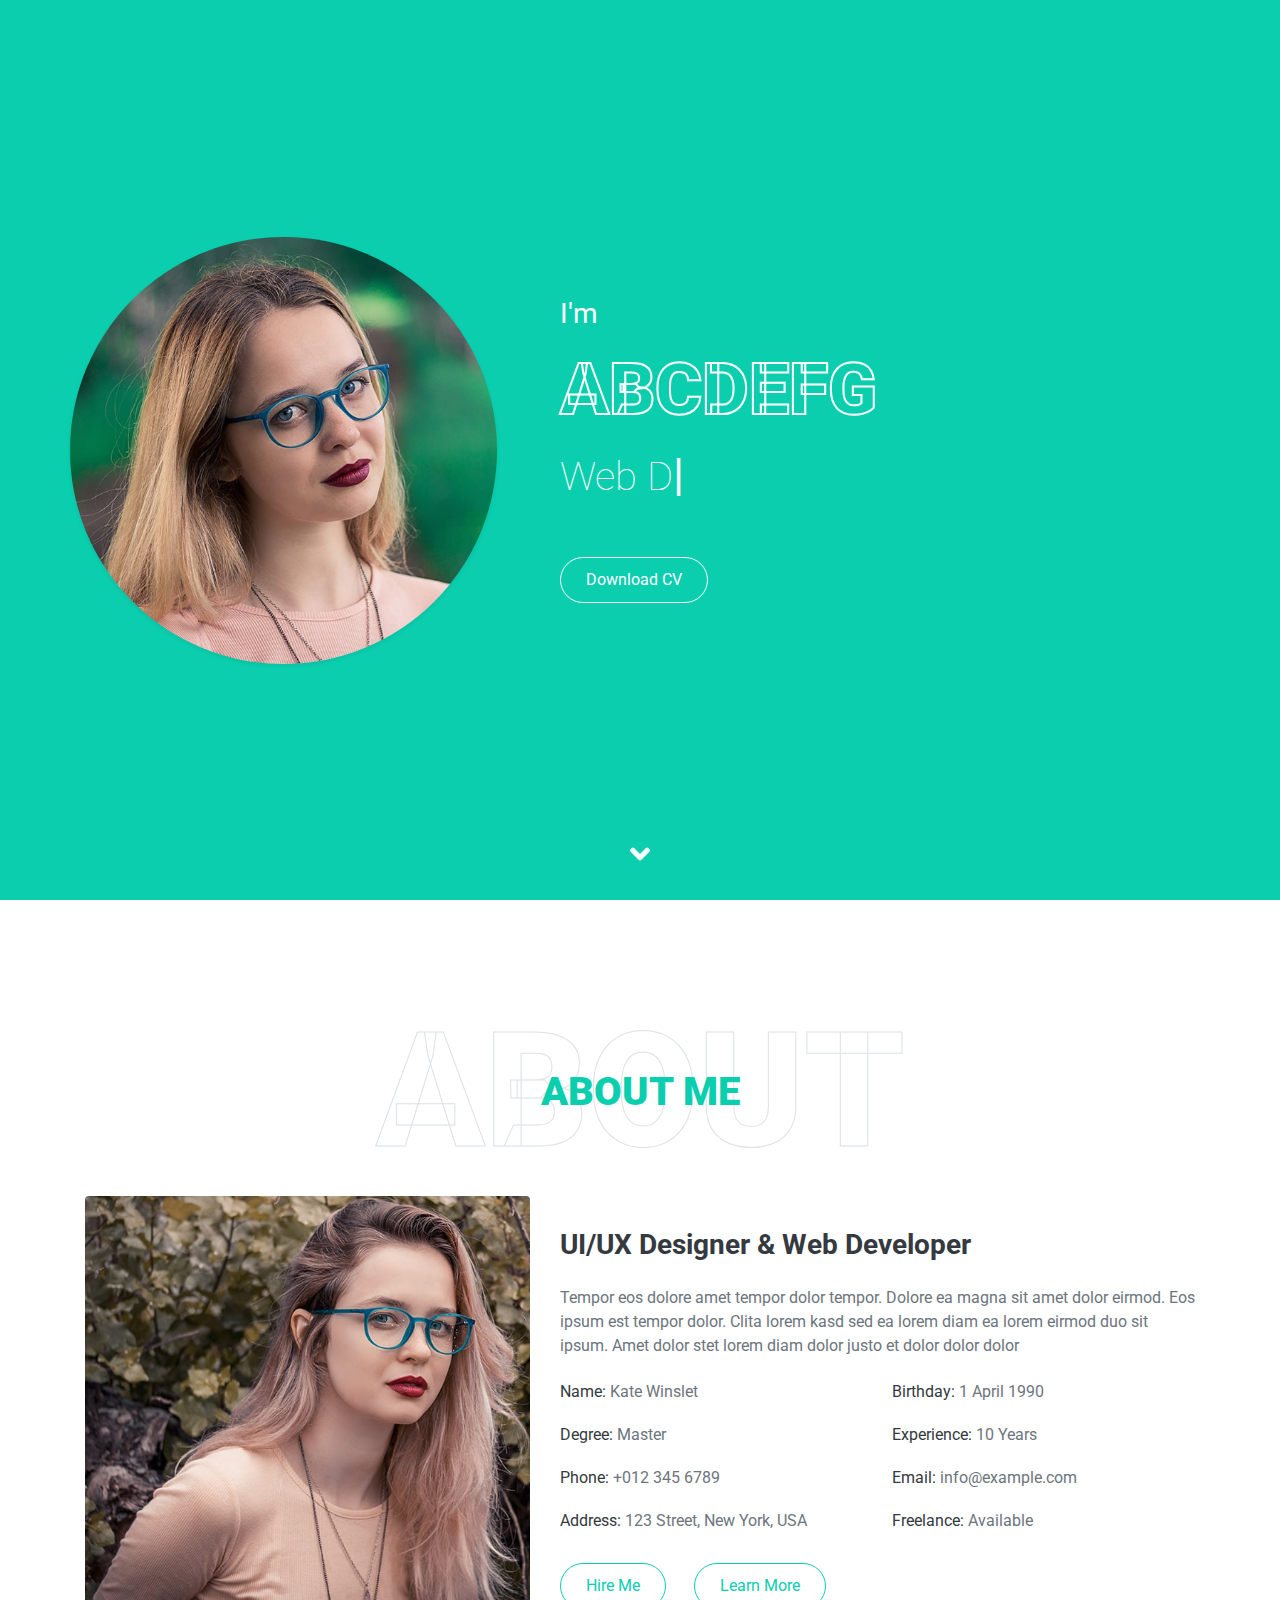
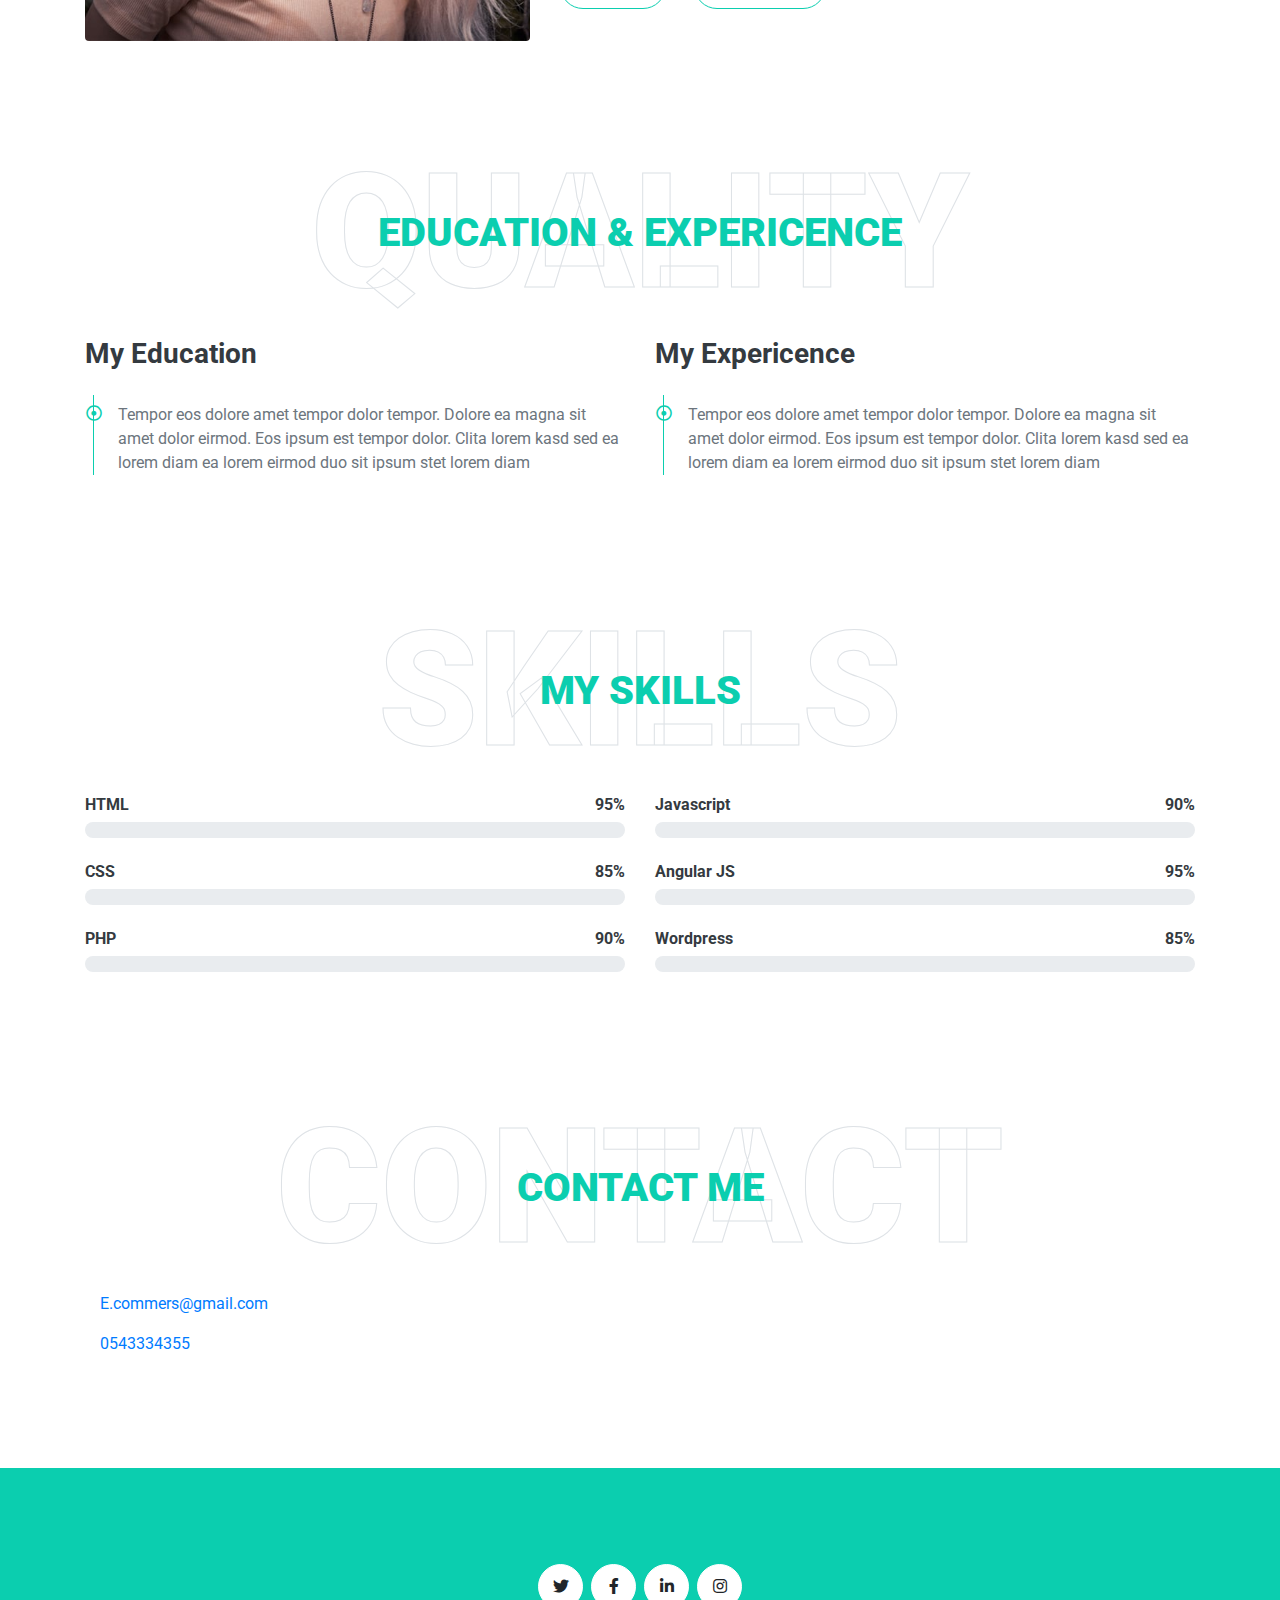
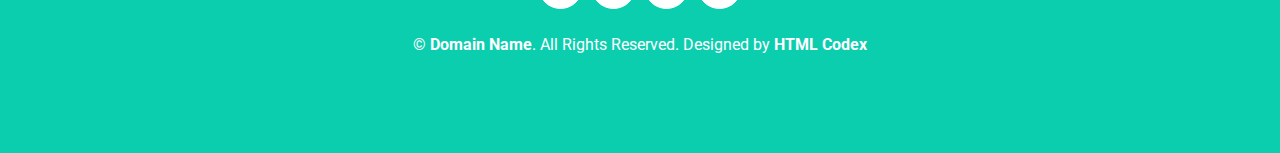
<file: freelancer-portfolio-template/index.html>
<!DOCTYPE html>
<html lang="en">

<head>
    <meta charset="utf-8">
    <title>FreeFolio - Freelancer Portfolio Template</title>
    <meta content="width=device-width, initial-scale=1.0" name="viewport">
    <meta content="Free HTML Templates" name="keywords">
    <meta content="Free HTML Templates" name="description">

    <!-- Favicon -->
    <link href="img/favicon.ico" rel="icon">

    <!-- Google Web Fonts -->
    <link rel="preconnect" href="https://fonts.gstatic.com">
    <link href="https://fonts.googleapis.com/css2?family=Roboto:wght@300;400;500;700;900&display=swap" rel="stylesheet">

    <!-- Font Awesome -->
    <link href="https://cdnjs.cloudflare.com/ajax/libs/font-awesome/5.10.0/css/all.min.css" rel="stylesheet">

    <!-- Libraries Stylesheet -->
    <link href="lib/owlcarousel/assets/owl.carousel.min.css" rel="stylesheet">
    <link href="lib/lightbox/css/lightbox.min.css" rel="stylesheet">

    <!-- Customized Bootstrap Stylesheet -->
    <link href="./css/style.css" rel="stylesheet">
</head>

<body data-spy="scroll" data-target=".navbar" data-offset="51">
    <!-- Navbar Start -->
    <nav class="navbar fixed-top shadow-sm navbar-expand-lg bg-light navbar-light py-3 py-lg-0 px-lg-5">
        <a href="index.html" class="navbar-brand ml-lg-3">
            <h1 class="m-0 display-5"><span class="text-primary">my</span>protfolio</h1>
        </a>
        <button type="button" class="navbar-toggler" data-toggle="collapse" data-target="#navbarCollapse">
            <span class="navbar-toggler-icon"></span>
        </button>
        <div class="collapse navbar-collapse px-lg-3" id="navbarCollapse">
            <div class="navbar-nav m-auto py-0">
                <a href="#home" class="nav-item nav-link active">Home</a>
                <a href="#about" class="nav-item nav-link">About</a>
                <a href="#qualification" class="nav-item nav-link">Quality</a>
                <a href="#skill" class="nav-item nav-link">Skill</a>
                <!--    <a href="#service" class="nav-item nav-link">Service</a>-->
                <!--<a href="#portfolio" class="nav-item nav-link">Portfolio</a>-->
                <a href="#contact" class="nav-item nav-link">Contact</a>
            </div>
            <a href="" class="btn btn-outline-primary d-none d-lg-block">LogOut</a>
        </div>
    </nav>
    <!-- Navbar End -->



    <!-- Header Start -->
    <div class="container-fluid bg-primary d-flex align-items-center mb-5 py-5" id="home" style="min-height: 100vh;">
        <div class="container">
            <div class="row align-items-center">
                <div class="col-lg-5 px-5 pl-lg-0 pb-5 pb-lg-0">
                    <img class="img-fluid w-100 rounded-circle shadow-sm" src="img/profile.jpg" alt="">
                </div>
                <div class="col-lg-7 text-center text-lg-left">
                    <h3 class="text-white font-weight-normal mb-3">I'm</h3>
                    <h1 id="fullName" class="display-3 text-uppercase text-primary mb-2" style="-webkit-text-stroke: 2px #ffffff;">
                        abcdefg</h1>
                    <h1 class="typed-text-output d-inline font-weight-lighter text-white"></h1>
                    <div class="typed-text d-none">Web Designer, Web Developer, Front End Developer, Apps Designer, Apps
                        Developer</div>
                    <div class="d-flex align-items-center justify-content-center justify-content-lg-start pt-5">
                        <a href="" class="btn btn-outline-light mr-5">Download CV</a>

                    </div>
                </div>
            </div>
        </div>
    </div>
    <!-- Header End -->


    <!-- About Start -->
    <div class="container-fluid py-5" id="about">
        <div class="container">
            <div class="position-relative d-flex align-items-center justify-content-center">
                <h1 class="display-1 text-uppercase text-white" style="-webkit-text-stroke: 1px #dee2e6;">About</h1>
                <h1 class="position-absolute text-uppercase text-primary">About Me</h1>
            </div>
            <div class="row align-items-center">
                <div class="col-lg-5 pb-4 pb-lg-0">
                    <img class="img-fluid rounded w-100" src="img/about.jpg" alt="">
                </div>
                <div class="col-lg-7">
                    <h3 class="mb-4">UI/UX Designer & Web Developer</h3>
                    <p>Tempor eos dolore amet tempor dolor tempor. Dolore ea magna sit amet dolor eirmod. Eos ipsum est
                        tempor dolor. Clita lorem kasd sed ea lorem diam ea lorem eirmod duo sit ipsum. Amet dolor stet
                        lorem diam dolor justo et dolor dolor dolor</p>
                    <div class="row mb-3">
                        <div class="col-sm-6 py-2">
                            <h6>Name: <span id="fullName" class="text-secondary">Kate Winslet</span></h6>
                        </div>
                        <div class="col-sm-6 py-2">
                            <h6>Birthday: <span id="birthdayInput" class="text-secondary">1 April 1990</span></h6>
                        </div>
                        <div class="col-sm-6 py-2">
                            <h6>Degree: <span id="degreeInput" class="text-secondary">Master</span></h6>
                        </div>
                        <div class="col-sm-6 py-2">
                            <h6>Experience: <span id="ExperienceInput"class="text-secondary">10 Years</span></h6>
                        </div>
                        <div class="col-sm-6 py-2">
                            <h6>Phone: <span id="PhoneInput" class="text-secondary">+012 345 6789</span></h6>
                        </div>
                        <div class="col-sm-6 py-2">
                            <h6>Email: <span id="EmailInput" class="text-secondary">info@example.com</span></h6>
                        </div>
                        <div class="col-sm-6 py-2">
                            <h6>Address: <span id="AddressInput" class="text-secondary">123 Street, New York, USA</span></h6>
                        </div>
                        <div class="col-sm-6 py-2">
                            <h6>Freelance: <span id="FreelanceInput" class="text-secondary">Available</span></h6>
                        </div>
                    </div>
                    <a href="" class="btn btn-outline-primary mr-4">Hire Me</a>
                    <a href="" class="btn btn-outline-primary">Learn More</a>
                </div>
            </div>
        </div>
    </div>
    <!-- About End -->


    <div class="position-relative d-flex align-items-center justify-content-center" id="qualification">
        <section id="extra-info">
            <div class="info-box" id="weather"></div>
         </section>
        </div>

        <div class="position-relative d-flex align-items-center justify-content-center" id="qualification">
            <section id="extra-info">
             </section>
            </div>

        <div class="position-relative d-flex align-items-center justify-content-center" id="qualification">
            <section id="extra-info">
                 <div class="info-box" id="exchange"></div>
            </section>
            </div>


    <!-- Qualification Start -->
    <div class="container-fluid py-5" id="qualification">
        <div class="container">
            <div class="position-relative d-flex align-items-center justify-content-center">
                <h1 class="display-1 text-uppercase text-white" style="-webkit-text-stroke: 1px #dee2e6;">Quality</h1>
                <h1 class="position-absolute text-uppercase text-primary">Education & Expericence</h1>
            </div>
            <div class="row align-items-center">
                <div class="col-lg-6">
                    <h3 class="mb-4">My Education</h3>
                    <div class="border-left border-primary pt-2 pl-4 ml-2">
                        <div class="position-relative mb-4">
                            <i class="far fa-dot-circle text-primary position-absolute"
                                style="top: 2px; left: -32px;"></i>
                            <p>Tempor eos dolore amet tempor dolor tempor. Dolore ea magna sit amet dolor eirmod. Eos
                                ipsum est tempor dolor. Clita lorem kasd sed ea lorem diam ea lorem eirmod duo sit ipsum
                                stet lorem diam</p>
                        </div>
                    </div>
                </div>
                <div class="col-lg-6">
                    <h3 class="mb-4">My Expericence</h3>
                    <div class="border-left border-primary pt-2 pl-4 ml-2">
                        <div class="position-relative mb-4">
                            <i class="far fa-dot-circle text-primary position-absolute"
                                style="top: 2px; left: -32px;"></i>

                            <p>Tempor eos dolore amet tempor dolor tempor. Dolore ea magna sit amet dolor eirmod. Eos
                                ipsum est tempor dolor. Clita lorem kasd sed ea lorem diam ea lorem eirmod duo sit ipsum
                                stet lorem diam</p>
                        </div>
                    </div>
                </div>
            </div>
        </div>
    </div>
    <!-- Qualification End -->


    <!-- Skill Start -->
    <div class="container-fluid py-5" id="skill">
        <div class="container">
            <div class="position-relative d-flex align-items-center justify-content-center">
                <h1 class="display-1 text-uppercase text-white" style="-webkit-text-stroke: 1px #dee2e6;">Skills</h1>
                <h1 class="position-absolute text-uppercase text-primary">My Skills</h1>
            </div>
            <div class="row align-items-center">
                <div class="col-md-6">
                    <div class="skill mb-4">
                        <div class="d-flex justify-content-between">
                            <h6 class="font-weight-bold">HTML</h6>
                            <h6 class="font-weight-bold">95%</h6>
                        </div>
                        <div class="progress">
                            <div class="progress-bar bg-primary" role="progressbar" aria-valuenow="95" aria-valuemin="0"
                                aria-valuemax="100"></div>
                        </div>
                    </div>
                    <div class="skill mb-4">
                        <div class="d-flex justify-content-between">
                            <h6 class="font-weight-bold">CSS</h6>
                            <h6 class="font-weight-bold">85%</h6>
                        </div>
                        <div class="progress">
                            <div class="progress-bar bg-warning" role="progressbar" aria-valuenow="85" aria-valuemin="0"
                                aria-valuemax="100"></div>
                        </div>
                    </div>
                    <div class="skill mb-4">
                        <div class="d-flex justify-content-between">
                            <h6 class="font-weight-bold">PHP</h6>
                            <h6 class="font-weight-bold">90%</h6>
                        </div>
                        <div class="progress">
                            <div class="progress-bar bg-danger" role="progressbar" aria-valuenow="90" aria-valuemin="0"
                                aria-valuemax="100"></div>
                        </div>
                    </div>
                </div>
                <div class="col-md-6">
                    <div class="skill mb-4">
                        <div class="d-flex justify-content-between">
                            <h6 class="font-weight-bold">Javascript</h6>
                            <h6 class="font-weight-bold">90%</h6>
                        </div>
                        <div class="progress">
                            <div class="progress-bar bg-danger" role="progressbar" aria-valuenow="90" aria-valuemin="0"
                                aria-valuemax="100"></div>
                        </div>
                    </div>
                    <div class="skill mb-4">
                        <div class="d-flex justify-content-between">
                            <h6 class="font-weight-bold">Angular JS</h6>
                            <h6 class="font-weight-bold">95%</h6>
                        </div>
                        <div class="progress">
                            <div class="progress-bar bg-dark" role="progressbar" aria-valuenow="95" aria-valuemin="0"
                                aria-valuemax="100"></div>
                        </div>
                    </div>
                    <div class="skill mb-4">
                        <div class="d-flex justify-content-between">
                            <h6 class="font-weight-bold">Wordpress</h6>
                            <h6 class="font-weight-bold">85%</h6>
                        </div>
                        <div class="progress">
                            <div class="progress-bar bg-info" role="progressbar" aria-valuenow="85" aria-valuemin="0"
                                aria-valuemax="100"></div>
                        </div>
                    </div>
                </div>
            </div>
        </div>
    </div>
    <!-- Skill End -->





    <!-- Contact Start -->
    <div class="container-fluid py-5" id="contact">
        <div class="container">
            <div class="position-relative d-flex align-items-center justify-content-center">
                <h1 class="display-1 text-uppercase text-white" style="-webkit-text-stroke: 1px #dee2e6;">Contact</h1>
                <h1 class="position-absolute text-uppercase text-primary">Contact Me</h1>
            </div>
            <div style="padding-left: 15px;">
                <p>
                    <a href="E.commers@gmail.com" style="color: #007bff; text-decoration: none;">E.commers@gmail.com</a>
                </p>
                <p>
                    <a href="tel:0543334355" style="color: #007bff; text-decoration: none;">0543334355</a>
                </p>
            </div>
            <!-- Contact End 
            <div class="row justify-content-center">
                <div class="col-lg-8">
                    <div class="contact-form text-center">
                        <div id="success"></div>
                        <form name="sentMessage" id="contactForm" novalidate="novalidate">
                            <div class="form-row">
                                <div class="control-group col-sm-6">
                                    <input type="text" class="form-control p-4" id="name" placeholder="Your Name"
                                        required="required" data-validation-required-message="Please enter your name" />
                                    <p class="help-block text-danger"></p>
                                </div>
                                <div class="control-group col-sm-6">
                                    <input type="email" class="form-control p-4" id="email" placeholder="Your Email"
                                        required="required"
                                        data-validation-required-message="Please enter your email" />
                                    <p class="help-block text-danger"></p>
                                </div>
                            </div>
                            <div class="control-group">
                                <input type="text" class="form-control p-4" id="subject" placeholder="Subject"
                                    required="required" data-validation-required-message="Please enter a subject" />
                                <p class="help-block text-danger"></p>
                            </div>
                            <div class="control-group">
                                <textarea class="form-control py-3 px-4" rows="5" id="message" placeholder="Message"
                                    required="required"
                                    data-validation-required-message="Please enter your message"></textarea>
                                <p class="help-block text-danger"></p>
                            </div>
                            <div>
                                <button class="btn btn-outline-primary" type="submit" id="sendMessageButton">Send
                                    Message</button>
                            </div>
                        </form>
                    </div>
                </div>
            </div>
            Contact End -->
        </div>
    </div>
    <!-- Contact End -->


    <!-- Footer Start -->
    <div class="container-fluid bg-primary text-white mt-5 py-5 px-sm-3 px-md-5">
        <div class="container text-center py-5">
            <div class="d-flex justify-content-center mb-4">
                <a class="btn btn-light btn-social mr-2" href="#"><i class="fab fa-twitter"></i></a>
                <a class="btn btn-light btn-social mr-2" href="#"><i class="fab fa-facebook-f"></i></a>
                <a class="btn btn-light btn-social mr-2" href="#"><i class="fab fa-linkedin-in"></i></a>
                <a class="btn btn-light btn-social" href="#"><i class="fab fa-instagram"></i></a>
            </div>

            <p class="m-0">&copy; <a class="text-white font-weight-bold" href="#">Domain Name</a>. All Rights Reserved.
                Designed by <a class="text-white font-weight-bold" href="https://htmlcodex.com">HTML Codex</a>
            </p>
        </div>
    </div>
    <!-- Footer End -->

    <!-- Scroll to Bottom -->
    <i class="fa fa-2x fa-angle-down text-white scroll-to-bottom"></i>

    <!-- Back to Top -->
    <a href="#" class="btn btn-outline-dark px-0 back-to-top"><i class="fa fa-angle-double-up"></i></a>


    <!-- JavaScript Libraries -->
    <script src="https://code.jquery.com/jquery-3.4.1.min.js"></script>
    <script src="https://stackpath.bootstrapcdn.com/bootstrap/4.4.1/js/bootstrap.bundle.min.js"></script>
    <script src="lib/typed/typed.min.js"></script>
    <script src="lib/easing/easing.min.js"></script>
    <script src="lib/waypoints/waypoints.min.js"></script>
    <script src="lib/owlcarousel/owl.carousel.min.js"></script>
    <script src="lib/isotope/isotope.pkgd.min.js"></script>
    <script src="lib/lightbox/js/lightbox.min.js"></script>

    <!-- Contact Javascript File -->
    <script src="mail/jqBootstrapValidation.min.js"></script>
    <script src="mail/contact.js"></script>

    <!-- Template Javascript -->
    <script src="js/main.js"></script>
</body>

</html>



<!-- Services Start
    <div class="container-fluid pt-5" id="service">
        <div class="container">
            <div class="position-relative d-flex align-items-center justify-content-center">
                <h1 class="display-1 text-uppercase text-white" style="-webkit-text-stroke: 1px #dee2e6;">Service</h1>
                <h1 class="position-absolute text-uppercase text-primary">My Services</h1>
            </div>
            <div class="row pb-3">
                <div class="col-lg-4 col-md-6 text-center mb-5">
                    <div class="d-flex align-items-center justify-content-center mb-4">
                        <i class="fa fa-2x fa-laptop service-icon bg-primary text-white mr-3"></i>
                        <h4 class="font-weight-bold m-0">Web Design</h4>
                    </div>
                    <p>Justo sit justo eos amet tempor amet clita amet ipsum eos elitr. Amet lorem lorem lorem est amet
                        labore eirmod erat clita</p>
                    <a class="border-bottom border-primary text-decoration-none" href="">Read More</a>
                </div>
                <div class="col-lg-4 col-md-6 text-center mb-5">
                    <div class="d-flex align-items-center justify-content-center mb-4">
                        <i class="fa fa-2x fa-laptop-code service-icon bg-primary text-white mr-3"></i>
                        <h4 class="font-weight-bold m-0">Web Development</h4>
                    </div>
                    <p>Justo sit justo eos amet tempor amet clita amet ipsum eos elitr. Amet lorem lorem lorem est amet
                        labore eirmod erat clita</p>
                    <a class="border-bottom border-primary text-decoration-none" href="">Read More</a>
                </div>
                <div class="col-lg-4 col-md-6 text-center mb-5">
                    <div class="d-flex align-items-center justify-content-center mb-4">
                        <i class="fab fa-2x fa-android service-icon bg-primary text-white mr-3"></i>
                        <h4 class="font-weight-bold m-0">Apps Design</h4>
                    </div>
                    <p>Justo sit justo eos amet tempor amet clita amet ipsum eos elitr. Amet lorem lorem lorem est amet
                        labore eirmod erat clita</p>
                    <a class="border-bottom border-primary text-decoration-none" href="">Read More</a>
                </div>
                <div class="col-lg-4 col-md-6 text-center mb-5">
                    <div class="d-flex align-items-center justify-content-center mb-4">
                        <i class="fab fa-2x fa-apple service-icon bg-primary text-white mr-3"></i>
                        <h4 class="font-weight-bold m-0">Apps Development</h4>
                    </div>
                    <p>Justo sit justo eos amet tempor amet clita amet ipsum eos elitr. Amet lorem lorem lorem est amet
                        labore eirmod erat clita</p>
                    <a class="border-bottom border-primary text-decoration-none" href="">Read More</a>
                </div>
                <div class="col-lg-4 col-md-6 text-center mb-5">
                    <div class="d-flex align-items-center justify-content-center mb-4">
                        <i class="fa fa-2x fa-search service-icon bg-primary text-white mr-3"></i>
                        <h4 class="font-weight-bold m-0">SEO</h4>
                    </div>
                    <p>Justo sit justo eos amet tempor amet clita amet ipsum eos elitr. Amet lorem lorem lorem est amet
                        labore eirmod erat clita</p>
                    <a class="border-bottom border-primary text-decoration-none" href="">Read More</a>
                </div>
                <div class="col-lg-4 col-md-6 text-center mb-5">
                    <div class="d-flex align-items-center justify-content-center mb-4">
                        <i class="fa fa-2x fa-edit service-icon bg-primary text-white mr-3"></i>
                        <h4 class="font-weight-bold m-0">Content Creating</h4>
                    </div>
                    <p>Justo sit justo eos amet tempor amet clita amet ipsum eos elitr. Amet lorem lorem lorem est amet
                        labore eirmod erat clita</p>
                    <a class="border-bottom border-primary text-decoration-none" href="">Read More</a>
                </div>
            </div>
        </div>
    </div>
     Services End -->


<!-- Portfolio Start 
    <div class="container-fluid pt-5 pb-3" id="portfolio">
        <div class="container">
            <div class="position-relative d-flex align-items-center justify-content-center">
                <h1 class="display-1 text-uppercase text-white" style="-webkit-text-stroke: 1px #dee2e6;">Gallery</h1>
                <h1 class="position-absolute text-uppercase text-primary">My Portfolio</h1>
            </div>
            <div class="row">
                <div class="col-12 text-center mb-2">
                    <ul class="list-inline mb-4" id="portfolio-flters">
                        <li class="btn btn-sm btn-outline-primary m-1 active" data-filter="*">All</li>
                        <li class="btn btn-sm btn-outline-primary m-1" data-filter=".first">Design</li>
                        <li class="btn btn-sm btn-outline-primary m-1" data-filter=".second">Development</li>
                        <li class="btn btn-sm btn-outline-primary m-1" data-filter=".third">Marketing</li>
                    </ul>
                </div>
            </div>
            <div class="row portfolio-container">
                <div class="col-lg-4 col-md-6 mb-4 portfolio-item first">
                    <div class="position-relative overflow-hidden mb-2">
                        <img class="img-fluid rounded w-100" src="img/portfolio-1.jpg" alt="">
                        <div class="portfolio-btn bg-primary d-flex align-items-center justify-content-center">
                            <a href="img/portfolio-1.jpg" data-lightbox="portfolio">
                                <i class="fa fa-plus text-white" style="font-size: 60px;"></i>
                            </a>
                        </div>
                    </div>
                </div>
                <div class="col-lg-4 col-md-6 mb-4 portfolio-item second">
                    <div class="position-relative overflow-hidden mb-2">
                        <img class="img-fluid rounded w-100" src="img/portfolio-2.jpg" alt="">
                        <div class="portfolio-btn bg-primary d-flex align-items-center justify-content-center">
                            <a href="img/portfolio-2.jpg" data-lightbox="portfolio">
                                <i class="fa fa-plus text-white" style="font-size: 60px;"></i>
                            </a>
                        </div>
                    </div>
                </div>
                <div class="col-lg-4 col-md-6 mb-4 portfolio-item third">
                    <div class="position-relative overflow-hidden mb-2">
                        <img class="img-fluid rounded w-100" src="img/portfolio-3.jpg" alt="">
                        <div class="portfolio-btn bg-primary d-flex align-items-center justify-content-center">
                            <a href="img/portfolio-3.jpg" data-lightbox="portfolio">
                                <i class="fa fa-plus text-white" style="font-size: 60px;"></i>
                            </a>
                        </div>
                    </div>
                </div>
                <div class="col-lg-4 col-md-6 mb-4 portfolio-item first">
                    <div class="position-relative overflow-hidden mb-2">
                        <img class="img-fluid rounded w-100" src="img/portfolio-4.jpg" alt="">
                        <div class="portfolio-btn bg-primary d-flex align-items-center justify-content-center">
                            <a href="img/portfolio-4.jpg" data-lightbox="portfolio">
                                <i class="fa fa-plus text-white" style="font-size: 60px;"></i>
                            </a>
                        </div>
                    </div>
                </div>
                <div class="col-lg-4 col-md-6 mb-4 portfolio-item second">
                    <div class="position-relative overflow-hidden mb-2">
                        <img class="img-fluid rounded w-100" src="img/portfolio-5.jpg" alt="">
                        <div class="portfolio-btn bg-primary d-flex align-items-center justify-content-center">
                            <a href="img/portfolio-5.jpg" data-lightbox="portfolio">
                                <i class="fa fa-plus text-white" style="font-size: 60px;"></i>
                            </a>
                        </div>
                    </div>
                </div>
                <div class="col-lg-4 col-md-6 mb-4 portfolio-item third">
                    <div class="position-relative overflow-hidden mb-2">
                        <img class="img-fluid rounded w-100" src="img/portfolio-6.jpg" alt="">
                        <div class="portfolio-btn bg-primary d-flex align-items-center justify-content-center">
                            <a href="img/portfolio-6.jpg" data-lightbox="portfolio">
                                <i class="fa fa-plus text-white" style="font-size: 60px;"></i>
                            </a>
                        </div>
                    </div>
                </div>
            </div>
        </div>
    </div>
     Portfolio End -->
</file>
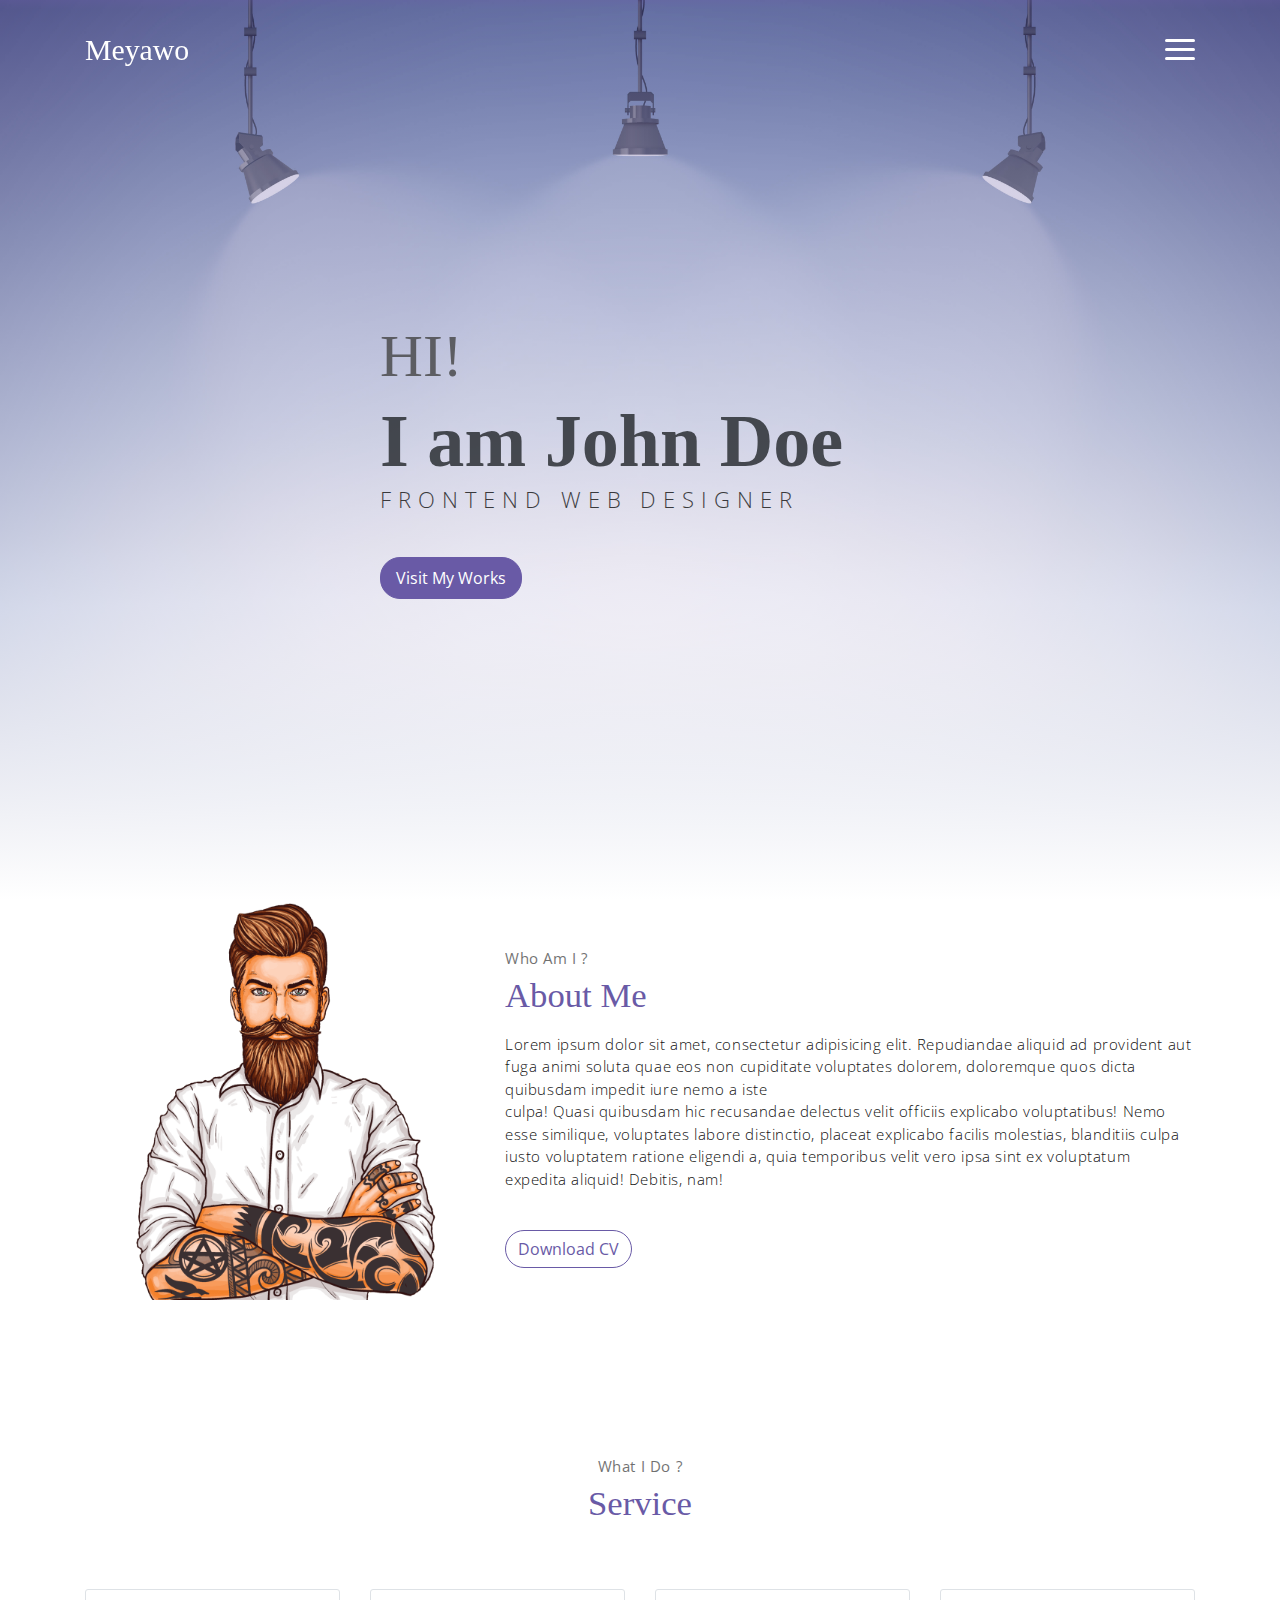
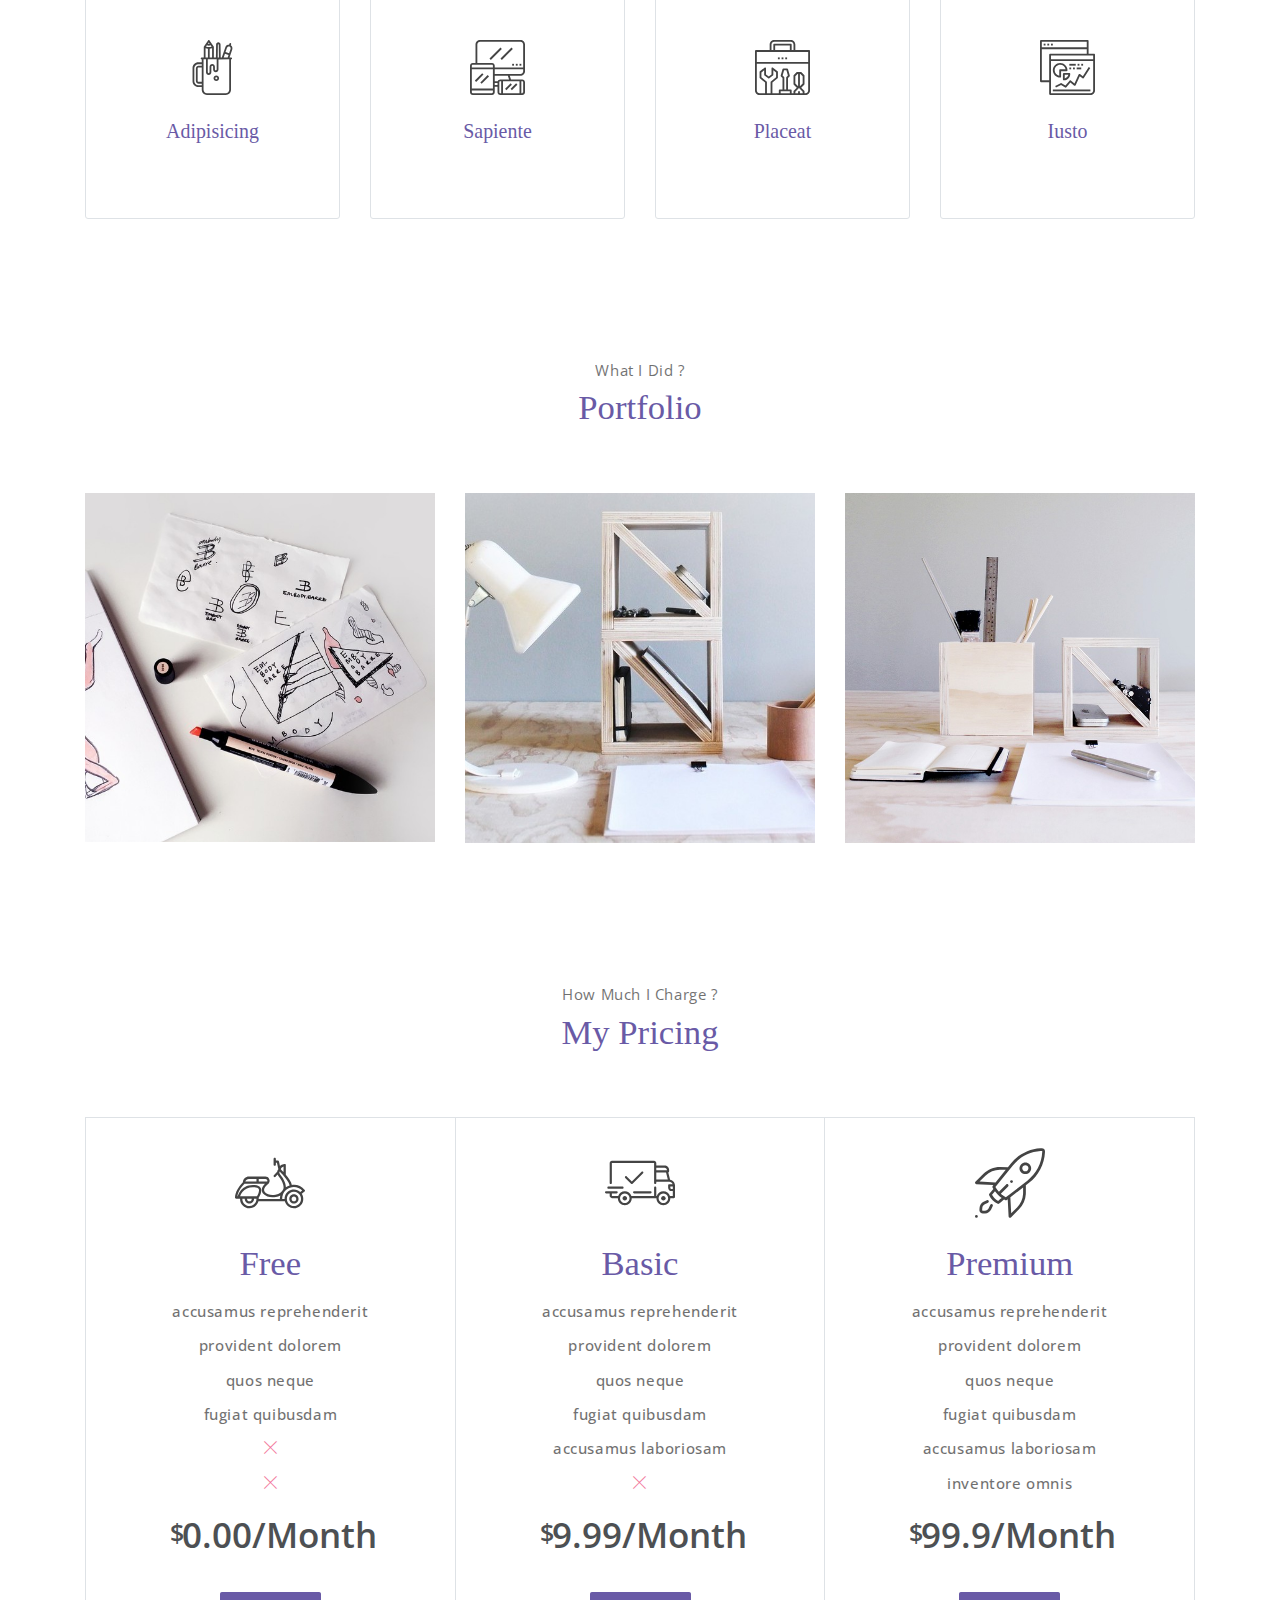
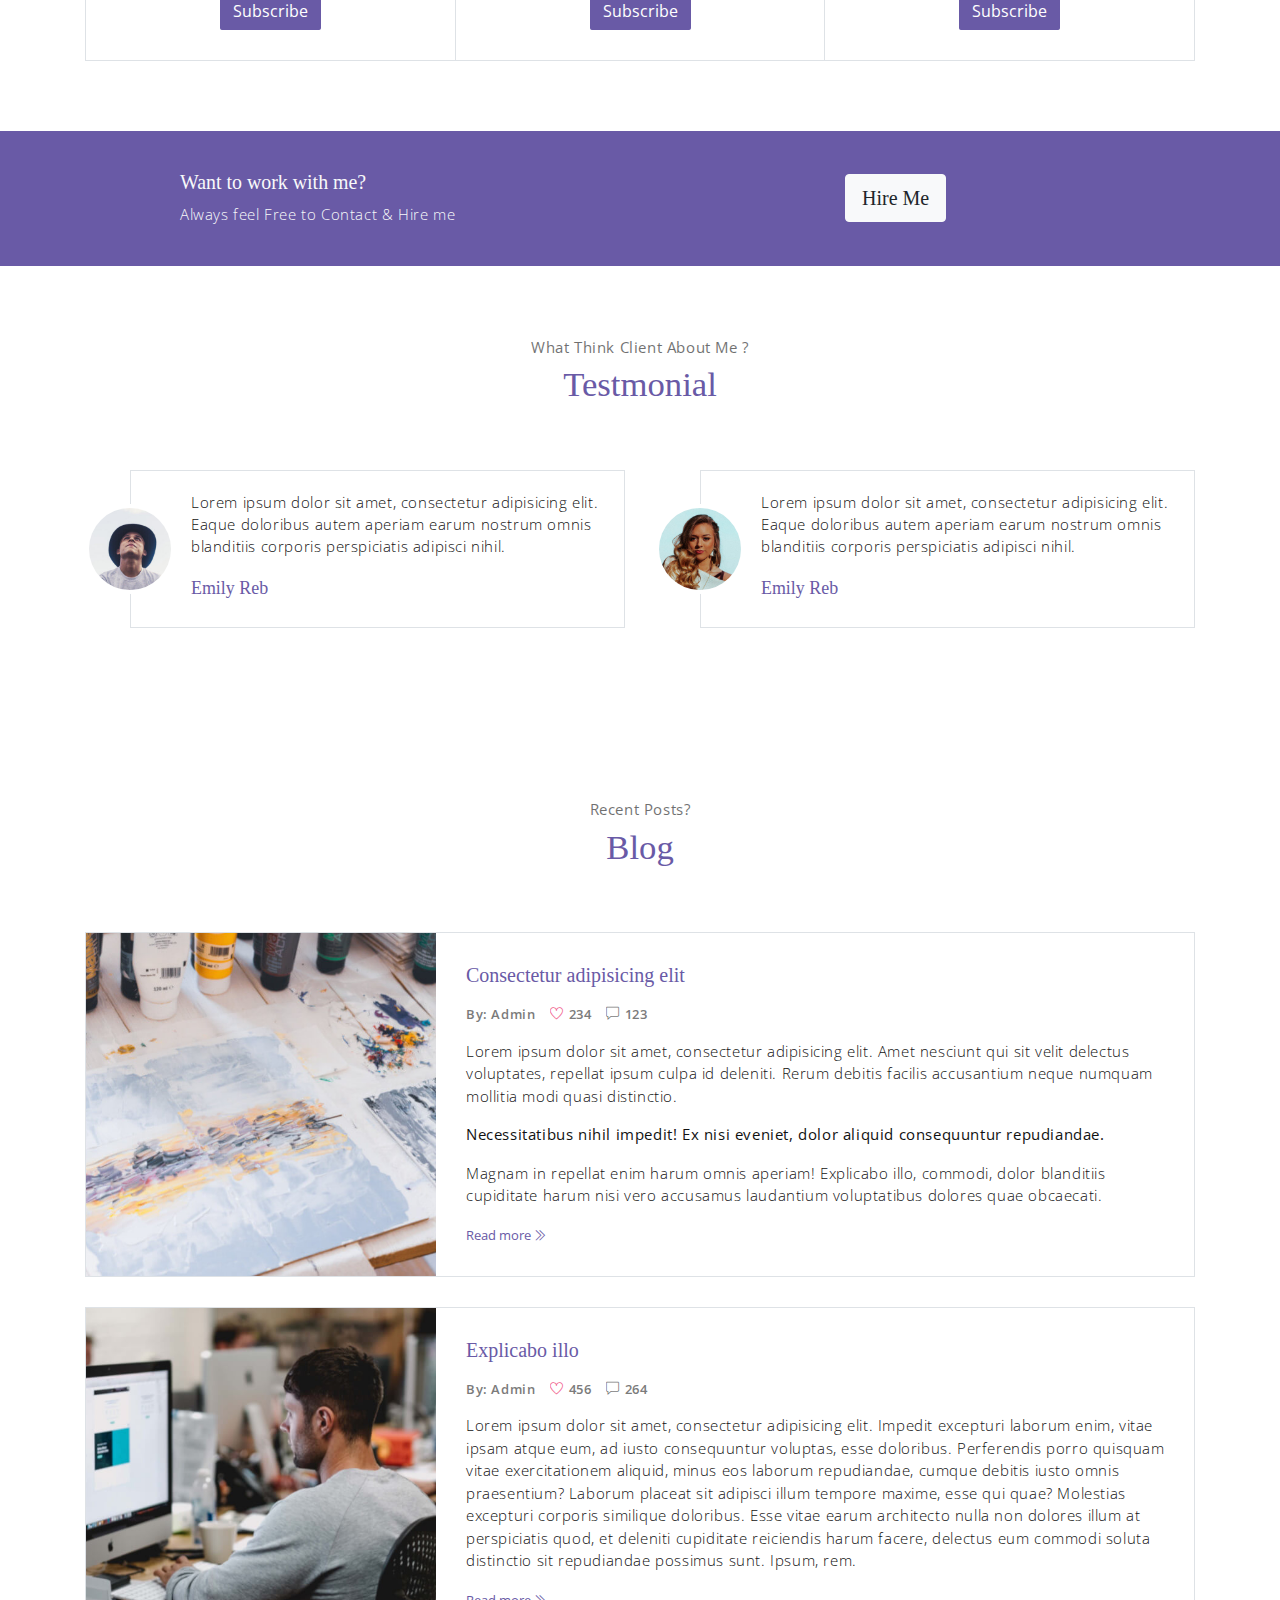
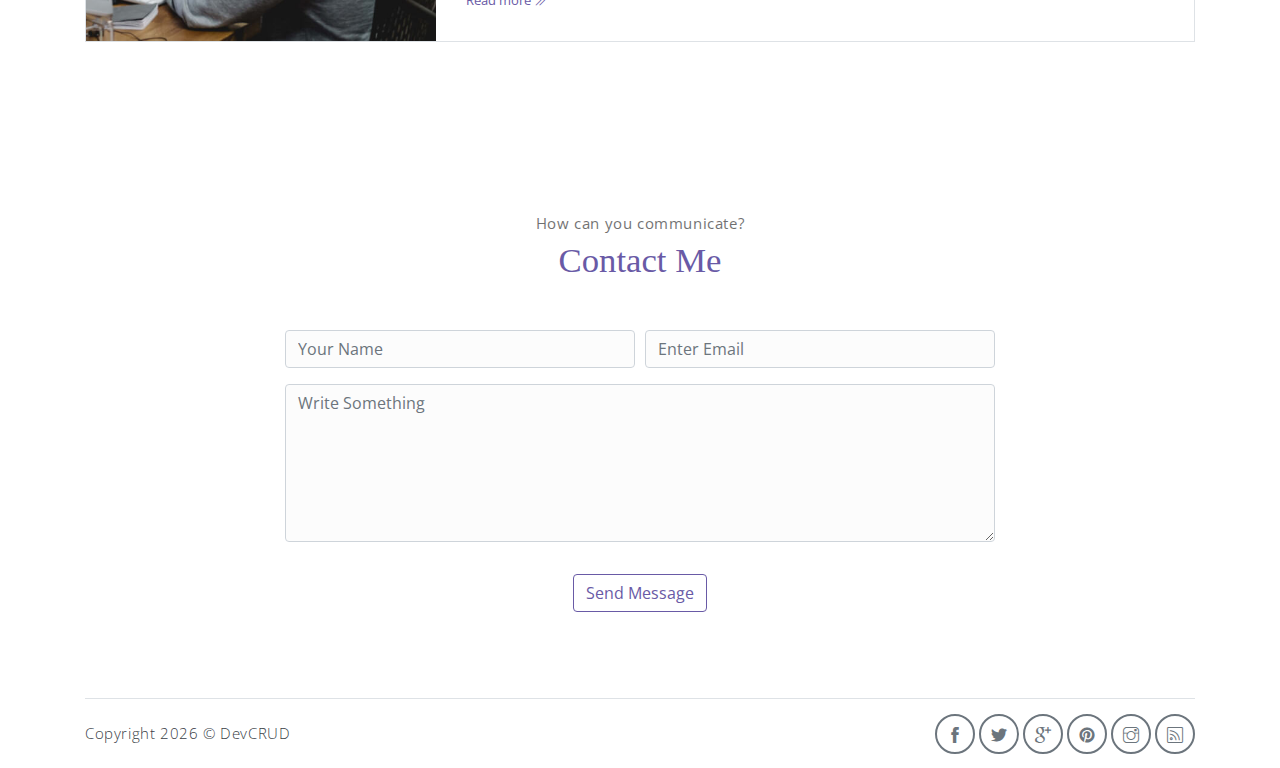
<file: meyawo/public_html/index.html>
<!DOCTYPE html>
<html lang="en">
<head>
	<meta charset="utf-8">
    <meta name="viewport" content="width=device-width, initial-scale=1, shrink-to-fit=no">
    <meta name="description" content="Start your development with Meyawo landing page.">
    <meta name="author" content="Devcrud">
    <title>Meyawo Landing page | Free Bootstrap 4.3.x landing page</title>
    <!-- font icons -->
    <link rel="stylesheet" href="assets/vendors/themify-icons/css/themify-icons.css">
    <!-- Bootstrap + Meyawo main styles -->
	<link rel="stylesheet" href="assets/css/meyawo.css">
</head>
<body data-spy="scroll" data-target=".navbar" data-offset="40" id="home">

    <!-- Page Navbar -->
    <nav class="custom-navbar" data-spy="affix" data-offset-top="20">
        <div class="container">
            <a class="logo" href="#">Meyawo</a>         
            <ul class="nav">
                <li class="item">
                    <a class="link" href="#home">Home</a>
                </li>
                <li class="item">
                    <a class="link" href="#about">About</a>
                </li>
                <li class="item">
                    <a class="link" href="#portfolio">Portfolio</a>
                </li>
                <li class="item">
                    <a class="link" href="#testmonial">Testmonial</a>
                </li>
                <li class="item">
                    <a class="link" href="#blog">Blog</a>
                </li>
                <li class="item">
                    <a class="link" href="#contact">Contact</a>
                </li>
                <li class="item ml-md-3">
                    <a href="components.html" class="btn btn-primary">Components</a>
                </li>
            </ul>
            <a href="javascript:void(0)" id="nav-toggle" class="hamburger hamburger--elastic">
                <div class="hamburger-box">
                  <div class="hamburger-inner"></div>
                </div>
            </a>
        </div>          
    </nav><!-- End of Page Navbar -->

    <!-- page header -->
    <header id="home" class="header">
        <div class="overlay"></div>
        <div class="header-content container">
            <h1 class="header-title">
                <span class="up">HI!</span>
                <span class="down">I am John Doe</span>
            </h1>
            <p class="header-subtitle">FRONTEND WEB DESIGNER</p>            

            <button class="btn btn-primary">Visit My Works</button>
        </div>              
    </header><!-- end of page header -->

    <!-- about section -->
    <section class="section pt-0" id="about">
        <!-- container -->
        <div class="container text-center">
            <!-- about wrapper -->
            <div class="about">
                <div class="about-img-holder">
                    <img src="assets/imgs/man.png" class="about-img" alt="Download free bootstrap 4 landing page, free boootstrap 4 templates, Download free bootstrap 4.1 landing page, free boootstrap 4.1.1 templates, meyawo Landing page">
                </div>
                <div class="about-caption">
                    <p class="section-subtitle">Who Am I ?</p>
                    <h2 class="section-title mb-3">About Me</h2>
                    <p>
                        Lorem ipsum dolor sit amet, consectetur adipisicing elit. Repudiandae aliquid ad provident aut fuga animi soluta quae eos non cupiditate voluptates dolorem, doloremque quos dicta quibusdam impedit iure nemo a iste 
                        <br>culpa! Quasi quibusdam hic recusandae delectus velit officiis explicabo voluptatibus! Nemo esse similique, voluptates labore distinctio, placeat explicabo facilis molestias, blanditiis culpa iusto voluptatem ratione eligendi a, quia temporibus velit vero ipsa sint ex voluptatum expedita aliquid! Debitis, nam!              
                    </p>
                    <button class="btn-rounded btn btn-outline-primary mt-4">Download CV</button>
                </div>              
            </div><!-- end of about wrapper -->
        </div><!-- end of container -->
    </section> <!-- end of about section -->

    <!-- service section -->
    <section class="section" id="service">
        <div class="container text-center">
            <p class="section-subtitle">What I Do ?</p>
            <h6 class="section-title mb-6">Service</h6>
            <!-- row -->
            <div class="row">
                <div class="col-md-6 col-lg-3">
                    <div class="service-card">
                        <div class="body">
                            <img src="assets/imgs/pencil-case.svg" alt="Download free bootstrap 4 landing page, free boootstrap 4 templates, Download free bootstrap 4.1 landing page, free boootstrap 4.1.1 templates, meyawo Landing page" class="icon">
                            <h6 class="title">Adipisicing</h6>
                            <p class="subtitle">Labore velit culpa adipisci excepturi consequuntur itaque in nam molestias dolorem iste quod.</p>
                        </div>
                    </div>
                </div>
                <div class="col-md-6 col-lg-3">
                    <div class="service-card">
                        <div class="body">
                            <img src="assets/imgs/responsive.svg" alt="Download free bootstrap 4 landing page, free boootstrap 4 templates, Download free bootstrap 4.1 landing page, free boootstrap 4.1.1 templates, meyawo Landing page" class="icon">
                            <h6 class="title">Sapiente</h6>
                            <p class="subtitle">Labore velit culpa adipisci excepturi consequuntur itaque in nam molestias dolorem iste quod.</p>
                        </div>
                    </div>
                </div>
                <div class="col-md-6 col-lg-3">
                    <div class="service-card">
                        <div class="body">
                            <img src="assets/imgs/toolbox.svg" alt="Download free bootstrap 4 landing page, free boootstrap 4 templates, Download free bootstrap 4.1 landing page, free boootstrap 4.1.1 templates, meyawo Landing page" class="icon">
                            <h6 class="title">Placeat</h6>
                            <p class="subtitle">Labore velit culpa adipisci excepturi consequuntur itaque in nam molestias dolorem iste quod.</p>
                        </div>
                    </div>
                </div>
                <div class="col-md-6 col-lg-3">
                    <div class="service-card">
                        <div class="body">
                            <img src="assets/imgs/analytics.svg" alt="Download free bootstrap 4 landing page, free boootstrap 4 templates, Download free bootstrap 4.1 landing page, free boootstrap 4.1.1 templates, meyawo Landing page" class="icon">
                            <h6 class="title">Iusto</h6>
                            <p class="subtitle">Labore velit culpa adipisci excepturi consequuntur itaque in nam molestias dolorem iste quod.</p>
                        </div>
                    </div>
                </div>
            </div><!-- end of row -->
        </div>
    </section><!-- end of service section -->

    <!-- portfolio section -->
    <section class="section" id="portfolio">
        <div class="container text-center">
            <p class="section-subtitle">What I Did ?</p>
            <h6 class="section-title mb-6">Portfolio</h6>
            <!-- row -->
            <div class="row">
                <div class="col-md-4">
                    <a href="#" class="portfolio-card">
                        <img src="assets/imgs/folio-1.jpg" class="portfolio-card-img" alt="Download free bootstrap 4 landing page, free boootstrap 4 templates, Download free bootstrap 4.1 landing page, free boootstrap 4.1.1 templates, meyawo Landing page">    
                        <span class="portfolio-card-overlay">
                            <span class="portfolio-card-caption">
                                <h4>Web Designing</h5>
                                <p class="font-weight-normal">Category: Web Templates</p>
                            </span>                         
                        </span>                     
                    </a>
                </div>
                <div class="col-md-4">
                    <a href="#" class="portfolio-card">
                        <img class="portfolio-card-img" src="assets/imgs/folio-2.jpg" class="img-responsive rounded" alt="Download free bootstrap 4 landing page, free boootstrap 4 templates, Download free bootstrap 4.1 landing page, free boootstrap 4.1.1 templates, meyawo Landing page">
                        <span class="portfolio-card-overlay">
                            <span class="portfolio-card-caption">
                                <h4>Web Designing</h5>
                                <p class="font-weight-normal">Category: Web Templates</p>
                            </span>                         
                        </span>                         
                    </a>
                </div>
                <div class="col-md-4">
                    <a href="#" class="portfolio-card">
                        <img class="portfolio-card-img" src="assets/imgs/folio-3.jpg" class="img-responsive rounded" alt="Download free bootstrap 4 landing page, free boootstrap 4 templates, Download free bootstrap 4.1 landing page, free boootstrap 4.1.1 templates, meyawo Landing page">    
                        <span class="portfolio-card-overlay">
                            <span class="portfolio-card-caption">
                                <h4>Web Designing</h5>
                                <p class="font-weight-normal">Category: Web Templates</p>
                            </span>                         
                        </span>                     
                    </a>
                </div>
            </div><!-- end of row -->
        </div><!-- end of container -->
    </section> <!-- end of portfolio section -->

    <!-- pricing section -->
    <section class="section" id="pricing">
        <div class="container text-center">
            <p class="section-subtitle">How Much I Charge ?</p>
            <h6 class="section-title mb-6">My Pricing</h6>
            <!-- row -->
            <div class="pricing-wrapper">
                <div class="pricing-card">
                    <div class="pricing-card-header">
                        <img class="pricing-card-icon" src="assets/imgs/scooter.svg" alt="Download free bootstrap 4 landing page, free boootstrap 4 templates, Download free bootstrap 4.1 landing page, free boootstrap 4.1.1 templates, meyawo Landing page">
                    </div>
                    <div class="pricing-card-body">
                        <h6 class="pricing-card-title">Free</h6>
                        <div class="pricing-card-list">
                            <p>accusamus reprehenderit</p>
                            <p>provident dolorem </p>
                            <p>quos neque</p>
                            <p>fugiat quibusdam</p>
                            <p><i class="ti-close"></i></p>
                            <p><i class="ti-close"></i></p>
                        </div>
                    </div>
                    <div class="pricing-card-footer">
                        <span>$</span>
                        <span>0.00/Month</span>
                    </div>
                    <a href="#" class="btn btn-primary mt-3 pricing-card-btn">Subscribe</a>
                </div>
                <div class="pricing-card">
                    <div class="pricing-card-header">
                        <img class="pricing-card-icon" src="assets/imgs/shipped.svg" alt="Download free bootstrap 4 landing page, free boootstrap 4 templates, Download free bootstrap 4.1 landing page, free boootstrap 4.1.1 templates, meyawo Landing page">
                    </div>
                    <div class="pricing-card-body">
                        <h6 class="pricing-card-title">Basic</h6>
                        <div class="pricing-card-list">
                            <p>accusamus reprehenderit</p>
                            <p>provident dolorem </p>
                            <p>quos neque</p>
                            <p>fugiat quibusdam</p>
                            <p>accusamus laboriosam</p>
                            <p><i class="ti-close"></i></p>
                        </div>
                    </div>
                    <div class="pricing-card-footer">
                        <span>$</span>
                        <span>9.99/Month</span>
                    </div>
                    <a href="#" class="btn btn-primary mt-3 pricing-card-btn">Subscribe</a>
                </div>
                <div class="pricing-card">
                    <div class="pricing-card-header">
                        <img class="pricing-card-icon" src="assets/imgs/startup.svg" alt="Download free bootstrap 4 landing page, free boootstrap 4 templates, Download free bootstrap 4.1 landing page, free boootstrap 4.1.1 templates, meyawo Landing page">
                    </div>
                    <div class="pricing-card-body">
                        <h6 class="pricing-card-title">Premium</h6>
                        <div class="pricing-card-list">
                            <p>accusamus reprehenderit</p>
                            <p>provident dolorem </p>
                            <p>quos neque</p>
                            <p>fugiat quibusdam</p>
                            <p>accusamus laboriosam</p>
                            <p>inventore omnis</p>
                        </div>
                    </div>
                    <div class="pricing-card-footer">
                        <span>$</span>
                        <span>99.9/Month</span>
                    </div>
                    <a href="#" class="btn btn-primary mt-3 pricing-card-btn">Subscribe</a>
                </div>

            </div><!-- end of pricing wrapper -->
        </div> <!-- end of container -->
    </section><!-- end of pricing section -->

    <!-- section -->
    <section class="section-sm bg-primary">
        <!-- container -->
        <div class="container text-center text-sm-left">
            <!-- row -->
            <div class="row align-items-center">
                <div class="col-sm offset-md-1 mb-4 mb-md-0">
                    <h6 class="title text-light">Want to work with me?</h6>
                    <p class="m-0 text-light">Always feel Free to Contact & Hire me</p>
                </div>
                <div class="col-sm offset-sm-2 offset-md-3">
                    <button class="btn btn-lg my-font btn-light rounded">Hire Me</button>
                </div>
            </div> <!-- end of row -->
        </div> <!-- end of container -->
    </section> <!-- end of section -->

    <!-- testimonial section -->
    <section class="section" id="testmonial">
        <div class="container text-center">
            <p class="section-subtitle">What Think Client About Me ?</p>
            <h6 class="section-title mb-6">Testmonial</h6>

            <!-- row -->
            <div class="row">
                <div class="col-md-6">
                    <div class="testimonial-card">
                        <div class="testimonial-card-img-holder">
                            <img src="assets/imgs/avatar2.jpg" class="testimonial-card-img" alt="Download free bootstrap 4 landing page, free boootstrap 4 templates, Download free bootstrap 4.1 landing page, free boootstrap 4.1.1 templates, meyawo Landing page">                           
                        </div>
                        <div class="testimonial-card-body">
                            <p class="testimonial-card-subtitle">Lorem ipsum dolor sit amet, consectetur adipisicing elit. Eaque doloribus autem aperiam earum nostrum omnis blanditiis corporis perspiciatis adipisci nihil.</p>
                            <h6 class="testimonial-card-title">Emily Reb</h6>
                        </div>
                    </div>
                </div>
                <div class="col-md-6">
                    <div class="testimonial-card">
                        <div class="testimonial-card-img-holder">
                            <img src="assets/imgs/avatar3.jpg" class="testimonial-card-img" alt="Download free bootstrap 4 landing page, free boootstrap 4 templates, Download free bootstrap 4.1 landing page, free boootstrap 4.1.1 templates, meyawo Landing page">                        
                        </div>
                        <div class="testimonial-card-body">
                            <p class="testimonial-card-subtitle">Lorem ipsum dolor sit amet, consectetur adipisicing elit. Eaque doloribus autem aperiam earum nostrum omnis blanditiis corporis perspiciatis adipisci nihil.</p>
                            <h6 class="testimonial-card-title">Emily Reb</h6>
                        </div>
                    </div>
                </div>
            </div>
        </div> <!-- end of container -->
    </section> <!-- end of testimonial section -->
    
    <!-- blog section -->
    <section class="section" id="blog">
        <!-- container -->
        <div class="container text-center">
            <p class="section-subtitle">Recent Posts?</p>
            <h6 class="section-title mb-6">Blog</h6>
            <!-- blog-wrapper -->
            <div class="blog-card">
                <div class="blog-card-header">
                    <img src="assets/imgs/img-1.jpg" class="blog-card-img" alt="Download free bootstrap 4 landing page, free boootstrap 4 templates, Download free bootstrap 4.1 landing page, free boootstrap 4.1.1 templates, meyawo Landing page">
                </div>
                <div class="blog-card-body">
                    <h5 class="blog-card-title">Consectetur adipisicing elit</h6>

                    <p class="blog-card-caption">
                        <a href="#">By: Admin</a>
                        <a href="#"><i class="ti-heart text-danger"></i> 234</a>
                        <a href="#"><i class="ti-comment"></i> 123</a>
                    </p>
                    <p>Lorem ipsum dolor sit amet, consectetur adipisicing elit. Amet nesciunt qui sit velit delectus voluptates, repellat ipsum culpa id deleniti. Rerum debitis facilis accusantium neque numquam mollitia modi quasi distinctio.</p>

                    <p><b>Necessitatibus nihil impedit! Ex nisi eveniet, dolor aliquid consequuntur repudiandae.</b></p>
                    <p>Magnam in repellat enim harum omnis aperiam! Explicabo illo, commodi, dolor blanditiis cupiditate harum nisi vero accusamus laudantium voluptatibus dolores quae obcaecati.</p>

                    <a href="#" class="blog-card-link">Read more <i class="ti-angle-double-right"></i></a>
                </div>
            </div><!-- end of blog wrapper -->

            <!-- blog-wrapper -->
            <div class="blog-card">
                <div class="blog-card-header">
                    <img src="assets/imgs/img-2.jpg" class="blog-card-img" alt="Download free bootstrap 4 landing page, free boootstrap 4 templates, Download free bootstrap 4.1 landing page, free boootstrap 4.1.1 templates, meyawo Landing page">
                </div>
                <div class="blog-card-body">
                    <h5 class="blog-card-title">Explicabo illo</h6>

                    <p class="blog-card-caption">
                        <a href="#">By: Admin</a>
                        <a href="#"><i class="ti-heart text-danger"></i> 456</a>
                        <a href="#"><i class="ti-comment"></i> 264</a>
                    </p>
                    
                    <p>Lorem ipsum dolor sit amet, consectetur adipisicing elit. Impedit excepturi laborum enim, vitae ipsam atque eum, ad iusto consequuntur voluptas, esse doloribus. Perferendis porro quisquam vitae exercitationem aliquid, minus eos laborum repudiandae, cumque debitis iusto omnis praesentium? Laborum placeat sit adipisci illum tempore maxime, esse qui quae? Molestias excepturi corporis similique doloribus. Esse vitae earum architecto nulla non dolores illum at perspiciatis quod, et deleniti cupiditate reiciendis harum facere, delectus eum commodi soluta distinctio sit repudiandae possimus sunt. Ipsum, rem.</p>

                    <a href="#" class="blog-card-link">Read more <i class="ti-angle-double-right"></i></a>
                </div>
            </div><!-- end of blog wrapper -->

        </div><!-- end of container -->
    </section><!-- end of blog section -->

    <!-- contact section -->
    <section class="section" id="contact">
        <div class="container text-center">
            <p class="section-subtitle">How can you communicate?</p>
            <h6 class="section-title mb-5">Contact Me</h6>
            <!-- contact form -->
            <form action="" class="contact-form col-md-10 col-lg-8 m-auto">
                <div class="form-row">
                    <div class="form-group col-sm-6">
                        <input type="text" size="50" class="form-control" placeholder="Your Name" required>                 
                    </div>
                    <div class="form-group col-sm-6">
                        <input type="email" class="form-control" placeholder="Enter Email"requried>                 
                    </div>
                    <div class="form-group col-sm-12">
                        <textarea name="comment" id="comment" rows="6"   class="form-control" placeholder="Write Something"></textarea>
                    </div>
                    <div class="form-group col-sm-12 mt-3">
                        <input type="submit" value="Send Message" class="btn btn-outline-primary rounded">                  
                    </div>
                </div>  
            </form><!-- end of contact form -->
        </div><!-- end of container -->
    </section><!-- end of contact section -->

    <!-- footer -->
    <div class="container">
        <footer class="footer">       
            <p class="mb-0">Copyright <script>document.write(new Date().getFullYear())</script> &copy; <a href="http://www.devcrud.com">DevCRUD</a></p>
            <div class="social-links text-right m-auto ml-sm-auto">
                <a href="javascript:void(0)" class="link"><i class="ti-facebook"></i></a>
                <a href="javascript:void(0)" class="link"><i class="ti-twitter-alt"></i></a>
                <a href="javascript:void(0)" class="link"><i class="ti-google"></i></a>
                <a href="javascript:void(0)" class="link"><i class="ti-pinterest-alt"></i></a>
                <a href="javascript:void(0)" class="link"><i class="ti-instagram"></i></a>
                <a href="javascript:void(0)" class="link"><i class="ti-rss"></i></a>
            </div>
        </footer>
    </div> <!-- end of page footer -->
	
	<!-- core  -->
    <script src="assets/vendors/jquery/jquery-3.4.1.js"></script>
    <script src="assets/vendors/bootstrap/bootstrap.bundle.js"></script>

    <!-- bootstrap 3 affix -->
	<script src="assets/vendors/bootstrap/bootstrap.affix.js"></script>

    <!-- Meyawo js -->
    <script src="assets/js/meyawo.js"></script>

</body>
</html>
</file>
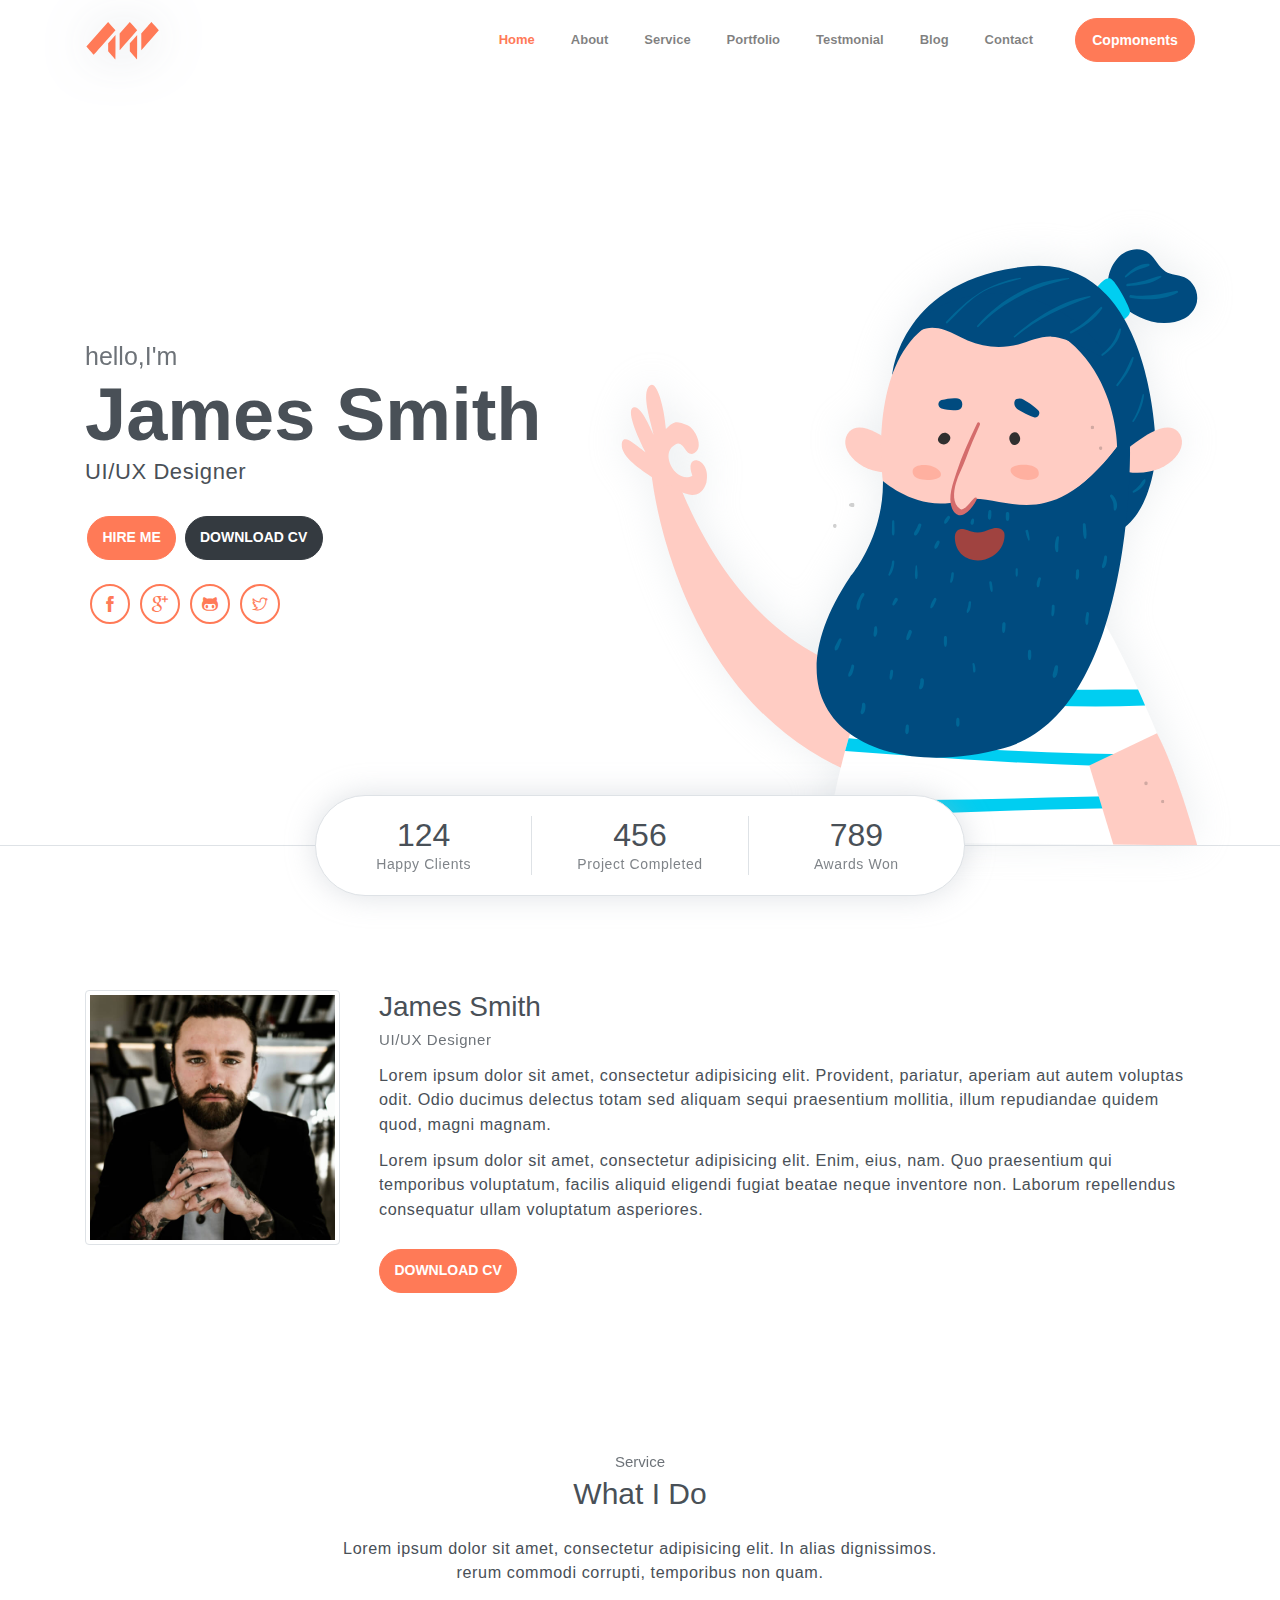
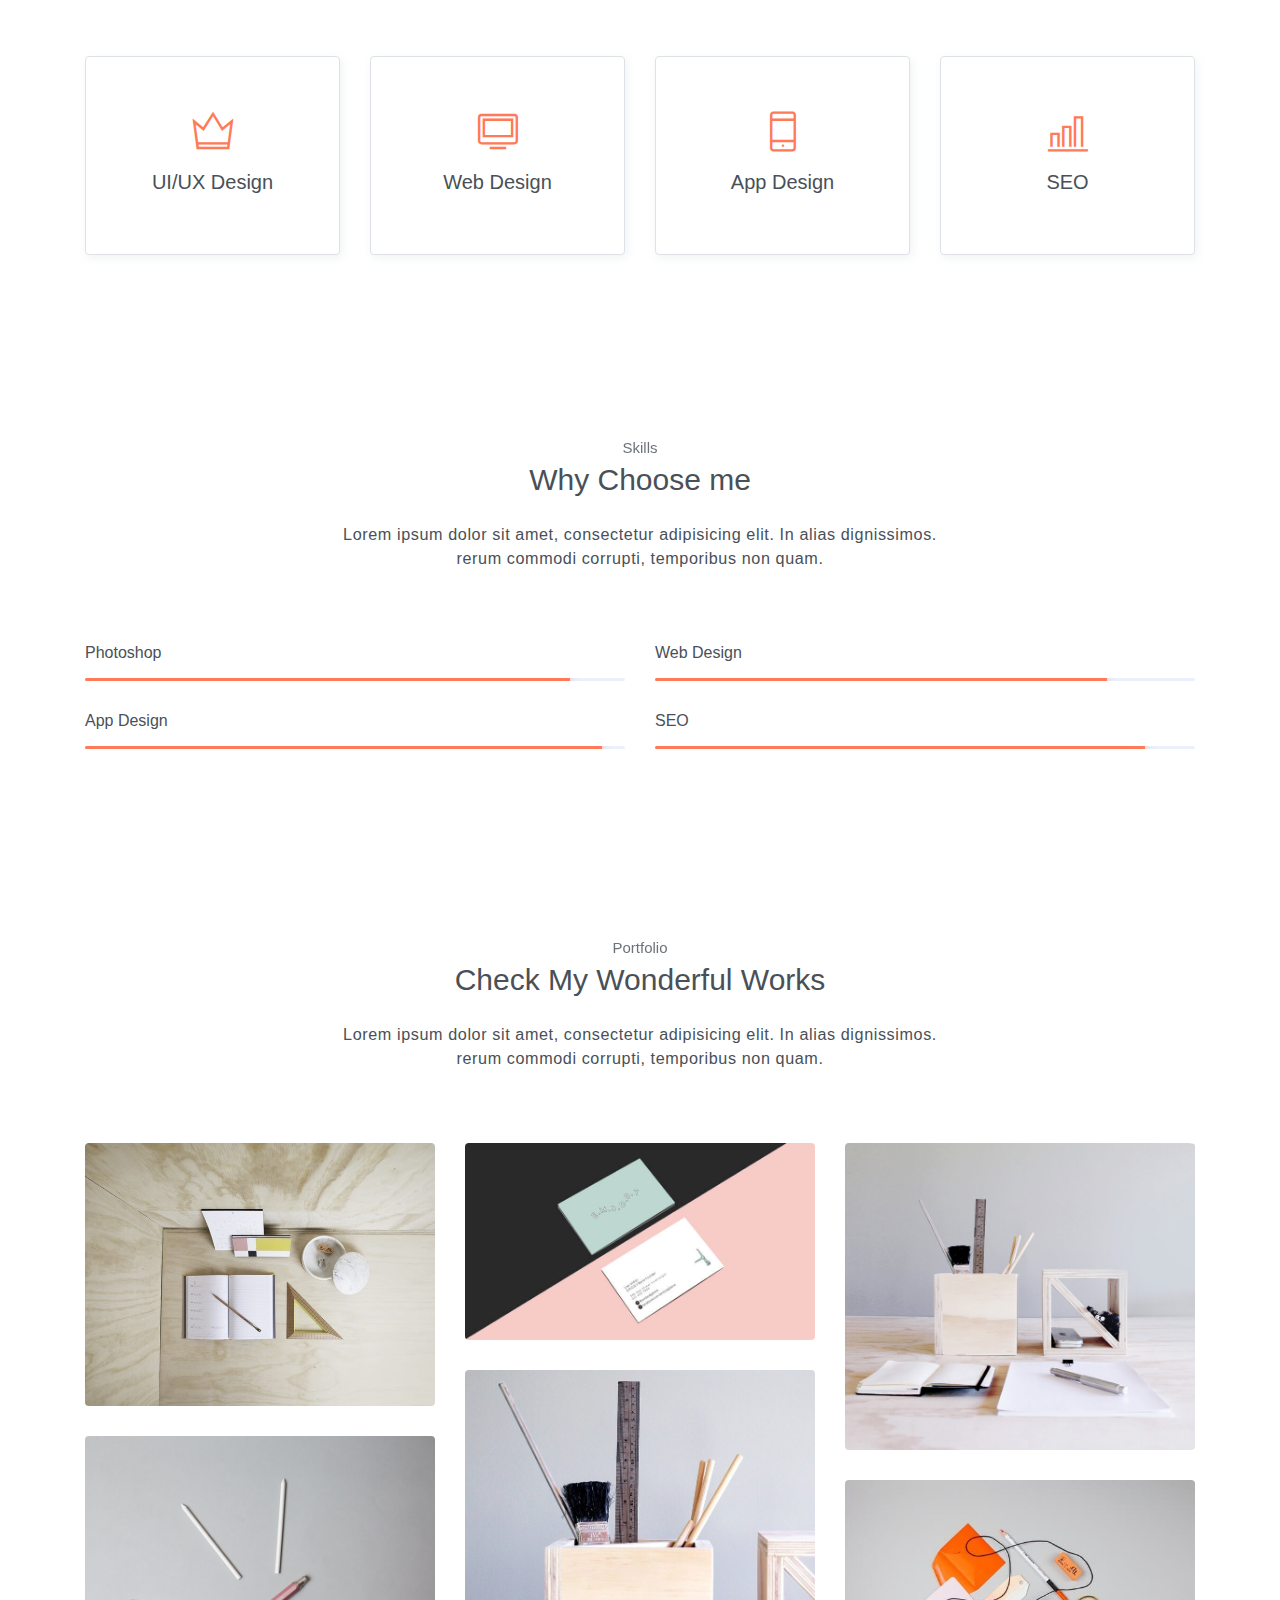
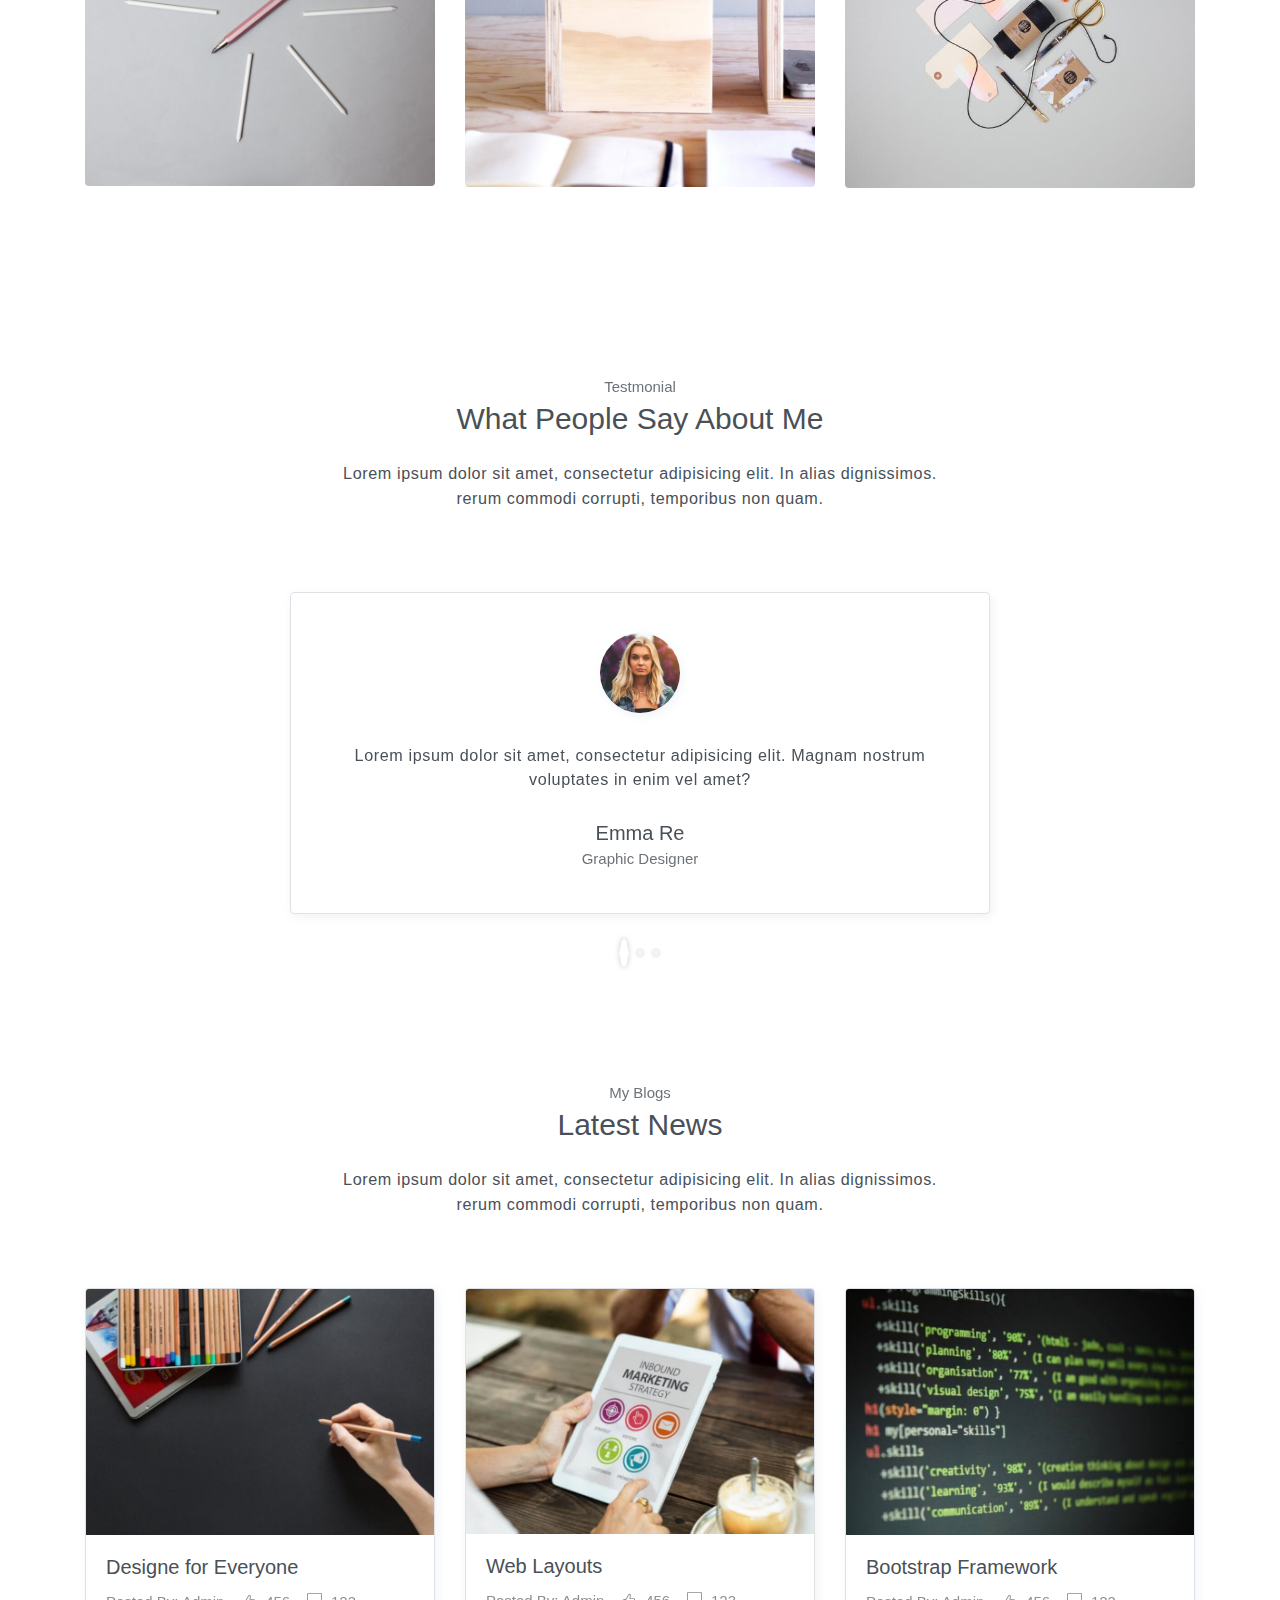
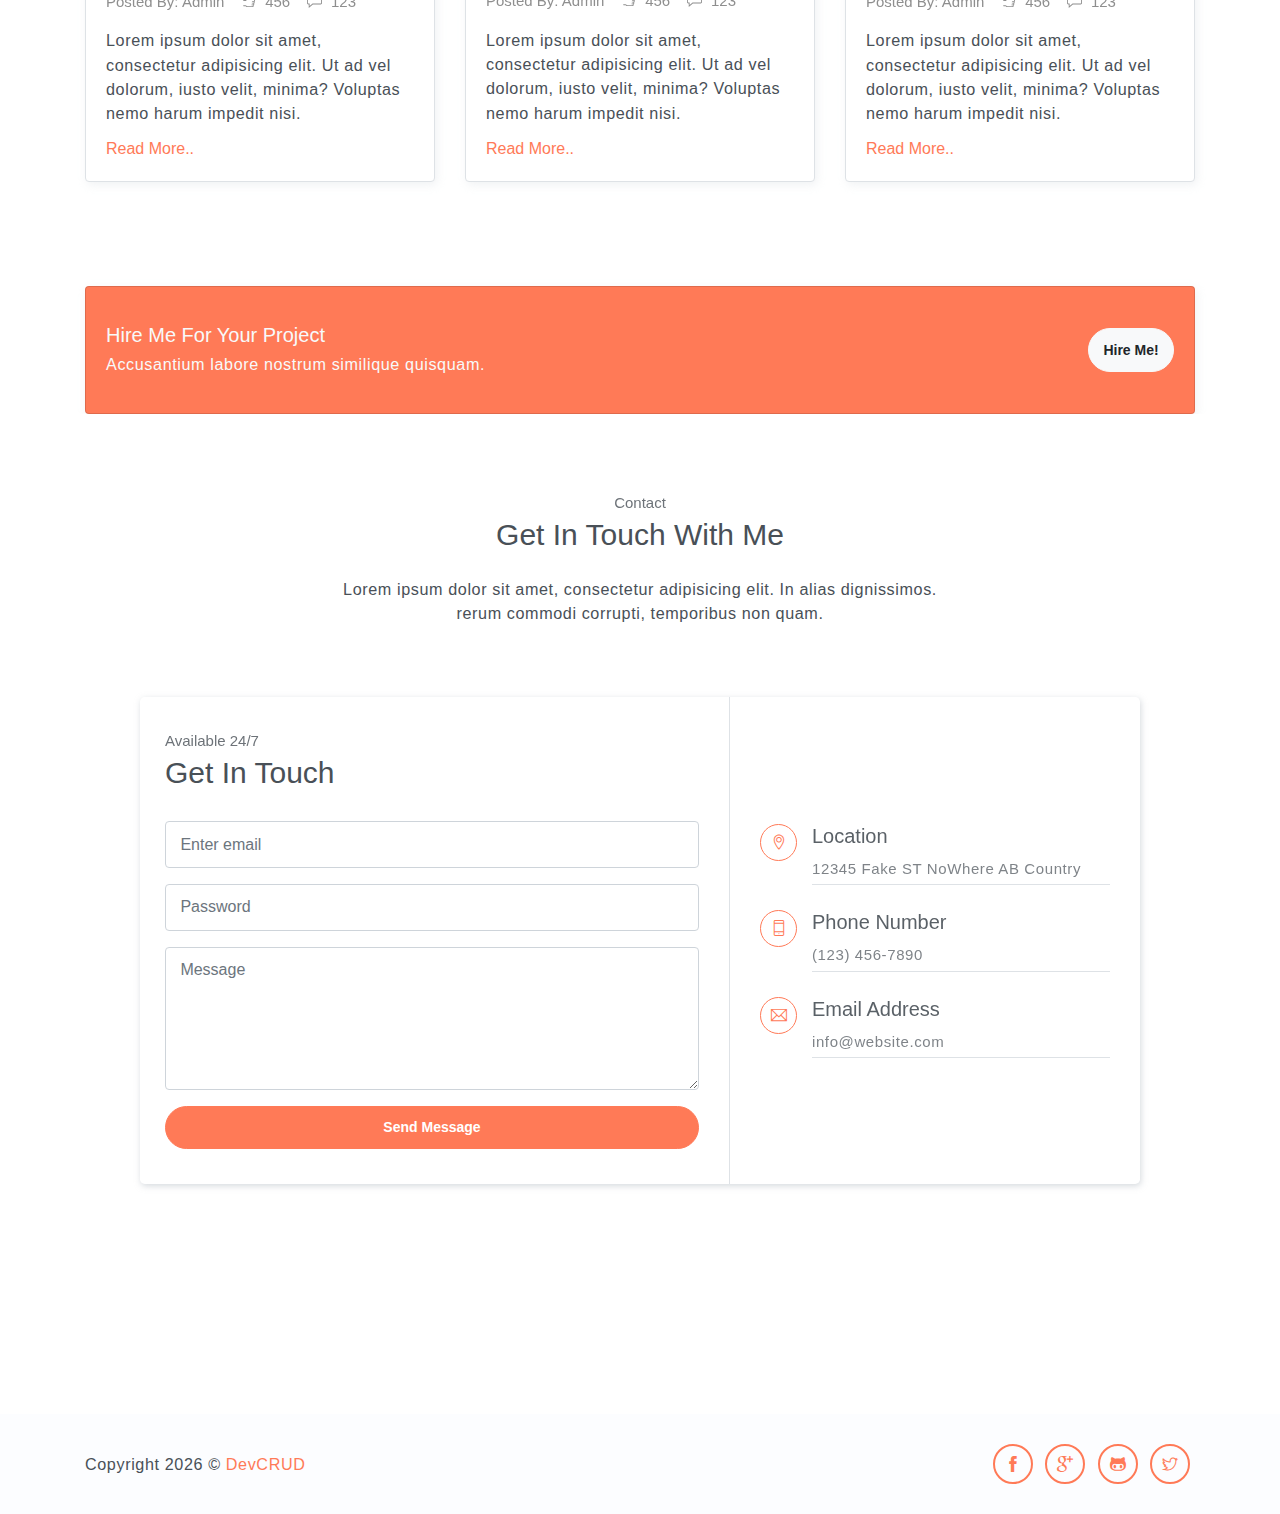
<file: steller/public_html/index.html>
<!DOCTYPE html>
<html lang="en">
<head>
	<meta charset="utf-8">
    <meta name="viewport" content="width=device-width, initial-scale=1, shrink-to-fit=no">
    <meta name="description" content="Start your development with Steller landing page.">
    <meta name="author" content="Devcrud">
    <title>Steller Landing page | Free Bootstrap 4.1 landing page</title>
    <!-- font icons -->
    <link rel="stylesheet" href="assets/vendors/themify-icons/css/themify-icons.css">
    <!-- Bootstrap + Steller main styles -->
	<link rel="stylesheet" href="assets/css/steller.css">
</head>
<body data-spy="scroll" data-target=".navbar" data-offset="40" id="home">

    <!-- Page navigation -->
    <nav class="navbar navbar-expand-lg navbar-light fixed-top" data-spy="affix" data-offset-top="0">
        <div class="container">
            <a class="navbar-brand" href="#"><img src="assets/imgs/logo.svg" alt=""></a>
            <button class="navbar-toggler" type="button" data-toggle="collapse" data-target="#navbarSupportedContent" aria-controls="navbarSupportedContent" aria-expanded="false" aria-label="Toggle navigation">
                <span class="navbar-toggler-icon"></span>
            </button>

            <div class="collapse navbar-collapse" id="navbarSupportedContent">
                <ul class="navbar-nav ml-auto align-items-center">
                    <li class="nav-item">
                        <a class="nav-link" href="#home">Home</a>
                    </li>
                    <li class="nav-item">
                        <a class="nav-link" href="#about">About</a>
                    </li>
                    <li class="nav-item">
                        <a class="nav-link" href="#service">Service</a>
                    </li>                   
                    <li class="nav-item">
                        <a class="nav-link" href="#portfolio">Portfolio</a>
                    </li>
                    <li class="nav-item">
                        <a class="nav-link" href="#testmonial">Testmonial</a>
                    </li>
                    <li class="nav-item">
                        <a class="nav-link" href="#blog">Blog</a>
                    </li>
                    <li class="nav-item">
                        <a class="nav-link" href="#contact">Contact</a>
                    </li>
                    <li class="nav-item">
                        <a class="- btn btn-primary rounded ml-4" href="components.html">Copmonents</a>
                    </li>
                </ul>
            </div>
        </div>          
    </nav>
    <!-- End of page navibation -->

    <!-- Page Header -->
    <header class="header" id="home">
        <div class="container">
            <div class="infos">
                <h6 class="subtitle">hello,I'm</h6>
                <h6 class="title">James Smith</h6>
                <p>UI/UX Designer</p>

                <div class="buttons pt-3">
                    <button class="btn btn-primary rounded">HIRE ME</button>
                    <button class="btn btn-dark rounded">DOWNLOAD CV</button>
                </div>      

                <div class="socials mt-4">
                    <a class="social-item" href="javascript:void(0)"><i class="ti-facebook"></i></a>
                    <a class="social-item" href="javascript:void(0)"><i class="ti-google"></i></a>
                    <a class="social-item" href="javascript:void(0)"><i class="ti-github"></i></a>
                    <a class="social-item" href="javascript:void(0)"><i class="ti-twitter"></i></a>
                </div>
            </div>              
            <div class="img-holder">
                <img src="assets/imgs/man.svg" alt="">
            </div>      
        </div>  

        <!-- Header-widget -->
        <div class="widget">
            <div class="widget-item">
                <h2>124</h2>
                <p>Happy Clients</p>
            </div>
            <div class="widget-item">
                <h2>456</h2>
                <p>Project Completed</p>
            </div>
            <div class="widget-item">
                <h2>789</h2>
                <p>Awards Won</p>
            </div>
        </div>
    </header>
    <!-- End of Page Header -->
    
    <!-- About section -->
    <section id="about" class="section mt-3">
        <div class="container mt-5">
            <div class="row text-center text-md-left">
                <div class="col-md-3">
                    <img src="assets/imgs/avatar.jpg" alt="" class="img-thumbnail mb-4">
                </div>
                <div class="pl-md-4 col-md-9">
                    <h6 class="title">James Smith</h6>
                    <p class="subtitle">UI/UX Designer</p>
                    <p>Lorem ipsum dolor sit amet, consectetur adipisicing elit. Provident, pariatur, aperiam aut autem voluptas odit. Odio ducimus delectus totam sed aliquam sequi praesentium mollitia, illum repudiandae quidem quod, magni magnam.</p>
                    <p>Lorem ipsum dolor sit amet, consectetur adipisicing elit. Enim, eius, nam. Quo praesentium qui temporibus voluptatum, facilis aliquid eligendi fugiat beatae neque inventore non. Laborum repellendus consequatur ullam voluptatum asperiores.</p>
                    <button class="btn btn-primary rounded mt-3">DOWNLOAD CV</button>                   
                </div>
            </div>
        </div>
    </section>

    <!-- Service section -->
    <section id="service" class="section">
        <div class="container text-center">
            <h6 class="subtitle">Service</h6>
            <h6 class="section-title mb-4">What I Do</h6>
            <p class="mb-5 pb-4">Lorem ipsum dolor sit amet, consectetur adipisicing elit. In alias dignissimos. <br> rerum commodi corrupti, temporibus non quam.</p>

            <div class="row">
                <div class="col-sm-6 col-md-3 mb-4">
                    <div class="custom-card card border">
                        <div class="card-body">
                            <i class="icon ti-crown"></i>
                            <h5>UI/UX Design</h5>
                        </div>
                    </div>
                </div>
                <div class="col-sm-6 col-md-3 mb-4">
                    <div class="custom-card card border">
                        <div class="card-body">
                            <i class="icon ti-desktop"></i>
                            <h5>Web Design</h5>
                        </div>
                    </div>
                </div>
                <div class="col-sm-6 col-md-3 mb-4">
                    <div class="custom-card card border">
                        <div class="card-body">
                            <i class="icon ti-mobile"></i>
                            <h5>App Design</h5>
                        </div>
                    </div>
                </div>
                <div class="col-sm-6 col-md-3 mb-4">
                    <div class="custom-card card border">
                        <div class="card-body">
                            <i class="icon ti-bar-chart"></i>
                            <h5>SEO</h5>
                        </div>
                    </div>
                </div>
            </div>
        </div>
    </section>
    <!-- End of Sectoin -->

    <!-- Skills section -->
    <section class="section">
        <div class="container text-center">
            <h6 class="subtitle">Skills</h6>
            <h6 class="section-title mb-4">Why Choose me</h6>
            <p class="mb-5 pb-4">Lorem ipsum dolor sit amet, consectetur adipisicing elit. In alias dignissimos. <br> rerum commodi corrupti, temporibus non quam.</p>

            <div class="row text-left">
                <div class="col-sm-6">
                    <h6 class="mb-3">Photoshop</h6>
                    <div class="progress">
                        <div class="progress-bar bg-primary" role="progressbar" style="width: 89%;" aria-valuenow="25" aria-valuemin="0" aria-valuemax="100"><span>89%</span></div>
                    </div>
                </div>
                <div class="col-sm-6">
                    <h6 class="mb-3">Web Design</h6>
                    <div class="progress">
                        <div class="progress-bar bg-primary" role="progressbar" style="width: 83%;" aria-valuenow="25" aria-valuemin="0" aria-valuemax="100"><span>83%</span></div>
                    </div>
                </div>
                <div class="col-sm-6">
                    <h6 class="mb-3">App Design</h6>
                    <div class="progress">
                        <div class="progress-bar bg-primary" role="progressbar" style="width: 95%;" aria-valuenow="25" aria-valuemin="0" aria-valuemax="100"><span>95%</span></div>
                    </div>
                </div>
                <div class="col-sm-6">
                    <h6 class="mb-3">SEO</h6>
                    <div class="progress">
                        <div class="progress-bar bg-primary" role="progressbar" style="width: 90%;" aria-valuenow="25" aria-valuemin="0" aria-valuemax="100"><span>90%</span></div>
                    </div>
                </div>
            </div>  
        </div>
    </section>
    <!-- End of Skills sections -->

    <!-- Portfolio section -->
    <section id="portfolio" class="section">
        <div class="container text-center">
            <h6 class="subtitle">Portfolio</h6>
            <h6 class="section-title mb-4">Check My Wonderful Works</h6>
            <p class="mb-5 pb-4">Lorem ipsum dolor sit amet, consectetur adipisicing elit. In alias dignissimos. <br> rerum commodi corrupti, temporibus non quam.</p>

            <div class="row">
                <div class="col-sm-4">
                    <div class="img-wrapper">
                        <img src="assets/imgs/folio-1.jpg" alt="">
                        <div class="overlay">
                            <div class="overlay-infos">
                                <h5>Project Title</h5>
                                <a href="javascript:void(0)"><i class="ti-zoom-in"></i></a>
                                <a href="javascript:void(0)"><i class="ti-link"></i></a>
                            </div>  
                        </div>
                    </div>
                    <div class="img-wrapper">
                        <img src="assets/imgs/folio-2.jpg" alt="">
                        <div class="overlay">
                            <div class="overlay-infos">
                                <h5>Project Title</h5>
                                <a href="javascript:void(0)"><i class="ti-zoom-in"></i></a>
                                <a href="javascript:void(0)"><i class="ti-link"></i></a>
                            </div>                              
                        </div>
                    </div>                  
                </div>
                <div class="col-sm-4">
                    <div class="img-wrapper">
                        <img src="assets/imgs/folio-3.jpg" alt="">
                        <div class="overlay">
                            <div class="overlay-infos">
                                <h5>Project Title</h5>
                                <a href="javascript:void(0)"><i class="ti-zoom-in"></i></a>
                                <a href="javascript:void(0)"><i class="ti-link"></i></a>
                            </div>  
                        </div>
                    </div>
                    <div class="img-wrapper">
                        <img src="assets/imgs/folio-4.jpg" alt="">
                        <div class="overlay">
                            <div class="overlay-infos">
                                <h5>Project Title</h5>
                                <a href="javascript:void(0)"><i class="ti-zoom-in"></i></a>
                                <a href="javascript:void(0)"><i class="ti-link"></i></a>
                            </div>                              
                        </div>
                    </div>                  
                </div>
                <div class="col-sm-4">
                    <div class="img-wrapper">
                        <img src="assets/imgs/folio-5.jpg" alt="">
                        <div class="overlay">
                            <div class="overlay-infos">
                                <h5>Project Title</h5>
                                <a href="javascript:void(0)"><i class="ti-zoom-in"></i></a>
                                <a href="javascript:void(0)"><i class="ti-link"></i></a>
                            </div>  
                        </div>
                    </div>
                    <div class="img-wrapper">
                        <img src="assets/imgs/folio-6.jpg" alt="">
                        <div class="overlay">
                            <div class="overlay-infos">
                                <h5>Project Title</h5>
                                <a href="javascript:void(0)"><i class="ti-zoom-in"></i></a>
                                <a href="javascript:void(0)"><i class="ti-link"></i></a>
                            </div>                              
                        </div>
                    </div>                  
                </div>
            </div>

        </div>
    </section>
    <!-- End of portfolio section -->

    <!-- Testmonial Section -->
    <section id="testmonial" class="section">
        <div class="container text-center">
            <h6 class="subtitle">Testmonial</h6>
            <h6 class="section-title mb-4">What People Say About Me</h6>
            <p class="mb-5 pb-4">Lorem ipsum dolor sit amet, consectetur adipisicing elit. In alias dignissimos. <br> rerum commodi corrupti, temporibus non quam.</p>


            <div id="carouselExampleIndicators" class="carousel slide" data-ride="carousel">
                <ol class="carousel-indicators">
                    <li data-target="#carouselExampleIndicators" data-slide-to="0" class="active"></li>
                    <li data-target="#carouselExampleIndicators" data-slide-to="1"></li>
                    <li data-target="#carouselExampleIndicators" data-slide-to="2"></li>
                </ol>
                <div class="carousel-inner">
                    <div class="carousel-item active">
                        <div class="card testmonial-card border">
                            <div class="card-body">
                                <img src="assets/imgs/avatar-1.jpg" alt="">
                                <p>Lorem ipsum dolor sit amet, consectetur adipisicing elit. Magnam nostrum voluptates in enim vel amet?</p>
                                <h1 class="title">Emma Re</h1>
                                <h1 class="subtitle">Graphic Designer</h1>
                            </div>
                        </div>
                    </div>
                    <div class="carousel-item">
                        <div class="card testmonial-card border">
                            <div class="card-body">
                                <img src="assets/imgs/avatar-2.jpg" alt="">
                                <p>Lorem ipsum dolor sit amet, consectetur adipisicing elit. Magnam nostrum voluptates in enim vel amet?</p>
                                <h1 class="title">James Bert</h1>
                                <h1 class="subtitle">Web Designer</h1>
                            </div>
                        </div>
                    </div>
                    <div class="carousel-item">
                        <div class="card testmonial-card border">
                            <div class="card-body">
                                <img src="assets/imgs/avatar-3.jpg" alt="">
                                <p>Lorem ipsum dolor sit amet, consectetur adipisicing elit. Magnam nostrum voluptates in enim vel amet?</p>
                                <h1 class="title">Michael Abra</h1>
                                <h1 class="subtitle">Web Developer</h1>
                            </div>
                        </div>
                    </div>
                </div>
            </div>
        </div>
    </section>
    <!-- End of testmonial section -->

    <!-- Blog Section -->
    <section id="blog" class="section">
        <div class="container text-center">
            <h6 class="subtitle">My Blogs</h6>
            <h6 class="section-title mb-4">Latest News</h6>
            <p class="mb-5 pb-4">Lorem ipsum dolor sit amet, consectetur adipisicing elit. In alias dignissimos. <br> rerum commodi corrupti, temporibus non quam.</p>

            <div class="row text-left">
                <div class="col-md-4">
                    <div class="card border mb-4">
                        <img src="assets/imgs/blog-1.jpg" alt="" class="card-img-top w-100">
                        <div class="card-body">
                            <h5 class="card-title">Designe for Everyone</h5>
                            <div class="post-details">
                                <a href="javascript:void(0)">Posted By: Admin</a>
                                <a href="javascript:void(0)"><i class="ti-thumb-up"></i> 456</a>
                                <a href="javascript:void(0)"><i class="ti-comment"></i> 123</a>
                            </div>
                            <p>Lorem ipsum dolor sit amet, consectetur adipisicing elit. Ut ad vel dolorum, iusto velit, minima? Voluptas nemo harum impedit nisi.</p>
                            <a href="javascript:void(0)">Read More..</a>
                        </div>
                    </div>
                </div>
                <div class="col-md-4">
                    <div class="card border mb-4">
                        <img src="assets/imgs/blog-2.jpg" alt="" class="card-img-top w-100">
                        <div class="card-body">
                            <h5 class="card-title">Web Layouts</h5>
                            <div class="post-details">
                                <a href="javascript:void(0)">Posted By: Admin</a>
                                <a href="javascript:void(0)"><i class="ti-thumb-up"></i> 456</a>
                                <a href="javascript:void(0)"><i class="ti-comment"></i> 123</a>
                            </div>
                            <p>Lorem ipsum dolor sit amet, consectetur adipisicing elit. Ut ad vel dolorum, iusto velit, minima? Voluptas nemo harum impedit nisi.</p>
                            <a href="javascript:void(0)">Read More..</a>
                        </div>
                    </div>
                </div>
                <div class="col-md-4">
                    <div class="card border mb-4">
                        <img src="assets/imgs/blog-3.jpg" alt="" class="card-img-top w-100">
                        <div class="card-body">
                            <h5 class="card-title">Bootstrap Framework</h5>
                            <div class="post-details">
                                <a href="javascript:void(0)">Posted By: Admin</a>
                                <a href="javascript:void(0)"><i class="ti-thumb-up"></i> 456</a>
                                <a href="javascript:void(0)"><i class="ti-comment"></i> 123</a>
                            </div>
                            <p>Lorem ipsum dolor sit amet, consectetur adipisicing elit. Ut ad vel dolorum, iusto velit, minima? Voluptas nemo harum impedit nisi.</p>
                            <a href="javascript:void(0)">Read More..</a>
                        </div>
                    </div>
                </div>
            </div>
        </div>
    </section>

    <!-- Hire me section -->
    <section class="bg-gray p-0 section">
        <div class="container">
            <div class="card bg-primary">
                <div class="card-body text-light">
                    <div class="row align-items-center">
                        <div class="col-sm-9 text-center text-sm-left">
                            <h5 class="mt-3">Hire Me For Your Project</h5>
                            <p class="mb-3">Accusantium labore nostrum similique quisquam.</p>
                        </div>
                        <div class="col-sm-3 text-center text-sm-right">
                            <button class="btn btn-light rounded">Hire Me!</button>
                        </div>
                    </div>
                </div> 
            </div>
        </div>
    </section>      
    <!-- End od Hire me section. -->

    <!-- Contact Section -->
    <section id="contact" class="position-relative section">
        <div class="container text-center">
            <h6 class="subtitle">Contact</h6>
            <h6 class="section-title mb-4">Get In Touch With Me</h6>
            <p class="mb-5 pb-4">Lorem ipsum dolor sit amet, consectetur adipisicing elit. In alias dignissimos. <br> rerum commodi corrupti, temporibus non quam.</p>

            <div class="contact text-left">
                <div class="form">
                    <h6 class="subtitle">Available 24/7</h6>
                    <h6 class="section-title mb-4">Get In Touch</h6>
                    <form>
                        <div class="form-group">
                            <input type="email" class="form-control" id="exampleInputEmail1" aria-describedby="emailHelp" placeholder="Enter email" required>
                        </div>
                        <div class="form-group">
                            <input type="password" class="form-control" id="exampleInputPassword1" placeholder="Password" required>
                        </div>
                        <div class="form-group">
                            <textarea name="contact-message" id="" cols="30" rows="5" class="form-control" placeholder="Message"></textarea>
                        </div>
                        <button type="submit" class="btn btn-primary btn-block rounded w-lg">Send Message</button>
                    </form>
                </div>
                <div class="contact-infos">
                    <div class="item">
                        <i class="ti-location-pin"></i>
                        <div class="">
                            <h5>Location</h5>
                            <p> 12345 Fake ST NoWhere AB Country</p>
                        </div>                          
                    </div>
                    <div class="item">
                        <i class="ti-mobile"></i>
                        <div>
                            <h5>Phone Number</h5>
                            <p>(123) 456-7890</p>
                        </div>                          
                    </div>
                    <div class="item">
                        <i class="ti-email"></i>
                        <div class="mb-0">
                            <h5>Email Address</h5>
                            <p>info@website.com</p>
                        </div>
                    </div>
                </div>                  
            </div>
        </div>  
        <div id="map">
            <iframe src="https://snazzymaps.com/embed/61257"></iframe>
        </div>      
    </section>
    <!-- End of Contact Section -->

    <!-- Page Footer -->
    <footer class="page-footer">
        <div class="container">
            <div class="row align-items-center">
                <div class="col-sm-6">
                    <p>Copyright <script>document.write(new Date().getFullYear())</script> &copy; <a href="http://www.devcrud.com" target="_blank">DevCRUD</a></p>
                </div>
                <div class="col-sm-6">
                    <div class="socials">
                        <a class="social-item" href="javascript:void(0)"><i class="ti-facebook"></i></a>
                        <a class="social-item" href="javascript:void(0)"><i class="ti-google"></i></a>
                        <a class="social-item" href="javascript:void(0)"><i class="ti-github"></i></a>
                        <a class="social-item" href="javascript:void(0)"><i class="ti-twitter"></i></a>
                    </div>
                </div>
            </div>
        </div>
    </footer> 
    <!-- End of page footer -->
	
	<!-- core  -->
    <script src="assets/vendors/jquery/jquery-3.4.1.js"></script>
    <script src="assets/vendors/bootstrap/bootstrap.bundle.js"></script>
    <!-- bootstrap 3 affix -->
	<script src="assets/vendors/bootstrap/bootstrap.affix.js"></script>

    <!-- steller js -->
    <script src="assets/js/steller.js"></script>

</body>
</html>
</file>
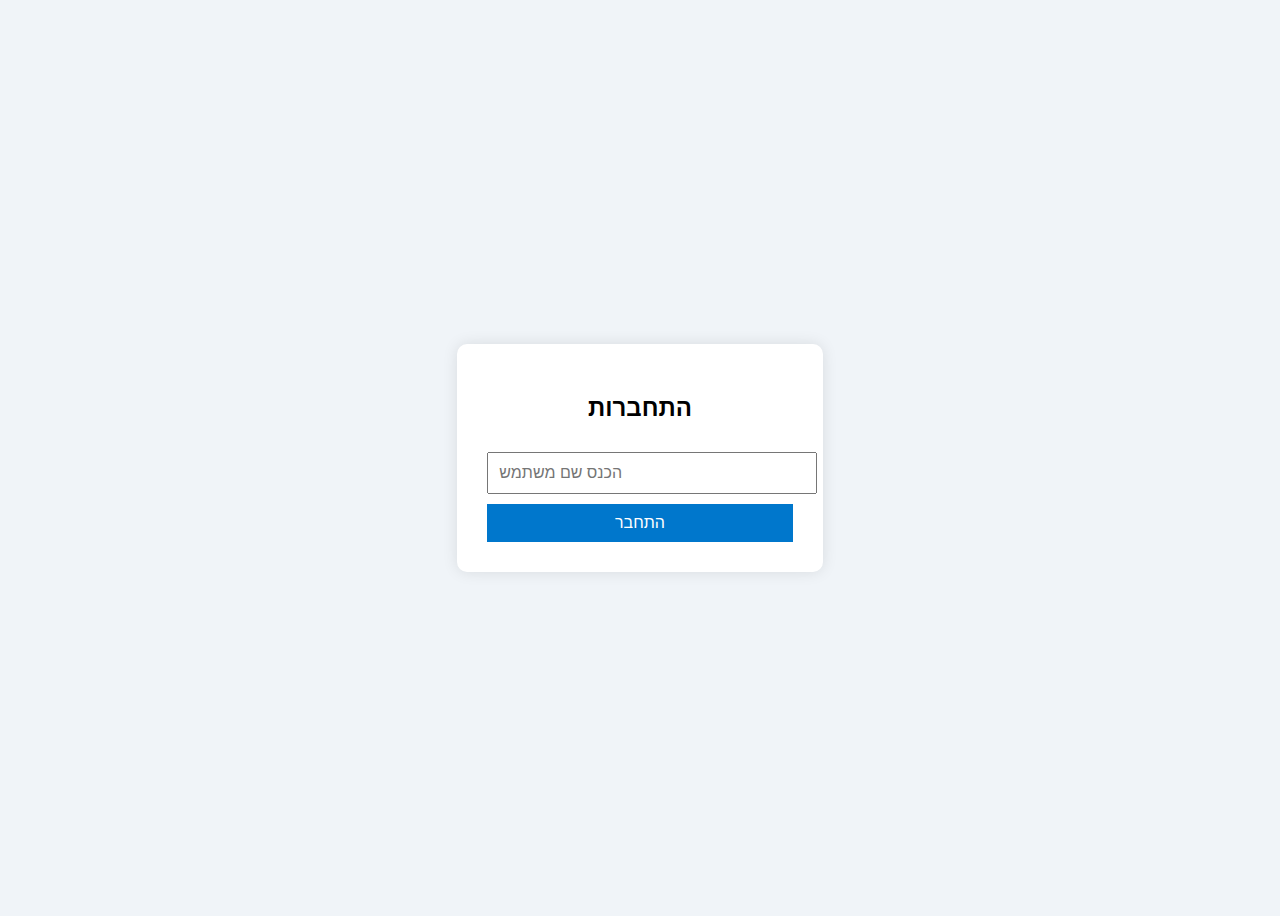
<file: freelancer-portfolio-template/login.html>
<!DOCTYPE html>
<html lang="he">

<head>
    <meta charset="UTF-8">
    <title>התחברות</title>
    <style>
        body {
            font-family: Arial, sans-serif;
            background: #f0f4f8;
            display: flex;
            justify-content: center;
            align-items: center;
            height: 100vh;
        }

        .container {
            background: white;
            padding: 30px;
            border-radius: 10px;
            box-shadow: 0 0 15px rgba(0, 0, 0, 0.1);
            text-align: center;
        }

        input,
        button {
            padding: 10px;
            margin-top: 10px;
            width: 100%;
            font-size: 16px;
        }

        button {
            background: #0077cc;
            color: white;
            border: none;
            cursor: pointer;
        }

        button:hover {
            background: #005fa3;
        }
    </style>
</head>

<body>
    <div class="container">
        <h2>התחברות</h2>
        <form id="loginForm">
            <input type="text" id="username" placeholder="הכנס שם משתמש" required>
            <button type="submit">התחבר</button>
        </form>
    </div>

    <script>
        document.getElementById('loginForm').addEventListener('submit', function (e) {
            e.preventDefault();
            const username = document.getElementById('username').value;
            localStorage.setItem('username', username);
            window.location.href = 'profile.html';
        });
    </script>
</body>

</html>
</file>
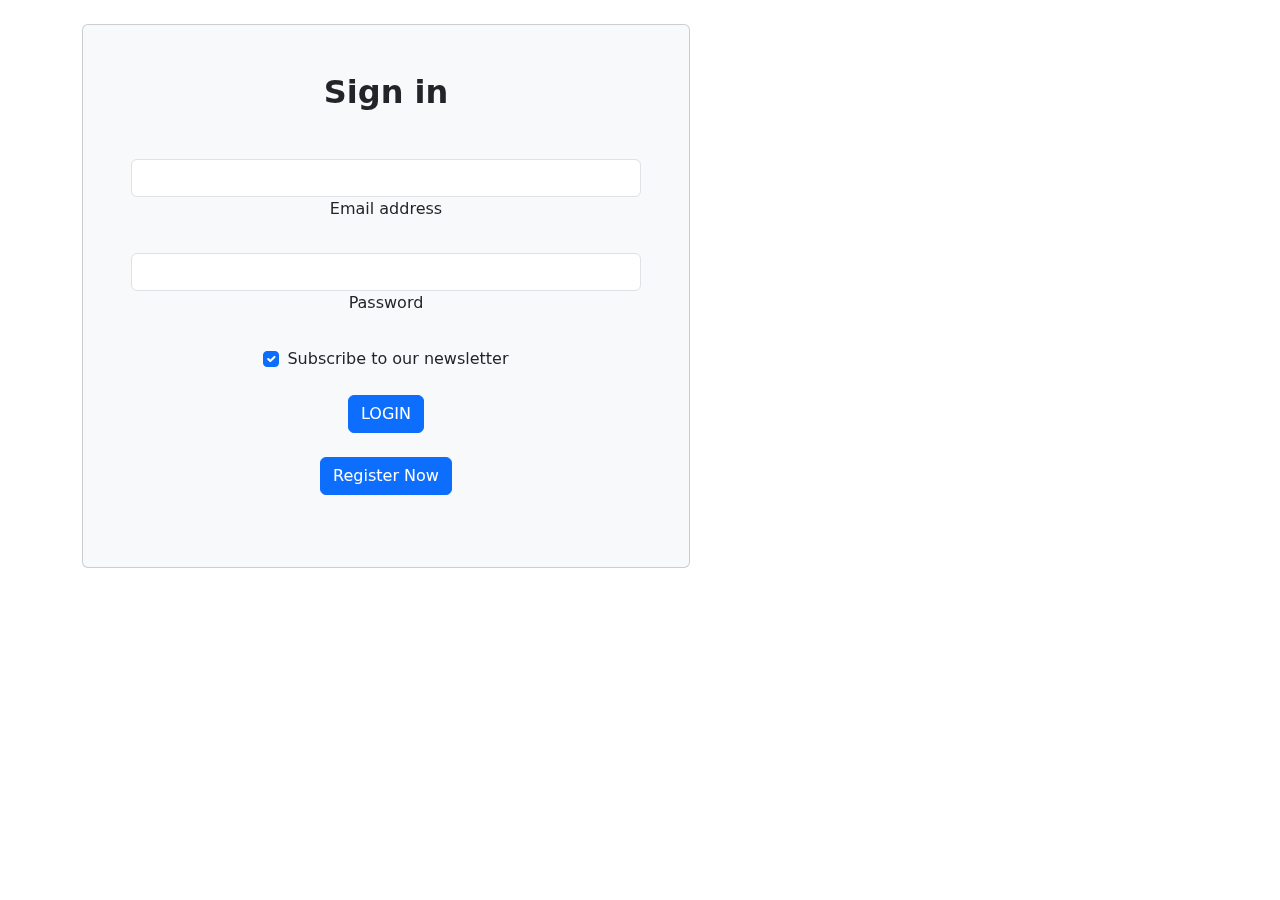
<file: freelancer-portfolio-template/newLogin.html>
<!DOCTYPE html>
<html lang="en">

<head>
    <meta charset="UTF-8">
    <meta name="viewport" content="width=device-width, initial-scale=1.0">
    <title>Calender_Login</title>

    <link href="https://cdn.jsdelivr.net/npm/bootstrap@5.3.3/dist/css/bootstrap.min.css" rel="stylesheet"
        integrity="sha384-QWTKZyjpPEjISv5WaRU9OFeRpok6YctnYmDr5pNlyT2bRjXh0JMhjY6hW+ALEwIH" crossorigin="anonymous">

    <link rel="stylesheet" href="">
</head>

<body>
    <!-- Section: Design Block -->
    <section class="text-center text-lg-start">
        <style>
            .cascading-right {
                margin-right: -50px;
            }

            @media (max-width: 991.98px) {
                .cascading-right {
                    margin-right: 0;
                }
            }
        </style>

        <!-- Jumbotron -->
        <div class="container py-4">
            <div class="row g-0 align-items-center">
                <div class="col-lg-6 mb-5 mb-lg-0">
                    <div class="card cascading-right bg-body-tertiary" style="
            backdrop-filter: blur(30px);
            ">
                        <div class="card-body p-5 shadow-5 text-center">
                            <h2 class="fw-bold mb-5">Sign in</h2>

                            <!-- 2 column grid layout with text inputs for the first and last names -->

                            <!-- Email input -->
                            <div data-mdb-input-init class="form-outline mb-4">
                                <input type="email" id="email" class="form-control" />
                                <label class="form-label" for="email">Email address</label>
                            </div>

                            <!-- Password input -->
                            <div data-mdb-input-init class="form-outline mb-4">
                                <input type="password" id="password" class="form-control" />
                                <label class="form-label" for="password">Password</label>
                            </div>

                            <!-- Checkbox -->
                            <div class="form-check d-flex justify-content-center mb-4">
                                <input class="form-check-input me-2" type="checkbox" value="" id="form2Example33"
                                    checked />
                                <label class="form-check-label" for="form2Example33">
                                    Subscribe to our newsletter
                                </label>
                            </div>

                            <!-- Submit button -->
                            <button id="lgnBtn" type="submit" data-mdb-button-init data-mdb-ripple-init
                                class="btn btn-primary btn-block mb-4">
                                LOGIN
                            </button>
                            <div>
                                <button id="rgBtn" type="submit" data-mdb-button-init data-mdb-ripple-init
                                    class="btn btn-primary btn-block mb-4">
                                    Register Now
                                </button>
                                <!-- 
                                <button id="homeBtn" type="submit" data-mdb-button-init data-mdb-ripple-init
                                    class="btn btn-primary btn-block mb-4">
                                    Home
                                </button>-->

                            </div>

                            <!-- Register buttons 
                            <div class="text-center">
                                <p>or sign up with:</p>
                                <button type="button" data-mdb-button-init data-mdb-ripple-init
                                    class="btn btn-link btn-floating mx-1">
                                    <i class="fab fa-facebook-f"></i>
                                </button>

                                <button type="button" data-mdb-button-init data-mdb-ripple-init
                                    class="btn btn-link btn-floating mx-1">
                                    <i class="fab fa-google"></i>
                                </button>

                                <button type="button" data-mdb-button-init data-mdb-ripple-init
                                    class="btn btn-link btn-floating mx-1">
                                    <i class="fab fa-twitter"></i>
                                </button>

                                <button type="button" data-mdb-button-init data-mdb-ripple-init
                                    class="btn btn-link btn-floating mx-1">
                                    <i class="fab fa-github"></i>
                                </button>
                            </div>
                            -->

                        </div>
                    </div>
                </div>

                
            </div>
        </div>
        <!-- Jumbotron -->
    </section>
    <!-- Section: Design Block -->

    <script src="https://code.jquery.com/jquery-3.7.1.min.js"
        integrity="sha256-/JqT3SQfawRcv/BIHPThkBvs0OEvtFFmqPF/lYI/Cxo=" crossorigin="anonymous"></script>

    <script src="https://cdn.jsdelivr.net/npm/bootstrap@5.3.3/dist/js/bootstrap.bundle.min.js"
        integrity="sha384-YvpcrYf0tY3lHB60NNkmXc5s9fDVZLESaAA55NDzOxhy9GkcIdslK1eN7N6jIeHz"
        crossorigin="anonymous"></script>

    <script src="./js/Login.js"></script>

</body>

</html>
</file>
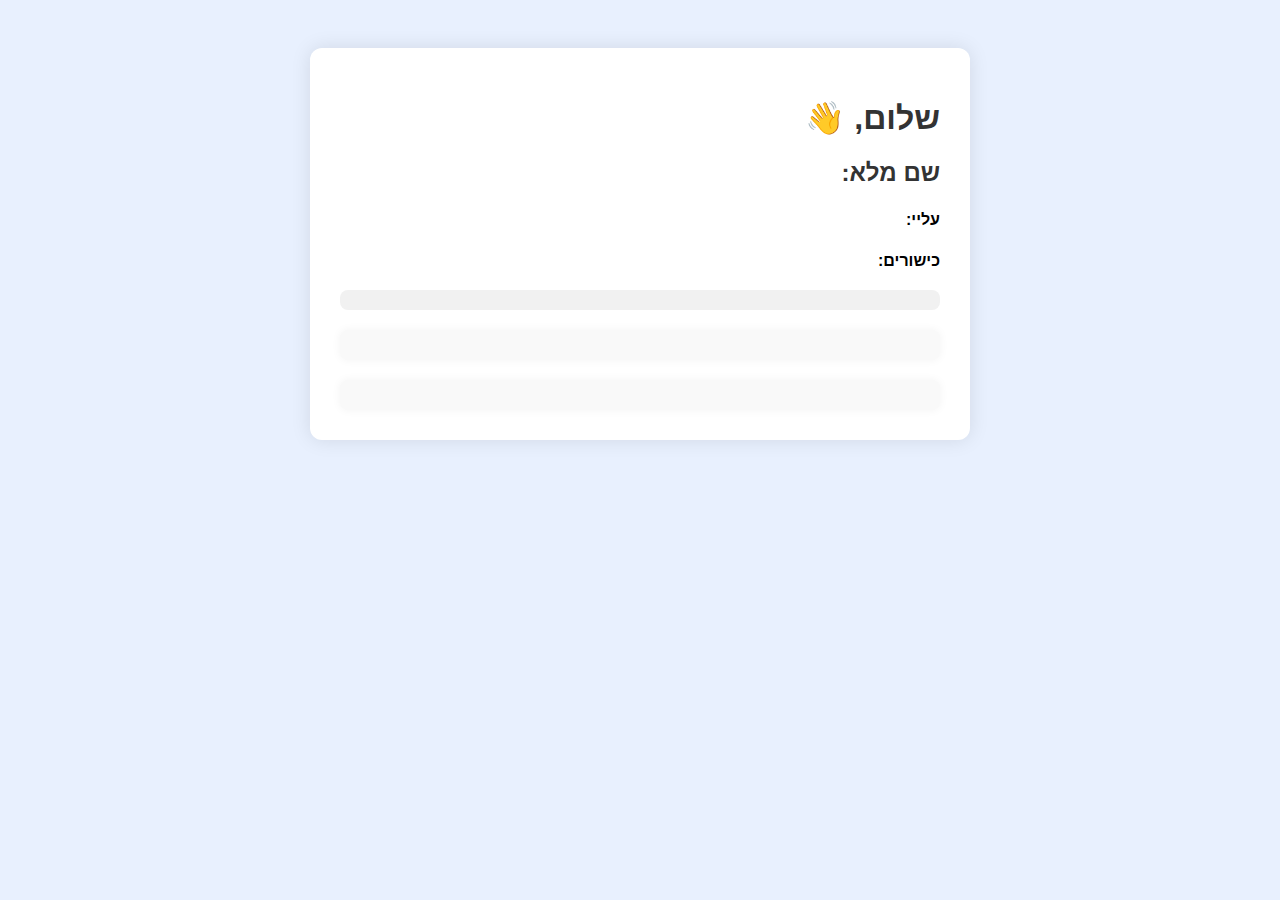
<file: freelancer-portfolio-template/portfolio.html>
<!DOCTYPE html>
<html lang="he">

<head>
    <meta charset="UTF-8">
    <title>הפורטפוליו שלי</title>
    <style>
        body {
            font-family: 'Segoe UI', sans-serif;
            background: #e8f0fe;
            padding: 40px;
            direction: rtl;
        }

        .card {
            background: white;
            max-width: 600px;
            margin: auto;
            padding: 30px;
            border-radius: 12px;
            box-shadow: 0 0 20px rgba(0, 0, 0, 0.1);
        }

        h1,
        h2 {
            color: #333;
        }

        p {
            line-height: 1.6;
        }

        .skills {
            background: #f1f1f1;
            padding: 10px;
            border-radius: 8px;
            margin-top: 10px;
        }

        .info-box {
            background: #f9f9f9;
            border-radius: 8px;
            padding: 15px;
            margin-top: 20px;
            box-shadow: 0 0 10px rgba(0, 0, 0, 0.05);
        }

        .info-box h3 {
            margin-top: 0;
        }
    </style>
</head>

<body>
    <div class="card">
        <h1>שלום, <span id="username"></span> 👋</h1>
        <h2>שם מלא: <span id="fullName"></span></h2>
        <p><strong>עליי:</strong> <span id="bio"></span></p>
        <p><strong>כישורים:</strong></p>
        <div class="skills" id="skills"></div>

        <section id="extra-info">
            <div class="info-box" id="weather"></div>
            <div class="info-box" id="exchange"></div>
        </section>
    </div>

    <script>
        // --- הכנסת פרטי המשתמש ---
        document.getElementById('username').textContent = localStorage.getItem('username');
        document.getElementById('fullName').textContent = localStorage.getItem('fullName');
        document.getElementById('bio').textContent = localStorage.getItem('bio');

        const skillsRaw = localStorage.getItem('skills');

        //const skillsList = skillsRaw.split(',').map(skill => `<span>🔹 ${skill.trim()}</span>`).join('<br>');
        //document.getElementById('skills').innerHTML = skillsList;


        // --- מזג אוויר בתל אביב ---
        const lat = 32.0853;
        const lon = 34.7818;
        const weatherUrl = `https://api.open-meteo.com/v1/forecast?latitude=${lat}&longitude=${lon}&current=temperature_2m,wind_speed_10m`;

        fetch(weatherUrl)
            .then(res => res.json())
            .then(data => {
                const temp = data.current.temperature_2m;
                const wind = data.current.wind_speed_10m;
                document.getElementById('weather').innerHTML = `
          <h3>מזג האוויר בתל אביב</h3>
          <p>🌡️ טמפרטורה: ${temp}°C</p>
          <p>💨 רוח: ${wind} קמ"ש</p>
        `;
            })
            .catch(err => console.error('שגיאה במזג האוויר:', err));

        // --- שער חליפין USD ל-ILS ---
        const apiKey = 'fca_live_HPkMf2Y6dre2RSsryEk8B6mYShc5OQpybaABj6sn'; // שימי כאן את מפתח ה-API שלך
        const currencyUrl = `https://api.freecurrencyapi.com/v1/latest?apikey=${apiKey}&base_currency=USD&currencies=ILS`;

        fetch(currencyUrl)
            .then(res => res.json())
            .then(data => {
                const rate = data.data.ILS;
                document.getElementById('exchange').innerHTML = `
          <h3>💱 שער דולר לשקל</h3>
          <p>1 USD = ${rate.toFixed(2)} ILS</p>
        `;
            })
            .catch(err => console.error('שגיאה בשערי המטבע:', err));
    </script>
</body>

</html>
</file>
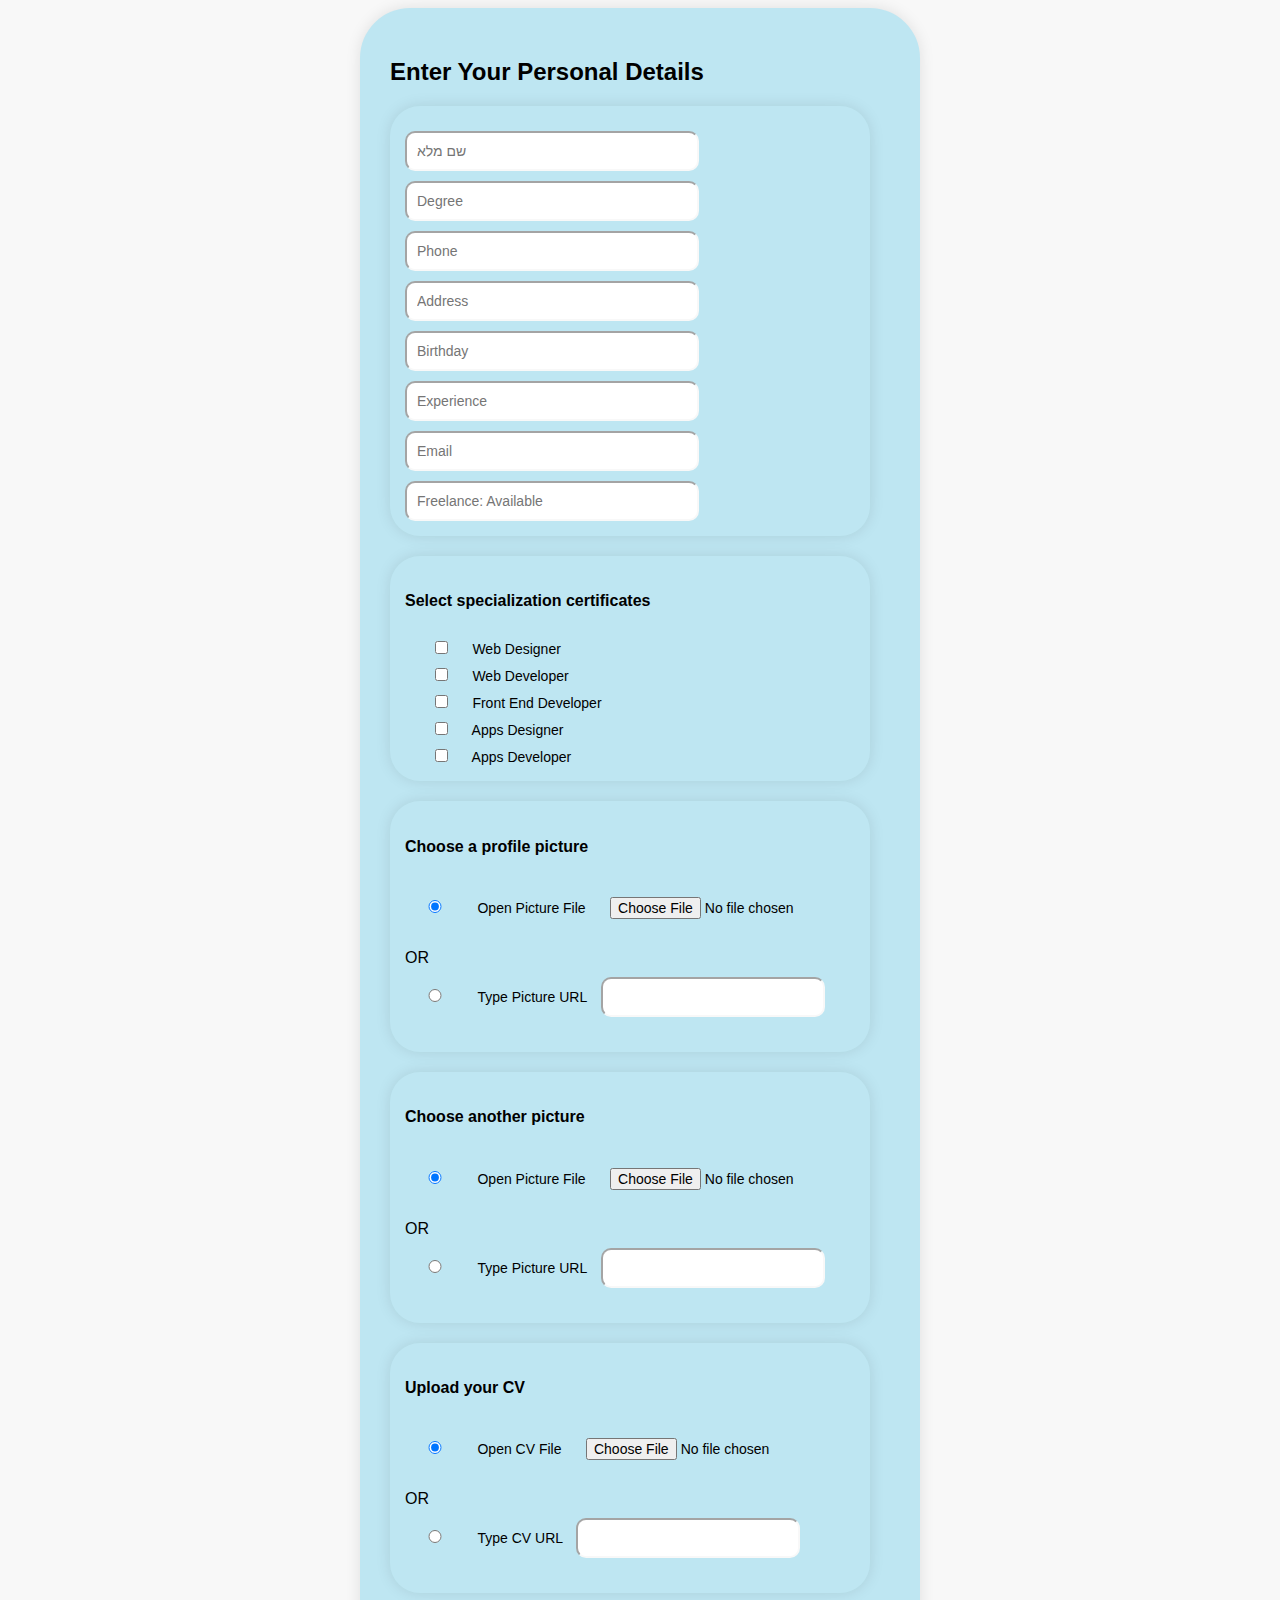
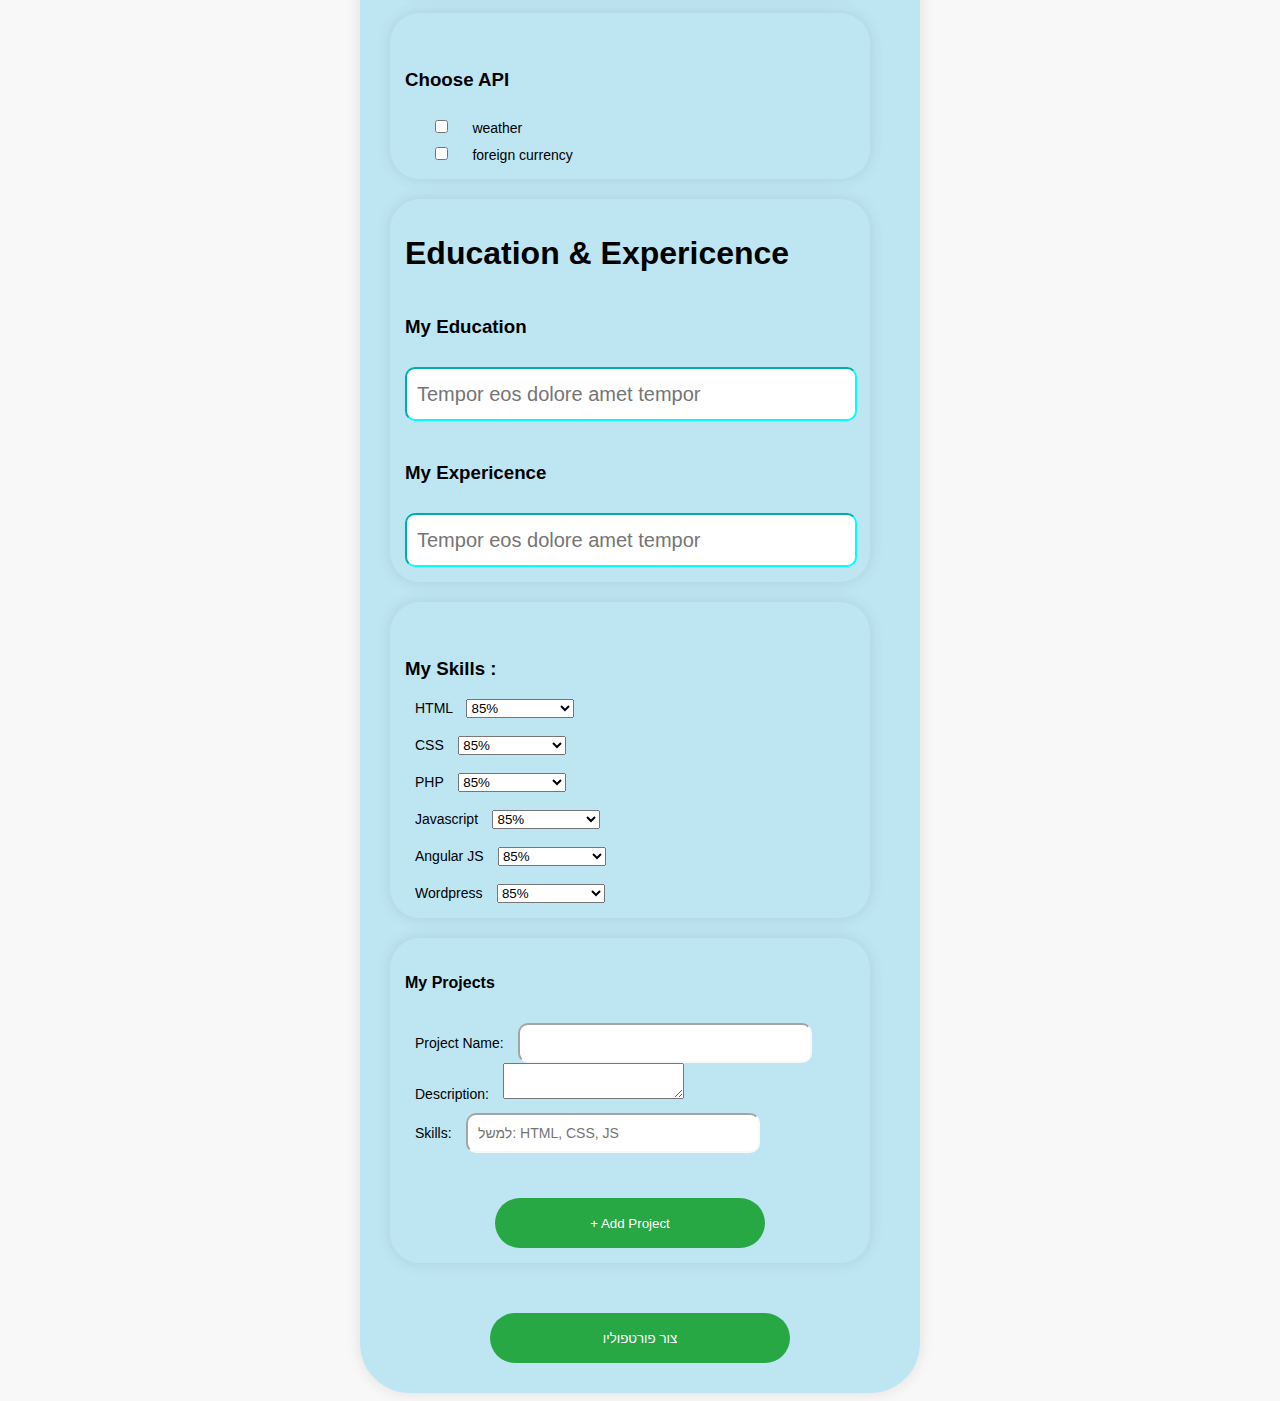
<file: freelancer-portfolio-template/profile.html>
<!DOCTYPE html>
<html lang="he">

<head>
    <meta charset="UTF-8">
    <title>Enter Your Personal Details </title>
    <style>
        body {
            font-family: Arial, sans-serif;
            background: #f8f8f8;
            display: flex;
            justify-content: center;
            align-items: center;
            height: fit-content;
        }

        .container {
            padding: 50%;
            background: rgb(190, 230, 242);
            padding: 30px;
            border-radius: 50px;
            width: 500px;
            box-shadow: 0 0 15px rgba(0, 0, 0, 0.1);
            align-items: center;
        }

        #certificatesContainer {
            margin-top: 20px;
            padding: 50%;
            background: rgb(190, 230, 242);
            padding: 15px;
            border-radius: 30px;
            width: 450px;
            box-shadow: 0 0 15px rgba(0, 0, 0, 0.1);
            align-items: center;
        }

        #myEducationText,
        #myExpericenceText {

            border-color: aqua;
            border-radius: 10px;
            width: 95%;
            height: 30px;
            padding: 10px;
            margin-top: 10px;
            font-size: 20px;

        }

        #myEducationText:hover {
            background-color: rgb(115, 236, 247);
        }

        #myExpericenceText:hover {
            background-color: rgb(115, 236, 247);
        }

        input:hover {
            background-color: rgb(115, 236, 247);
            border-color: aqua;
        }

        input,
        checkbox,
        label {
            width: 60%;
            padding: 10px;
            margin-top: 10px;
            font-size: 14px;
            border-radius: 10px;
            border-color: #f8f8f8;
        }

        #imgRadioInput,
        #urlOptInput,
        #cvLable,
        #CVLable,
        #cvRadioInput,
        #urlOptInput,
        #CVurlOptInput {
            width: 50px;
        }

        #imgLable,
        #pictOption,
        #picOption,
        #urlPicture1,
        #urlPicture2,
        #urlCV,
        #cvOption {
            margin-bottom: 20px;
            width: 200px;
        }




        h3 {
            padding-top: 5%;
            width: 50%;
        }


        #option1,
        #option2,
        #frontndDeveloperOption,
        #webDesignerOption,
        #webDeveloperOption,
        #appsDesignerOption,
        #appsDeveloperOption {
            width: 10%;
            padding: 10px;
            font-size: 14px;
            margin-right: 1%;

        }

        button {
            border-radius: 35px;
            margin-top: 10%;
            height: 50px;
            width: 60%;
            align-items: center;
            background: #28a745;
            color: white;
            border: none;
            cursor: pointer;
            margin-left: 20%;
        }

        button:hover {
            background: #49ec6c;
        }
    </style>
</head>

<body>
    <div class="container">
        <h2>Enter Your Personal Details </h2>

        <div id="certificatesContainer">

            <input type="text" id="fullName" placeholder="שם מלא" required>
            <!--textarea id="bio" placeholder="כמה מילים על עצמך" required></textarea-->
            <input type="text" id="DegreeInput" placeholder="Degree" required>
            <input type="text" id="PhoneInput" placeholder="Phone" required>
            <input type="text" id="AddressInput" placeholder="Address" required>
            <input type="text" id="BirthdayInput" placeholder="Birthday" required>
            <input type="text" id="ExperienceInput" placeholder="Experience" required>
            <input type="text" id="EmailInput" placeholder="Email" required>
            <input type="text" id="FreelanceInput" placeholder="Freelance: Available" required>
        </div>

        <div id="certificatesContainer">
            <h4>Select specialization certificates </h4>
            <label>
                <input type="checkbox" id="webDesignerOption" onclick="selectOnlyOne(this)">
                Web Designer
            </label><br>

            <label>
                <input type="checkbox" id="webDeveloperOption" onclick="selectOnlyOne(this)">
                Web Developer
            </label><br>

            <label>
                <input type="checkbox" id="frontndDeveloperOption" onclick="selectOnlyOne(this)">
                Front End Developer
            </label><br>

            <label>
                <input type="checkbox" id="appsDesignerOption" onclick="selectOnlyOne(this)">
                Apps Designer
            </label><br>

            <label>
                <input type="checkbox" id="appsDeveloperOption" onclick="selectOnlyOne(this)">
                Apps Developer
            </label>
        </div>


        <!-- Profile Picture-->
        <div id="certificatesContainer">
            <!-- Left -->
            <!-- Open Picture File -->
            <h4>Choose a profile picture</h4>
            <div>
                <input id="imgRadioInput" type="radio" name="pictureFileOpt" checked>
                <label id="imgLable">Open Picture File</label>
                <input id="picOption" type="file" />
            </div>
            OR
            <!-- Type Picture URL -->
            <div>
                <input id="urlOptInput" type="radio" name="pictureFileOpt">
                <label id="imgLable"> Type Picture URL </label>
                <input id="urlPicture1" type="text">
            </div>

        </div>

        <div id="certificatesContainer">

            <h4>Choose another picture</h4>
            <div>
                <input id="imgRadioInput" type="radio" name="picFileOpt" checked>
                <label id="imgLable">Open Picture File</label>
                <input id="pictOption" type="file" />
            </div>
            OR
            <div>
                <input id="urlOptInput" type="radio" name="picFileOpt">
                <label id="imgLable"> Type Picture URL </label>
                <input id="urlPicture2" type="text">
            </div>

        </div>

        <div id="certificatesContainer">

            <h4>Upload your CV</h4>
            <div>
                <input id="cvRadioInput" type="radio" name="cvFileOpt" value="file" checked>
                <label id="cvLable">Open CV File</label>
                <input id="cvOption" type="file" accept=".pdf" />
            </div>
            OR
            <div>
                <input id="CVurlOptInput" type="radio" name="cvFileOpt" value="url">
                <label id="CVLable"> Type CV URL </label>
                <input id="urlCV" type="text">
            </div>

        </div>


        <div id="certificatesContainer">
            <h3>Choose API </h3>
            <label>
                <input type="checkbox" id="option1" onclick="selectOnlyOne(this)">
                weather
            </label><br>

            <label>
                <input type="checkbox" id="option2" onclick="selectOnlyOne(this)">
                foreign currency
            </label>
        </div>

        <div id="certificatesContainer">
            <!-- Qualification Start -->
            <div class="container-fluid py-5">
                <div>
                    <div class="position-relative d-flex align-items-center justify-content-center">
                        <h1 class="position-absolute text-uppercase text-primary">
                            Education & Expericence</h1>
                    </div>
                    <div class="row align-items-center">
                        <div class="col-lg-6">
                            <h3 class="mb-4">My Education</h3>
                            <div class="border-left border-primary pt-2 pl-4 ml-2">
                                <div class="position-relative mb-4">
                                    <i class="far fa-dot-circle text-primary position-absolute"
                                        style="top: 2px; left: -32px;"></i>
                                    <input id="myEducationText" type="text" placeholder="Tempor eos dolore amet tempor 
                                                    dolor tempor. Dolore ea magna
                                                    sit amet dolor eirmod. Eos
                                                    ipsum est tempor dolor.
                                                    Clita lorem kasd sed ea lorem
                                                    diam ea lorem eirmod duo sit
                                                    ipsum stet lorem diam">
                                </div>
                            </div>
                        </div>
                        <div class="col-lg-6">
                            <h3 class="mb-4">My Expericence</h3>
                            <div class="border-left border-primary pt-2 pl-4 ml-2">
                                <div class="position-relative mb-4">
                                    <i class="far fa-dot-circle text-primary position-absolute"
                                        style="top: 2px; left: -32px;"></i>
                                    <input id="myExpericenceText" type="text" placeholder="Tempor eos dolore amet tempor 
                                        dolor tempor. Dolore ea magna
                                        sit amet dolor eirmod. Eos
                                        ipsum est tempor dolor.
                                        Clita lorem kasd sed ea lorem
                                        diam ea lorem eirmod duo sit
                                        ipsum stet lorem diam">
                                </div>
                            </div>
                        </div>
                    </div>
                </div>
            </div>
            <!-- Qualification End -->
        </div>

        <div id="certificatesContainer">

            <h3>My Skills : </h3>

            <div class="row">
                <div class="col-12">
                    <label class="form-label select-label">HTML </label>
                    <select id="htmlOpt" class="select form-control-lg">
                        <option value="1" disabled>Choose option</option>
                        <option value="85">85%</option>
                        <option value="90">90% </option>
                        <option value="100">100%</option>
                    </select>
                </div>
            </div>
            <br>
            <div class="row">
                <div class="col-12">
                    <label class="form-label select-label">CSS</label>
                    <select id="cssOpt" class="select form-control-lg">
                        <option value="1" disabled>Choose option</option>
                        <option value="85">85%</option>
                        <option value="90">90% </option>
                        <option value="100">100%</option>
                    </select>
                </div>
            </div>
            <br>
            <div class="row">
                <div class="col-12">
                    <label class="form-label select-label">PHP</label>
                    <select id="phpOpt" class="select form-control-lg">
                        <option value="1" disabled>Choose option</option>
                        <option value="85">85%</option>
                        <option value="90">90% </option>
                        <option value="100">100%</option>
                    </select>
                </div>
            </div>
            <br>
            <div class="row">
                <div class="col-12">
                    <label class="form-label select-label">Javascript</label>
                    <select id="javascriptOpt" class="select form-control-lg">
                        <option value="1" disabled>Choose option</option>
                        <option value="85">85%</option>
                        <option value="90">90% </option>
                        <option value="100">100%</option>
                    </select>
                </div>
            </div>
            <br>
            <div class="row">
                <div class="col-12">
                    <label class="form-label select-label">Angular JS</label>
                    <select id="angularJsOpt" class="select form-control-lg">
                        <option value="1" disabled>Choose option</option>
                        <option value="85">85%</option>
                        <option value="90">90% </option>
                        <option value="100">100%</option>
                    </select>
                </div>
            </div>
            <br>

            <div class="row">
                <div class="col-12">
                    <label class="form-label select-label">Wordpress</label>
                    <select id="wordpressOpt" class="select form-control-lg">
                        <option value="1" disabled>Choose option</option>
                        <option value="85">85%</option>
                        <option value="90">90% </option>
                        <option value="100">100%</option>
                    </select>
                </div>
            </div>

        </div>
        <!--
        <div id="certificatesContainer">
            <div id="projectForm" class="mb-4">
                <h4>My Projects</h4>

                <div class="mb-2 ">
                    <label>Name:</label>
                    <input type="text" id="projectName" class="form-control" />
                </div>
                <div class="mb-2 ">
                    <label>Description:</label>
                    <textarea id="projectDescription" class="form-control"></textarea>
                </div>
                <div class="mb-2">
                    <label>Skils:</label>
                    <input type="text" id="projectLanguages" class="form-control" placeholder="למשל: HTML, CSS, JS" />
                </div>
                --
                2
                <div class="mb-2">
                    <label>Name:</label>
                    <input type="text" id="projectName2" class="form-control" />
                </div>
                <div class="mb-2">
                    <label>Description:</label>
                    <textarea id="projectDescription2" class="form-control"></textarea>
                </div>
                <div class="mb-2">
                    <label>Skils:</label>
                    <input type="text" id="projectLanguages2" class="form-control" placeholder="למשל: HTML, CSS, JS" />
                </div>
                3
                <div class="mb-2">
                    <label>Name:</label>
                    <input type="text" id="projectName3" class="form-control" />
                </div>
                <div class="mb-2">
                    <label>Description:</label>
                    <textarea id="projectDescription3" class="form-control"></textarea>
                </div>
                <div class="mb-2">
                    <label>Skils:</label>
                    <input type="text" id="projectLanguages3" class="form-control" placeholder="למשל: HTML, CSS, JS" />
                </div>
                --
            </div>
        </div>
    -->

        <div id="certificatesContainer">
            <h4>My Projects</h4>
            <div id="projectFormsContainer">
            </div>
            <button type="button" id="addProjectBtn" class="btn btn-sm btn-outline-primary mt-2 ">
                + Add Project
            </button>
        </div>


        <button onclick="createFunc()">צור פורטפוליו</button>


    </div>

    <script>

        let projectIndex = 0;

        document.addEventListener("DOMContentLoaded", function () {
            const container = document.getElementById("projectFormsContainer");
            const addProjectBtn = document.getElementById("addProjectBtn");

            // הוספת טופס ראשון כבר בהתחלה
            addProjectForm(container);

            addProjectBtn.addEventListener("click", function () {
                addProjectForm(container);
            });
        });

        function addProjectForm(container) {
            const index = projectIndex++;
            const projectDiv = document.createElement("div");
            projectDiv.classList.add("project-form", "border", "p-3", "mb-3");
            projectDiv.innerHTML = `
        <div class="mb-2">
            <label>Project Name:</label>
            <input type="text" id="projectName${index}" class="form-control" />
        </div>
        <div class="mb-2">
            <label>Description:</label>
            <textarea id="projectDescription${index}" class="form-control"></textarea>
        </div>
        <div class="mb-2">
            <label>Skills:</label>
            <input type="text" id="projectLanguages${index}" class="form-control" placeholder="למשל: HTML, CSS, JS" />
        </div>
    `;
            container.appendChild(projectDiv);
        }

        // קריאה לפונקציה הזו כשרוצים לשמור את כל המידע ל־newPerson:
        function collectProjects() {
            const projects = [];
            const projectForms = document.querySelectorAll(".project-form");

            projectForms.forEach((form, index) => {
                const name = form.querySelector(`#projectName${index}`).value.trim();
                const desc = form.querySelector(`#projectDescription${index}`).value.trim();
                const langs = form.querySelector(`#projectLanguages${index}`).value.trim().split(",");

                if (name && desc) {
                    projects.push({
                        name,
                        description: desc,
                        languages: langs.map(l => l.trim()).filter(Boolean),
                    });
                }
            });

            return projects;
        }


        function convertPic(num) {
            switch (num) {
                case 1:
                    let picturerOpt = document.getElementsByName("pictureFileOpt");   //arr
                    let currentPicture = null;
                    let i = 0;

                    for (i = 0; i < picturerOpt.length; i++) {
                        if (picturerOpt[i].checked) {
                            currentPicture = picturerOpt[i].value;
                            console.log(i)
                            break;
                        }
                    }

                    if (i == 0) {
                        console.log(i);
                        const file = document.getElementById("picOption").files[0];
                        console.log(file)
                        if (!file) {
                            console.log(file)
                            return "../images/no.jpg"
                        }
                        else {
                            console.log(file)
                            return new Promise((resolve) => {
                                const reader = new FileReader();
                                reader.onloadend = function () {
                                    const base64 = reader.result;
                                    resolve(base64);
                                }
                                reader.readAsDataURL(file);
                            })
                        }
                    }

                    if (i == 1) {
                        console.log(1);
                        const file = $("#urlPicture1").val();
                        console.log(file)
                        if (!file) {
                            return "../images/no.jpg";
                        }
                        else {
                            return file;
                        }
                    }

                case 2:
                    let pictOpt = document.getElementsByName("picFileOpt");   //arr
                    let currPicture = null;
                    let j = 0;

                    for (j = 0; j < pictOpt.length; j++) {
                        if (pictOpt[j].checked) {
                            currPicture = pictOpt[j].value;

                            break;
                        }
                    }

                    if (j == 0) {
                        const file = document.getElementById("pictOption").files[0];
                        if (!file) {
                            return "../images/no.jpg"
                        }
                        else {
                            return new Promise((resolve) => {
                                const reader = new FileReader();
                                reader.onloadend = function () {
                                    const base64 = reader.result;
                                    resolve(base64);
                                }
                                reader.readAsDataURL(file);
                            })
                        }
                    }
                    if (j == 1) {
                        console.log(1);
                        const file = $("#urlPicture2").val();
                        if (!file) {
                            return "../images/no.jpg";
                        }
                        else {
                            return file;
                        }
                    }
            }
        }

        async function convertCV() {
            let cvType = document.querySelector('input[name="cvFileOpt"]:checked').value;

            if (cvType === "file") {
                let fileInput = document.getElementById("cvOption");
                let file = fileInput.files[0];

                if (file) {
                    return new Promise((resolve, reject) => {
                        const reader = new FileReader();
                        reader.onload = function (e) {
                            resolve(e.target.result); // מחזיר data:application/pdf;base64,...
                        };
                        reader.onerror = function () {
                            reject("Failed to read file");
                        };
                        reader.readAsDataURL(file);
                    });
                } else {
                    alert("Please choose a CV file.");
                    return null;
                }
            } else {
                let urlInput = document.getElementById("urlCV").value.trim();
                if (urlInput) {
                    return urlInput;
                } else {
                    alert("Please enter a CV URL.");
                    return null;
                }
            }
        }


        function selectOnlyOne(checkbox) {
            const checkboxes = document.querySelectorAll('input[type="checkbox"]');
            checkboxes.forEach((cb) => {
                //  if(cb){}
                //if (cb !== checkbox) cb.checked = false;
            });
        }

        async function createFunc() {

            let currentUser = JSON.parse(localStorage.getItem("currentUser"));

            let profilePicture = await convertPic(1);
            let anotherPicture = await convertPic(2);
            //  console.log(profilePicture)

            let CV = await convertCV();

            // API בחירת 

            const apiW = document.getElementById('option1').checked;
            const apiFC = document.getElementById('option2').checked;

            // console.log(apiW)
            //console.log(apiFC)

            const htmlOptVal = document.getElementById('htmlOpt').value;
            const cssOptVal = document.getElementById('cssOpt').value;
            const phpOptVal = document.getElementById('phpOpt').value;
            const javascriptOptVal = document.getElementById('javascriptOpt').value;
            const angularJsOptVal = document.getElementById('angularJsOpt').value;
            const wordpressOptVal = document.getElementById('wordpressOpt').value;

            const webDesignerOpt = document.getElementById('webDesignerOption').checked;
            const webDeveloperOpt = document.getElementById('webDeveloperOption').checked;
            const frontndDeveloperOpt = document.getElementById('frontndDeveloperOption').checked;
            const appsDesignerOpt = document.getElementById('appsDesignerOption').checked;
            const appsDeveloperOpt = document.getElementById('appsDeveloperOption').checked;

            const myEducationText = document.getElementById('myEducationText').value;
            const myExpericenceText = document.getElementById('myExpericenceText').value;

            class Person {
                constructor(personID, fullName, degree, phone, address,
                    birthDay, experience, email, freelance
                    , apiWeather, apiFcurrency) {
                    this.personID = personID;
                    this.fullName = fullName;
                    this.degree = degree;
                    this.phone = phone;
                    this.address = address;
                    this.birthDay = birthDay;
                    this.experience = experience;
                    this.email = email;
                    this.freelance = freelance;
                    this.apiWeather = apiW;
                    this.apiFcurrency = apiFC;
                }
            }

            const fullName = document.getElementById('fullName').value;
            //const bio = document.getElementById('bio').value;
            const degree = document.getElementById('DegreeInput').value;
            const phone = document.getElementById('PhoneInput').value;
            const address = document.getElementById('AddressInput').value;
            const birthDay = document.getElementById('BirthdayInput').value;
            const experience = document.getElementById('ExperienceInput').value;
            const email = document.getElementById('EmailInput').value;
            const freelance = document.getElementById('FreelanceInput').value;

            const projectName = document.getElementById("projectName").value.trim();
            const projectDescription = document.getElementById("projectDescription").value.trim();
            const projectLanguages = document.getElementById("projectLanguages").value.trim().split(",");


            let newPerson = new Person(1, fullName, degree, phone, address,
                birthDay, experience, email, freelance, apiW, apiFC)
            newPerson.personID = currentUser.userId;
            //newUser.profilePicture = profilePicture;

            newPerson.htmlOptVal = htmlOptVal;
            newPerson.cssOptVal = cssOptVal;
            newPerson.phpOptVal = phpOptVal;
            newPerson.javascriptOptVal = javascriptOptVal;
            newPerson.angularJsOptVal = angularJsOptVal;
            newPerson.wordpressOptVal = wordpressOptVal;

            newPerson.webDesignerOpt = webDesignerOpt;
            newPerson.webDeveloperOpt = webDeveloperOpt;
            newPerson.frontndDeveloperOpt = frontndDeveloperOpt;
            newPerson.appsDesignerOpt = appsDesignerOpt;
            newPerson.appsDeveloperOpt = appsDeveloperOpt;

            newPerson.myEducationText = myEducationText;
            newPerson.myExpericenceText = myExpericenceText;

            newPerson.profilePicture = profilePicture;
            newPerson.anotherPicture = anotherPicture;

            newPerson.CV = CV;

            newPerson.projects = collectProjects();

            //newPerson.projectName = projectName;
            // newPerson.projectDescription = projectDescription;
            //newPerson.projectLanguages = projectLanguages.map(lang => lang.trim());




            //  console.log(personArr);

            if (!JSON.parse(localStorage.getItem("currentPerson"))) {
                personArr = [(newPerson)];
                localStorage.setItem("currentPerson", JSON.stringify(personArr));
                alert("You have successfully registered  ")

                window.location.href = 'index.html';

            }
            else {
                personArr = (newPerson);

                let allPersons = JSON.parse(localStorage.getItem("currentPerson"))
                allPersons.push(personArr);

                localStorage.setItem("currentPerson", JSON.stringify(allPersons));
                alert("You have successfully registered  ")
                window.location.href = 'index.html';

            }

        }



    </script>

</body>

</html>




<!--/*
let username = $("#username").val();
let password = $("#password").val();
let email = $("#email").val();
let phone = $("#phone").val();
let city = $("#city").val();




        const checkbox1 = document.getElementById('checkbox1');
        const checkbox2 = document.getElementById('checkbox2');
        const output = document.getElementById('output');

function updateOutput() {
          let message = "בחרת: ";
          const selections = [];
          if (checkbox1.checked) selections.push("אפשרות 1");
          if (checkbox2.checked) selections.push("אפשרות 2");
    
          message += selections.length > 0 ? selections.join(", ") : "שום דבר";

         // output.textContent = message;

        }
    
        checkbox1.addEventListener('change', updateOutput);
        checkbox2.addEventListener('change', updateOutput);
*/ -->
</file>
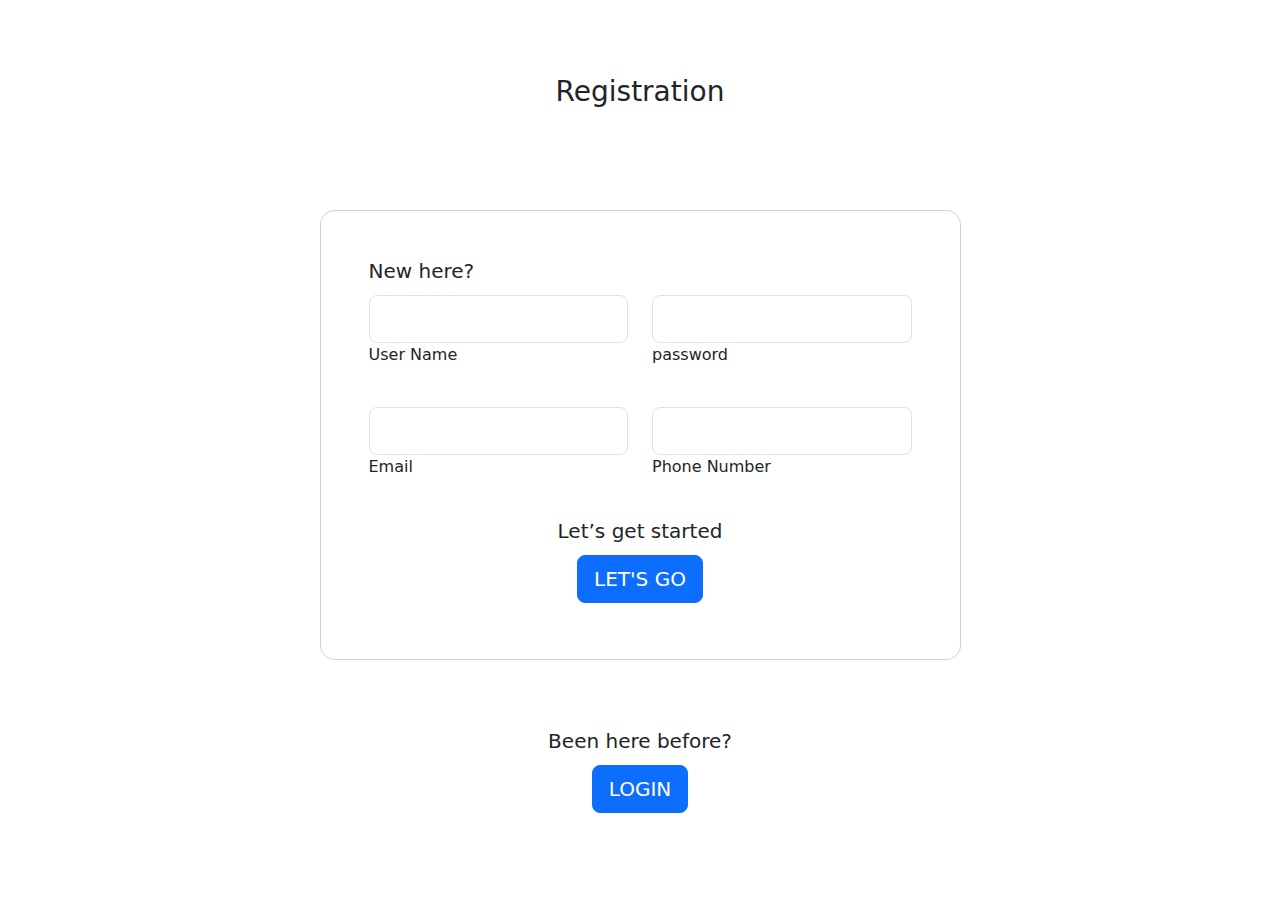
<file: freelancer-portfolio-template/Register.html>
<!DOCTYPE html>
<html lang="en">

<head>
    <meta charset="UTF-8">
    <meta name="viewport" content="width=device-width, initial-scale=1.0">
    <title>Calender_Register</title>

    <link href="https://cdn.jsdelivr.net/npm/bootstrap@5.3.3/dist/css/bootstrap.min.css" rel="stylesheet"
        integrity="sha384-QWTKZyjpPEjISv5WaRU9OFeRpok6YctnYmDr5pNlyT2bRjXh0JMhjY6hW+ALEwIH" crossorigin="anonymous">

    <link rel="stylesheet" href="./css/Register.css">
</head>

<body>

    <section class="vh-100 gradient-custom">
        <div class="container py-5 h-100">
            <div class="row justify-content-center align-items-center h-100">
                <h3 class="mb-2 pb-0 pb-md-0 mb-md-5 text-center">Registration</h3>
                <div class="col-12 col-lg-9 col-xl-7">
                    <div class="card shadow-2-strong card-registration" style="border-radius: 15px;">
                        <div class="card-body p-4 p-md-5">
                            <div class="row">
                                <h5 class="mb-2 pb-1">New here? </h5>
                                <div class="col-md-6 mb-4 pb-2">
                                    <div data-mdb-input-init class="form-outline">
                                        <input type="text" id="username" class="form-control form-control-lg" />
                                        <label class="form-label" for="username">User Name</label>
                                    </div>
                                </div>

                                <div class="col-md-6 mb-4 pb-2">
                                    <div data-mdb-input-init class="form-outline">
                                        <input type="text" id="password" class="form-control form-control-lg" />
                                        <label class="form-label" for="password">password</label>
                                    </div>
                                </div>
                                <div class="col-md-6 mb-4 pb-2">
                                    <div data-mdb-input-init class="form-outline">
                                        <input type="email" id="email" class="form-control form-control-lg" />
                                        <label class="form-label" for="email">Email</label>
                                    </div>
                                </div>
                                <div class="col-md-6 mb-4 pb-2">
                                    <div data-mdb-input-init class="form-outline">
                                        <input type="tel" id="phone" class="form-control form-control-lg" />
                                        <label class="form-label" for="phone">Phone Number</label>
                                    </div>
                                </div>
                                <div class="col-12 mb-2 pb-0  text-center">
                                    <h5 class="mb-2 pb-1">Let’s get started</h5>
                                    <input data-mdb-ripple-init class="btn btn-primary btn-lg" type="submit"
                                        value="LET'S GO" id="submitRegBtn" />
                                    <div id="cube1">
                                        <div id="innerCube1"> </div>
                                    </div>
                                </div>
                                <div id="spinner-container">
                                    <div id="spinner">
                                    </div>
                                </div>
                            </div>


                        </div>
                    </div>
                </div>
                <div class="col-12 text-center mt-3">
                    <h5 class="mb-2 pb-1">Been here before?</h5>
                    <div class="mb-2 pb-1">
                        <button class="btn btn-primary btn-lg" id="loginBtn" onclick="loginBtnFunc()">LOGIN</button>
                    </div>
                    <div id="cubeLogin">
                        <div id="innerCubeLogin"></div>
                    </div>
                </div>
            </div>
    </section>


    <script src="https://code.jquery.com/jquery-3.7.1.min.js"
        integrity="sha256-/JqT3SQfawRcv/BIHPThkBvs0OEvtFFmqPF/lYI/Cxo=" crossorigin="anonymous"></script>

    <script src="https://cdn.jsdelivr.net/npm/bootstrap@5.3.3/dist/js/bootstrap.bundle.min.js"
        integrity="sha384-YvpcrYf0tY3lHB60NNkmXc5s9fDVZLESaAA55NDzOxhy9GkcIdslK1eN7N6jIeHz"
        crossorigin="anonymous"></script>

    <script src="./js/Register.js"></script>
</body>

</html>
</file>
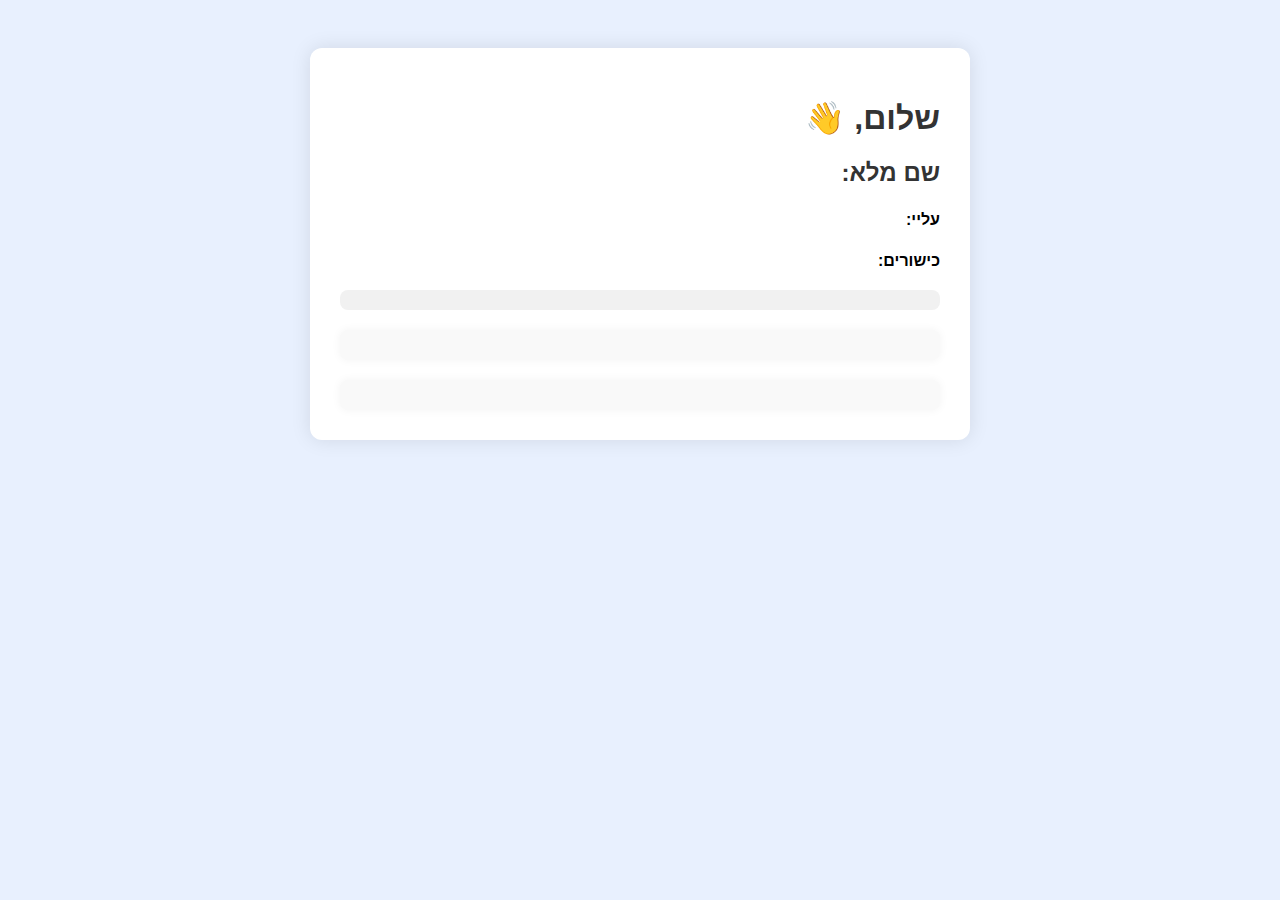
<file: pages/portfolio.html>
<!DOCTYPE html>
<html lang="he">

<head>
    <meta charset="UTF-8">
    <title>הפורטפוליו שלי</title>
    <style>
        body {
            font-family: 'Segoe UI', sans-serif;
            background: #e8f0fe;
            padding: 40px;
            direction: rtl;
        }

        .card {
            background: white;
            max-width: 600px;
            margin: auto;
            padding: 30px;
            border-radius: 12px;
            box-shadow: 0 0 20px rgba(0, 0, 0, 0.1);
        }

        h1,
        h2 {
            color: #333;
        }

        p {
            line-height: 1.6;
        }

        .skills {
            background: #f1f1f1;
            padding: 10px;
            border-radius: 8px;
            margin-top: 10px;
        }

        .info-box {
            background: #f9f9f9;
            border-radius: 8px;
            padding: 15px;
            margin-top: 20px;
            box-shadow: 0 0 10px rgba(0, 0, 0, 0.05);
        }

        .info-box h3 {
            margin-top: 0;
        }
    </style>
</head>

<body>
    <div class="card">
        <h1>שלום, <span id="username"></span> 👋</h1>
        <h2>שם מלא: <span id="fullName"></span></h2>
        <p><strong>עליי:</strong> <span id="bio"></span></p>
        <p><strong>כישורים:</strong></p>
        <div class="skills" id="skills"></div>

        <section id="extra-info">
            <div class="info-box" id="weather"></div>
            <div class="info-box" id="exchange"></div>
        </section>
    </div>

    <script>
        // --- הכנסת פרטי המשתמש ---
        document.getElementById('username').textContent = localStorage.getItem('username');
        document.getElementById('fullName').textContent = localStorage.getItem('fullName');
        document.getElementById('bio').textContent = localStorage.getItem('bio');

        const skillsRaw = localStorage.getItem('skills');
        const skillsList = skillsRaw.split(',').map(skill => `<span>🔹 ${skill.trim()}</span>`).join('<br>');
        document.getElementById('skills').innerHTML = skillsList;

        // --- מזג אוויר בתל אביב ---
        const lat = 32.0853;
        const lon = 34.7818;
        const weatherUrl = `https://api.open-meteo.com/v1/forecast?latitude=${lat}&longitude=${lon}&current=temperature_2m,wind_speed_10m`;

        fetch(weatherUrl)
            .then(res => res.json())
            .then(data => {
                const temp = data.current.temperature_2m;
                const wind = data.current.wind_speed_10m;
                document.getElementById('weather').innerHTML = `
          <h3>מזג האוויר בתל אביב</h3>
          <p>🌡️ טמפרטורה: ${temp}°C</p>
          <p>💨 רוח: ${wind} קמ"ש</p>
        `;
            })
            .catch(err => console.error('שגיאה במזג האוויר:', err));

        // --- שער חליפין USD ל-ILS ---
        const apiKey = 'fca_live_HPkMf2Y6dre2RSsryEk8B6mYShc5OQpybaABj6sn'; // שימי כאן את מפתח ה-API שלך
        const currencyUrl = `https://api.freecurrencyapi.com/v1/latest?apikey=${apiKey}&base_currency=USD&currencies=ILS`;

        fetch(currencyUrl)
            .then(res => res.json())
            .then(data => {
                const rate = data.data.ILS;
                document.getElementById('exchange').innerHTML = `
          <h3>💱 שער דולר לשקל</h3>
          <p>1 USD = ${rate.toFixed(2)} ILS</p>
        `;
            })
            .catch(err => console.error('שגיאה בשערי המטבע:', err));
    </script>
</body>

</html>
</file>
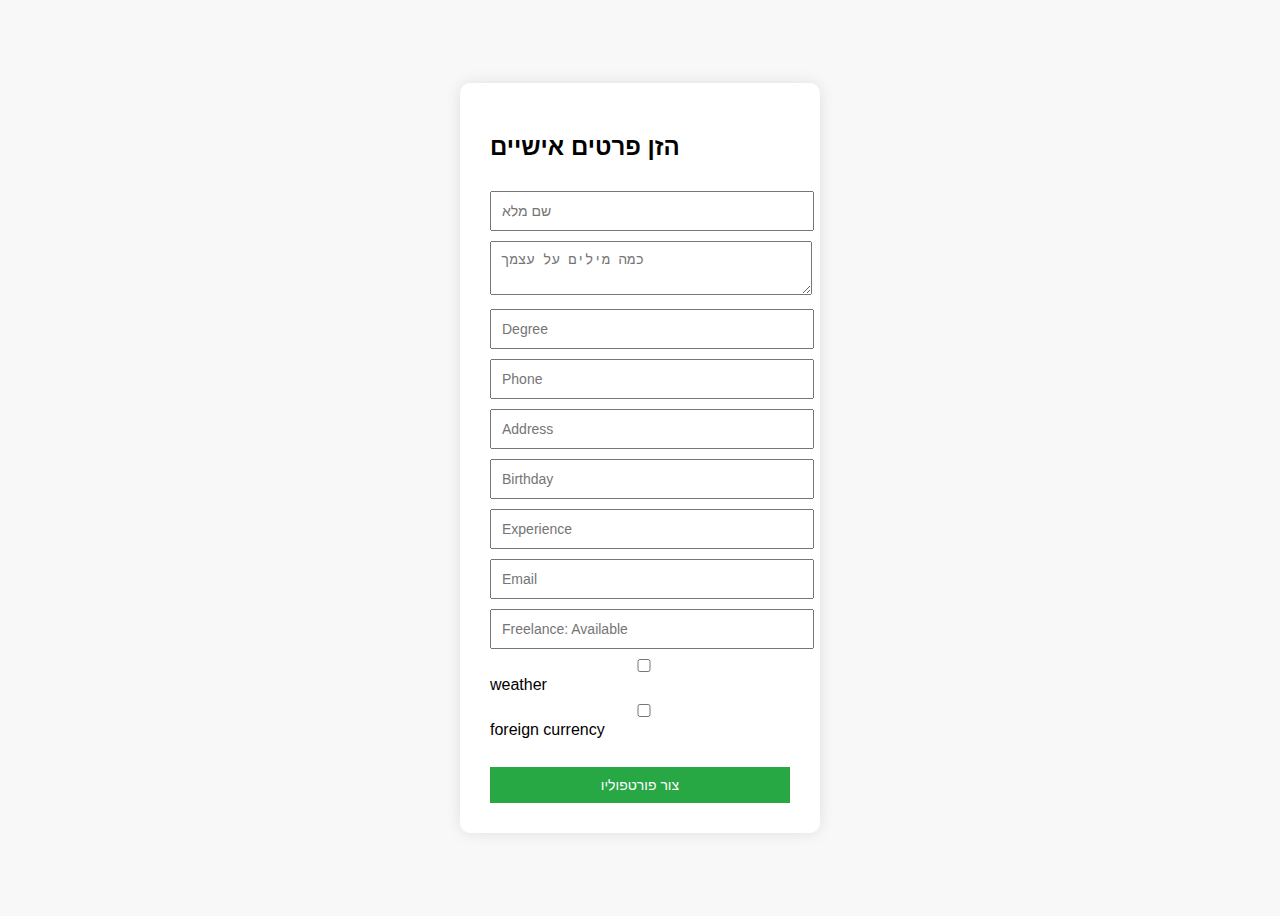
<file: pages/profile.html>
<!DOCTYPE html>
<html lang="he">

<head>
    <meta charset="UTF-8">
    <title>פרטים אישיים</title>
    <style>
        body {
            font-family: Arial, sans-serif;
            background: #f8f8f8;
            display: flex;
            justify-content: center;
            align-items: center;
            height: 100vh;
        }

        .container {
            background: white;
            padding: 30px;
            border-radius: 10px;
            width: 300px;
            box-shadow: 0 0 15px rgba(0, 0, 0, 0.1);
        }

        input,
        textarea,
        button {
            width: 100%;
            padding: 10px;
            margin-top: 10px;
            font-size: 14px;
        }

        button {
            background: #28a745;
            color: white;
            border: none;
            cursor: pointer;
        }

        button:hover {
            background: #218838;
        }
    </style>
</head>

<body>
    <div class="container">
        <h2>הזן פרטים אישיים</h2>
        <form id="detailsForm">
            <input type="text" id="fullName" placeholder="שם מלא" required>
            <textarea id="bio" placeholder="כמה מילים על עצמך" required></textarea>
            <input type="text" id="DegreeInput" placeholder="Degree" required>
            <input type="text" id="PhoneInput" placeholder="Phone" required>
            <input type="text" id="AddressInput" placeholder="Address" required>
            <input type="text" id="BirthdayInput" placeholder="Birthday" required>     
            <input type="text" id="ExperienceInput" placeholder="Experience" required>
            <input type="text" id="EmailInput" placeholder="Email" required>
            <input type="text" id="FreelanceInput" placeholder="Freelance: Available" required>

            <label>
                <input type="checkbox" id="checkbox1">
                weather
              </label><br>
            
              <label>
                <input type="checkbox" id="checkbox2">
                foreign currency

              </label><br><br>


            <button type="submit">צור פורטפוליו</button>

        </form>
    </div>

    <script>
        document.getElementById('detailsForm').addEventListener('submit', function (e) {
            e.preventDefault();
            const fullName = document.getElementById('fullName').value;
            const bio = document.getElementById('bio').value;
            const skills = document.getElementById('skills').value;

            localStorage.setItem('fullName', fullName);
            localStorage.setItem('bio', bio);
            localStorage.setItem('skills', skills);

            window.location.href = 'portfolio.html';
        });

        const checkbox1 = document.getElementById('checkbox1');
        const checkbox2 = document.getElementById('checkbox2');
        const output = document.getElementById('output');
    
        function updateOutput() {
          let message = "בחרת: ";
          const selections = [];
          if (checkbox1.checked) selections.push("אפשרות 1");
          if (checkbox2.checked) selections.push("אפשרות 2");
    
          message += selections.length > 0 ? selections.join(", ") : "שום דבר";
          output.textContent = message;
        }
    
        checkbox1.addEventListener('change', updateOutput);
        checkbox2.addEventListener('change', updateOutput);

    </script>
   
   
 
    
</body>

</html>
</file>
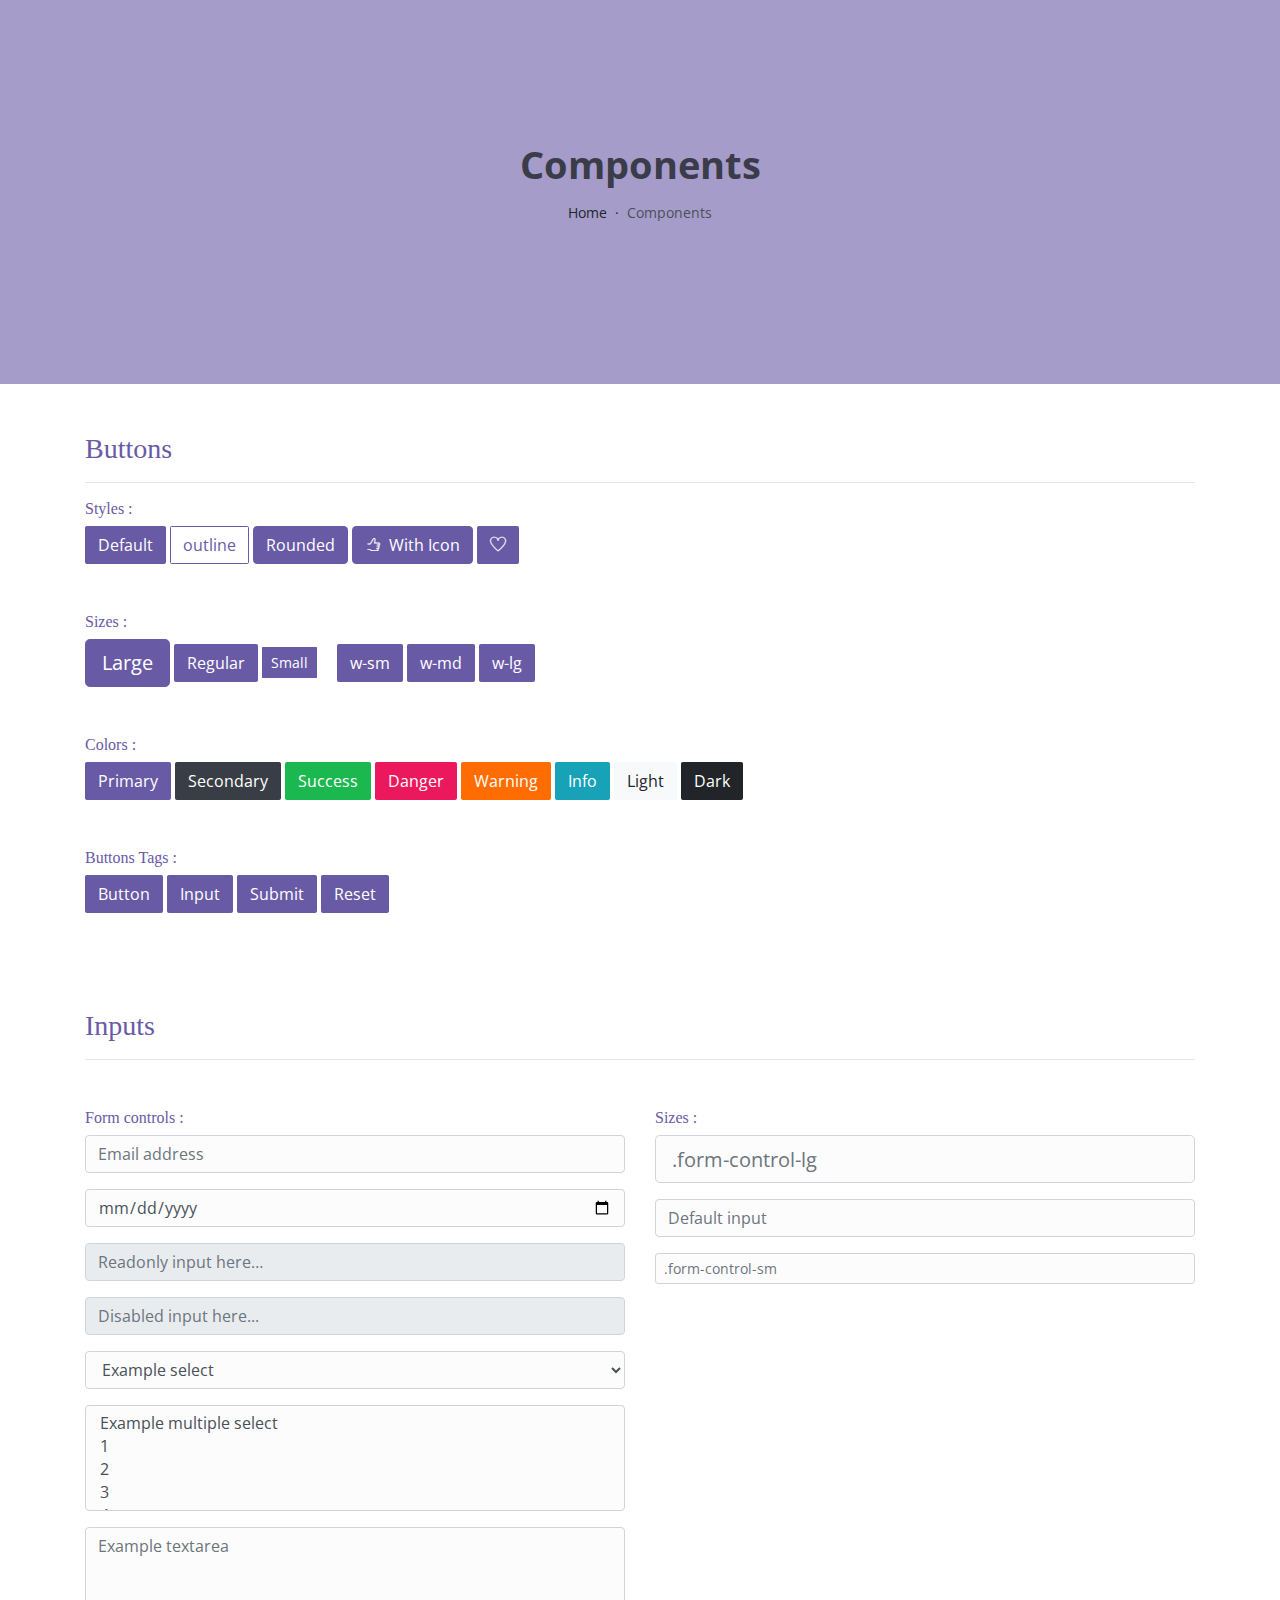
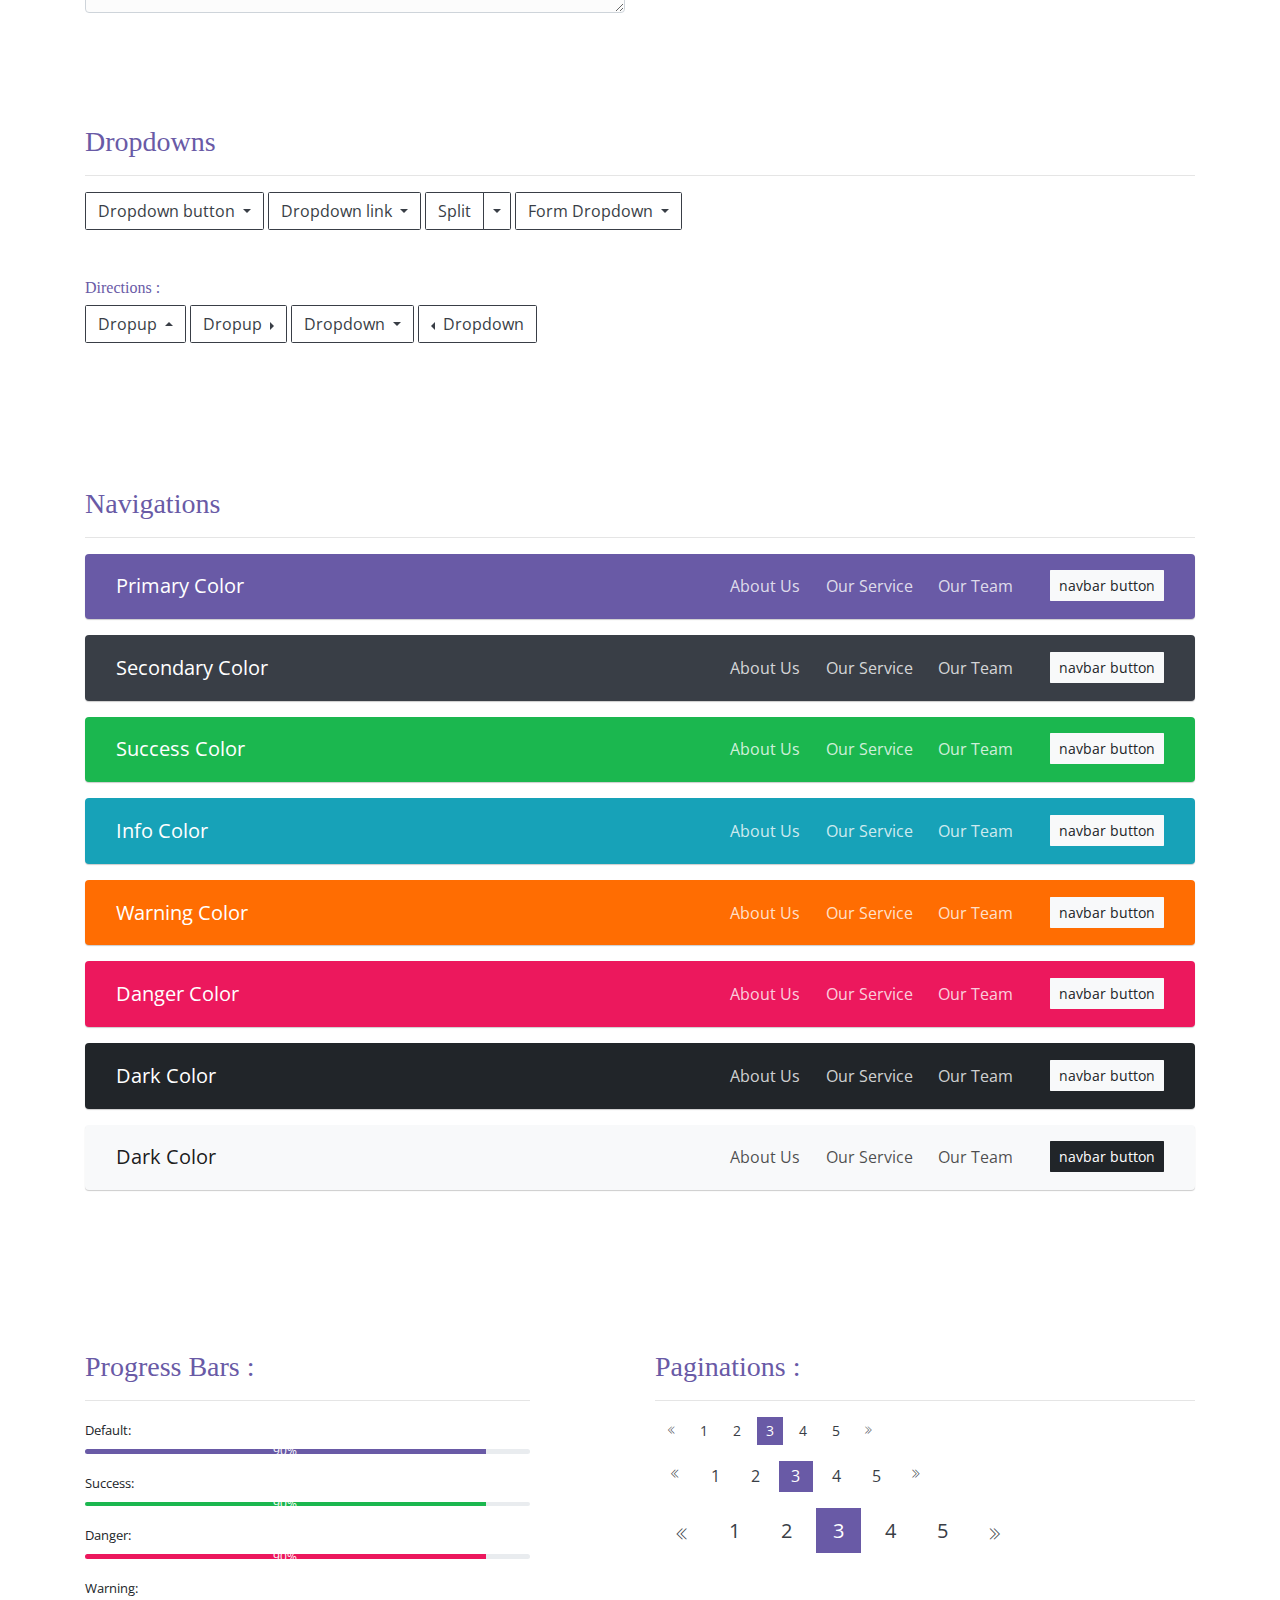
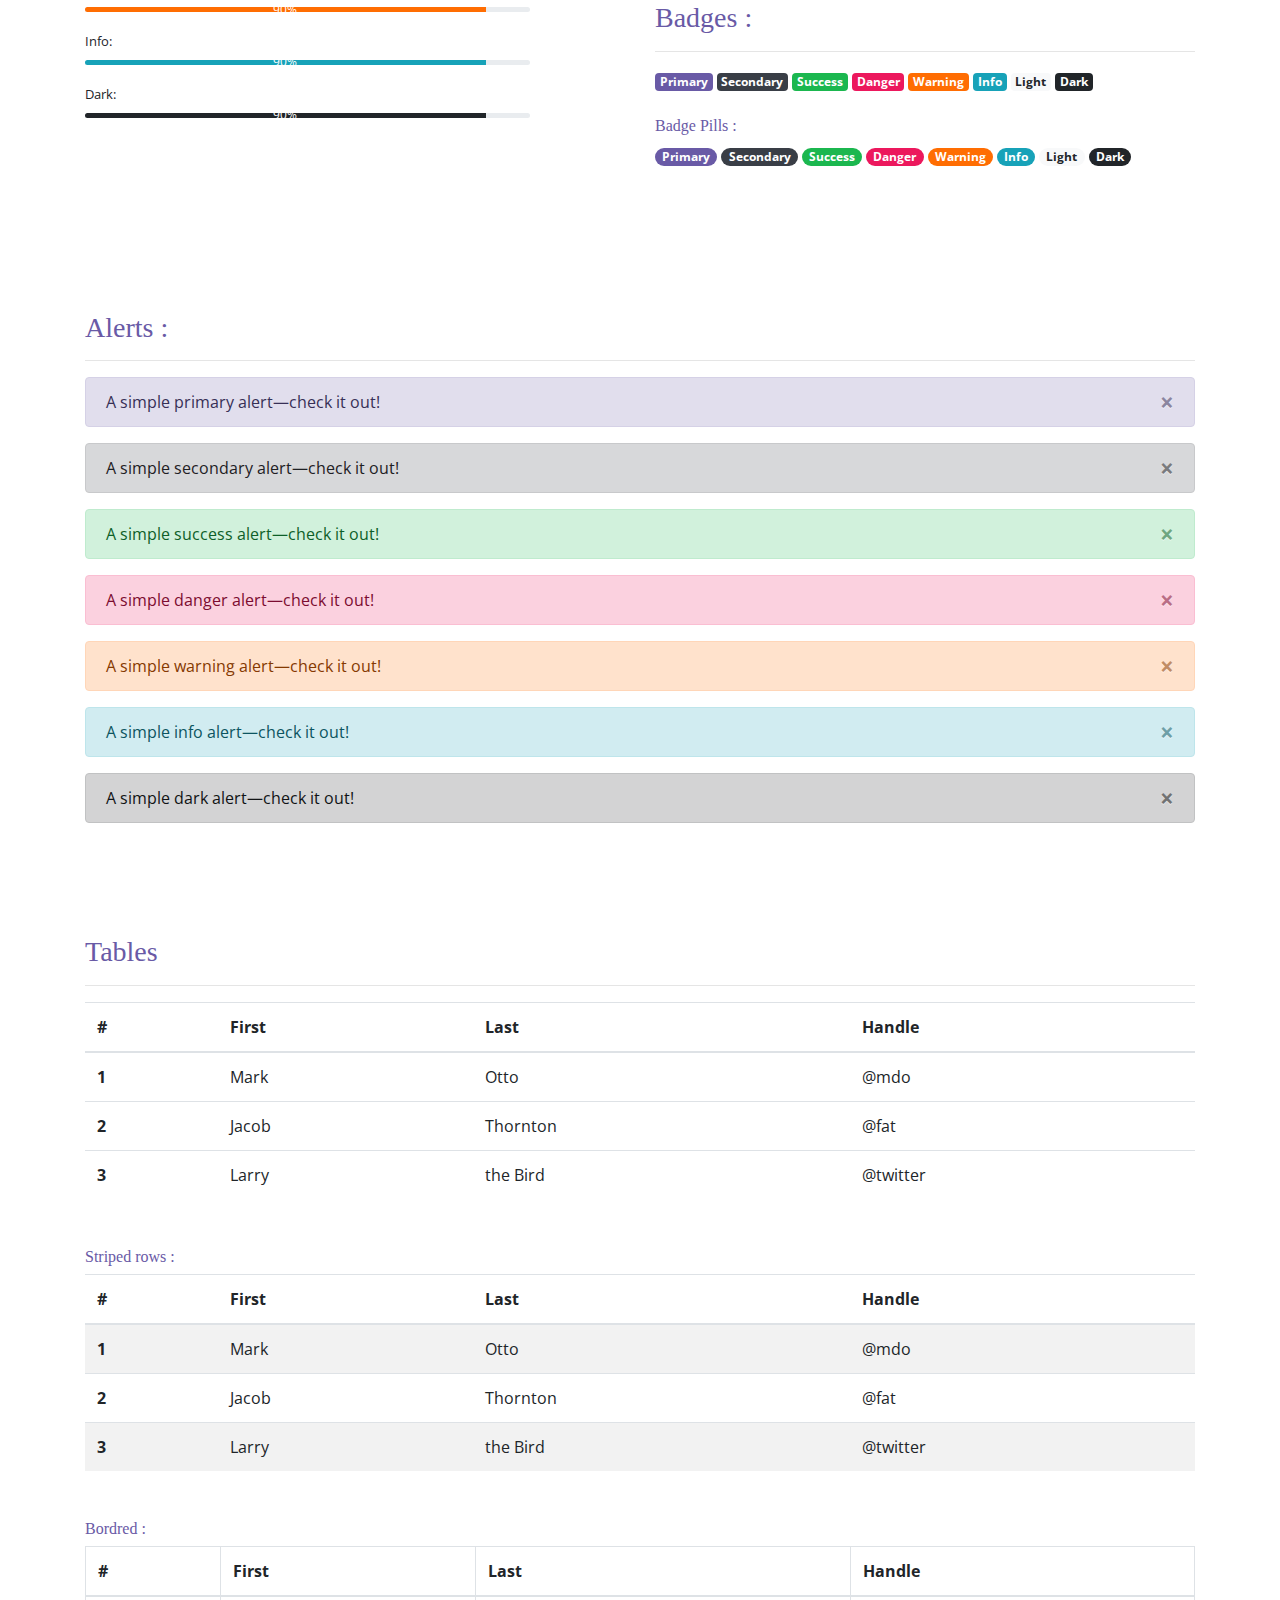
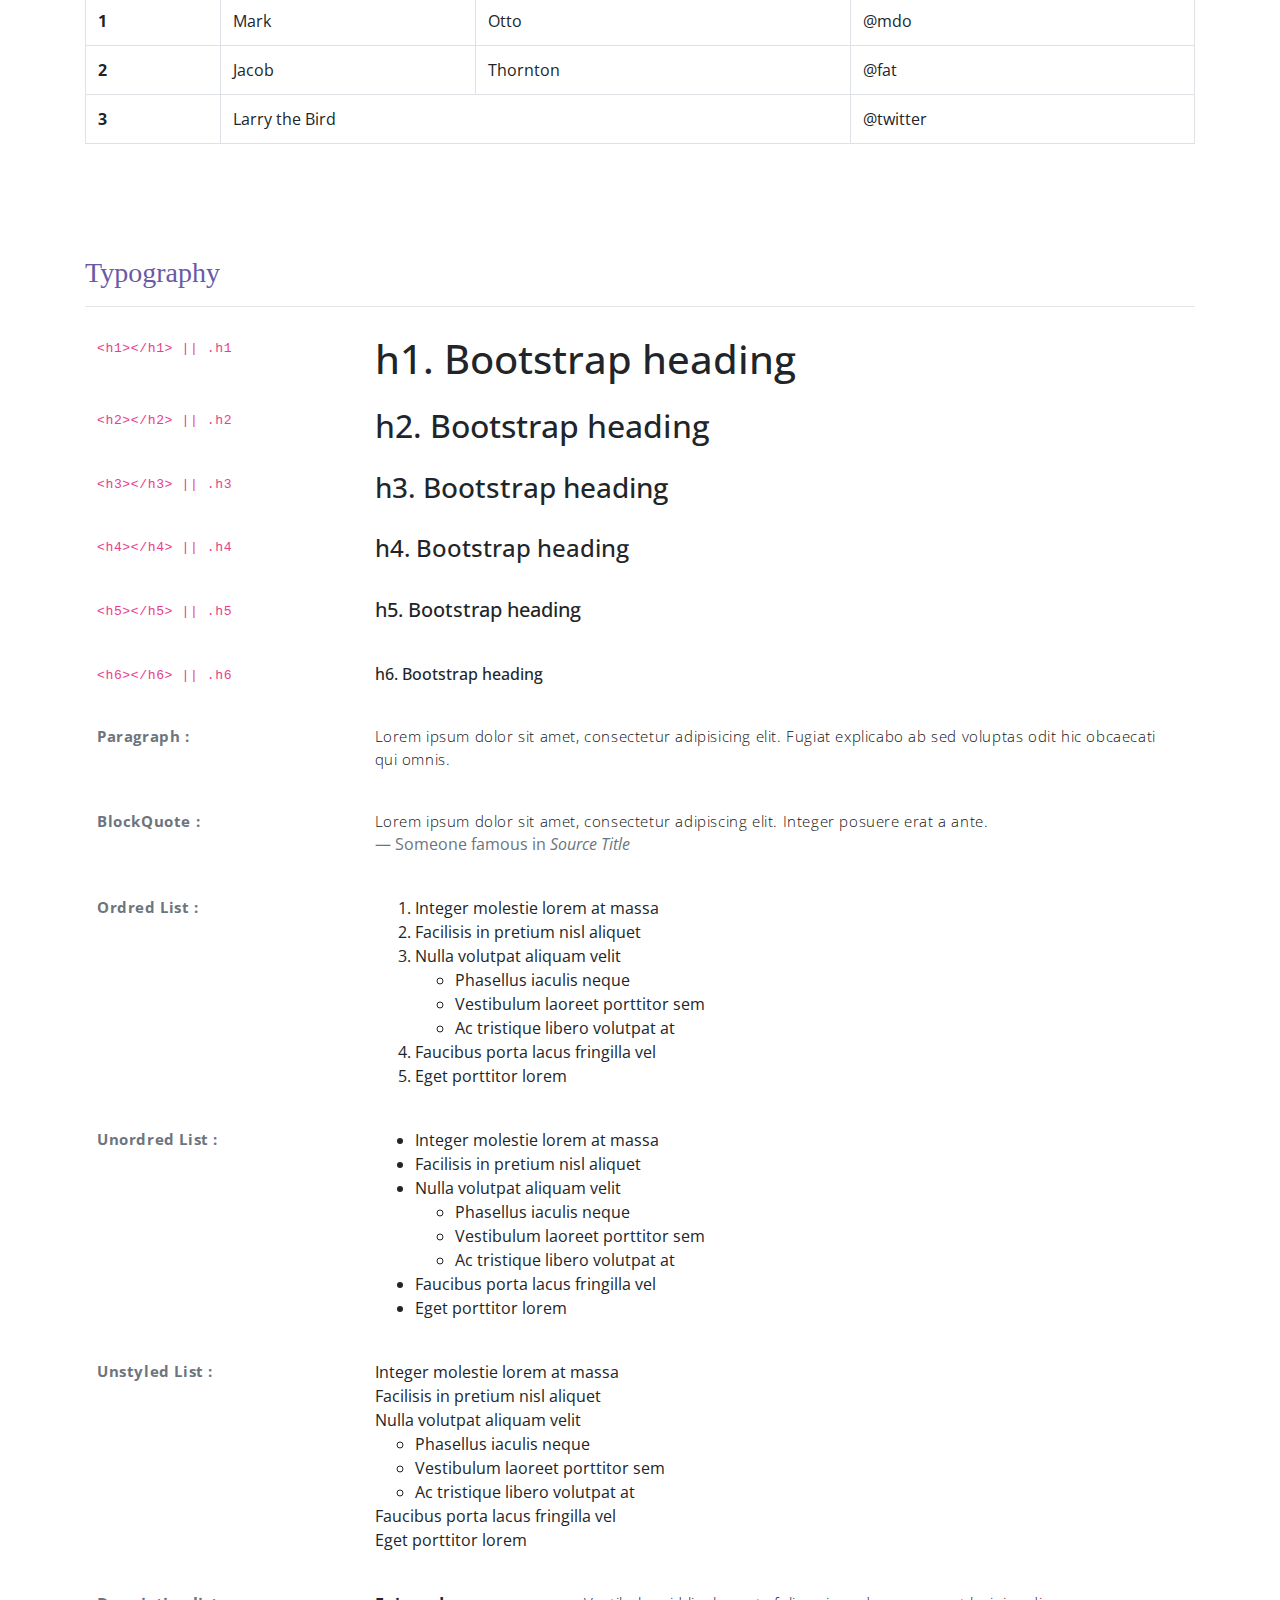
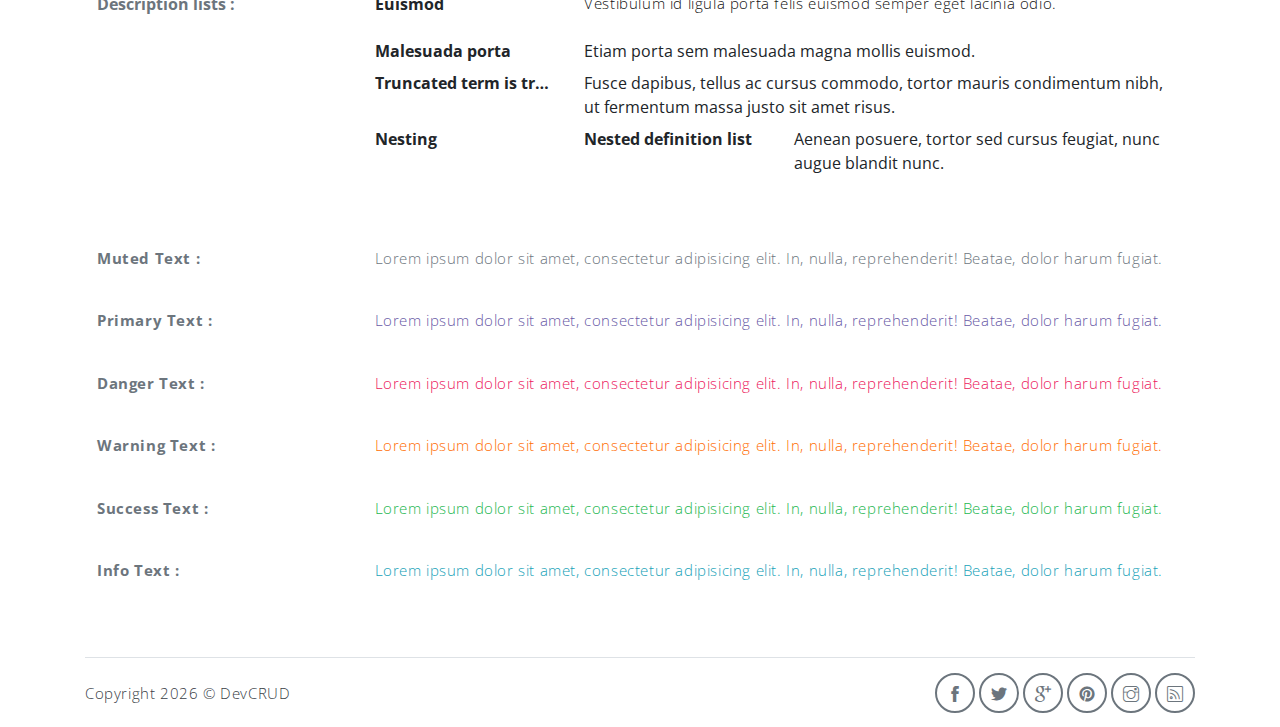
<file: meyawo/public_html/components.html>
<!DOCTYPE html>
<html lang="en">
<head>
   <meta charset="utf-8">
   <meta name="viewport" content="width=device-width, initial-scale=1, shrink-to-fit=no">
   <meta name="description" content="Start your development with Meyawo landing page.">
   <meta name="author" content="Devcrud">
   <title>Meyawo Landing page | Components</title>
   <!-- font icons -->
   <link rel="stylesheet" href="assets/vendors/themify-icons/css/themify-icons.css">
   <!-- Bootstrap + Steller  -->
   <link rel="stylesheet" href="assets/css/meyawo.css">
</head>
<body>

   <!-- Page Header -->
   <header class="header header-mini"> 
      <div class="header-title">Components</div> 
      <nav aria-label="breadcrumb">
         <ol class="breadcrumb">
            <li class="breadcrumb-item"><a href="/">Home</a></li>
            <li class="breadcrumb-item active" aria-current="page">Components</li>
         </ol>
      </nav>
   </header> <!-- End Of Page Header -->

   <!-- main content -->
   <div class="container">

      <!-- Buttons -->
      <h3 class="mt-5">Buttons</h3>
      <hr>
      <h6 class="section-secondary-title">Styles :</h6>
      <button class="btn btn-primary">Default</button>
      <button class="btn btn-outline-primary">outline</button>
      <button class="btn btn-primary rounded">Rounded</button>
      <button class="btn btn-primary rounded"><i class="ti-thumb-up pr-1"></i> With Icon</button>
      <button class="btn btn-primary circle"><i class="ti-heart"></i></button>

      <h6 class="section-secondary-title mt-5">Sizes :</h6>
      <button class="btn btn-primary btn-lg">Large</button>
      <button class="btn btn-primary ">Regular</button>
      <button class="btn btn-primary btn-sm">Small</button>
      <button class="btn btn-primary w-sm ml-3">w-sm</button>
      <button class="btn btn-primary w-md">w-md</button>
      <button class="btn btn-primary w-lg">w-lg</button>

      <h6 class="section-secondary-title mt-5">Colors :</h6>          
      <button type="button" class="btn btn-primary">Primary</button>
      <button type="button" class="btn btn-secondary">Secondary</button>
      <button type="button" class="btn btn-success">Success</button>
      <button type="button" class="btn btn-danger">Danger</button>
      <button type="button" class="btn btn-warning">Warning</button>
      <button type="button" class="btn btn-info">Info</button>
      <button type="button" class="btn btn-light">Light</button>
      <button type="button" class="btn btn-dark">Dark</button>

      <h6 class="section-secondary-title mt-5">Buttons Tags :</h6>
      <button class="btn btn-primary" type="submit">Button</button>
      <input class="btn btn-primary" type="button" value="Input">
      <input class="btn btn-primary" type="submit" value="Submit">
      <input class="btn btn-primary" type="reset" value="Reset">
      
      <!-- devider -->
      <div class="py-5"></div>

      <!-- Inputs -->
      <h3>Inputs</h3>
      <hr>
      <div class="row mt-5">
         <div class="col-md-6">
            <h6 class="section-secondary-title">Form controls :</h6>        
            <div class="form-group">
               <input type="email" class="form-control" id="exampleFormControlInput1" placeholder="Email address">
            </div>
            <div class="form-group">
               <input type="date" class="form-control" id="exampleFormControlInput1" placeholder="Date">
            </div>
            <div class="form-group">
               <input class="form-control" type="text" placeholder="Readonly input here…" readonly>
            </div>
            <div class="form-group">
               <input class="form-control" id="disabledInput" type="text" placeholder="Disabled input here..." disabled>
            </div>
            <div class="form-group">
               <select class="form-control" id="exampleFormControlSelect1">
                  <option>Example select</option>
                  <option>1</option>
                  <option>2</option>
                  <option>3</option>
                  <option>4</option>
                  <option>5</option>
               </select>
            </div>
            <div class="form-group">
               <select multiple class="form-control" id="exampleFormControlSelect2">
                  <option>Example multiple select</option>
                  <option>1</option>
                  <option>2</option>
                  <option>3</option>
                  <option>4</option>
                  <option>5</option>
               </select>
            </div>
            <div class="form-group">
               <textarea class="form-control" id="exampleFormControlTextarea1" rows="3" placeholder="Example textarea"></textarea>
            </div>
         </div>
         <div class="col-md-6">
            <h6 class="section-secondary-title">Sizes :</h6>    
            <div class="form-group">
               <input class="form-control form-control-lg" type="text" placeholder=".form-control-lg">             
            </div>
            <div class="form-group">
               <input class="form-control" type="text" placeholder="Default input">
            </div>
            <div class="form-group">
               <input class="form-control form-control-sm" type="text" placeholder=".form-control-sm"> 
            </div>
         </div>
      </div> <!-- end of inputs -->   

      <!-- devider -->
      <div class="py-5"></div>             

      <!-- Dropdowns -->
      <h3 class="components-section-title font-weight-normal">Dropdowns</h3>
      <hr>
      <div class="dropdown d-inline-block">
         <button class="btn btn-outline-secondary dropdown-toggle" type="button" id="dropdownMenuButton" data-toggle="dropdown" aria-haspopup="true" aria-expanded="false">
         Dropdown button
         </button>
         <div class="dropdown-menu" aria-labelledby="dropdownMenuButton">
         <a class="dropdown-item" href="#">Action</a>
         <a class="dropdown-item" href="#">Another action</a>
         <a class="dropdown-item" href="#">Something else here</a>
         </div>
      </div>
      <div class="dropdown d-inline-block">
         <a class="btn btn-outline-secondary dropdown-toggle" href="#" role="button" id="dropdownMenuLink" data-toggle="dropdown" aria-haspopup="true" aria-expanded="false">
            Dropdown link
         </a>
         <div class="dropdown-menu" aria-labelledby="dropdownMenuLink">
            <a class="dropdown-item" href="#">Action</a>
            <a class="dropdown-item" href="#">Another action</a>
            <a class="dropdown-item" href="#">Something else here</a>
         </div>
      </div>
      <div class="btn-group">
         <button type="button" class="btn btn-outline-secondary">Split</button>
         <button type="button" class="btn btn-outline-secondary dropdown-toggle dropdown-toggle-split" data-toggle="dropdown" aria-haspopup="true" aria-expanded="false">
         <span class="sr-only">Toggle Dropdown</span>
         </button>
         <div class="dropdown-menu">
            <a class="dropdown-item" href="#">Action</a>
            <a class="dropdown-item" href="#">Another action</a>
            <a class="dropdown-item" href="#">Something else here</a>
            <div class="dropdown-divider"></div>
            <a class="dropdown-item" href="#">Separated link</a>
         </div>
      </div>
      <div class="btn-group">
         <button class="btn btn-outline-secondary dropdown-toggle" type="button" id="dropdownMenuButton" data-toggle="dropdown" aria-haspopup="true" aria-expanded="false">
            Form Dropdown
         </button>
         <div class="dropdown-menu form">
            <form class="px-4 py-3">
               <div class="form-group">
                  <input type="email" class="form-control" id="exampleDropdownFormEmail1" placeholder="email@example.com">
               </div>
               <div class="form-group">
                  <input type="password" class="form-control" id="exampleDropdownFormPassword1" placeholder="Password">
               </div>
               <div class="form-check mb-3">
                  <input type="checkbox" class="form-check-input" id="dropdownCheck">
                  <label class="form-check-label" for="dropdownCheck">
                     Remember me
                  </label>
               </div>
               <button type="submit" class="btn btn-primary btn-block">Sign in</button>
            </form>
            <div class="dropdown-divider"></div>
            <a class="dropdown-item" href="#"><small>New around here? Sign up</small></a>
            <a class="dropdown-item" href="#"><small>Forgot password?</small></a>
         </div>
      </div>       
      <h6 class="section-secondary-title mt-5">Directions :</h6>  
      <div class="btn-group dropup">
         <button type="button" class="btn btn-outline-secondary dropdown-toggle" data-toggle="dropdown" aria-haspopup="true" aria-expanded="false">
            Dropup
         </button>
         <div class="dropdown-menu">
            <a class="dropdown-item" href="#">Action</a>
            <a class="dropdown-item" href="#">Another action</a>
            <a class="dropdown-item" href="#">Something else here</a>
            <div class="dropdown-divider"></div>
            <a class="dropdown-item" href="#">Separated link</a>
         </div>
      </div>
      <div class="btn-group dropright">
         <button type="button" class="btn btn-outline-secondary dropdown-toggle" data-toggle="dropdown" aria-haspopup="true" aria-expanded="false">
            Dropup
         </button>
         <div class="dropdown-menu">
            <a class="dropdown-item" href="#">Action</a>
            <a class="dropdown-item" href="#">Another action</a>
            <a class="dropdown-item" href="#">Something else here</a>
            <div class="dropdown-divider"></div>
            <a class="dropdown-item" href="#">Separated link</a>
         </div>
      </div>
      <div class="btn-group">
         <button type="button" class="btn btn-outline-secondary dropdown-toggle" data-toggle="dropdown" aria-haspopup="true" aria-expanded="false">
            Dropdown
         </button>
         <div class="dropdown-menu">
            <a class="dropdown-item" href="#">Action</a>
            <a class="dropdown-item" href="#">Another action</a>
            <a class="dropdown-item" href="#">Something else here</a>
            <div class="dropdown-divider"></div>
            <a class="dropdown-item" href="#">Separated link</a>
         </div>
      </div>
      <div class="btn-group dropleft">
         <button type="button" class="btn btn-outline-secondary dropdown-toggle" data-toggle="dropdown" aria-haspopup="true" aria-expanded="false">
            Dropdown
         </button>
         <div class="dropdown-menu">
            <a class="dropdown-item" href="#">Action</a>
            <a class="dropdown-item" href="#">Another action</a>
            <a class="dropdown-item" href="#">Something else here</a>
            <div class="dropdown-divider"></div>
            <a class="dropdown-item" href="#">Separated link</a>
         </div>
      </div> <!-- end of Dropdowns -->  

      <!-- devider -->
      <div class="py-5"></div>   

      <!-- navbars -->
      <h3 class="components-section-title font-weight-normal mt-5">Navigations</h3>
      <hr>
      <nav class="navbar navbar-expand-sm navbar-dark bg-primary rounded shadow mb-3">
         <div class="container">
            <a class="navbar-brand" href="#">Primary Color</a>
            <button class="navbar-toggler ml-auto" type="button" data-toggle="collapse" data-target="#navbarSupportedContent" aria-controls="navbarSupportedContent" aria-expanded="false" aria-label="Toggle navigation">
            <span class="navbar-toggler-icon"></span>
            </button>
            <div class="collapse navbar-collapse" id="navbarSupportedContent">
               <ul class="navbar-nav ml-auto"> 
                  <li class="nav-item">
                     <a class="nav-link" href="#about">About Us</a>
                  </li>
                  <li class="nav-item">
                     <a class="nav-link" href="#service">Our Service</a>
                  </li>
                  <li class="nav-item">
                     <a class="nav-link" href="#team">Our Team</a>
                  </li>
                  <li class="nav-item">
                     <a href="#book-table" class="ml-4 mt-1 btn btn-light btn-sm">navbar button</a>
                  </li>
               </ul>                       
            </div>
         </div>
      </nav>
      <nav class="navbar navbar-expand-sm navbar-dark bg-secondary rounded shadow mb-3">
         <div class="container">
            <a class="navbar-brand" href="#">Secondary Color</a>
            <button class="navbar-toggler ml-auto" type="button" data-toggle="collapse" data-target="#navbarSupportedContent" aria-controls="navbarSupportedContent" aria-expanded="false" aria-label="Toggle navigation">
            <span class="navbar-toggler-icon"></span>
            </button>
            <div class="collapse navbar-collapse" id="navbarSupportedContent">
               <ul class="navbar-nav ml-auto"> 
                  <li class="nav-item">
                     <a class="nav-link" href="#about">About Us</a>
                  </li>
                  <li class="nav-item">
                     <a class="nav-link" href="#service">Our Service</a>
                  </li>
                  <li class="nav-item">
                     <a class="nav-link" href="#team">Our Team</a>
                  </li>
                  <li class="nav-item">
                     <a href="#book-table" class="ml-4 mt-1 btn btn-light btn-sm">navbar button</a>
                  </li>
               </ul>                       
            </div>
         </div>
      </nav>
      <nav class="navbar navbar-expand-sm navbar-dark bg-success rounded shadow mb-3">
         <div class="container">
            <a class="navbar-brand" href="#">Success Color</a>
            <button class="navbar-toggler ml-auto" type="button" data-toggle="collapse" data-target="#navbarSupportedContent" aria-controls="navbarSupportedContent" aria-expanded="false" aria-label="Toggle navigation">
            <span class="navbar-toggler-icon"></span>
            </button>
            <div class="collapse navbar-collapse" id="navbarSupportedContent">
               <ul class="navbar-nav ml-auto"> 
                  <li class="nav-item">
                     <a class="nav-link" href="#about">About Us</a>
                  </li>
                  <li class="nav-item">
                     <a class="nav-link" href="#service">Our Service</a>
                  </li>
                  <li class="nav-item">
                     <a class="nav-link" href="#team">Our Team</a>
                  </li>
                  <li class="nav-item">
                     <a href="#book-table" class="ml-4 mt-1 btn btn-light btn-sm">navbar button</a>
                  </li>
               </ul>                       
            </div>
         </div>
      </nav>
      <nav class="navbar navbar-expand-sm navbar-dark bg-info rounded shadow mb-3">
         <div class="container">
            <a class="navbar-brand" href="#">Info Color</a>
            <button class="navbar-toggler ml-auto" type="button" data-toggle="collapse" data-target="#navbarSupportedContent" aria-controls="navbarSupportedContent" aria-expanded="false" aria-label="Toggle navigation">
            <span class="navbar-toggler-icon"></span>
            </button>
            <div class="collapse navbar-collapse" id="navbarSupportedContent">
               <ul class="navbar-nav ml-auto"> 
                  <li class="nav-item">
                     <a class="nav-link" href="#about">About Us</a>
                  </li>
                  <li class="nav-item">
                     <a class="nav-link" href="#service">Our Service</a>
                  </li>
                  <li class="nav-item">
                     <a class="nav-link" href="#team">Our Team</a>
                  </li>
                  <li class="nav-item">
                     <a href="#book-table" class="ml-4 mt-1 btn btn-light btn-sm">navbar button</a>
                  </li>
               </ul>                       
            </div>
         </div>
      </nav>
      <nav class="navbar navbar-expand-sm navbar-dark bg-warning rounded shadow mb-3">
         <div class="container">
            <a class="navbar-brand" href="#">Warning Color</a>
            <button class="navbar-toggler ml-auto" type="button" data-toggle="collapse" data-target="#navbarSupportedContent" aria-controls="navbarSupportedContent" aria-expanded="false" aria-label="Toggle navigation">
            <span class="navbar-toggler-icon"></span>
            </button>
            <div class="collapse navbar-collapse" id="navbarSupportedContent">
               <ul class="navbar-nav ml-auto"> 
                  <li class="nav-item">
                     <a class="nav-link" href="#about">About Us</a>
                  </li>
                  <li class="nav-item">
                     <a class="nav-link" href="#service">Our Service</a>
                  </li>
                  <li class="nav-item">
                     <a class="nav-link" href="#team">Our Team</a>
                  </li>
                  <li class="nav-item">
                     <a href="#book-table" class="ml-4 mt-1 btn btn-light btn-sm">navbar button</a>
                  </li>
               </ul>                       
            </div>
         </div>
      </nav>
      <nav class="navbar navbar-expand-sm navbar-dark bg-danger rounded shadow mb-3">
         <div class="container">
            <a class="navbar-brand" href="#">Danger Color</a>
            <button class="navbar-toggler ml-auto" type="button" data-toggle="collapse" data-target="#navbarSupportedContent" aria-controls="navbarSupportedContent" aria-expanded="false" aria-label="Toggle navigation">
            <span class="navbar-toggler-icon"></span>
            </button>
            <div class="collapse navbar-collapse" id="navbarSupportedContent">
               <ul class="navbar-nav ml-auto"> 
                  <li class="nav-item">
                     <a class="nav-link" href="#about">About Us</a>
                  </li>
                  <li class="nav-item">
                     <a class="nav-link" href="#service">Our Service</a>
                  </li>
                  <li class="nav-item">
                     <a class="nav-link" href="#team">Our Team</a>
                  </li>
                  <li class="nav-item">
                     <a href="#book-table" class="ml-4 mt-1 btn btn-light btn-sm">navbar button</a>
                  </li>
               </ul>                       
            </div>
         </div>
      </nav>
      <nav class="navbar navbar-expand-sm navbar-dark bg-dark rounded shadow mb-3">
         <div class="container">
            <a class="navbar-brand" href="#">Dark Color</a>
            <button class="navbar-toggler ml-auto" type="button" data-toggle="collapse" data-target="#navbarSupportedContent" aria-controls="navbarSupportedContent" aria-expanded="false" aria-label="Toggle navigation">
            <span class="navbar-toggler-icon"></span>
            </button>
            <div class="collapse navbar-collapse" id="navbarSupportedContent">
               <ul class="navbar-nav ml-auto"> 
                  <li class="nav-item">
                     <a class="nav-link" href="#about">About Us</a>
                  </li>
                  <li class="nav-item">
                     <a class="nav-link" href="#service">Our Service</a>
                  </li>
                  <li class="nav-item">
                     <a class="nav-link" href="#team">Our Team</a>
                  </li>
                  <li class="nav-item">
                     <a href="#book-table" class="ml-4 mt-1 btn btn-light btn-sm">navbar button</a>
                  </li>
               </ul>                       
            </div>
         </div>
      </nav>
      <nav class="navbar navbar-expand-sm navbar-light bg-light rounded shadow mb-3">
         <div class="container">
            <a class="navbar-brand" href="#">Dark Color</a>
            <button class="navbar-toggler ml-auto" type="button" data-toggle="collapse" data-target="#navbarSupportedContent" aria-controls="navbarSupportedContent" aria-expanded="false" aria-label="Toggle navigation">
            <span class="navbar-toggler-icon"></span>
            </button>
            <div class="collapse navbar-collapse" id="navbarSupportedContent">
               <ul class="navbar-nav ml-auto"> 
                  <li class="nav-item">
                     <a class="nav-link" href="#about">About Us</a>
                  </li>
                  <li class="nav-item">
                     <a class="nav-link" href="#service">Our Service</a>
                  </li>
                  <li class="nav-item">
                     <a class="nav-link" href="#team">Our Team</a>
                  </li>
                  <li class="nav-item">
                     <a href="#book-table" class="ml-4 mt-1 btn btn-dark btn-sm">navbar button</a>
                  </li>
               </ul>                       
            </div>
         </div>
      </nav>
      <!-- End of navbars -->

      <!-- devider -->
      <div class="py-5"></div>   
      
      <!-- progress bars -->
      <div class="row justify-content-between">
         <div class="col-md-5">
            <h3 class="components-section-title font-weight-normal mt-5">Progress Bars :</h3>
            <hr>
            <small>Default: </small>
            <div class="progress mt-2 mb-3">
               <div class="progress-bar" role="progressbar" style="width: 90%" aria-valuenow="25" aria-valuemin="0" aria-valuemax="100"><span>90%</span></div>
            </div>
            <small>Success:</small>
            <div class="progress mt-2 mb-3">
               <div class="progress-bar bg-success" role="progressbar" style="width: 90%" aria-valuenow="25" aria-valuemin="0" aria-valuemax="100"><span>90%</span></div>
            </div>
            <small>Danger:</small>
            <div class="progress mt-2 mb-3">
               <div class="progress-bar bg-danger" role="progressbar" style="width: 90%" aria-valuenow="25" aria-valuemin="0" aria-valuemax="100"><span>90%</span></div>
            </div>
            <small>Warning:</small>
            <div class="progress mt-2 mb-3">
               <div class="progress-bar bg-warning" role="progressbar" style="width: 90%" aria-valuenow="25" aria-valuemin="0" aria-valuemax="100"><span>90%</span></div>
            </div>
            <small>Info:</small>
            <div class="progress mt-2 mb-3">
               <div class="progress-bar bg-info" role="progressbar" style="width: 90%" aria-valuenow="25" aria-valuemin="0" aria-valuemax="100"><span>90%</span></div>
            </div>
            <small>Dark:</small>
            <div class="progress mt-2 mb-3">
               <div class="progress-bar bg-dark" role="progressbar" style="width: 90%" aria-valuenow="25" aria-valuemin="0" aria-valuemax="100"><span>90%</span></div>
            </div>
         </div>
         <div class="col-md-6">
            <h3 class="components-section-title font-weight-normal mt-5">Paginations :</h3>
            <hr>
            <nav aria-label="Page navigation example">
               <ul class="pagination pagination-sm">
                  <li class="page-item"><a class="page-link" href="#"><i class="ti-angle-double-left"></i></a></li>
                  <li class="page-item"><a class="page-link" href="#">1</a></li>
                  <li class="page-item"><a class="page-link" href="#">2</a></li>
                  <li class="page-item active"><a class="page-link" href="#">3</a></li>
                  <li class="page-item"><a class="page-link" href="#">4</a></li>
                  <li class="page-item"><a class="page-link" href="#">5</a></li>
                  <li class="page-item"><a class="page-link" href="#"><i class="ti-angle-double-right"></i></a></li>
               </ul>
            </nav>
            <nav aria-label="Page navigation example">
               <ul class="pagination">
               <li class="page-item"><a class="page-link" href="#"><i class="ti-angle-double-left"></i></a></li>
                  <li class="page-item"><a class="page-link" href="#">1</a></li>
                  <li class="page-item"><a class="page-link" href="#">2</a></li>
                  <li class="page-item active"><a class="page-link" href="#">3</a></li>
                  <li class="page-item"><a class="page-link" href="#">4</a></li>
                  <li class="page-item"><a class="page-link" href="#">5</a></li>
                  <li class="page-item"><a class="page-link" href="#"><i class="ti-angle-double-right"></i></a></li>
               </ul>
            </nav>
            <nav aria-label="Page navigation example">
               <ul class="pagination pagination-lg">
                  <li class="page-item"><a class="page-link" href="#"><i class="ti-angle-double-left"></i></a></li>
                  <li class="page-item"><a class="page-link" href="#">1</a></li>
                  <li class="page-item"><a class="page-link" href="#">2</a></li>
                  <li class="page-item active"><a class="page-link" href="#">3</a></li>
                  <li class="page-item"><a class="page-link" href="#">4</a></li>
                  <li class="page-item"><a class="page-link" href="#">5</a></li>
                  <li class="page-item"><a class="page-link" href="#"><i class="ti-angle-double-right"></i></a></li>
               </ul>
            </nav>

            <!-- Badges -->
            <h3 class="components-section-title font-weight-normal mt-5">Badges :</h3>
            <hr>
            <span class="badge badge-primary">Primary</span>
            <span class="badge badge-secondary">Secondary</span>
            <span class="badge badge-success">Success</span>
            <span class="badge badge-danger">Danger</span>
            <span class="badge badge-warning">Warning</span>
            <span class="badge badge-info">Info</span>
            <span class="badge badge-light">Light</span>
            <span class="badge badge-dark">Dark</span>
            <h6 class="section-secondary-title mt-4 mb-2">Badge Pills :</h6>
            <span class="badge badge-pill badge-primary">Primary</span>
            <span class="badge badge-pill badge-secondary">Secondary</span>
            <span class="badge badge-pill badge-success">Success</span>
            <span class="badge badge-pill badge-danger">Danger</span>
            <span class="badge badge-pill badge-warning">Warning</span>
            <span class="badge badge-pill badge-info">Info</span>
            <span class="badge badge-pill badge-light">Light</span>
            <span class="badge badge-pill badge-dark">Dark</span>
         </div>
      </div> <!-- End of Progress bars -->

      <!-- devider -->
      <div class="py-5"></div>  

      <!-- Alerts -->
      <h3 class="components-section-title font-weight-normal mt-5">Alerts :</h3>
      <hr>
      <div class="alert alert-primary alert-dismissible fade show" role="alert">
         A simple primary alert—check it out!
         <button type="button" class="close" data-dismiss="alert" aria-label="Close">
            <span aria-hidden="true">&times;</span>
         </button>
      </div>
      <div class="alert alert-secondary alert-dismissible fade show" role="alert">
         A simple secondary alert—check it out!
         <button type="button" class="close" data-dismiss="alert" aria-label="Close">
            <span aria-hidden="true">&times;</span>
         </button>
      </div>
      <div class="alert alert-success alert-dismissible fade show" role="alert">
         A simple success alert—check it out!
         <button type="button" class="close" data-dismiss="alert" aria-label="Close">
            <span aria-hidden="true">&times;</span>
         </button>
      </div>
      <div class="alert alert-danger alert-dismissible fade show" role="alert">
         A simple danger alert—check it out!
         <button type="button" class="close" data-dismiss="alert" aria-label="Close">
            <span aria-hidden="true">&times;</span>
         </button>
      </div>
      <div class="alert alert-warning alert-dismissible fade show" role="alert">
         A simple warning alert—check it out!
         <button type="button" class="close" data-dismiss="alert" aria-label="Close">
            <span aria-hidden="true">&times;</span>
         </button>
      </div>
      <div class="alert alert-info alert-dismissible fade show" role="alert">
         A simple info alert—check it out!
         <button type="button" class="close" data-dismiss="alert" aria-label="Close">
            <span aria-hidden="true">&times;</span>
         </button>
      </div>
      <div class="alert alert-dark alert-dismissible fade show" role="alert">
         A simple dark alert—check it out!
         <button type="button" class="close" data-dismiss="alert" aria-label="Close">
            <span aria-hidden="true">&times;</span>
         </button>
      </div>
      <!-- end of alerts -->

      <!-- devider -->
      <div class="py-5"></div> 
   
      <!-- tables -->
      <h3 class="components-section-title">Tables</h3>
      <hr>
      <table class="table">
         <thead>
            <tr>
               <th scope="col">#</th>
               <th scope="col">First</th>
               <th scope="col">Last</th>
               <th scope="col">Handle</th>
            </tr>
         </thead>
         <tbody>
            <tr>
               <th scope="row">1</th>
               <td>Mark</td>
               <td>Otto</td>
               <td>@mdo</td>
            </tr>
            <tr>
               <th scope="row">2</th>
               <td>Jacob</td>
               <td>Thornton</td>
               <td>@fat</td>
            </tr>
            <tr>
               <th scope="row">3</th>
               <td>Larry</td>
               <td>the Bird</td>
               <td>@twitter</td>
            </tr>
         </tbody>
      </table>

      <h6 class="section-secondary-title mt-5">Striped rows :</h6>
      <table class="table table-striped">
         <thead>
            <tr>
               <th scope="col">#</th>
               <th scope="col">First</th>
               <th scope="col">Last</th>
               <th scope="col">Handle</th>
            </tr>
         </thead>
         <tbody>
            <tr>
               <th scope="row">1</th>
               <td>Mark</td>
               <td>Otto</td>
               <td>@mdo</td>
            </tr>
            <tr>
               <th scope="row">2</th>
               <td>Jacob</td>
               <td>Thornton</td>
               <td>@fat</td>
            </tr>
            <tr>
               <th scope="row">3</th>
               <td>Larry</td>
               <td>the Bird</td>
               <td>@twitter</td>
            </tr>
         </tbody>
      </table>

      <h6 class="section-secondary-title mt-5">Bordred :</h6>
      <table class="table table-bordered">
         <thead>
            <tr>
               <th scope="col">#</th>
               <th scope="col">First</th>
               <th scope="col">Last</th>
               <th scope="col">Handle</th>
            </tr>
         </thead>
         <tbody>
            <tr>
               <th scope="row">1</th>
               <td>Mark</td>
               <td>Otto</td>
               <td>@mdo</td>
            </tr>
            <tr>
               <th scope="row">2</th>
               <td>Jacob</td>
               <td>Thornton</td>
               <td>@fat</td>
            </tr>
            <tr>
               <th scope="row">3</th>
               <td colspan="2">Larry the Bird</td>
               <td>@twitter</td>
            </tr>
         </tbody>
      </table>
      <!-- end of tables -->

      <!-- devider -->
      <div class="py-5"></div> 

      <!-- typography -->
      <h3 class="components-section-title">Typography</h3>
      <hr>
      <table class="table table-borderless v-align-center">
         <tbody>
            <tr>
               <td>
                  <p><code class="highlighter-rouge">&lt;h1&gt;&lt;/h1&gt; || .h1</code></p>
               </td>
               <td class="w-75"><span class="h1">h1. Bootstrap heading</span></td>
            </tr>
            <tr>
               <td>
                  <p><code class="highlighter-rouge">&lt;h2&gt;&lt;/h2&gt; || .h2</code></p>
               </td>
               <td><span class="h2">h2. Bootstrap heading</span></td>
            </tr>
            <tr>
               <td>
                  <p><code class="highlighter-rouge">&lt;h3&gt;&lt;/h3&gt; || .h3</code></p>
               </td>
               <td><span class="h3">h3. Bootstrap heading</span></td>
            </tr>
            <tr>
               <td>
                  <p><code class="highlighter-rouge">&lt;h4&gt;&lt;/h4&gt; || .h4</code></p>
               </td>
               <td><span class="h4">h4. Bootstrap heading</span></td>
            </tr>
            <tr>
               <td>
                  <p><code class="highlighter-rouge">&lt;h5&gt;&lt;/h5&gt; || .h5</code></p>
               </td>
               <td><span class="h5">h5. Bootstrap heading</span></td>
            </tr>
            <tr>
               <td>
                  <p><code class="highlighter-rouge">&lt;h6&gt;&lt;/h6&gt; || .h6</code></p>
               </td>
               <td><span class="h6">h6. Bootstrap heading</span></td>
            </tr>
            <tr>
               <td>
                  <p class="font-weight-bold text-muted">Paragraph :</p>
               </td>
               <td><p>Lorem ipsum dolor sit amet, consectetur adipisicing elit. Fugiat explicabo ab sed voluptas odit hic obcaecati qui omnis.</p></td>
            </tr>
            <tr>
               <td>
                  <p class="font-weight-bold text-muted">BlockQuote :</p>
               </td>
               <td>
                  <blockquote class="blockquote">
                     <p class="mb-0">Lorem ipsum dolor sit amet, consectetur adipiscing elit. Integer posuere erat a ante.</p>
                     <footer class="blockquote-footer">Someone famous in <cite title="Source Title">Source Title</cite></footer>
                  </blockquote>
               </td>
            </tr>

            <tr>
               <td><p class="font-weight-bold text-muted">Ordred List :</p></td>
               <td>
                  <ol>
                     <li>Integer molestie lorem at massa</li>
                     <li>Facilisis in pretium nisl aliquet</li>
                     <li>Nulla volutpat aliquam velit
                        <ul>
                           <li>Phasellus iaculis neque</li>
                           <li>Vestibulum laoreet porttitor sem</li>
                           <li>Ac tristique libero volutpat at</li>
                        </ul>
                     </li>
                     <li>Faucibus porta lacus fringilla vel</li>
                     <li>Eget porttitor lorem</li>
                  </ol>
               </td>
            </tr>
            <tr>
               <td><p class="font-weight-bold text-muted">Unordred List :</p></td>
               <td>
                  <ul >
                     <li>Integer molestie lorem at massa</li>
                     <li>Facilisis in pretium nisl aliquet</li>
                     <li>Nulla volutpat aliquam velit
                        <ul>
                           <li>Phasellus iaculis neque</li>
                           <li>Vestibulum laoreet porttitor sem</li>
                           <li>Ac tristique libero volutpat at</li>
                        </ul>
                     </li>
                     <li>Faucibus porta lacus fringilla vel</li>
                     <li>Eget porttitor lorem</li>
                  </ul>
               </td>
            </tr>
            <tr>
               <td><p class="font-weight-bold text-muted">Unstyled List :</p></td>
               <td>
                  <ul class="list-unstyled">
                     <li>Integer molestie lorem at massa</li>
                     <li>Facilisis in pretium nisl aliquet</li>
                     <li>Nulla volutpat aliquam velit
                        <ul>
                           <li>Phasellus iaculis neque</li>
                           <li>Vestibulum laoreet porttitor sem</li>
                           <li>Ac tristique libero volutpat at</li>
                        </ul>
                     </li>
                     <li>Faucibus porta lacus fringilla vel</li>
                     <li>Eget porttitor lorem</li>
                  </ul>
               </td>
            </tr>
            <tr>
               <td class="font-weight-bold text-muted">Description lists : </td>
               <td>
                  <dl class="row">
                     <dt class="col-sm-3">Euismod</dt>
                     <dd class="col-sm-9">
                        <p>Vestibulum id ligula porta felis euismod semper eget lacinia odio.</p>
                     </dd>

                     <dt class="col-sm-3">Malesuada porta</dt>
                     <dd class="col-sm-9">Etiam porta sem malesuada magna mollis euismod.</dd>

                     <dt class="col-sm-3 text-truncate">Truncated term is truncated</dt>
                     <dd class="col-sm-9">Fusce dapibus, tellus ac cursus commodo, tortor mauris condimentum nibh, ut fermentum massa justo sit amet risus.</dd>

                     <dt class="col-sm-3">Nesting</dt>
                     <dd class="col-sm-9">
                        <dl class="row">
                           <dt class="col-sm-4">Nested definition list</dt>
                           <dd class="col-sm-8">Aenean posuere, tortor sed cursus feugiat, nunc augue blandit nunc.</dd>
                        </dl>
                     </dd>
                  </dl>
               </td>
            </tr>
            <tr>
               <td>
                  <p class="font-weight-bold text-muted">Muted Text :</p>
               </td>
               <td>
                  <p class="text-muted">Lorem ipsum dolor sit amet, consectetur adipisicing elit. In, nulla, reprehenderit! Beatae, dolor harum fugiat.</p>
               </td>
            </tr>
            <tr>
               <td>
                  <p class="font-weight-bold text-muted">Primary Text :</p>
               </td>
               <td>
                  <p class="text-primary">Lorem ipsum dolor sit amet, consectetur adipisicing elit. In, nulla, reprehenderit! Beatae, dolor harum fugiat.</p>
               </td>
            </tr>
            <tr>
               <td>
                  <p class="font-weight-bold text-muted">Danger Text :</p>
               </td>
               <td>
                  <p class="text-danger">Lorem ipsum dolor sit amet, consectetur adipisicing elit. In, nulla, reprehenderit! Beatae, dolor harum fugiat.</p>
               </td>
            </tr>
            <tr>
               <td>
                  <p class="font-weight-bold text-muted">Warning Text :</p>
               </td>
               <td>
                  <p class="text-warning">Lorem ipsum dolor sit amet, consectetur adipisicing elit. In, nulla, reprehenderit! Beatae, dolor harum fugiat.</p>
               </td>
            </tr>
            <tr>
               <td>
                  <p class="font-weight-bold text-muted">Success Text :</p>
               </td>
               <td>
                  <p class="text-success">Lorem ipsum dolor sit amet, consectetur adipisicing elit. In, nulla, reprehenderit! Beatae, dolor harum fugiat.</p>
               </td>
            </tr>
            <tr>
               <td>
                  <p class="font-weight-bold text-muted">Info Text :</p>
               </td>
               <td>
                  <p class="text-info">Lorem ipsum dolor sit amet, consectetur adipisicing elit. In, nulla, reprehenderit! Beatae, dolor harum fugiat.</p>
               </td>
            </tr>
         </tbody>
      </table>
   </div>
   <!-- end of typography -->

   <!-- footer -->
    <div class="container mt-5">
        <footer class="footer">       
            <p class="mb-0">Copyright <script>document.write(new Date().getFullYear())</script> &copy; <a href="http://www.devcrud.com">DevCRUD</a></p>
            <div class="social-links text-right m-auto ml-sm-auto">
                <a href="javascript:void(0)" class="link"><i class="ti-facebook"></i></a>
                <a href="javascript:void(0)" class="link"><i class="ti-twitter-alt"></i></a>
                <a href="javascript:void(0)" class="link"><i class="ti-google"></i></a>
                <a href="javascript:void(0)" class="link"><i class="ti-pinterest-alt"></i></a>
                <a href="javascript:void(0)" class="link"><i class="ti-instagram"></i></a>
                <a href="javascript:void(0)" class="link"><i class="ti-rss"></i></a>
            </div>
        </footer>
    </div> <!-- end of page footer -->
   
   <!-- core  -->
   <script src="assets/vendors/jquery/jquery-3.4.1.js"></script>
   <script src="assets/vendors/bootstrap/bootstrap.bundle.js"></script>

</body>
</html>
</file>
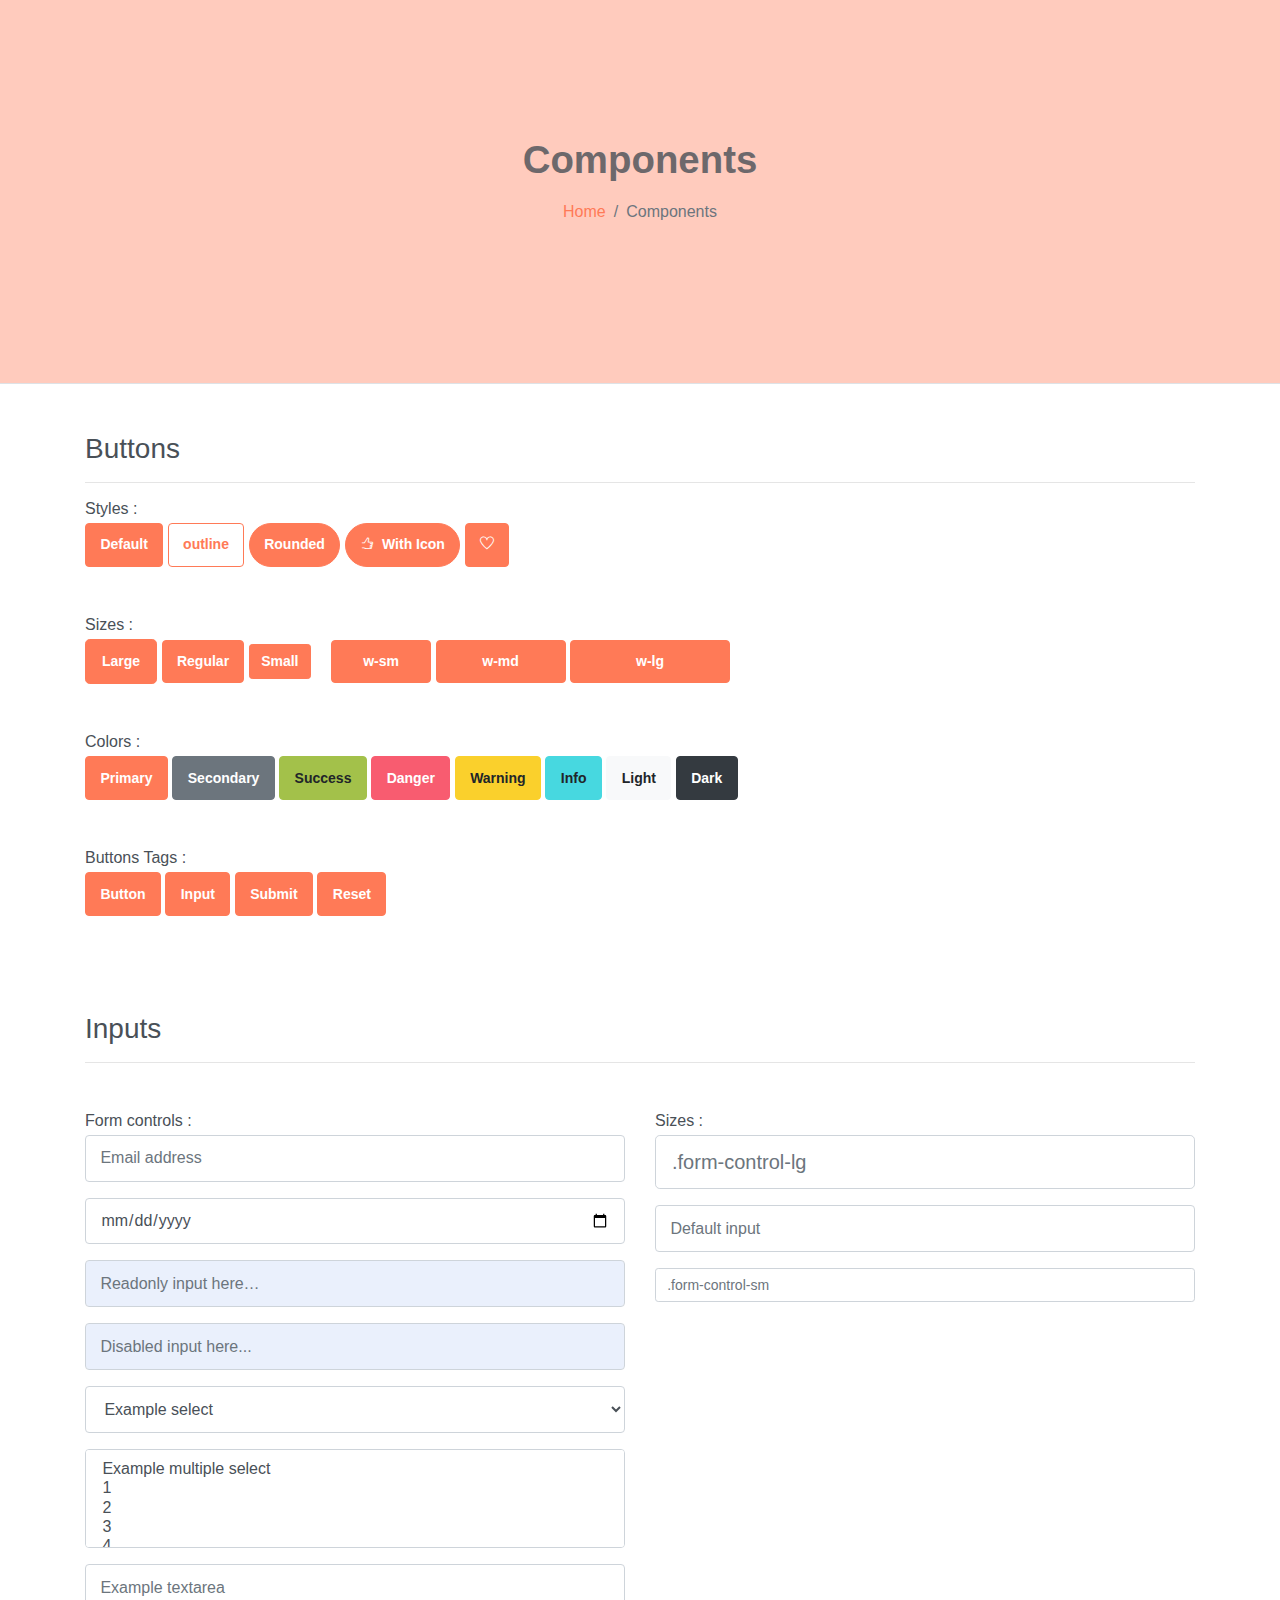
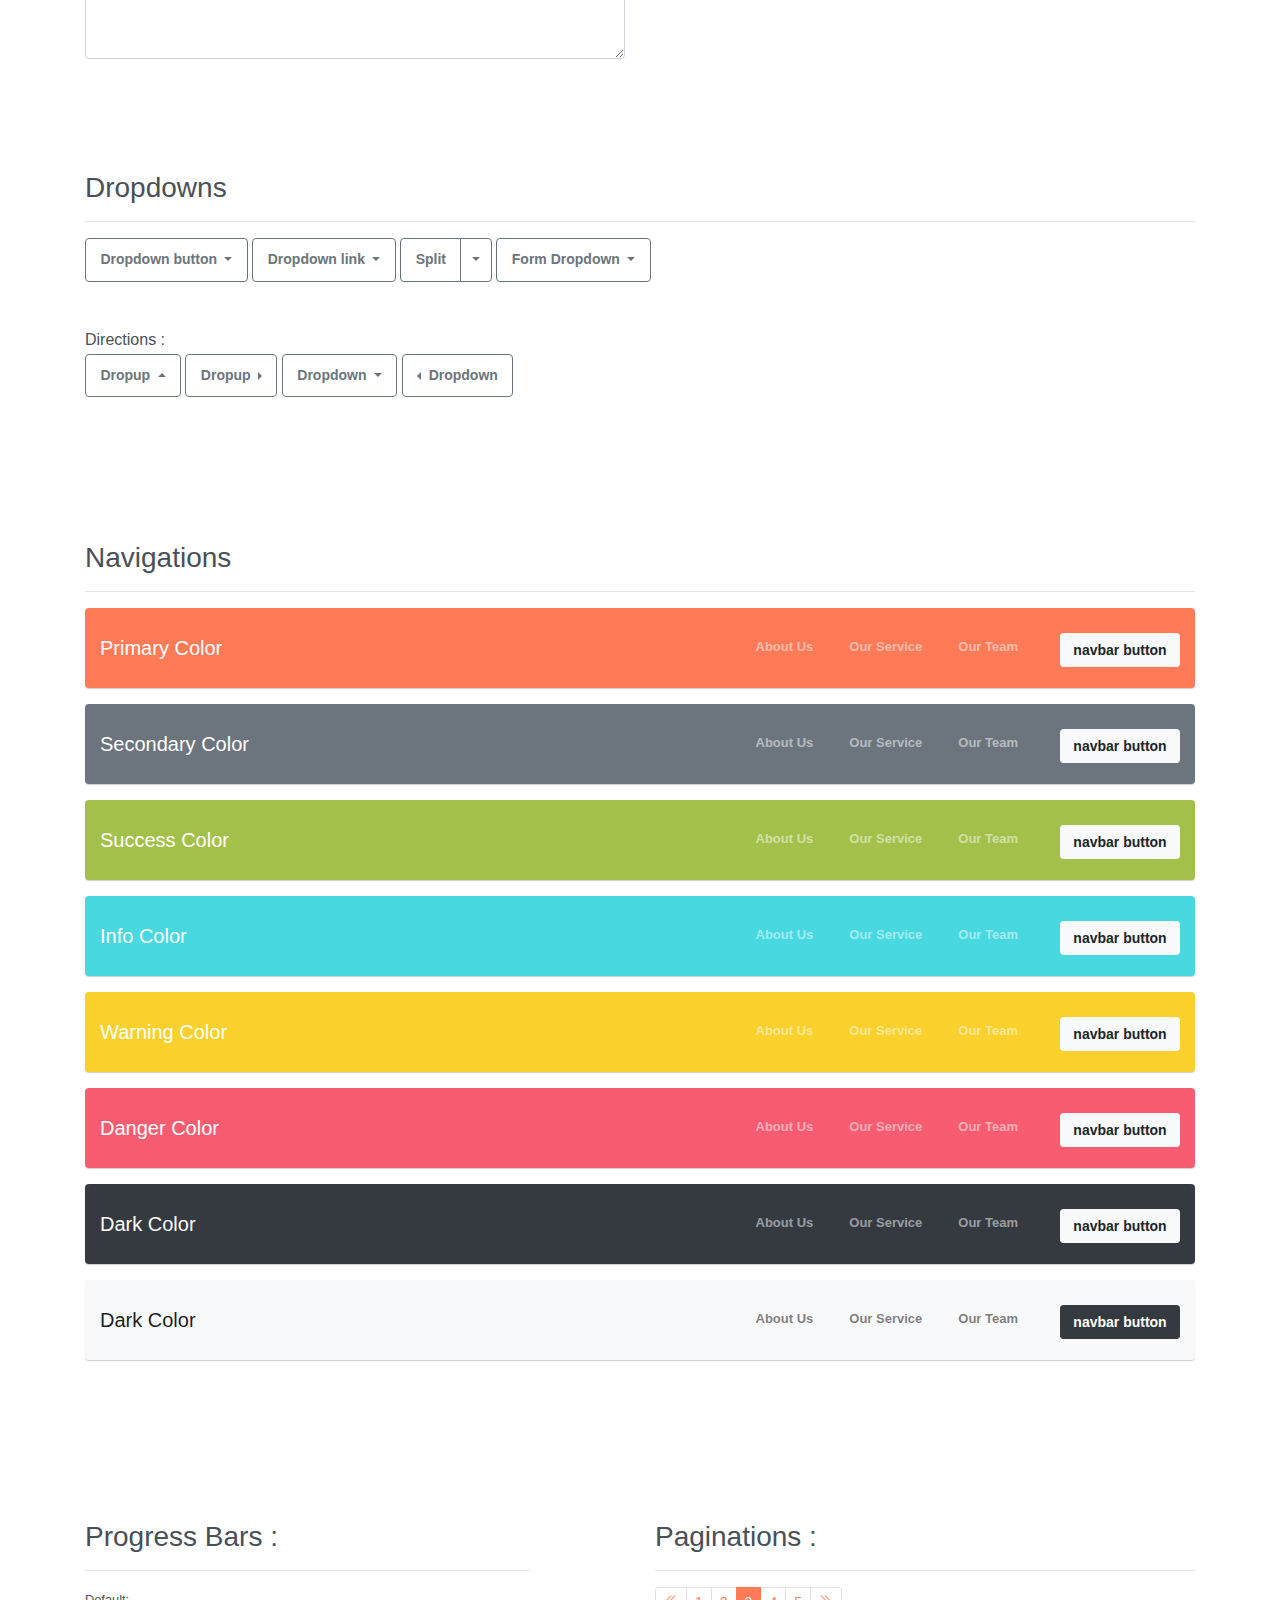
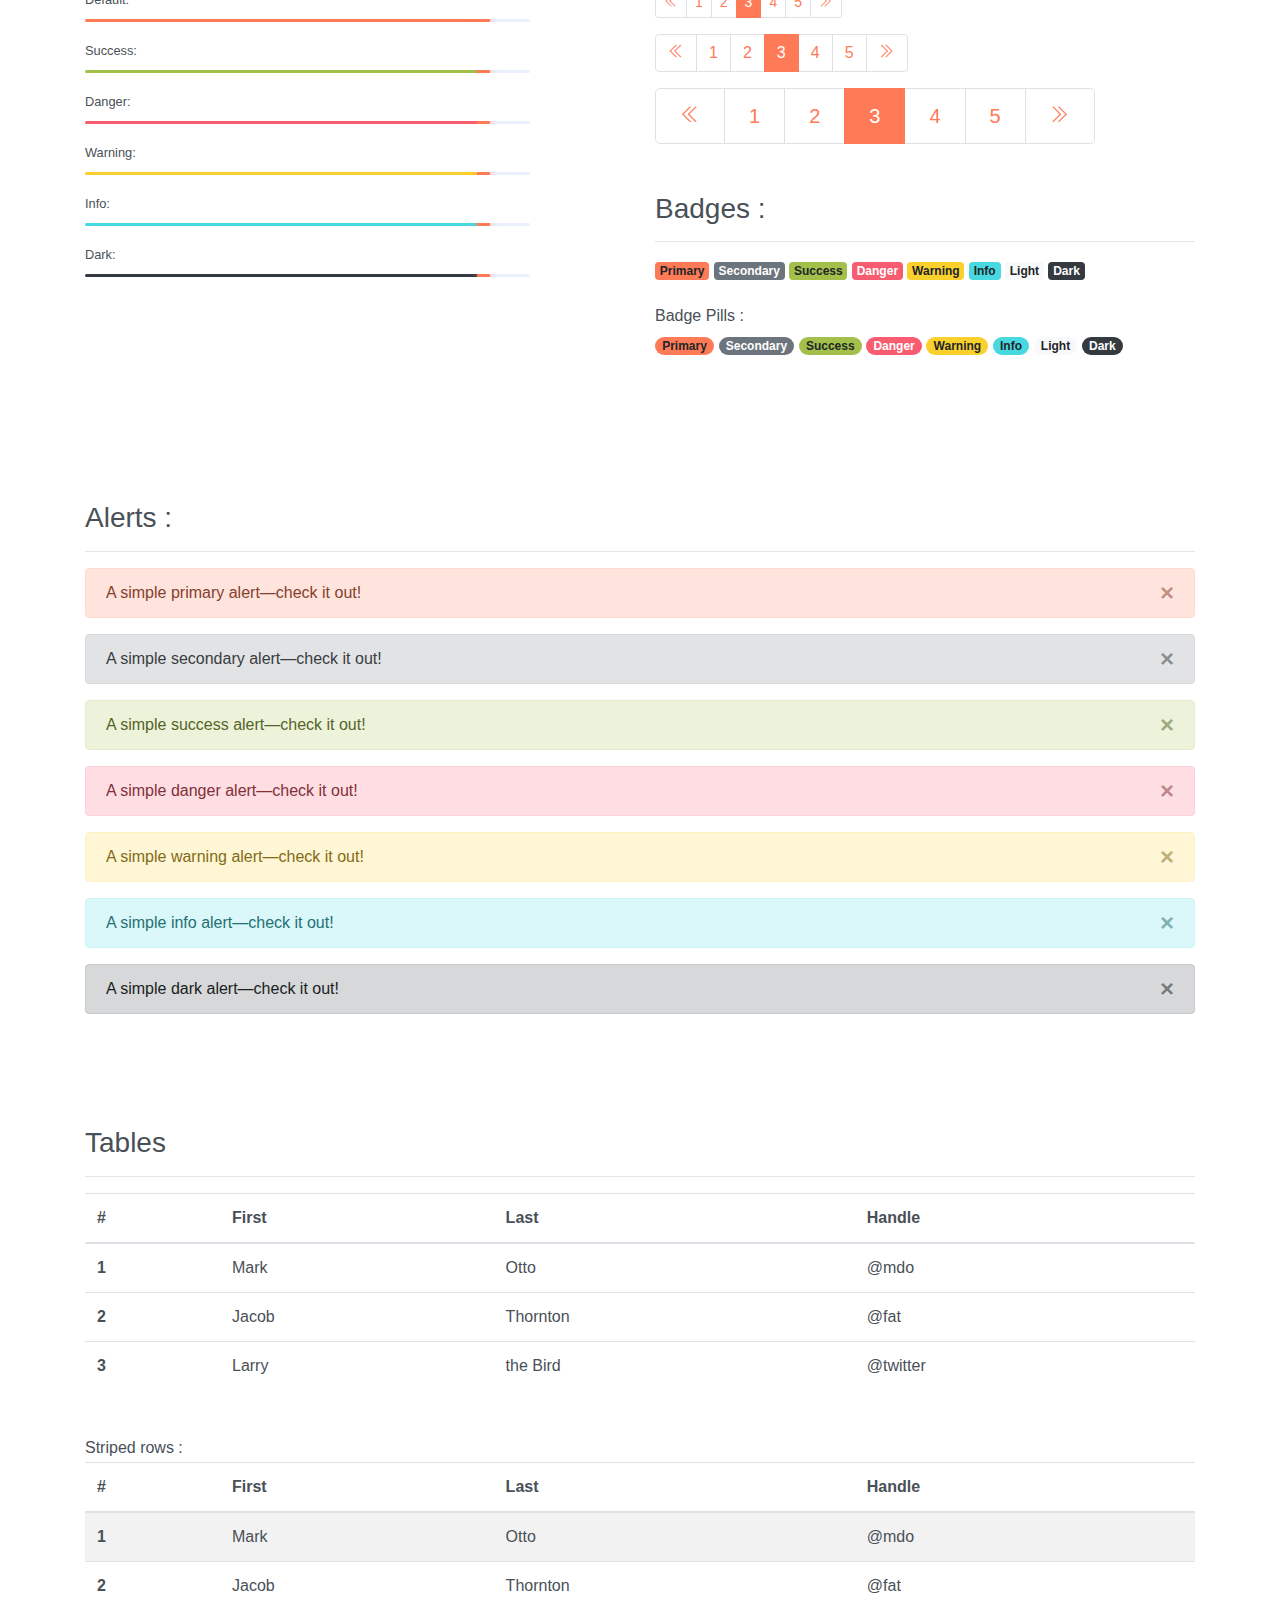
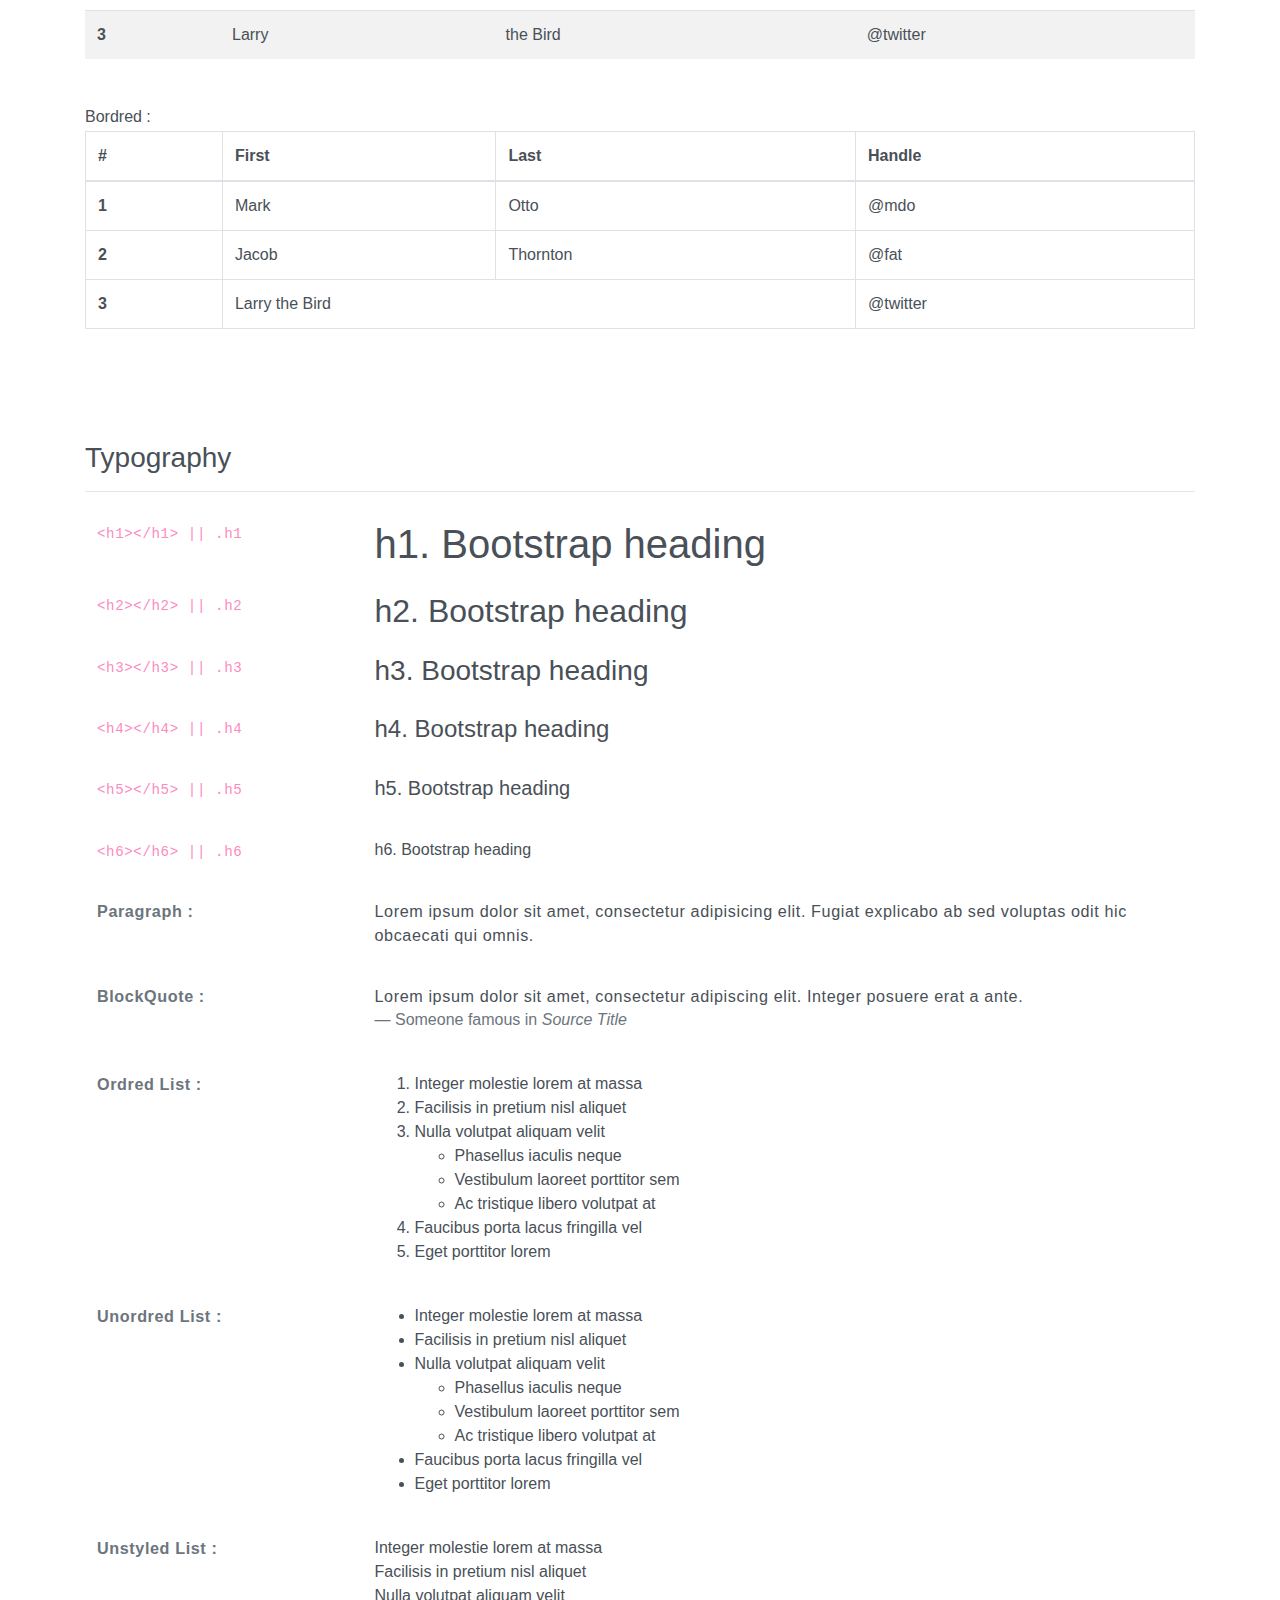
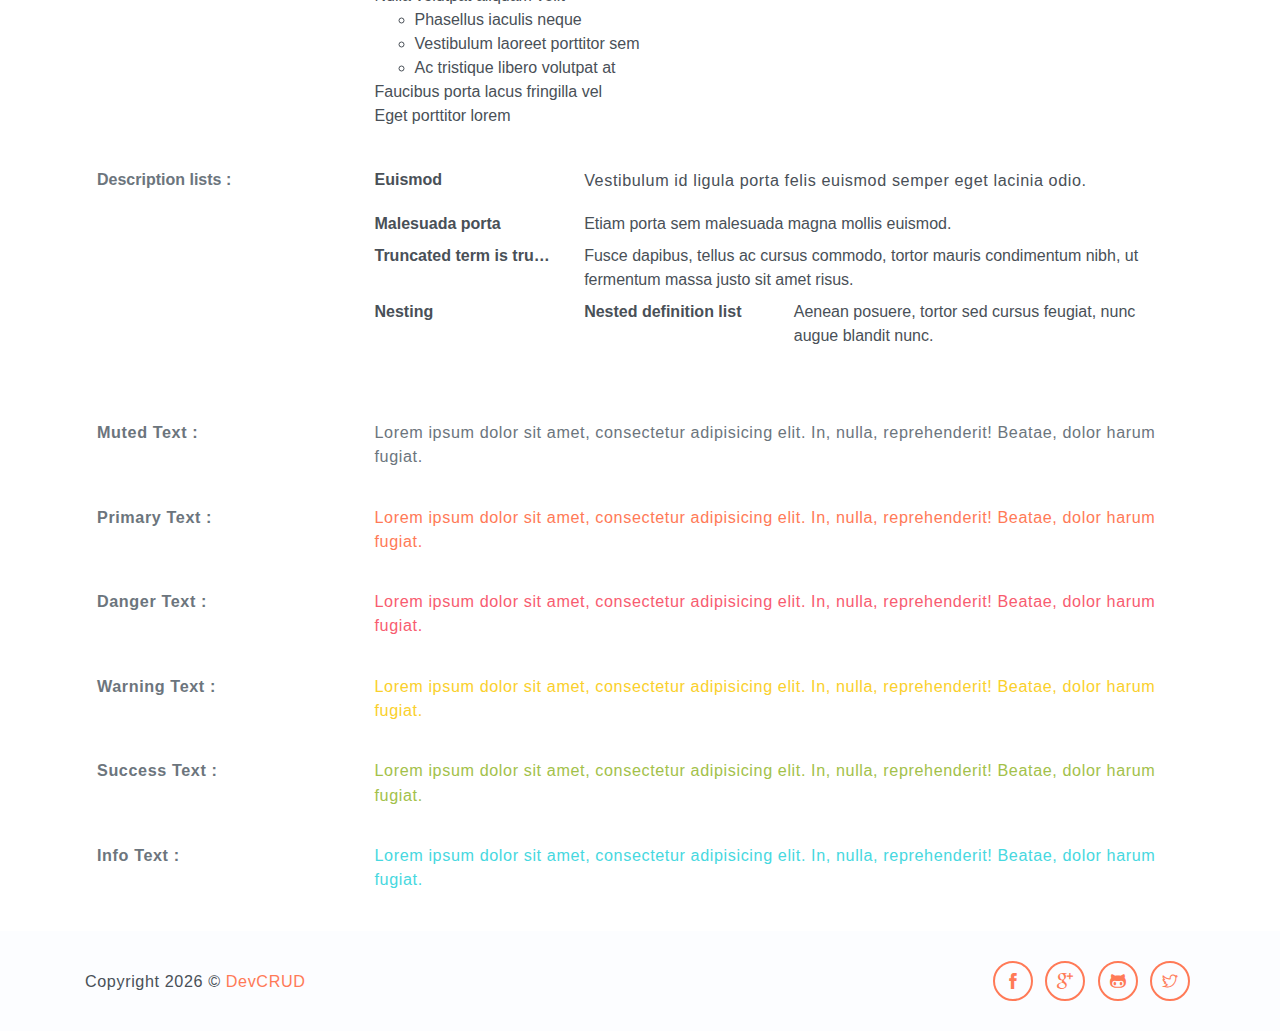
<file: steller/public_html/components.html>
<!DOCTYPE html>
<html lang="en">
<head>
   <meta charset="utf-8">
   <meta name="viewport" content="width=device-width, initial-scale=1, shrink-to-fit=no">
   <meta name="description" content="Start your development with Steller landing page.">
   <meta name="author" content="Devcrud">
   <title>Steller | Components</title>
   <!-- font icons -->
   <link rel="stylesheet" href="assets/vendors/themify-icons/css/themify-icons.css">
   <!-- Bootstrap + Steller  -->
   <link rel="stylesheet" href="assets/css/steller.css">
</head>
<body>

   <!-- Page Header -->
   <header class="header header-mini"> 
      <div class="header-title">Components</div> 
      <nav aria-label="breadcrumb">
         <ol class="breadcrumb">
            <li class="breadcrumb-item"><a href="/">Home</a></li>
            <li class="breadcrumb-item active" aria-current="page">Components</li>
         </ol>
      </nav>
   </header> <!-- End Of Page Header -->

   <!-- main content -->
   <div class="container">

      <!-- Buttons -->
      <h3 class="mt-5">Buttons</h3>
      <hr>
      <h6 class="section-secondary-title">Styles :</h6>
      <button class="btn btn-primary">Default</button>
      <button class="btn btn-outline-primary">outline</button>
      <button class="btn btn-primary rounded">Rounded</button>
      <button class="btn btn-primary rounded"><i class="ti-thumb-up pr-1"></i> With Icon</button>
      <button class="btn btn-primary circle"><i class="ti-heart"></i></button>

      <h6 class="section-secondary-title mt-5">Sizes :</h6>
      <button class="btn btn-primary btn-lg">Large</button>
      <button class="btn btn-primary ">Regular</button>
      <button class="btn btn-primary btn-sm">Small</button>
      <button class="btn btn-primary w-sm ml-3">w-sm</button>
      <button class="btn btn-primary w-md">w-md</button>
      <button class="btn btn-primary w-lg">w-lg</button>

      <h6 class="section-secondary-title mt-5">Colors :</h6>          
      <button type="button" class="btn btn-primary">Primary</button>
      <button type="button" class="btn btn-secondary">Secondary</button>
      <button type="button" class="btn btn-success">Success</button>
      <button type="button" class="btn btn-danger">Danger</button>
      <button type="button" class="btn btn-warning">Warning</button>
      <button type="button" class="btn btn-info">Info</button>
      <button type="button" class="btn btn-light">Light</button>
      <button type="button" class="btn btn-dark">Dark</button>

      <h6 class="section-secondary-title mt-5">Buttons Tags :</h6>
      <button class="btn btn-primary" type="submit">Button</button>
      <input class="btn btn-primary" type="button" value="Input">
      <input class="btn btn-primary" type="submit" value="Submit">
      <input class="btn btn-primary" type="reset" value="Reset">
      
      <!-- devider -->
      <div class="py-5"></div>

      <!-- Inputs -->
      <h3>Inputs</h3>
      <hr>
      <div class="row mt-5">
         <div class="col-md-6">
            <h6 class="section-secondary-title">Form controls :</h6>        
            <div class="form-group">
               <input type="email" class="form-control" id="exampleFormControlInput1" placeholder="Email address">
            </div>
            <div class="form-group">
               <input type="date" class="form-control" id="exampleFormControlInput1" placeholder="Date">
            </div>
            <div class="form-group">
               <input class="form-control" type="text" placeholder="Readonly input here…" readonly>
            </div>
            <div class="form-group">
               <input class="form-control" id="disabledInput" type="text" placeholder="Disabled input here..." disabled>
            </div>
            <div class="form-group">
               <select class="form-control" id="exampleFormControlSelect1">
                  <option>Example select</option>
                  <option>1</option>
                  <option>2</option>
                  <option>3</option>
                  <option>4</option>
                  <option>5</option>
               </select>
            </div>
            <div class="form-group">
               <select multiple class="form-control" id="exampleFormControlSelect2">
                  <option>Example multiple select</option>
                  <option>1</option>
                  <option>2</option>
                  <option>3</option>
                  <option>4</option>
                  <option>5</option>
               </select>
            </div>
            <div class="form-group">
               <textarea class="form-control" id="exampleFormControlTextarea1" rows="3" placeholder="Example textarea"></textarea>
            </div>
         </div>
         <div class="col-md-6">
            <h6 class="section-secondary-title">Sizes :</h6>    
            <div class="form-group">
               <input class="form-control form-control-lg" type="text" placeholder=".form-control-lg">             
            </div>
            <div class="form-group">
               <input class="form-control" type="text" placeholder="Default input">
            </div>
            <div class="form-group">
               <input class="form-control form-control-sm" type="text" placeholder=".form-control-sm"> 
            </div>
         </div>
      </div> <!-- end of inputs -->   

      <!-- devider -->
      <div class="py-5"></div>             

      <!-- Dropdowns -->
      <h3 class="components-section-title font-weight-normal">Dropdowns</h3>
      <hr>
      <div class="dropdown d-inline-block">
         <button class="btn btn-outline-secondary dropdown-toggle" type="button" id="dropdownMenuButton" data-toggle="dropdown" aria-haspopup="true" aria-expanded="false">
         Dropdown button
         </button>
         <div class="dropdown-menu" aria-labelledby="dropdownMenuButton">
         <a class="dropdown-item" href="#">Action</a>
         <a class="dropdown-item" href="#">Another action</a>
         <a class="dropdown-item" href="#">Something else here</a>
         </div>
      </div>
      <div class="dropdown d-inline-block">
         <a class="btn btn-outline-secondary dropdown-toggle" href="#" role="button" id="dropdownMenuLink" data-toggle="dropdown" aria-haspopup="true" aria-expanded="false">
            Dropdown link
         </a>
         <div class="dropdown-menu" aria-labelledby="dropdownMenuLink">
            <a class="dropdown-item" href="#">Action</a>
            <a class="dropdown-item" href="#">Another action</a>
            <a class="dropdown-item" href="#">Something else here</a>
         </div>
      </div>
      <div class="btn-group">
         <button type="button" class="btn btn-outline-secondary">Split</button>
         <button type="button" class="btn btn-outline-secondary dropdown-toggle dropdown-toggle-split" data-toggle="dropdown" aria-haspopup="true" aria-expanded="false">
         <span class="sr-only">Toggle Dropdown</span>
         </button>
         <div class="dropdown-menu">
            <a class="dropdown-item" href="#">Action</a>
            <a class="dropdown-item" href="#">Another action</a>
            <a class="dropdown-item" href="#">Something else here</a>
            <div class="dropdown-divider"></div>
            <a class="dropdown-item" href="#">Separated link</a>
         </div>
      </div>
      <div class="btn-group">
         <button class="btn btn-outline-secondary dropdown-toggle" type="button" id="dropdownMenuButton" data-toggle="dropdown" aria-haspopup="true" aria-expanded="false">
            Form Dropdown
         </button>
         <div class="dropdown-menu form">
            <form class="px-4 py-3">
               <div class="form-group">
                  <input type="email" class="form-control" id="exampleDropdownFormEmail1" placeholder="email@example.com">
               </div>
               <div class="form-group">
                  <input type="password" class="form-control" id="exampleDropdownFormPassword1" placeholder="Password">
               </div>
               <div class="form-check mb-3">
                  <input type="checkbox" class="form-check-input" id="dropdownCheck">
                  <label class="form-check-label" for="dropdownCheck">
                     Remember me
                  </label>
               </div>
               <button type="submit" class="btn btn-primary btn-block">Sign in</button>
            </form>
            <div class="dropdown-divider"></div>
            <a class="dropdown-item" href="#"><small>New around here? Sign up</small></a>
            <a class="dropdown-item" href="#"><small>Forgot password?</small></a>
         </div>
      </div>       
      <h6 class="section-secondary-title mt-5">Directions :</h6>  
      <div class="btn-group dropup">
         <button type="button" class="btn btn-outline-secondary dropdown-toggle" data-toggle="dropdown" aria-haspopup="true" aria-expanded="false">
            Dropup
         </button>
         <div class="dropdown-menu">
            <a class="dropdown-item" href="#">Action</a>
            <a class="dropdown-item" href="#">Another action</a>
            <a class="dropdown-item" href="#">Something else here</a>
            <div class="dropdown-divider"></div>
            <a class="dropdown-item" href="#">Separated link</a>
         </div>
      </div>
      <div class="btn-group dropright">
         <button type="button" class="btn btn-outline-secondary dropdown-toggle" data-toggle="dropdown" aria-haspopup="true" aria-expanded="false">
            Dropup
         </button>
         <div class="dropdown-menu">
            <a class="dropdown-item" href="#">Action</a>
            <a class="dropdown-item" href="#">Another action</a>
            <a class="dropdown-item" href="#">Something else here</a>
            <div class="dropdown-divider"></div>
            <a class="dropdown-item" href="#">Separated link</a>
         </div>
      </div>
      <div class="btn-group">
         <button type="button" class="btn btn-outline-secondary dropdown-toggle" data-toggle="dropdown" aria-haspopup="true" aria-expanded="false">
            Dropdown
         </button>
         <div class="dropdown-menu">
            <a class="dropdown-item" href="#">Action</a>
            <a class="dropdown-item" href="#">Another action</a>
            <a class="dropdown-item" href="#">Something else here</a>
            <div class="dropdown-divider"></div>
            <a class="dropdown-item" href="#">Separated link</a>
         </div>
      </div>
      <div class="btn-group dropleft">
         <button type="button" class="btn btn-outline-secondary dropdown-toggle" data-toggle="dropdown" aria-haspopup="true" aria-expanded="false">
            Dropdown
         </button>
         <div class="dropdown-menu">
            <a class="dropdown-item" href="#">Action</a>
            <a class="dropdown-item" href="#">Another action</a>
            <a class="dropdown-item" href="#">Something else here</a>
            <div class="dropdown-divider"></div>
            <a class="dropdown-item" href="#">Separated link</a>
         </div>
      </div> <!-- end of Dropdowns -->  

      <!-- devider -->
      <div class="py-5"></div>   

      <!-- navbars -->
      <h3 class="components-section-title font-weight-normal mt-5">Navigations</h3>
      <hr>
      <nav class="navbar navbar-expand-sm navbar-dark bg-primary rounded shadow mb-3">
         <div class="container">
            <a class="navbar-brand" href="#">Primary Color</a>
            <button class="navbar-toggler ml-auto" type="button" data-toggle="collapse" data-target="#navbarSupportedContent" aria-controls="navbarSupportedContent" aria-expanded="false" aria-label="Toggle navigation">
            <span class="navbar-toggler-icon"></span>
            </button>
            <div class="collapse navbar-collapse" id="navbarSupportedContent">
               <ul class="navbar-nav ml-auto"> 
                  <li class="nav-item">
                     <a class="nav-link" href="#about">About Us</a>
                  </li>
                  <li class="nav-item">
                     <a class="nav-link" href="#service">Our Service</a>
                  </li>
                  <li class="nav-item">
                     <a class="nav-link" href="#team">Our Team</a>
                  </li>
                  <li class="nav-item">
                     <a href="#book-table" class="ml-4 mt-1 btn btn-light btn-sm">navbar button</a>
                  </li>
               </ul>                       
            </div>
         </div>
      </nav>
      <nav class="navbar navbar-expand-sm navbar-dark bg-secondary rounded shadow mb-3">
         <div class="container">
            <a class="navbar-brand" href="#">Secondary Color</a>
            <button class="navbar-toggler ml-auto" type="button" data-toggle="collapse" data-target="#navbarSupportedContent" aria-controls="navbarSupportedContent" aria-expanded="false" aria-label="Toggle navigation">
            <span class="navbar-toggler-icon"></span>
            </button>
            <div class="collapse navbar-collapse" id="navbarSupportedContent">
               <ul class="navbar-nav ml-auto"> 
                  <li class="nav-item">
                     <a class="nav-link" href="#about">About Us</a>
                  </li>
                  <li class="nav-item">
                     <a class="nav-link" href="#service">Our Service</a>
                  </li>
                  <li class="nav-item">
                     <a class="nav-link" href="#team">Our Team</a>
                  </li>
                  <li class="nav-item">
                     <a href="#book-table" class="ml-4 mt-1 btn btn-light btn-sm">navbar button</a>
                  </li>
               </ul>                       
            </div>
         </div>
      </nav>
      <nav class="navbar navbar-expand-sm navbar-dark bg-success rounded shadow mb-3">
         <div class="container">
            <a class="navbar-brand" href="#">Success Color</a>
            <button class="navbar-toggler ml-auto" type="button" data-toggle="collapse" data-target="#navbarSupportedContent" aria-controls="navbarSupportedContent" aria-expanded="false" aria-label="Toggle navigation">
            <span class="navbar-toggler-icon"></span>
            </button>
            <div class="collapse navbar-collapse" id="navbarSupportedContent">
               <ul class="navbar-nav ml-auto"> 
                  <li class="nav-item">
                     <a class="nav-link" href="#about">About Us</a>
                  </li>
                  <li class="nav-item">
                     <a class="nav-link" href="#service">Our Service</a>
                  </li>
                  <li class="nav-item">
                     <a class="nav-link" href="#team">Our Team</a>
                  </li>
                  <li class="nav-item">
                     <a href="#book-table" class="ml-4 mt-1 btn btn-light btn-sm">navbar button</a>
                  </li>
               </ul>                       
            </div>
         </div>
      </nav>
      <nav class="navbar navbar-expand-sm navbar-dark bg-info rounded shadow mb-3">
         <div class="container">
            <a class="navbar-brand" href="#">Info Color</a>
            <button class="navbar-toggler ml-auto" type="button" data-toggle="collapse" data-target="#navbarSupportedContent" aria-controls="navbarSupportedContent" aria-expanded="false" aria-label="Toggle navigation">
            <span class="navbar-toggler-icon"></span>
            </button>
            <div class="collapse navbar-collapse" id="navbarSupportedContent">
               <ul class="navbar-nav ml-auto"> 
                  <li class="nav-item">
                     <a class="nav-link" href="#about">About Us</a>
                  </li>
                  <li class="nav-item">
                     <a class="nav-link" href="#service">Our Service</a>
                  </li>
                  <li class="nav-item">
                     <a class="nav-link" href="#team">Our Team</a>
                  </li>
                  <li class="nav-item">
                     <a href="#book-table" class="ml-4 mt-1 btn btn-light btn-sm">navbar button</a>
                  </li>
               </ul>                       
            </div>
         </div>
      </nav>
      <nav class="navbar navbar-expand-sm navbar-dark bg-warning rounded shadow mb-3">
         <div class="container">
            <a class="navbar-brand" href="#">Warning Color</a>
            <button class="navbar-toggler ml-auto" type="button" data-toggle="collapse" data-target="#navbarSupportedContent" aria-controls="navbarSupportedContent" aria-expanded="false" aria-label="Toggle navigation">
            <span class="navbar-toggler-icon"></span>
            </button>
            <div class="collapse navbar-collapse" id="navbarSupportedContent">
               <ul class="navbar-nav ml-auto"> 
                  <li class="nav-item">
                     <a class="nav-link" href="#about">About Us</a>
                  </li>
                  <li class="nav-item">
                     <a class="nav-link" href="#service">Our Service</a>
                  </li>
                  <li class="nav-item">
                     <a class="nav-link" href="#team">Our Team</a>
                  </li>
                  <li class="nav-item">
                     <a href="#book-table" class="ml-4 mt-1 btn btn-light btn-sm">navbar button</a>
                  </li>
               </ul>                       
            </div>
         </div>
      </nav>
      <nav class="navbar navbar-expand-sm navbar-dark bg-danger rounded shadow mb-3">
         <div class="container">
            <a class="navbar-brand" href="#">Danger Color</a>
            <button class="navbar-toggler ml-auto" type="button" data-toggle="collapse" data-target="#navbarSupportedContent" aria-controls="navbarSupportedContent" aria-expanded="false" aria-label="Toggle navigation">
            <span class="navbar-toggler-icon"></span>
            </button>
            <div class="collapse navbar-collapse" id="navbarSupportedContent">
               <ul class="navbar-nav ml-auto"> 
                  <li class="nav-item">
                     <a class="nav-link" href="#about">About Us</a>
                  </li>
                  <li class="nav-item">
                     <a class="nav-link" href="#service">Our Service</a>
                  </li>
                  <li class="nav-item">
                     <a class="nav-link" href="#team">Our Team</a>
                  </li>
                  <li class="nav-item">
                     <a href="#book-table" class="ml-4 mt-1 btn btn-light btn-sm">navbar button</a>
                  </li>
               </ul>                       
            </div>
         </div>
      </nav>
      <nav class="navbar navbar-expand-sm navbar-dark bg-dark rounded shadow mb-3">
         <div class="container">
            <a class="navbar-brand" href="#">Dark Color</a>
            <button class="navbar-toggler ml-auto" type="button" data-toggle="collapse" data-target="#navbarSupportedContent" aria-controls="navbarSupportedContent" aria-expanded="false" aria-label="Toggle navigation">
            <span class="navbar-toggler-icon"></span>
            </button>
            <div class="collapse navbar-collapse" id="navbarSupportedContent">
               <ul class="navbar-nav ml-auto"> 
                  <li class="nav-item">
                     <a class="nav-link" href="#about">About Us</a>
                  </li>
                  <li class="nav-item">
                     <a class="nav-link" href="#service">Our Service</a>
                  </li>
                  <li class="nav-item">
                     <a class="nav-link" href="#team">Our Team</a>
                  </li>
                  <li class="nav-item">
                     <a href="#book-table" class="ml-4 mt-1 btn btn-light btn-sm">navbar button</a>
                  </li>
               </ul>                       
            </div>
         </div>
      </nav>
      <nav class="navbar navbar-expand-sm navbar-light bg-light rounded shadow mb-3">
         <div class="container">
            <a class="navbar-brand" href="#">Dark Color</a>
            <button class="navbar-toggler ml-auto" type="button" data-toggle="collapse" data-target="#navbarSupportedContent" aria-controls="navbarSupportedContent" aria-expanded="false" aria-label="Toggle navigation">
            <span class="navbar-toggler-icon"></span>
            </button>
            <div class="collapse navbar-collapse" id="navbarSupportedContent">
               <ul class="navbar-nav ml-auto"> 
                  <li class="nav-item">
                     <a class="nav-link" href="#about">About Us</a>
                  </li>
                  <li class="nav-item">
                     <a class="nav-link" href="#service">Our Service</a>
                  </li>
                  <li class="nav-item">
                     <a class="nav-link" href="#team">Our Team</a>
                  </li>
                  <li class="nav-item">
                     <a href="#book-table" class="ml-4 mt-1 btn btn-dark btn-sm">navbar button</a>
                  </li>
               </ul>                       
            </div>
         </div>
      </nav>
      <!-- End of navbars -->

      <!-- devider -->
      <div class="py-5"></div>   
      
      <!-- progress bars -->
      <div class="row justify-content-between">
         <div class="col-md-5">
            <h3 class="components-section-title font-weight-normal mt-5">Progress Bars :</h3>
            <hr>
            <small>Default: </small>
            <div class="progress mt-2 mb-3">
               <div class="progress-bar" role="progressbar" style="width: 90%" aria-valuenow="25" aria-valuemin="0" aria-valuemax="100"><span>90%</span></div>
            </div>
            <small>Success:</small>
            <div class="progress mt-2 mb-3">
               <div class="progress-bar bg-success" role="progressbar" style="width: 90%" aria-valuenow="25" aria-valuemin="0" aria-valuemax="100"><span>90%</span></div>
            </div>
            <small>Danger:</small>
            <div class="progress mt-2 mb-3">
               <div class="progress-bar bg-danger" role="progressbar" style="width: 90%" aria-valuenow="25" aria-valuemin="0" aria-valuemax="100"><span>90%</span></div>
            </div>
            <small>Warning:</small>
            <div class="progress mt-2 mb-3">
               <div class="progress-bar bg-warning" role="progressbar" style="width: 90%" aria-valuenow="25" aria-valuemin="0" aria-valuemax="100"><span>90%</span></div>
            </div>
            <small>Info:</small>
            <div class="progress mt-2 mb-3">
               <div class="progress-bar bg-info" role="progressbar" style="width: 90%" aria-valuenow="25" aria-valuemin="0" aria-valuemax="100"><span>90%</span></div>
            </div>
            <small>Dark:</small>
            <div class="progress mt-2 mb-3">
               <div class="progress-bar bg-dark" role="progressbar" style="width: 90%" aria-valuenow="25" aria-valuemin="0" aria-valuemax="100"><span>90%</span></div>
            </div>
         </div>
         <div class="col-md-6">
            <h3 class="components-section-title font-weight-normal mt-5">Paginations :</h3>
            <hr>
            <nav aria-label="Page navigation example">
               <ul class="pagination pagination-sm">
                  <li class="page-item"><a class="page-link" href="#"><i class="ti-angle-double-left"></i></a></li>
                  <li class="page-item"><a class="page-link" href="#">1</a></li>
                  <li class="page-item"><a class="page-link" href="#">2</a></li>
                  <li class="page-item active"><a class="page-link" href="#">3</a></li>
                  <li class="page-item"><a class="page-link" href="#">4</a></li>
                  <li class="page-item"><a class="page-link" href="#">5</a></li>
                  <li class="page-item"><a class="page-link" href="#"><i class="ti-angle-double-right"></i></a></li>
               </ul>
            </nav>
            <nav aria-label="Page navigation example">
               <ul class="pagination">
               <li class="page-item"><a class="page-link" href="#"><i class="ti-angle-double-left"></i></a></li>
                  <li class="page-item"><a class="page-link" href="#">1</a></li>
                  <li class="page-item"><a class="page-link" href="#">2</a></li>
                  <li class="page-item active"><a class="page-link" href="#">3</a></li>
                  <li class="page-item"><a class="page-link" href="#">4</a></li>
                  <li class="page-item"><a class="page-link" href="#">5</a></li>
                  <li class="page-item"><a class="page-link" href="#"><i class="ti-angle-double-right"></i></a></li>
               </ul>
            </nav>
            <nav aria-label="Page navigation example">
               <ul class="pagination pagination-lg">
                  <li class="page-item"><a class="page-link" href="#"><i class="ti-angle-double-left"></i></a></li>
                  <li class="page-item"><a class="page-link" href="#">1</a></li>
                  <li class="page-item"><a class="page-link" href="#">2</a></li>
                  <li class="page-item active"><a class="page-link" href="#">3</a></li>
                  <li class="page-item"><a class="page-link" href="#">4</a></li>
                  <li class="page-item"><a class="page-link" href="#">5</a></li>
                  <li class="page-item"><a class="page-link" href="#"><i class="ti-angle-double-right"></i></a></li>
               </ul>
            </nav>

            <!-- Badges -->
            <h3 class="components-section-title font-weight-normal mt-5">Badges :</h3>
            <hr>
            <span class="badge badge-primary">Primary</span>
            <span class="badge badge-secondary">Secondary</span>
            <span class="badge badge-success">Success</span>
            <span class="badge badge-danger">Danger</span>
            <span class="badge badge-warning">Warning</span>
            <span class="badge badge-info">Info</span>
            <span class="badge badge-light">Light</span>
            <span class="badge badge-dark">Dark</span>
            <h6 class="section-secondary-title mt-4 mb-2">Badge Pills :</h6>
            <span class="badge badge-pill badge-primary">Primary</span>
            <span class="badge badge-pill badge-secondary">Secondary</span>
            <span class="badge badge-pill badge-success">Success</span>
            <span class="badge badge-pill badge-danger">Danger</span>
            <span class="badge badge-pill badge-warning">Warning</span>
            <span class="badge badge-pill badge-info">Info</span>
            <span class="badge badge-pill badge-light">Light</span>
            <span class="badge badge-pill badge-dark">Dark</span>
         </div>
      </div> <!-- End of Progress bars -->

      <!-- devider -->
      <div class="py-5"></div>  

      <!-- Alerts -->
      <h3 class="components-section-title font-weight-normal mt-5">Alerts :</h3>
      <hr>
      <div class="alert alert-primary alert-dismissible fade show" role="alert">
         A simple primary alert—check it out!
         <button type="button" class="close" data-dismiss="alert" aria-label="Close">
            <span aria-hidden="true">&times;</span>
         </button>
      </div>
      <div class="alert alert-secondary alert-dismissible fade show" role="alert">
         A simple secondary alert—check it out!
         <button type="button" class="close" data-dismiss="alert" aria-label="Close">
            <span aria-hidden="true">&times;</span>
         </button>
      </div>
      <div class="alert alert-success alert-dismissible fade show" role="alert">
         A simple success alert—check it out!
         <button type="button" class="close" data-dismiss="alert" aria-label="Close">
            <span aria-hidden="true">&times;</span>
         </button>
      </div>
      <div class="alert alert-danger alert-dismissible fade show" role="alert">
         A simple danger alert—check it out!
         <button type="button" class="close" data-dismiss="alert" aria-label="Close">
            <span aria-hidden="true">&times;</span>
         </button>
      </div>
      <div class="alert alert-warning alert-dismissible fade show" role="alert">
         A simple warning alert—check it out!
         <button type="button" class="close" data-dismiss="alert" aria-label="Close">
            <span aria-hidden="true">&times;</span>
         </button>
      </div>
      <div class="alert alert-info alert-dismissible fade show" role="alert">
         A simple info alert—check it out!
         <button type="button" class="close" data-dismiss="alert" aria-label="Close">
            <span aria-hidden="true">&times;</span>
         </button>
      </div>
      <div class="alert alert-dark alert-dismissible fade show" role="alert">
         A simple dark alert—check it out!
         <button type="button" class="close" data-dismiss="alert" aria-label="Close">
            <span aria-hidden="true">&times;</span>
         </button>
      </div>
      <!-- end of alerts -->

      <!-- devider -->
      <div class="py-5"></div> 
   
      <!-- tables -->
      <h3 class="components-section-title">Tables</h3>
      <hr>
      <table class="table">
         <thead>
            <tr>
               <th scope="col">#</th>
               <th scope="col">First</th>
               <th scope="col">Last</th>
               <th scope="col">Handle</th>
            </tr>
         </thead>
         <tbody>
            <tr>
               <th scope="row">1</th>
               <td>Mark</td>
               <td>Otto</td>
               <td>@mdo</td>
            </tr>
            <tr>
               <th scope="row">2</th>
               <td>Jacob</td>
               <td>Thornton</td>
               <td>@fat</td>
            </tr>
            <tr>
               <th scope="row">3</th>
               <td>Larry</td>
               <td>the Bird</td>
               <td>@twitter</td>
            </tr>
         </tbody>
      </table>

      <h6 class="section-secondary-title mt-5">Striped rows :</h6>
      <table class="table table-striped">
         <thead>
            <tr>
               <th scope="col">#</th>
               <th scope="col">First</th>
               <th scope="col">Last</th>
               <th scope="col">Handle</th>
            </tr>
         </thead>
         <tbody>
            <tr>
               <th scope="row">1</th>
               <td>Mark</td>
               <td>Otto</td>
               <td>@mdo</td>
            </tr>
            <tr>
               <th scope="row">2</th>
               <td>Jacob</td>
               <td>Thornton</td>
               <td>@fat</td>
            </tr>
            <tr>
               <th scope="row">3</th>
               <td>Larry</td>
               <td>the Bird</td>
               <td>@twitter</td>
            </tr>
         </tbody>
      </table>

      <h6 class="section-secondary-title mt-5">Bordred :</h6>
      <table class="table table-bordered">
         <thead>
            <tr>
               <th scope="col">#</th>
               <th scope="col">First</th>
               <th scope="col">Last</th>
               <th scope="col">Handle</th>
            </tr>
         </thead>
         <tbody>
            <tr>
               <th scope="row">1</th>
               <td>Mark</td>
               <td>Otto</td>
               <td>@mdo</td>
            </tr>
            <tr>
               <th scope="row">2</th>
               <td>Jacob</td>
               <td>Thornton</td>
               <td>@fat</td>
            </tr>
            <tr>
               <th scope="row">3</th>
               <td colspan="2">Larry the Bird</td>
               <td>@twitter</td>
            </tr>
         </tbody>
      </table>
      <!-- end of tables -->

      <!-- devider -->
      <div class="py-5"></div> 

      <!-- typography -->
      <h3 class="components-section-title">Typography</h3>
      <hr>
     
      <table class="table table-borderless v-align-center">
         <tbody>
            <tr>
               <td>
                  <p><code class="highlighter-rouge">&lt;h1&gt;&lt;/h1&gt; || .h1</code></p>
               </td>
               <td class="w-75"><span class="h1">h1. Bootstrap heading</span></td>
            </tr>
            <tr>
               <td>
                  <p><code class="highlighter-rouge">&lt;h2&gt;&lt;/h2&gt; || .h2</code></p>
               </td>
               <td><span class="h2">h2. Bootstrap heading</span></td>
            </tr>
            <tr>
               <td>
                  <p><code class="highlighter-rouge">&lt;h3&gt;&lt;/h3&gt; || .h3</code></p>
               </td>
               <td><span class="h3">h3. Bootstrap heading</span></td>
            </tr>
            <tr>
               <td>
                  <p><code class="highlighter-rouge">&lt;h4&gt;&lt;/h4&gt; || .h4</code></p>
               </td>
               <td><span class="h4">h4. Bootstrap heading</span></td>
            </tr>
            <tr>
               <td>
                  <p><code class="highlighter-rouge">&lt;h5&gt;&lt;/h5&gt; || .h5</code></p>
               </td>
               <td><span class="h5">h5. Bootstrap heading</span></td>
            </tr>
            <tr>
               <td>
                  <p><code class="highlighter-rouge">&lt;h6&gt;&lt;/h6&gt; || .h6</code></p>
               </td>
               <td><span class="h6">h6. Bootstrap heading</span></td>
            </tr>
            <tr>
               <td>
                  <p class="font-weight-bold text-muted">Paragraph :</p>
               </td>
               <td><p>Lorem ipsum dolor sit amet, consectetur adipisicing elit. Fugiat explicabo ab sed voluptas odit hic obcaecati qui omnis.</p></td>
            </tr>
            <tr>
               <td>
                  <p class="font-weight-bold text-muted">BlockQuote :</p>
               </td>
               <td>
                  <blockquote class="blockquote">
                     <p class="mb-0">Lorem ipsum dolor sit amet, consectetur adipiscing elit. Integer posuere erat a ante.</p>
                     <footer class="blockquote-footer">Someone famous in <cite title="Source Title">Source Title</cite></footer>
                  </blockquote>
               </td>
            </tr>

            <tr>
               <td><p class="font-weight-bold text-muted">Ordred List :</p></td>
               <td>
                  <ol>
                     <li>Integer molestie lorem at massa</li>
                     <li>Facilisis in pretium nisl aliquet</li>
                     <li>Nulla volutpat aliquam velit
                        <ul>
                           <li>Phasellus iaculis neque</li>
                           <li>Vestibulum laoreet porttitor sem</li>
                           <li>Ac tristique libero volutpat at</li>
                        </ul>
                     </li>
                     <li>Faucibus porta lacus fringilla vel</li>
                     <li>Eget porttitor lorem</li>
                  </ol>
               </td>
            </tr>
            <tr>
               <td><p class="font-weight-bold text-muted">Unordred List :</p></td>
               <td>
                  <ul >
                     <li>Integer molestie lorem at massa</li>
                     <li>Facilisis in pretium nisl aliquet</li>
                     <li>Nulla volutpat aliquam velit
                        <ul>
                           <li>Phasellus iaculis neque</li>
                           <li>Vestibulum laoreet porttitor sem</li>
                           <li>Ac tristique libero volutpat at</li>
                        </ul>
                     </li>
                     <li>Faucibus porta lacus fringilla vel</li>
                     <li>Eget porttitor lorem</li>
                  </ul>
               </td>
            </tr>
            <tr>
               <td><p class="font-weight-bold text-muted">Unstyled List :</p></td>
               <td>
                  <ul class="list-unstyled">
                     <li>Integer molestie lorem at massa</li>
                     <li>Facilisis in pretium nisl aliquet</li>
                     <li>Nulla volutpat aliquam velit
                        <ul>
                           <li>Phasellus iaculis neque</li>
                           <li>Vestibulum laoreet porttitor sem</li>
                           <li>Ac tristique libero volutpat at</li>
                        </ul>
                     </li>
                     <li>Faucibus porta lacus fringilla vel</li>
                     <li>Eget porttitor lorem</li>
                  </ul>
               </td>
            </tr>
            <tr>
               <td class="font-weight-bold text-muted">Description lists : </td>
               <td>
                  <dl class="row">
                     <dt class="col-sm-3">Euismod</dt>
                     <dd class="col-sm-9">
                        <p>Vestibulum id ligula porta felis euismod semper eget lacinia odio.</p>
                     </dd>

                     <dt class="col-sm-3">Malesuada porta</dt>
                     <dd class="col-sm-9">Etiam porta sem malesuada magna mollis euismod.</dd>

                     <dt class="col-sm-3 text-truncate">Truncated term is truncated</dt>
                     <dd class="col-sm-9">Fusce dapibus, tellus ac cursus commodo, tortor mauris condimentum nibh, ut fermentum massa justo sit amet risus.</dd>

                     <dt class="col-sm-3">Nesting</dt>
                     <dd class="col-sm-9">
                        <dl class="row">
                           <dt class="col-sm-4">Nested definition list</dt>
                           <dd class="col-sm-8">Aenean posuere, tortor sed cursus feugiat, nunc augue blandit nunc.</dd>
                        </dl>
                     </dd>
                  </dl>
               </td>
            </tr>
            <tr>
               <td>
                  <p class="font-weight-bold text-muted">Muted Text :</p>
               </td>
               <td>
                  <p class="text-muted">Lorem ipsum dolor sit amet, consectetur adipisicing elit. In, nulla, reprehenderit! Beatae, dolor harum fugiat.</p>
               </td>
            </tr>
            <tr>
               <td>
                  <p class="font-weight-bold text-muted">Primary Text :</p>
               </td>
               <td>
                  <p class="text-primary">Lorem ipsum dolor sit amet, consectetur adipisicing elit. In, nulla, reprehenderit! Beatae, dolor harum fugiat.</p>
               </td>
            </tr>
            <tr>
               <td>
                  <p class="font-weight-bold text-muted">Danger Text :</p>
               </td>
               <td>
                  <p class="text-danger">Lorem ipsum dolor sit amet, consectetur adipisicing elit. In, nulla, reprehenderit! Beatae, dolor harum fugiat.</p>
               </td>
            </tr>
            <tr>
               <td>
                  <p class="font-weight-bold text-muted">Warning Text :</p>
               </td>
               <td>
                  <p class="text-warning">Lorem ipsum dolor sit amet, consectetur adipisicing elit. In, nulla, reprehenderit! Beatae, dolor harum fugiat.</p>
               </td>
            </tr>
            <tr>
               <td>
                  <p class="font-weight-bold text-muted">Success Text :</p>
               </td>
               <td>
                  <p class="text-success">Lorem ipsum dolor sit amet, consectetur adipisicing elit. In, nulla, reprehenderit! Beatae, dolor harum fugiat.</p>
               </td>
            </tr>
            <tr>
               <td>
                  <p class="font-weight-bold text-muted">Info Text :</p>
               </td>
               <td>
                  <p class="text-info">Lorem ipsum dolor sit amet, consectetur adipisicing elit. In, nulla, reprehenderit! Beatae, dolor harum fugiat.</p>
               </td>
            </tr>
         </tbody>
      </table>
   </div>
   <!-- end of typography -->

   <!-- Page Footer -->
    <footer class="page-footer">
        <div class="container">
            <div class="row align-items-center">
                <div class="col-sm-6">
                    <p>Copyright <script>document.write(new Date().getFullYear())</script> &copy; <a href="http://www.devcrud.com" target="_blank">DevCRUD</a></p>
                </div>
                <div class="col-sm-6">
                    <div class="socials">
                        <a class="social-item" href="javascript:void(0)"><i class="ti-facebook"></i></a>
                        <a class="social-item" href="javascript:void(0)"><i class="ti-google"></i></a>
                        <a class="social-item" href="javascript:void(0)"><i class="ti-github"></i></a>
                        <a class="social-item" href="javascript:void(0)"><i class="ti-twitter"></i></a>
                    </div>
                </div>
            </div>
        </div>
    </footer> 
    <!-- End of page footer -->
   
   <!-- core  -->
    <script src="assets/vendors/jquery/jquery-3.4.1.js"></script>
   <script src="assets/vendors/bootstrap/bootstrap.bundle.js"></script>

    <!-- steller js -->
    <script src="assets/js/steller.js"></script>

</body>
</html>
</file>
<file: meyawo/public_html/assets/vendors/themify-icons/css/themify-icons.css>
@font-face {
	font-family: 'themify';
	src:url("../fonts/themify.eot?-fvbane");
	src:url("../fonts/themify.eot?#iefix-fvbane") format("embedded-opentype"),
		url("../fonts/themify.woff?-fvbane") format("woff"),
		url("../fonts/themify.ttf?-fvbane") format("truetype"),
		url("../fonts/themify.svg?-fvbane#themify") format("svg");
	font-weight: normal;
	font-style: normal;
}

[class^="ti-"], [class*=" ti-"] {
	font-family: 'themify';
	speak: none;
	font-style: normal;
	font-weight: normal;
	font-variant: normal;
	text-transform: none;
	line-height: 1;

	/* Better Font Rendering =========== */
	-webkit-font-smoothing: antialiased;
	-moz-osx-font-smoothing: grayscale;
}

.ti-wand:before {
	content: "\e600";
}
.ti-volume:before {
	content: "\e601";
}
.ti-user:before {
	content: "\e602";
}
.ti-unlock:before {
	content: "\e603";
}
.ti-unlink:before {
	content: "\e604";
}
.ti-trash:before {
	content: "\e605";
}
.ti-thought:before {
	content: "\e606";
}
.ti-target:before {
	content: "\e607";
}
.ti-tag:before {
	content: "\e608";
}
.ti-tablet:before {
	content: "\e609";
}
.ti-star:before {
	content: "\e60a";
}
.ti-spray:before {
	content: "\e60b";
}
.ti-signal:before {
	content: "\e60c";
}
.ti-shopping-cart:before {
	content: "\e60d";
}
.ti-shopping-cart-full:before {
	content: "\e60e";
}
.ti-settings:before {
	content: "\e60f";
}
.ti-search:before {
	content: "\e610";
}
.ti-zoom-in:before {
	content: "\e611";
}
.ti-zoom-out:before {
	content: "\e612";
}
.ti-cut:before {
	content: "\e613";
}
.ti-ruler:before {
	content: "\e614";
}
.ti-ruler-pencil:before {
	content: "\e615";
}
.ti-ruler-alt:before {
	content: "\e616";
}
.ti-bookmark:before {
	content: "\e617";
}
.ti-bookmark-alt:before {
	content: "\e618";
}
.ti-reload:before {
	content: "\e619";
}
.ti-plus:before {
	content: "\e61a";
}
.ti-pin:before {
	content: "\e61b";
}
.ti-pencil:before {
	content: "\e61c";
}
.ti-pencil-alt:before {
	content: "\e61d";
}
.ti-paint-roller:before {
	content: "\e61e";
}
.ti-paint-bucket:before {
	content: "\e61f";
}
.ti-na:before {
	content: "\e620";
}
.ti-mobile:before {
	content: "\e621";
}
.ti-minus:before {
	content: "\e622";
}
.ti-medall:before {
	content: "\e623";
}
.ti-medall-alt:before {
	content: "\e624";
}
.ti-marker:before {
	content: "\e625";
}
.ti-marker-alt:before {
	content: "\e626";
}
.ti-arrow-up:before {
	content: "\e627";
}
.ti-arrow-right:before {
	content: "\e628";
}
.ti-arrow-left:before {
	content: "\e629";
}
.ti-arrow-down:before {
	content: "\e62a";
}
.ti-lock:before {
	content: "\e62b";
}
.ti-location-arrow:before {
	content: "\e62c";
}
.ti-link:before {
	content: "\e62d";
}
.ti-layout:before {
	content: "\e62e";
}
.ti-layers:before {
	content: "\e62f";
}
.ti-layers-alt:before {
	content: "\e630";
}
.ti-key:before {
	content: "\e631";
}
.ti-import:before {
	content: "\e632";
}
.ti-image:before {
	content: "\e633";
}
.ti-heart:before {
	content: "\e634";
}
.ti-heart-broken:before {
	content: "\e635";
}
.ti-hand-stop:before {
	content: "\e636";
}
.ti-hand-open:before {
	content: "\e637";
}
.ti-hand-drag:before {
	content: "\e638";
}
.ti-folder:before {
	content: "\e639";
}
.ti-flag:before {
	content: "\e63a";
}
.ti-flag-alt:before {
	content: "\e63b";
}
.ti-flag-alt-2:before {
	content: "\e63c";
}
.ti-eye:before {
	content: "\e63d";
}
.ti-export:before {
	content: "\e63e";
}
.ti-exchange-vertical:before {
	content: "\e63f";
}
.ti-desktop:before {
	content: "\e640";
}
.ti-cup:before {
	content: "\e641";
}
.ti-crown:before {
	content: "\e642";
}
.ti-comments:before {
	content: "\e643";
}
.ti-comment:before {
	content: "\e644";
}
.ti-comment-alt:before {
	content: "\e645";
}
.ti-close:before {
	content: "\e646";
}
.ti-clip:before {
	content: "\e647";
}
.ti-angle-up:before {
	content: "\e648";
}
.ti-angle-right:before {
	content: "\e649";
}
.ti-angle-left:before {
	content: "\e64a";
}
.ti-angle-down:before {
	content: "\e64b";
}
.ti-check:before {
	content: "\e64c";
}
.ti-check-box:before {
	content: "\e64d";
}
.ti-camera:before {
	content: "\e64e";
}
.ti-announcement:before {
	content: "\e64f";
}
.ti-brush:before {
	content: "\e650";
}
.ti-briefcase:before {
	content: "\e651";
}
.ti-bolt:before {
	content: "\e652";
}
.ti-bolt-alt:before {
	content: "\e653";
}
.ti-blackboard:before {
	content: "\e654";
}
.ti-bag:before {
	content: "\e655";
}
.ti-move:before {
	content: "\e656";
}
.ti-arrows-vertical:before {
	content: "\e657";
}
.ti-arrows-horizontal:before {
	content: "\e658";
}
.ti-fullscreen:before {
	content: "\e659";
}
.ti-arrow-top-right:before {
	content: "\e65a";
}
.ti-arrow-top-left:before {
	content: "\e65b";
}
.ti-arrow-circle-up:before {
	content: "\e65c";
}
.ti-arrow-circle-right:before {
	content: "\e65d";
}
.ti-arrow-circle-left:before {
	content: "\e65e";
}
.ti-arrow-circle-down:before {
	content: "\e65f";
}
.ti-angle-double-up:before {
	content: "\e660";
}
.ti-angle-double-right:before {
	content: "\e661";
}
.ti-angle-double-left:before {
	content: "\e662";
}
.ti-angle-double-down:before {
	content: "\e663";
}
.ti-zip:before {
	content: "\e664";
}
.ti-world:before {
	content: "\e665";
}
.ti-wheelchair:before {
	content: "\e666";
}
.ti-view-list:before {
	content: "\e667";
}
.ti-view-list-alt:before {
	content: "\e668";
}
.ti-view-grid:before {
	content: "\e669";
}
.ti-uppercase:before {
	content: "\e66a";
}
.ti-upload:before {
	content: "\e66b";
}
.ti-underline:before {
	content: "\e66c";
}
.ti-truck:before {
	content: "\e66d";
}
.ti-timer:before {
	content: "\e66e";
}
.ti-ticket:before {
	content: "\e66f";
}
.ti-thumb-up:before {
	content: "\e670";
}
.ti-thumb-down:before {
	content: "\e671";
}
.ti-text:before {
	content: "\e672";
}
.ti-stats-up:before {
	content: "\e673";
}
.ti-stats-down:before {
	content: "\e674";
}
.ti-split-v:before {
	content: "\e675";
}
.ti-split-h:before {
	content: "\e676";
}
.ti-smallcap:before {
	content: "\e677";
}
.ti-shine:before {
	content: "\e678";
}
.ti-shift-right:before {
	content: "\e679";
}
.ti-shift-left:before {
	content: "\e67a";
}
.ti-shield:before {
	content: "\e67b";
}
.ti-notepad:before {
	content: "\e67c";
}
.ti-server:before {
	content: "\e67d";
}
.ti-quote-right:before {
	content: "\e67e";
}
.ti-quote-left:before {
	content: "\e67f";
}
.ti-pulse:before {
	content: "\e680";
}
.ti-printer:before {
	content: "\e681";
}
.ti-power-off:before {
	content: "\e682";
}
.ti-plug:before {
	content: "\e683";
}
.ti-pie-chart:before {
	content: "\e684";
}
.ti-paragraph:before {
	content: "\e685";
}
.ti-panel:before {
	content: "\e686";
}
.ti-package:before {
	content: "\e687";
}
.ti-music:before {
	content: "\e688";
}
.ti-music-alt:before {
	content: "\e689";
}
.ti-mouse:before {
	content: "\e68a";
}
.ti-mouse-alt:before {
	content: "\e68b";
}
.ti-money:before {
	content: "\e68c";
}
.ti-microphone:before {
	content: "\e68d";
}
.ti-menu:before {
	content: "\e68e";
}
.ti-menu-alt:before {
	content: "\e68f";
}
.ti-map:before {
	content: "\e690";
}
.ti-map-alt:before {
	content: "\e691";
}
.ti-loop:before {
	content: "\e692";
}
.ti-location-pin:before {
	content: "\e693";
}
.ti-list:before {
	content: "\e694";
}
.ti-light-bulb:before {
	content: "\e695";
}
.ti-Italic:before {
	content: "\e696";
}
.ti-info:before {
	content: "\e697";
}
.ti-infinite:before {
	content: "\e698";
}
.ti-id-badge:before {
	content: "\e699";
}
.ti-hummer:before {
	content: "\e69a";
}
.ti-home:before {
	content: "\e69b";
}
.ti-help:before {
	content: "\e69c";
}
.ti-headphone:before {
	content: "\e69d";
}
.ti-harddrives:before {
	content: "\e69e";
}
.ti-harddrive:before {
	content: "\e69f";
}
.ti-gift:before {
	content: "\e6a0";
}
.ti-game:before {
	content: "\e6a1";
}
.ti-filter:before {
	content: "\e6a2";
}
.ti-files:before {
	content: "\e6a3";
}
.ti-file:before {
	content: "\e6a4";
}
.ti-eraser:before {
	content: "\e6a5";
}
.ti-envelope:before {
	content: "\e6a6";
}
.ti-download:before {
	content: "\e6a7";
}
.ti-direction:before {
	content: "\e6a8";
}
.ti-direction-alt:before {
	content: "\e6a9";
}
.ti-dashboard:before {
	content: "\e6aa";
}
.ti-control-stop:before {
	content: "\e6ab";
}
.ti-control-shuffle:before {
	content: "\e6ac";
}
.ti-control-play:before {
	content: "\e6ad";
}
.ti-control-pause:before {
	content: "\e6ae";
}
.ti-control-forward:before {
	content: "\e6af";
}
.ti-control-backward:before {
	content: "\e6b0";
}
.ti-cloud:before {
	content: "\e6b1";
}
.ti-cloud-up:before {
	content: "\e6b2";
}
.ti-cloud-down:before {
	content: "\e6b3";
}
.ti-clipboard:before {
	content: "\e6b4";
}
.ti-car:before {
	content: "\e6b5";
}
.ti-calendar:before {
	content: "\e6b6";
}
.ti-book:before {
	content: "\e6b7";
}
.ti-bell:before {
	content: "\e6b8";
}
.ti-basketball:before {
	content: "\e6b9";
}
.ti-bar-chart:before {
	content: "\e6ba";
}
.ti-bar-chart-alt:before {
	content: "\e6bb";
}
.ti-back-right:before {
	content: "\e6bc";
}
.ti-back-left:before {
	content: "\e6bd";
}
.ti-arrows-corner:before {
	content: "\e6be";
}
.ti-archive:before {
	content: "\e6bf";
}
.ti-anchor:before {
	content: "\e6c0";
}
.ti-align-right:before {
	content: "\e6c1";
}
.ti-align-left:before {
	content: "\e6c2";
}
.ti-align-justify:before {
	content: "\e6c3";
}
.ti-align-center:before {
	content: "\e6c4";
}
.ti-alert:before {
	content: "\e6c5";
}
.ti-alarm-clock:before {
	content: "\e6c6";
}
.ti-agenda:before {
	content: "\e6c7";
}
.ti-write:before {
	content: "\e6c8";
}
.ti-window:before {
	content: "\e6c9";
}
.ti-widgetized:before {
	content: "\e6ca";
}
.ti-widget:before {
	content: "\e6cb";
}
.ti-widget-alt:before {
	content: "\e6cc";
}
.ti-wallet:before {
	content: "\e6cd";
}
.ti-video-clapper:before {
	content: "\e6ce";
}
.ti-video-camera:before {
	content: "\e6cf";
}
.ti-vector:before {
	content: "\e6d0";
}
.ti-themify-logo:before {
	content: "\e6d1";
}
.ti-themify-favicon:before {
	content: "\e6d2";
}
.ti-themify-favicon-alt:before {
	content: "\e6d3";
}
.ti-support:before {
	content: "\e6d4";
}
.ti-stamp:before {
	content: "\e6d5";
}
.ti-split-v-alt:before {
	content: "\e6d6";
}
.ti-slice:before {
	content: "\e6d7";
}
.ti-shortcode:before {
	content: "\e6d8";
}
.ti-shift-right-alt:before {
	content: "\e6d9";
}
.ti-shift-left-alt:before {
	content: "\e6da";
}
.ti-ruler-alt-2:before {
	content: "\e6db";
}
.ti-receipt:before {
	content: "\e6dc";
}
.ti-pin2:before {
	content: "\e6dd";
}
.ti-pin-alt:before {
	content: "\e6de";
}
.ti-pencil-alt2:before {
	content: "\e6df";
}
.ti-palette:before {
	content: "\e6e0";
}
.ti-more:before {
	content: "\e6e1";
}
.ti-more-alt:before {
	content: "\e6e2";
}
.ti-microphone-alt:before {
	content: "\e6e3";
}
.ti-magnet:before {
	content: "\e6e4";
}
.ti-line-double:before {
	content: "\e6e5";
}
.ti-line-dotted:before {
	content: "\e6e6";
}
.ti-line-dashed:before {
	content: "\e6e7";
}
.ti-layout-width-full:before {
	content: "\e6e8";
}
.ti-layout-width-default:before {
	content: "\e6e9";
}
.ti-layout-width-default-alt:before {
	content: "\e6ea";
}
.ti-layout-tab:before {
	content: "\e6eb";
}
.ti-layout-tab-window:before {
	content: "\e6ec";
}
.ti-layout-tab-v:before {
	content: "\e6ed";
}
.ti-layout-tab-min:before {
	content: "\e6ee";
}
.ti-layout-slider:before {
	content: "\e6ef";
}
.ti-layout-slider-alt:before {
	content: "\e6f0";
}
.ti-layout-sidebar-right:before {
	content: "\e6f1";
}
.ti-layout-sidebar-none:before {
	content: "\e6f2";
}
.ti-layout-sidebar-left:before {
	content: "\e6f3";
}
.ti-layout-placeholder:before {
	content: "\e6f4";
}
.ti-layout-menu:before {
	content: "\e6f5";
}
.ti-layout-menu-v:before {
	content: "\e6f6";
}
.ti-layout-menu-separated:before {
	content: "\e6f7";
}
.ti-layout-menu-full:before {
	content: "\e6f8";
}
.ti-layout-media-right-alt:before {
	content: "\e6f9";
}
.ti-layout-media-right:before {
	content: "\e6fa";
}
.ti-layout-media-overlay:before {
	content: "\e6fb";
}
.ti-layout-media-overlay-alt:before {
	content: "\e6fc";
}
.ti-layout-media-overlay-alt-2:before {
	content: "\e6fd";
}
.ti-layout-media-left-alt:before {
	content: "\e6fe";
}
.ti-layout-media-left:before {
	content: "\e6ff";
}
.ti-layout-media-center-alt:before {
	content: "\e700";
}
.ti-layout-media-center:before {
	content: "\e701";
}
.ti-layout-list-thumb:before {
	content: "\e702";
}
.ti-layout-list-thumb-alt:before {
	content: "\e703";
}
.ti-layout-list-post:before {
	content: "\e704";
}
.ti-layout-list-large-image:before {
	content: "\e705";
}
.ti-layout-line-solid:before {
	content: "\e706";
}
.ti-layout-grid4:before {
	content: "\e707";
}
.ti-layout-grid3:before {
	content: "\e708";
}
.ti-layout-grid2:before {
	content: "\e709";
}
.ti-layout-grid2-thumb:before {
	content: "\e70a";
}
.ti-layout-cta-right:before {
	content: "\e70b";
}
.ti-layout-cta-left:before {
	content: "\e70c";
}
.ti-layout-cta-center:before {
	content: "\e70d";
}
.ti-layout-cta-btn-right:before {
	content: "\e70e";
}
.ti-layout-cta-btn-left:before {
	content: "\e70f";
}
.ti-layout-column4:before {
	content: "\e710";
}
.ti-layout-column3:before {
	content: "\e711";
}
.ti-layout-column2:before {
	content: "\e712";
}
.ti-layout-accordion-separated:before {
	content: "\e713";
}
.ti-layout-accordion-merged:before {
	content: "\e714";
}
.ti-layout-accordion-list:before {
	content: "\e715";
}
.ti-ink-pen:before {
	content: "\e716";
}
.ti-info-alt:before {
	content: "\e717";
}
.ti-help-alt:before {
	content: "\e718";
}
.ti-headphone-alt:before {
	content: "\e719";
}
.ti-hand-point-up:before {
	content: "\e71a";
}
.ti-hand-point-right:before {
	content: "\e71b";
}
.ti-hand-point-left:before {
	content: "\e71c";
}
.ti-hand-point-down:before {
	content: "\e71d";
}
.ti-gallery:before {
	content: "\e71e";
}
.ti-face-smile:before {
	content: "\e71f";
}
.ti-face-sad:before {
	content: "\e720";
}
.ti-credit-card:before {
	content: "\e721";
}
.ti-control-skip-forward:before {
	content: "\e722";
}
.ti-control-skip-backward:before {
	content: "\e723";
}
.ti-control-record:before {
	content: "\e724";
}
.ti-control-eject:before {
	content: "\e725";
}
.ti-comments-smiley:before {
	content: "\e726";
}
.ti-brush-alt:before {
	content: "\e727";
}
.ti-youtube:before {
	content: "\e728";
}
.ti-vimeo:before {
	content: "\e729";
}
.ti-twitter:before {
	content: "\e72a";
}
.ti-time:before {
	content: "\e72b";
}
.ti-tumblr:before {
	content: "\e72c";
}
.ti-skype:before {
	content: "\e72d";
}
.ti-share:before {
	content: "\e72e";
}
.ti-share-alt:before {
	content: "\e72f";
}
.ti-rocket:before {
	content: "\e730";
}
.ti-pinterest:before {
	content: "\e731";
}
.ti-new-window:before {
	content: "\e732";
}
.ti-microsoft:before {
	content: "\e733";
}
.ti-list-ol:before {
	content: "\e734";
}
.ti-linkedin:before {
	content: "\e735";
}
.ti-layout-sidebar-2:before {
	content: "\e736";
}
.ti-layout-grid4-alt:before {
	content: "\e737";
}
.ti-layout-grid3-alt:before {
	content: "\e738";
}
.ti-layout-grid2-alt:before {
	content: "\e739";
}
.ti-layout-column4-alt:before {
	content: "\e73a";
}
.ti-layout-column3-alt:before {
	content: "\e73b";
}
.ti-layout-column2-alt:before {
	content: "\e73c";
}
.ti-instagram:before {
	content: "\e73d";
}
.ti-google:before {
	content: "\e73e";
}
.ti-github:before {
	content: "\e73f";
}
.ti-flickr:before {
	content: "\e740";
}
.ti-facebook:before {
	content: "\e741";
}
.ti-dropbox:before {
	content: "\e742";
}
.ti-dribbble:before {
	content: "\e743";
}
.ti-apple:before {
	content: "\e744";
}
.ti-android:before {
	content: "\e745";
}
.ti-save:before {
	content: "\e746";
}
.ti-save-alt:before {
	content: "\e747";
}
.ti-yahoo:before {
	content: "\e748";
}
.ti-wordpress:before {
	content: "\e749";
}
.ti-vimeo-alt:before {
	content: "\e74a";
}
.ti-twitter-alt:before {
	content: "\e74b";
}
.ti-tumblr-alt:before {
	content: "\e74c";
}
.ti-trello:before {
	content: "\e74d";
}
.ti-stack-overflow:before {
	content: "\e74e";
}
.ti-soundcloud:before {
	content: "\e74f";
}
.ti-sharethis:before {
	content: "\e750";
}
.ti-sharethis-alt:before {
	content: "\e751";
}
.ti-reddit:before {
	content: "\e752";
}
.ti-pinterest-alt:before {
	content: "\e753";
}
.ti-microsoft-alt:before {
	content: "\e754";
}
.ti-linux:before {
	content: "\e755";
}
.ti-jsfiddle:before {
	content: "\e756";
}
.ti-joomla:before {
	content: "\e757";
}
.ti-html5:before {
	content: "\e758";
}
.ti-flickr-alt:before {
	content: "\e759";
}
.ti-email:before {
	content: "\e75a";
}
.ti-drupal:before {
	content: "\e75b";
}
.ti-dropbox-alt:before {
	content: "\e75c";
}
.ti-css3:before {
	content: "\e75d";
}
.ti-rss:before {
	content: "\e75e";
}
.ti-rss-alt:before {
	content: "\e75f";
}
</file>
<file: meyawo/public_html/assets/css/meyawo.css>
@charset "UTF-8";
/*!
=========================================================
* Meyawo Landing page
=========================================================

* Copyright: 2019 DevCRUD (https://devcrud.com)
* Licensed: (https://devcrud.com/licenses)
* Coded by www.devcrud.com

=========================================================

* The above copyright notice and this permission notice shall be included in all copies or substantial portions of the Software.
*/
@import url("https://fonts.googleapis.com/css?family=Baloo+Paaji|Open+Sans:300,300i,400,400i,600,600i,700,700i");
:root {
  --blue: #1e549f;
  --indigo: #695aa6;
  --purple: #6f42c1;
  --pink: #e83e8c;
  --red: #ec185d;
  --orange: #ff6d02;
  --yellow: #ffc107;
  --green: #1bb74f;
  --teal: #20c997;
  --cyan: #17a2b8;
  --white: #fff;
  --gray: #6c757d;
  --gray-dark: #393e46;
  --primary: #695aa6;
  --secondary: #393e46;
  --success: #1bb74f;
  --info: #17a2b8;
  --warning: #ff6d02;
  --danger: #ec185d;
  --light: #f8f9fa;
  --dark: #212529;
  --breakpoint-xs: 0;
  --breakpoint-sm: 576px;
  --breakpoint-md: 768px;
  --breakpoint-lg: 992px;
  --breakpoint-xl: 1200px;
  --font-family-sans-serif: "Open Sans", sans-serif;
  --font-family-monospace: SFMono-Regular, Menlo, Monaco, Consolas, "Liberation Mono", "Courier New", monospace;
}

*,
*::before,
*::after {
  box-sizing: border-box;
}

html {
  font-family: sans-serif;
  line-height: 1.15;
  -webkit-text-size-adjust: 100%;
  -webkit-tap-highlight-color: rgba(0, 0, 0, 0);
}

article, aside, figcaption, figure, footer, header, hgroup, main, nav, section {
  display: block;
}

body {
  margin: 0;
  font-family: "Open Sans", sans-serif;
  font-size: 1rem;
  font-weight: 400;
  line-height: 1.5;
  color: #212529;
  text-align: left;
  background-color: #fff;
}

[tabindex="-1"]:focus {
  outline: 0 !important;
}

hr {
  box-sizing: content-box;
  height: 0;
  overflow: visible;
}

h1, h2, h3, h4, h5, h6 {
  margin-top: 0;
  margin-bottom: 0.5rem;
}

p {
  margin-top: 0;
  margin-bottom: 1rem;
}

abbr[title],
abbr[data-original-title] {
  text-decoration: underline;
  -webkit-text-decoration: underline dotted;
          text-decoration: underline dotted;
  cursor: help;
  border-bottom: 0;
  -webkit-text-decoration-skip-ink: none;
          text-decoration-skip-ink: none;
}

address {
  margin-bottom: 1rem;
  font-style: normal;
  line-height: inherit;
}

ol,
ul,
dl {
  margin-top: 0;
  margin-bottom: 1rem;
}

ol ol,
ul ul,
ol ul,
ul ol {
  margin-bottom: 0;
}

dt {
  font-weight: 700;
}

dd {
  margin-bottom: .5rem;
  margin-left: 0;
}

blockquote {
  margin: 0 0 1rem;
}

b,
strong {
  font-weight: bolder;
}

small {
  font-size: 80%;
}

sub,
sup {
  position: relative;
  font-size: 75%;
  line-height: 0;
  vertical-align: baseline;
}

sub {
  bottom: -.25em;
}

sup {
  top: -.5em;
}

a {
  color: #695aa6;
  text-decoration: none;
  background-color: transparent;
}

a:hover {
  color: #493f75;
  text-decoration: none;
}

a:not([href]):not([tabindex]) {
  color: inherit;
  text-decoration: none;
}

a:not([href]):not([tabindex]):hover, a:not([href]):not([tabindex]):focus {
  color: inherit;
  text-decoration: none;
}

a:not([href]):not([tabindex]):focus {
  outline: 0;
}

pre,
code,
kbd,
samp {
  font-family: SFMono-Regular, Menlo, Monaco, Consolas, "Liberation Mono", "Courier New", monospace;
  font-size: 1em;
}

pre {
  margin-top: 0;
  margin-bottom: 1rem;
  overflow: auto;
}

figure {
  margin: 0 0 1rem;
}

img {
  vertical-align: middle;
  border-style: none;
}

svg {
  overflow: hidden;
  vertical-align: middle;
}

table {
  border-collapse: collapse;
}

caption {
  padding-top: 0.75rem;
  padding-bottom: 0.75rem;
  color: #6c757d;
  text-align: left;
  caption-side: bottom;
}

th {
  text-align: inherit;
}

label {
  display: inline-block;
  margin-bottom: 0.5rem;
}

button {
  border-radius: 0;
}

button:focus {
  outline: 1px dotted;
  outline: 5px auto -webkit-focus-ring-color;
}

input,
button,
select,
optgroup,
textarea {
  margin: 0;
  font-family: inherit;
  font-size: inherit;
  line-height: inherit;
}

button,
input {
  overflow: visible;
}

button,
select {
  text-transform: none;
}

select {
  word-wrap: normal;
}

button,
[type="button"],
[type="reset"],
[type="submit"] {
  -webkit-appearance: button;
}

button:not(:disabled),
[type="button"]:not(:disabled),
[type="reset"]:not(:disabled),
[type="submit"]:not(:disabled) {
  cursor: pointer;
}

button::-moz-focus-inner,
[type="button"]::-moz-focus-inner,
[type="reset"]::-moz-focus-inner,
[type="submit"]::-moz-focus-inner {
  padding: 0;
  border-style: none;
}

input[type="radio"],
input[type="checkbox"] {
  box-sizing: border-box;
  padding: 0;
}

input[type="date"],
input[type="time"],
input[type="datetime-local"],
input[type="month"] {
  -webkit-appearance: listbox;
}

textarea {
  overflow: auto;
  resize: vertical;
}

fieldset {
  min-width: 0;
  padding: 0;
  margin: 0;
  border: 0;
}

legend {
  display: block;
  width: 100%;
  max-width: 100%;
  padding: 0;
  margin-bottom: .5rem;
  font-size: 1.5rem;
  line-height: inherit;
  color: inherit;
  white-space: normal;
}

progress {
  vertical-align: baseline;
}

[type="number"]::-webkit-inner-spin-button,
[type="number"]::-webkit-outer-spin-button {
  height: auto;
}

[type="search"] {
  outline-offset: -2px;
  -webkit-appearance: none;
}

[type="search"]::-webkit-search-decoration {
  -webkit-appearance: none;
}

::-webkit-file-upload-button {
  font: inherit;
  -webkit-appearance: button;
}

output {
  display: inline-block;
}

summary {
  display: list-item;
  cursor: pointer;
}

template {
  display: none;
}

[hidden] {
  display: none !important;
}

h1, h2, h3, h4, h5, h6,
.h1, .h2, .h3, .h4, .h5, .h6 {
  margin-bottom: 0.5rem;
  font-weight: 500;
  line-height: 1.2;
}

h1, .h1 {
  font-size: 2.5rem;
}

h2, .h2 {
  font-size: 2rem;
}

h3, .h3 {
  font-size: 1.75rem;
}

h4, .h4 {
  font-size: 1.5rem;
}

h5, .h5 {
  font-size: 1.25rem;
}

h6, .h6 {
  font-size: 1rem;
}

.lead {
  font-size: 1.25rem;
  font-weight: 300;
}

.display-1 {
  font-size: 6rem;
  font-weight: 300;
  line-height: 1.2;
}

.display-2 {
  font-size: 5.5rem;
  font-weight: 300;
  line-height: 1.2;
}

.display-3 {
  font-size: 4.5rem;
  font-weight: 300;
  line-height: 1.2;
}

.display-4 {
  font-size: 3.5rem;
  font-weight: 300;
  line-height: 1.2;
}

hr {
  margin-top: 1rem;
  margin-bottom: 1rem;
  border: 0;
  border-top: 1px solid rgba(0, 0, 0, 0.1);
}

small,
.small {
  font-size: 80%;
  font-weight: 400;
}

mark,
.mark {
  padding: 0.2em;
  background-color: #fcf8e3;
}

.list-unstyled {
  padding-left: 0;
  list-style: none;
}

.list-inline {
  padding-left: 0;
  list-style: none;
}

.list-inline-item {
  display: inline-block;
}

.list-inline-item:not(:last-child) {
  margin-right: 0.5rem;
}

.initialism {
  font-size: 90%;
  text-transform: uppercase;
}

.blockquote {
  margin-bottom: 1rem;
  font-size: 1.25rem;
}

.blockquote-footer {
  display: block;
  font-size: 80%;
  color: #6c757d;
}

.blockquote-footer::before {
  content: "\2014\00A0";
}

.img-fluid {
  max-width: 100%;
  height: auto;
}

.img-thumbnail {
  padding: 0.25rem;
  background-color: #fff;
  border: 1px solid #dee2e6;
  border-radius: 0.25rem;
  max-width: 100%;
  height: auto;
}

.figure {
  display: inline-block;
}

.figure-img {
  margin-bottom: 0.5rem;
  line-height: 1;
}

.figure-caption {
  font-size: 90%;
  color: #6c757d;
}

code {
  font-size: 87.5%;
  color: #e83e8c;
  word-break: break-word;
}

a > code {
  color: inherit;
}

kbd {
  padding: 0.2rem 0.4rem;
  font-size: 87.5%;
  color: #fff;
  background-color: #212529;
  border-radius: 0.2rem;
}

kbd kbd {
  padding: 0;
  font-size: 100%;
  font-weight: 700;
}

pre {
  display: block;
  font-size: 87.5%;
  color: #212529;
}

pre code {
  font-size: inherit;
  color: inherit;
  word-break: normal;
}

.pre-scrollable {
  max-height: 340px;
  overflow-y: scroll;
}

.container {
  width: 100%;
  padding-right: 15px;
  padding-left: 15px;
  margin-right: auto;
  margin-left: auto;
}

@media (min-width: 576px) {
  .container {
    max-width: 540px;
  }
}

@media (min-width: 768px) {
  .container {
    max-width: 720px;
  }
}

@media (min-width: 992px) {
  .container {
    max-width: 960px;
  }
}

@media (min-width: 1200px) {
  .container {
    max-width: 1140px;
  }
}

.container-fluid {
  width: 100%;
  padding-right: 15px;
  padding-left: 15px;
  margin-right: auto;
  margin-left: auto;
}

.row {
  display: -webkit-box;
  display: -webkit-flex;
  display: -ms-flexbox;
  display: flex;
  -webkit-flex-wrap: wrap;
      -ms-flex-wrap: wrap;
          flex-wrap: wrap;
  margin-right: -15px;
  margin-left: -15px;
}

.no-gutters {
  margin-right: 0;
  margin-left: 0;
}

.no-gutters > .col,
.no-gutters > [class*="col-"] {
  padding-right: 0;
  padding-left: 0;
}

.col-1, .col-2, .col-3, .col-4, .col-5, .col-6, .col-7, .col-8, .col-9, .col-10, .col-11, .col-12, .col,
.col-auto, .col-sm-1, .col-sm-2, .col-sm-3, .col-sm-4, .col-sm-5, .col-sm-6, .col-sm-7, .col-sm-8, .col-sm-9, .col-sm-10, .col-sm-11, .col-sm-12, .col-sm,
.col-sm-auto, .col-md-1, .col-md-2, .col-md-3, .col-md-4, .col-md-5, .col-md-6, .col-md-7, .col-md-8, .col-md-9, .col-md-10, .col-md-11, .col-md-12, .col-md,
.col-md-auto, .col-lg-1, .col-lg-2, .col-lg-3, .col-lg-4, .col-lg-5, .col-lg-6, .col-lg-7, .col-lg-8, .col-lg-9, .col-lg-10, .col-lg-11, .col-lg-12, .col-lg,
.col-lg-auto, .col-xl-1, .col-xl-2, .col-xl-3, .col-xl-4, .col-xl-5, .col-xl-6, .col-xl-7, .col-xl-8, .col-xl-9, .col-xl-10, .col-xl-11, .col-xl-12, .col-xl,
.col-xl-auto {
  position: relative;
  width: 100%;
  padding-right: 15px;
  padding-left: 15px;
}

.col {
  -webkit-flex-basis: 0;
      -ms-flex-preferred-size: 0;
          flex-basis: 0;
  -webkit-box-flex: 1;
  -webkit-flex-grow: 1;
      -ms-flex-positive: 1;
          flex-grow: 1;
  max-width: 100%;
}

.col-auto {
  -webkit-box-flex: 0;
  -webkit-flex: 0 0 auto;
      -ms-flex: 0 0 auto;
          flex: 0 0 auto;
  width: auto;
  max-width: 100%;
}

.col-1 {
  -webkit-box-flex: 0;
  -webkit-flex: 0 0 8.33333%;
      -ms-flex: 0 0 8.33333%;
          flex: 0 0 8.33333%;
  max-width: 8.33333%;
}

.col-2 {
  -webkit-box-flex: 0;
  -webkit-flex: 0 0 16.66667%;
      -ms-flex: 0 0 16.66667%;
          flex: 0 0 16.66667%;
  max-width: 16.66667%;
}

.col-3 {
  -webkit-box-flex: 0;
  -webkit-flex: 0 0 25%;
      -ms-flex: 0 0 25%;
          flex: 0 0 25%;
  max-width: 25%;
}

.col-4 {
  -webkit-box-flex: 0;
  -webkit-flex: 0 0 33.33333%;
      -ms-flex: 0 0 33.33333%;
          flex: 0 0 33.33333%;
  max-width: 33.33333%;
}

.col-5 {
  -webkit-box-flex: 0;
  -webkit-flex: 0 0 41.66667%;
      -ms-flex: 0 0 41.66667%;
          flex: 0 0 41.66667%;
  max-width: 41.66667%;
}

.col-6 {
  -webkit-box-flex: 0;
  -webkit-flex: 0 0 50%;
      -ms-flex: 0 0 50%;
          flex: 0 0 50%;
  max-width: 50%;
}

.col-7 {
  -webkit-box-flex: 0;
  -webkit-flex: 0 0 58.33333%;
      -ms-flex: 0 0 58.33333%;
          flex: 0 0 58.33333%;
  max-width: 58.33333%;
}

.col-8 {
  -webkit-box-flex: 0;
  -webkit-flex: 0 0 66.66667%;
      -ms-flex: 0 0 66.66667%;
          flex: 0 0 66.66667%;
  max-width: 66.66667%;
}

.col-9 {
  -webkit-box-flex: 0;
  -webkit-flex: 0 0 75%;
      -ms-flex: 0 0 75%;
          flex: 0 0 75%;
  max-width: 75%;
}

.col-10 {
  -webkit-box-flex: 0;
  -webkit-flex: 0 0 83.33333%;
      -ms-flex: 0 0 83.33333%;
          flex: 0 0 83.33333%;
  max-width: 83.33333%;
}

.col-11 {
  -webkit-box-flex: 0;
  -webkit-flex: 0 0 91.66667%;
      -ms-flex: 0 0 91.66667%;
          flex: 0 0 91.66667%;
  max-width: 91.66667%;
}

.col-12 {
  -webkit-box-flex: 0;
  -webkit-flex: 0 0 100%;
      -ms-flex: 0 0 100%;
          flex: 0 0 100%;
  max-width: 100%;
}

.order-first {
  -webkit-box-ordinal-group: 0;
  -webkit-order: -1;
      -ms-flex-order: -1;
          order: -1;
}

.order-last {
  -webkit-box-ordinal-group: 14;
  -webkit-order: 13;
      -ms-flex-order: 13;
          order: 13;
}

.order-0 {
  -webkit-box-ordinal-group: 1;
  -webkit-order: 0;
      -ms-flex-order: 0;
          order: 0;
}

.order-1 {
  -webkit-box-ordinal-group: 2;
  -webkit-order: 1;
      -ms-flex-order: 1;
          order: 1;
}

.order-2 {
  -webkit-box-ordinal-group: 3;
  -webkit-order: 2;
      -ms-flex-order: 2;
          order: 2;
}

.order-3 {
  -webkit-box-ordinal-group: 4;
  -webkit-order: 3;
      -ms-flex-order: 3;
          order: 3;
}

.order-4 {
  -webkit-box-ordinal-group: 5;
  -webkit-order: 4;
      -ms-flex-order: 4;
          order: 4;
}

.order-5 {
  -webkit-box-ordinal-group: 6;
  -webkit-order: 5;
      -ms-flex-order: 5;
          order: 5;
}

.order-6 {
  -webkit-box-ordinal-group: 7;
  -webkit-order: 6;
      -ms-flex-order: 6;
          order: 6;
}

.order-7 {
  -webkit-box-ordinal-group: 8;
  -webkit-order: 7;
      -ms-flex-order: 7;
          order: 7;
}

.order-8 {
  -webkit-box-ordinal-group: 9;
  -webkit-order: 8;
      -ms-flex-order: 8;
          order: 8;
}

.order-9 {
  -webkit-box-ordinal-group: 10;
  -webkit-order: 9;
      -ms-flex-order: 9;
          order: 9;
}

.order-10 {
  -webkit-box-ordinal-group: 11;
  -webkit-order: 10;
      -ms-flex-order: 10;
          order: 10;
}

.order-11 {
  -webkit-box-ordinal-group: 12;
  -webkit-order: 11;
      -ms-flex-order: 11;
          order: 11;
}

.order-12 {
  -webkit-box-ordinal-group: 13;
  -webkit-order: 12;
      -ms-flex-order: 12;
          order: 12;
}

.offset-1 {
  margin-left: 8.33333%;
}

.offset-2 {
  margin-left: 16.66667%;
}

.offset-3 {
  margin-left: 25%;
}

.offset-4 {
  margin-left: 33.33333%;
}

.offset-5 {
  margin-left: 41.66667%;
}

.offset-6 {
  margin-left: 50%;
}

.offset-7 {
  margin-left: 58.33333%;
}

.offset-8 {
  margin-left: 66.66667%;
}

.offset-9 {
  margin-left: 75%;
}

.offset-10 {
  margin-left: 83.33333%;
}

.offset-11 {
  margin-left: 91.66667%;
}

@media (min-width: 576px) {
  .col-sm {
    -webkit-flex-basis: 0;
        -ms-flex-preferred-size: 0;
            flex-basis: 0;
    -webkit-box-flex: 1;
    -webkit-flex-grow: 1;
        -ms-flex-positive: 1;
            flex-grow: 1;
    max-width: 100%;
  }
  .col-sm-auto {
    -webkit-box-flex: 0;
    -webkit-flex: 0 0 auto;
        -ms-flex: 0 0 auto;
            flex: 0 0 auto;
    width: auto;
    max-width: 100%;
  }
  .col-sm-1 {
    -webkit-box-flex: 0;
    -webkit-flex: 0 0 8.33333%;
        -ms-flex: 0 0 8.33333%;
            flex: 0 0 8.33333%;
    max-width: 8.33333%;
  }
  .col-sm-2 {
    -webkit-box-flex: 0;
    -webkit-flex: 0 0 16.66667%;
        -ms-flex: 0 0 16.66667%;
            flex: 0 0 16.66667%;
    max-width: 16.66667%;
  }
  .col-sm-3 {
    -webkit-box-flex: 0;
    -webkit-flex: 0 0 25%;
        -ms-flex: 0 0 25%;
            flex: 0 0 25%;
    max-width: 25%;
  }
  .col-sm-4 {
    -webkit-box-flex: 0;
    -webkit-flex: 0 0 33.33333%;
        -ms-flex: 0 0 33.33333%;
            flex: 0 0 33.33333%;
    max-width: 33.33333%;
  }
  .col-sm-5 {
    -webkit-box-flex: 0;
    -webkit-flex: 0 0 41.66667%;
        -ms-flex: 0 0 41.66667%;
            flex: 0 0 41.66667%;
    max-width: 41.66667%;
  }
  .col-sm-6 {
    -webkit-box-flex: 0;
    -webkit-flex: 0 0 50%;
        -ms-flex: 0 0 50%;
            flex: 0 0 50%;
    max-width: 50%;
  }
  .col-sm-7 {
    -webkit-box-flex: 0;
    -webkit-flex: 0 0 58.33333%;
        -ms-flex: 0 0 58.33333%;
            flex: 0 0 58.33333%;
    max-width: 58.33333%;
  }
  .col-sm-8 {
    -webkit-box-flex: 0;
    -webkit-flex: 0 0 66.66667%;
        -ms-flex: 0 0 66.66667%;
            flex: 0 0 66.66667%;
    max-width: 66.66667%;
  }
  .col-sm-9 {
    -webkit-box-flex: 0;
    -webkit-flex: 0 0 75%;
        -ms-flex: 0 0 75%;
            flex: 0 0 75%;
    max-width: 75%;
  }
  .col-sm-10 {
    -webkit-box-flex: 0;
    -webkit-flex: 0 0 83.33333%;
        -ms-flex: 0 0 83.33333%;
            flex: 0 0 83.33333%;
    max-width: 83.33333%;
  }
  .col-sm-11 {
    -webkit-box-flex: 0;
    -webkit-flex: 0 0 91.66667%;
        -ms-flex: 0 0 91.66667%;
            flex: 0 0 91.66667%;
    max-width: 91.66667%;
  }
  .col-sm-12 {
    -webkit-box-flex: 0;
    -webkit-flex: 0 0 100%;
        -ms-flex: 0 0 100%;
            flex: 0 0 100%;
    max-width: 100%;
  }
  .order-sm-first {
    -webkit-box-ordinal-group: 0;
    -webkit-order: -1;
        -ms-flex-order: -1;
            order: -1;
  }
  .order-sm-last {
    -webkit-box-ordinal-group: 14;
    -webkit-order: 13;
        -ms-flex-order: 13;
            order: 13;
  }
  .order-sm-0 {
    -webkit-box-ordinal-group: 1;
    -webkit-order: 0;
        -ms-flex-order: 0;
            order: 0;
  }
  .order-sm-1 {
    -webkit-box-ordinal-group: 2;
    -webkit-order: 1;
        -ms-flex-order: 1;
            order: 1;
  }
  .order-sm-2 {
    -webkit-box-ordinal-group: 3;
    -webkit-order: 2;
        -ms-flex-order: 2;
            order: 2;
  }
  .order-sm-3 {
    -webkit-box-ordinal-group: 4;
    -webkit-order: 3;
        -ms-flex-order: 3;
            order: 3;
  }
  .order-sm-4 {
    -webkit-box-ordinal-group: 5;
    -webkit-order: 4;
        -ms-flex-order: 4;
            order: 4;
  }
  .order-sm-5 {
    -webkit-box-ordinal-group: 6;
    -webkit-order: 5;
        -ms-flex-order: 5;
            order: 5;
  }
  .order-sm-6 {
    -webkit-box-ordinal-group: 7;
    -webkit-order: 6;
        -ms-flex-order: 6;
            order: 6;
  }
  .order-sm-7 {
    -webkit-box-ordinal-group: 8;
    -webkit-order: 7;
        -ms-flex-order: 7;
            order: 7;
  }
  .order-sm-8 {
    -webkit-box-ordinal-group: 9;
    -webkit-order: 8;
        -ms-flex-order: 8;
            order: 8;
  }
  .order-sm-9 {
    -webkit-box-ordinal-group: 10;
    -webkit-order: 9;
        -ms-flex-order: 9;
            order: 9;
  }
  .order-sm-10 {
    -webkit-box-ordinal-group: 11;
    -webkit-order: 10;
        -ms-flex-order: 10;
            order: 10;
  }
  .order-sm-11 {
    -webkit-box-ordinal-group: 12;
    -webkit-order: 11;
        -ms-flex-order: 11;
            order: 11;
  }
  .order-sm-12 {
    -webkit-box-ordinal-group: 13;
    -webkit-order: 12;
        -ms-flex-order: 12;
            order: 12;
  }
  .offset-sm-0 {
    margin-left: 0;
  }
  .offset-sm-1 {
    margin-left: 8.33333%;
  }
  .offset-sm-2 {
    margin-left: 16.66667%;
  }
  .offset-sm-3 {
    margin-left: 25%;
  }
  .offset-sm-4 {
    margin-left: 33.33333%;
  }
  .offset-sm-5 {
    margin-left: 41.66667%;
  }
  .offset-sm-6 {
    margin-left: 50%;
  }
  .offset-sm-7 {
    margin-left: 58.33333%;
  }
  .offset-sm-8 {
    margin-left: 66.66667%;
  }
  .offset-sm-9 {
    margin-left: 75%;
  }
  .offset-sm-10 {
    margin-left: 83.33333%;
  }
  .offset-sm-11 {
    margin-left: 91.66667%;
  }
}

@media (min-width: 768px) {
  .col-md {
    -webkit-flex-basis: 0;
        -ms-flex-preferred-size: 0;
            flex-basis: 0;
    -webkit-box-flex: 1;
    -webkit-flex-grow: 1;
        -ms-flex-positive: 1;
            flex-grow: 1;
    max-width: 100%;
  }
  .col-md-auto {
    -webkit-box-flex: 0;
    -webkit-flex: 0 0 auto;
        -ms-flex: 0 0 auto;
            flex: 0 0 auto;
    width: auto;
    max-width: 100%;
  }
  .col-md-1 {
    -webkit-box-flex: 0;
    -webkit-flex: 0 0 8.33333%;
        -ms-flex: 0 0 8.33333%;
            flex: 0 0 8.33333%;
    max-width: 8.33333%;
  }
  .col-md-2 {
    -webkit-box-flex: 0;
    -webkit-flex: 0 0 16.66667%;
        -ms-flex: 0 0 16.66667%;
            flex: 0 0 16.66667%;
    max-width: 16.66667%;
  }
  .col-md-3 {
    -webkit-box-flex: 0;
    -webkit-flex: 0 0 25%;
        -ms-flex: 0 0 25%;
            flex: 0 0 25%;
    max-width: 25%;
  }
  .col-md-4 {
    -webkit-box-flex: 0;
    -webkit-flex: 0 0 33.33333%;
        -ms-flex: 0 0 33.33333%;
            flex: 0 0 33.33333%;
    max-width: 33.33333%;
  }
  .col-md-5 {
    -webkit-box-flex: 0;
    -webkit-flex: 0 0 41.66667%;
        -ms-flex: 0 0 41.66667%;
            flex: 0 0 41.66667%;
    max-width: 41.66667%;
  }
  .col-md-6 {
    -webkit-box-flex: 0;
    -webkit-flex: 0 0 50%;
        -ms-flex: 0 0 50%;
            flex: 0 0 50%;
    max-width: 50%;
  }
  .col-md-7 {
    -webkit-box-flex: 0;
    -webkit-flex: 0 0 58.33333%;
        -ms-flex: 0 0 58.33333%;
            flex: 0 0 58.33333%;
    max-width: 58.33333%;
  }
  .col-md-8 {
    -webkit-box-flex: 0;
    -webkit-flex: 0 0 66.66667%;
        -ms-flex: 0 0 66.66667%;
            flex: 0 0 66.66667%;
    max-width: 66.66667%;
  }
  .col-md-9 {
    -webkit-box-flex: 0;
    -webkit-flex: 0 0 75%;
        -ms-flex: 0 0 75%;
            flex: 0 0 75%;
    max-width: 75%;
  }
  .col-md-10 {
    -webkit-box-flex: 0;
    -webkit-flex: 0 0 83.33333%;
        -ms-flex: 0 0 83.33333%;
            flex: 0 0 83.33333%;
    max-width: 83.33333%;
  }
  .col-md-11 {
    -webkit-box-flex: 0;
    -webkit-flex: 0 0 91.66667%;
        -ms-flex: 0 0 91.66667%;
            flex: 0 0 91.66667%;
    max-width: 91.66667%;
  }
  .col-md-12 {
    -webkit-box-flex: 0;
    -webkit-flex: 0 0 100%;
        -ms-flex: 0 0 100%;
            flex: 0 0 100%;
    max-width: 100%;
  }
  .order-md-first {
    -webkit-box-ordinal-group: 0;
    -webkit-order: -1;
        -ms-flex-order: -1;
            order: -1;
  }
  .order-md-last {
    -webkit-box-ordinal-group: 14;
    -webkit-order: 13;
        -ms-flex-order: 13;
            order: 13;
  }
  .order-md-0 {
    -webkit-box-ordinal-group: 1;
    -webkit-order: 0;
        -ms-flex-order: 0;
            order: 0;
  }
  .order-md-1 {
    -webkit-box-ordinal-group: 2;
    -webkit-order: 1;
        -ms-flex-order: 1;
            order: 1;
  }
  .order-md-2 {
    -webkit-box-ordinal-group: 3;
    -webkit-order: 2;
        -ms-flex-order: 2;
            order: 2;
  }
  .order-md-3 {
    -webkit-box-ordinal-group: 4;
    -webkit-order: 3;
        -ms-flex-order: 3;
            order: 3;
  }
  .order-md-4 {
    -webkit-box-ordinal-group: 5;
    -webkit-order: 4;
        -ms-flex-order: 4;
            order: 4;
  }
  .order-md-5 {
    -webkit-box-ordinal-group: 6;
    -webkit-order: 5;
        -ms-flex-order: 5;
            order: 5;
  }
  .order-md-6 {
    -webkit-box-ordinal-group: 7;
    -webkit-order: 6;
        -ms-flex-order: 6;
            order: 6;
  }
  .order-md-7 {
    -webkit-box-ordinal-group: 8;
    -webkit-order: 7;
        -ms-flex-order: 7;
            order: 7;
  }
  .order-md-8 {
    -webkit-box-ordinal-group: 9;
    -webkit-order: 8;
        -ms-flex-order: 8;
            order: 8;
  }
  .order-md-9 {
    -webkit-box-ordinal-group: 10;
    -webkit-order: 9;
        -ms-flex-order: 9;
            order: 9;
  }
  .order-md-10 {
    -webkit-box-ordinal-group: 11;
    -webkit-order: 10;
        -ms-flex-order: 10;
            order: 10;
  }
  .order-md-11 {
    -webkit-box-ordinal-group: 12;
    -webkit-order: 11;
        -ms-flex-order: 11;
            order: 11;
  }
  .order-md-12 {
    -webkit-box-ordinal-group: 13;
    -webkit-order: 12;
        -ms-flex-order: 12;
            order: 12;
  }
  .offset-md-0 {
    margin-left: 0;
  }
  .offset-md-1 {
    margin-left: 8.33333%;
  }
  .offset-md-2 {
    margin-left: 16.66667%;
  }
  .offset-md-3 {
    margin-left: 25%;
  }
  .offset-md-4 {
    margin-left: 33.33333%;
  }
  .offset-md-5 {
    margin-left: 41.66667%;
  }
  .offset-md-6 {
    margin-left: 50%;
  }
  .offset-md-7 {
    margin-left: 58.33333%;
  }
  .offset-md-8 {
    margin-left: 66.66667%;
  }
  .offset-md-9 {
    margin-left: 75%;
  }
  .offset-md-10 {
    margin-left: 83.33333%;
  }
  .offset-md-11 {
    margin-left: 91.66667%;
  }
}

@media (min-width: 992px) {
  .col-lg {
    -webkit-flex-basis: 0;
        -ms-flex-preferred-size: 0;
            flex-basis: 0;
    -webkit-box-flex: 1;
    -webkit-flex-grow: 1;
        -ms-flex-positive: 1;
            flex-grow: 1;
    max-width: 100%;
  }
  .col-lg-auto {
    -webkit-box-flex: 0;
    -webkit-flex: 0 0 auto;
        -ms-flex: 0 0 auto;
            flex: 0 0 auto;
    width: auto;
    max-width: 100%;
  }
  .col-lg-1 {
    -webkit-box-flex: 0;
    -webkit-flex: 0 0 8.33333%;
        -ms-flex: 0 0 8.33333%;
            flex: 0 0 8.33333%;
    max-width: 8.33333%;
  }
  .col-lg-2 {
    -webkit-box-flex: 0;
    -webkit-flex: 0 0 16.66667%;
        -ms-flex: 0 0 16.66667%;
            flex: 0 0 16.66667%;
    max-width: 16.66667%;
  }
  .col-lg-3 {
    -webkit-box-flex: 0;
    -webkit-flex: 0 0 25%;
        -ms-flex: 0 0 25%;
            flex: 0 0 25%;
    max-width: 25%;
  }
  .col-lg-4 {
    -webkit-box-flex: 0;
    -webkit-flex: 0 0 33.33333%;
        -ms-flex: 0 0 33.33333%;
            flex: 0 0 33.33333%;
    max-width: 33.33333%;
  }
  .col-lg-5 {
    -webkit-box-flex: 0;
    -webkit-flex: 0 0 41.66667%;
        -ms-flex: 0 0 41.66667%;
            flex: 0 0 41.66667%;
    max-width: 41.66667%;
  }
  .col-lg-6 {
    -webkit-box-flex: 0;
    -webkit-flex: 0 0 50%;
        -ms-flex: 0 0 50%;
            flex: 0 0 50%;
    max-width: 50%;
  }
  .col-lg-7 {
    -webkit-box-flex: 0;
    -webkit-flex: 0 0 58.33333%;
        -ms-flex: 0 0 58.33333%;
            flex: 0 0 58.33333%;
    max-width: 58.33333%;
  }
  .col-lg-8 {
    -webkit-box-flex: 0;
    -webkit-flex: 0 0 66.66667%;
        -ms-flex: 0 0 66.66667%;
            flex: 0 0 66.66667%;
    max-width: 66.66667%;
  }
  .col-lg-9 {
    -webkit-box-flex: 0;
    -webkit-flex: 0 0 75%;
        -ms-flex: 0 0 75%;
            flex: 0 0 75%;
    max-width: 75%;
  }
  .col-lg-10 {
    -webkit-box-flex: 0;
    -webkit-flex: 0 0 83.33333%;
        -ms-flex: 0 0 83.33333%;
            flex: 0 0 83.33333%;
    max-width: 83.33333%;
  }
  .col-lg-11 {
    -webkit-box-flex: 0;
    -webkit-flex: 0 0 91.66667%;
        -ms-flex: 0 0 91.66667%;
            flex: 0 0 91.66667%;
    max-width: 91.66667%;
  }
  .col-lg-12 {
    -webkit-box-flex: 0;
    -webkit-flex: 0 0 100%;
        -ms-flex: 0 0 100%;
            flex: 0 0 100%;
    max-width: 100%;
  }
  .order-lg-first {
    -webkit-box-ordinal-group: 0;
    -webkit-order: -1;
        -ms-flex-order: -1;
            order: -1;
  }
  .order-lg-last {
    -webkit-box-ordinal-group: 14;
    -webkit-order: 13;
        -ms-flex-order: 13;
            order: 13;
  }
  .order-lg-0 {
    -webkit-box-ordinal-group: 1;
    -webkit-order: 0;
        -ms-flex-order: 0;
            order: 0;
  }
  .order-lg-1 {
    -webkit-box-ordinal-group: 2;
    -webkit-order: 1;
        -ms-flex-order: 1;
            order: 1;
  }
  .order-lg-2 {
    -webkit-box-ordinal-group: 3;
    -webkit-order: 2;
        -ms-flex-order: 2;
            order: 2;
  }
  .order-lg-3 {
    -webkit-box-ordinal-group: 4;
    -webkit-order: 3;
        -ms-flex-order: 3;
            order: 3;
  }
  .order-lg-4 {
    -webkit-box-ordinal-group: 5;
    -webkit-order: 4;
        -ms-flex-order: 4;
            order: 4;
  }
  .order-lg-5 {
    -webkit-box-ordinal-group: 6;
    -webkit-order: 5;
        -ms-flex-order: 5;
            order: 5;
  }
  .order-lg-6 {
    -webkit-box-ordinal-group: 7;
    -webkit-order: 6;
        -ms-flex-order: 6;
            order: 6;
  }
  .order-lg-7 {
    -webkit-box-ordinal-group: 8;
    -webkit-order: 7;
        -ms-flex-order: 7;
            order: 7;
  }
  .order-lg-8 {
    -webkit-box-ordinal-group: 9;
    -webkit-order: 8;
        -ms-flex-order: 8;
            order: 8;
  }
  .order-lg-9 {
    -webkit-box-ordinal-group: 10;
    -webkit-order: 9;
        -ms-flex-order: 9;
            order: 9;
  }
  .order-lg-10 {
    -webkit-box-ordinal-group: 11;
    -webkit-order: 10;
        -ms-flex-order: 10;
            order: 10;
  }
  .order-lg-11 {
    -webkit-box-ordinal-group: 12;
    -webkit-order: 11;
        -ms-flex-order: 11;
            order: 11;
  }
  .order-lg-12 {
    -webkit-box-ordinal-group: 13;
    -webkit-order: 12;
        -ms-flex-order: 12;
            order: 12;
  }
  .offset-lg-0 {
    margin-left: 0;
  }
  .offset-lg-1 {
    margin-left: 8.33333%;
  }
  .offset-lg-2 {
    margin-left: 16.66667%;
  }
  .offset-lg-3 {
    margin-left: 25%;
  }
  .offset-lg-4 {
    margin-left: 33.33333%;
  }
  .offset-lg-5 {
    margin-left: 41.66667%;
  }
  .offset-lg-6 {
    margin-left: 50%;
  }
  .offset-lg-7 {
    margin-left: 58.33333%;
  }
  .offset-lg-8 {
    margin-left: 66.66667%;
  }
  .offset-lg-9 {
    margin-left: 75%;
  }
  .offset-lg-10 {
    margin-left: 83.33333%;
  }
  .offset-lg-11 {
    margin-left: 91.66667%;
  }
}

@media (min-width: 1200px) {
  .col-xl {
    -webkit-flex-basis: 0;
        -ms-flex-preferred-size: 0;
            flex-basis: 0;
    -webkit-box-flex: 1;
    -webkit-flex-grow: 1;
        -ms-flex-positive: 1;
            flex-grow: 1;
    max-width: 100%;
  }
  .col-xl-auto {
    -webkit-box-flex: 0;
    -webkit-flex: 0 0 auto;
        -ms-flex: 0 0 auto;
            flex: 0 0 auto;
    width: auto;
    max-width: 100%;
  }
  .col-xl-1 {
    -webkit-box-flex: 0;
    -webkit-flex: 0 0 8.33333%;
        -ms-flex: 0 0 8.33333%;
            flex: 0 0 8.33333%;
    max-width: 8.33333%;
  }
  .col-xl-2 {
    -webkit-box-flex: 0;
    -webkit-flex: 0 0 16.66667%;
        -ms-flex: 0 0 16.66667%;
            flex: 0 0 16.66667%;
    max-width: 16.66667%;
  }
  .col-xl-3 {
    -webkit-box-flex: 0;
    -webkit-flex: 0 0 25%;
        -ms-flex: 0 0 25%;
            flex: 0 0 25%;
    max-width: 25%;
  }
  .col-xl-4 {
    -webkit-box-flex: 0;
    -webkit-flex: 0 0 33.33333%;
        -ms-flex: 0 0 33.33333%;
            flex: 0 0 33.33333%;
    max-width: 33.33333%;
  }
  .col-xl-5 {
    -webkit-box-flex: 0;
    -webkit-flex: 0 0 41.66667%;
        -ms-flex: 0 0 41.66667%;
            flex: 0 0 41.66667%;
    max-width: 41.66667%;
  }
  .col-xl-6 {
    -webkit-box-flex: 0;
    -webkit-flex: 0 0 50%;
        -ms-flex: 0 0 50%;
            flex: 0 0 50%;
    max-width: 50%;
  }
  .col-xl-7 {
    -webkit-box-flex: 0;
    -webkit-flex: 0 0 58.33333%;
        -ms-flex: 0 0 58.33333%;
            flex: 0 0 58.33333%;
    max-width: 58.33333%;
  }
  .col-xl-8 {
    -webkit-box-flex: 0;
    -webkit-flex: 0 0 66.66667%;
        -ms-flex: 0 0 66.66667%;
            flex: 0 0 66.66667%;
    max-width: 66.66667%;
  }
  .col-xl-9 {
    -webkit-box-flex: 0;
    -webkit-flex: 0 0 75%;
        -ms-flex: 0 0 75%;
            flex: 0 0 75%;
    max-width: 75%;
  }
  .col-xl-10 {
    -webkit-box-flex: 0;
    -webkit-flex: 0 0 83.33333%;
        -ms-flex: 0 0 83.33333%;
            flex: 0 0 83.33333%;
    max-width: 83.33333%;
  }
  .col-xl-11 {
    -webkit-box-flex: 0;
    -webkit-flex: 0 0 91.66667%;
        -ms-flex: 0 0 91.66667%;
            flex: 0 0 91.66667%;
    max-width: 91.66667%;
  }
  .col-xl-12 {
    -webkit-box-flex: 0;
    -webkit-flex: 0 0 100%;
        -ms-flex: 0 0 100%;
            flex: 0 0 100%;
    max-width: 100%;
  }
  .order-xl-first {
    -webkit-box-ordinal-group: 0;
    -webkit-order: -1;
        -ms-flex-order: -1;
            order: -1;
  }
  .order-xl-last {
    -webkit-box-ordinal-group: 14;
    -webkit-order: 13;
        -ms-flex-order: 13;
            order: 13;
  }
  .order-xl-0 {
    -webkit-box-ordinal-group: 1;
    -webkit-order: 0;
        -ms-flex-order: 0;
            order: 0;
  }
  .order-xl-1 {
    -webkit-box-ordinal-group: 2;
    -webkit-order: 1;
        -ms-flex-order: 1;
            order: 1;
  }
  .order-xl-2 {
    -webkit-box-ordinal-group: 3;
    -webkit-order: 2;
        -ms-flex-order: 2;
            order: 2;
  }
  .order-xl-3 {
    -webkit-box-ordinal-group: 4;
    -webkit-order: 3;
        -ms-flex-order: 3;
            order: 3;
  }
  .order-xl-4 {
    -webkit-box-ordinal-group: 5;
    -webkit-order: 4;
        -ms-flex-order: 4;
            order: 4;
  }
  .order-xl-5 {
    -webkit-box-ordinal-group: 6;
    -webkit-order: 5;
        -ms-flex-order: 5;
            order: 5;
  }
  .order-xl-6 {
    -webkit-box-ordinal-group: 7;
    -webkit-order: 6;
        -ms-flex-order: 6;
            order: 6;
  }
  .order-xl-7 {
    -webkit-box-ordinal-group: 8;
    -webkit-order: 7;
        -ms-flex-order: 7;
            order: 7;
  }
  .order-xl-8 {
    -webkit-box-ordinal-group: 9;
    -webkit-order: 8;
        -ms-flex-order: 8;
            order: 8;
  }
  .order-xl-9 {
    -webkit-box-ordinal-group: 10;
    -webkit-order: 9;
        -ms-flex-order: 9;
            order: 9;
  }
  .order-xl-10 {
    -webkit-box-ordinal-group: 11;
    -webkit-order: 10;
        -ms-flex-order: 10;
            order: 10;
  }
  .order-xl-11 {
    -webkit-box-ordinal-group: 12;
    -webkit-order: 11;
        -ms-flex-order: 11;
            order: 11;
  }
  .order-xl-12 {
    -webkit-box-ordinal-group: 13;
    -webkit-order: 12;
        -ms-flex-order: 12;
            order: 12;
  }
  .offset-xl-0 {
    margin-left: 0;
  }
  .offset-xl-1 {
    margin-left: 8.33333%;
  }
  .offset-xl-2 {
    margin-left: 16.66667%;
  }
  .offset-xl-3 {
    margin-left: 25%;
  }
  .offset-xl-4 {
    margin-left: 33.33333%;
  }
  .offset-xl-5 {
    margin-left: 41.66667%;
  }
  .offset-xl-6 {
    margin-left: 50%;
  }
  .offset-xl-7 {
    margin-left: 58.33333%;
  }
  .offset-xl-8 {
    margin-left: 66.66667%;
  }
  .offset-xl-9 {
    margin-left: 75%;
  }
  .offset-xl-10 {
    margin-left: 83.33333%;
  }
  .offset-xl-11 {
    margin-left: 91.66667%;
  }
}

.table {
  width: 100%;
  margin-bottom: 1rem;
  color: #212529;
}

.table th,
.table td {
  padding: 0.75rem;
  vertical-align: top;
  border-top: 1px solid #dee2e6;
}

.table thead th {
  vertical-align: bottom;
  border-bottom: 2px solid #dee2e6;
}

.table tbody + tbody {
  border-top: 2px solid #dee2e6;
}

.table-sm th,
.table-sm td {
  padding: 0.3rem;
}

.table-bordered {
  border: 1px solid #dee2e6;
}

.table-bordered th,
.table-bordered td {
  border: 1px solid #dee2e6;
}

.table-bordered thead th,
.table-bordered thead td {
  border-bottom-width: 2px;
}

.table-borderless th,
.table-borderless td,
.table-borderless thead th,
.table-borderless tbody + tbody {
  border: 0;
}

.table-striped tbody tr:nth-of-type(odd) {
  background-color: rgba(0, 0, 0, 0.05);
}

.table-hover tbody tr:hover {
  color: #212529;
  background-color: rgba(0, 0, 0, 0.075);
}

.table-primary,
.table-primary > th,
.table-primary > td {
  background-color: #d5d1e6;
}

.table-primary th,
.table-primary td,
.table-primary thead th,
.table-primary tbody + tbody {
  border-color: #b1a9d1;
}

.table-hover .table-primary:hover {
  background-color: #c6c0dd;
}

.table-hover .table-primary:hover > td,
.table-hover .table-primary:hover > th {
  background-color: #c6c0dd;
}

.table-secondary,
.table-secondary > th,
.table-secondary > td {
  background-color: #c8c9cb;
}

.table-secondary th,
.table-secondary td,
.table-secondary thead th,
.table-secondary tbody + tbody {
  border-color: #989b9f;
}

.table-hover .table-secondary:hover {
  background-color: #bbbcbf;
}

.table-hover .table-secondary:hover > td,
.table-hover .table-secondary:hover > th {
  background-color: #bbbcbf;
}

.table-success,
.table-success > th,
.table-success > td {
  background-color: #bfebce;
}

.table-success th,
.table-success td,
.table-success thead th,
.table-success tbody + tbody {
  border-color: #88daa3;
}

.table-hover .table-success:hover {
  background-color: #ace5bf;
}

.table-hover .table-success:hover > td,
.table-hover .table-success:hover > th {
  background-color: #ace5bf;
}

.table-info,
.table-info > th,
.table-info > td {
  background-color: #bee5eb;
}

.table-info th,
.table-info td,
.table-info thead th,
.table-info tbody + tbody {
  border-color: #86cfda;
}

.table-hover .table-info:hover {
  background-color: #abdde5;
}

.table-hover .table-info:hover > td,
.table-hover .table-info:hover > th {
  background-color: #abdde5;
}

.table-warning,
.table-warning > th,
.table-warning > td {
  background-color: #ffd6b8;
}

.table-warning th,
.table-warning td,
.table-warning thead th,
.table-warning tbody + tbody {
  border-color: #ffb37b;
}

.table-hover .table-warning:hover {
  background-color: #ffc79f;
}

.table-hover .table-warning:hover > td,
.table-hover .table-warning:hover > th {
  background-color: #ffc79f;
}

.table-danger,
.table-danger > th,
.table-danger > td {
  background-color: #fabed2;
}

.table-danger th,
.table-danger td,
.table-danger thead th,
.table-danger tbody + tbody {
  border-color: #f587ab;
}

.table-hover .table-danger:hover {
  background-color: #f8a6c2;
}

.table-hover .table-danger:hover > td,
.table-hover .table-danger:hover > th {
  background-color: #f8a6c2;
}

.table-light,
.table-light > th,
.table-light > td {
  background-color: #fdfdfe;
}

.table-light th,
.table-light td,
.table-light thead th,
.table-light tbody + tbody {
  border-color: #fbfcfc;
}

.table-hover .table-light:hover {
  background-color: #ececf6;
}

.table-hover .table-light:hover > td,
.table-hover .table-light:hover > th {
  background-color: #ececf6;
}

.table-dark,
.table-dark > th,
.table-dark > td {
  background-color: #c1c2c3;
}

.table-dark th,
.table-dark td,
.table-dark thead th,
.table-dark tbody + tbody {
  border-color: #8c8e90;
}

.table-hover .table-dark:hover {
  background-color: #b4b5b6;
}

.table-hover .table-dark:hover > td,
.table-hover .table-dark:hover > th {
  background-color: #b4b5b6;
}

.table-active,
.table-active > th,
.table-active > td {
  background-color: rgba(0, 0, 0, 0.075);
}

.table-hover .table-active:hover {
  background-color: rgba(0, 0, 0, 0.075);
}

.table-hover .table-active:hover > td,
.table-hover .table-active:hover > th {
  background-color: rgba(0, 0, 0, 0.075);
}

.table .thead-dark th {
  color: #fff;
  background-color: #393e46;
  border-color: #4a515b;
}

.table .thead-light th {
  color: #495057;
  background-color: #e9ecef;
  border-color: #dee2e6;
}

.table-dark {
  color: #fff;
  background-color: #393e46;
}

.table-dark th,
.table-dark td,
.table-dark thead th {
  border-color: #4a515b;
}

.table-dark.table-bordered {
  border: 0;
}

.table-dark.table-striped tbody tr:nth-of-type(odd) {
  background-color: rgba(255, 255, 255, 0.05);
}

.table-dark.table-hover tbody tr:hover {
  color: #fff;
  background-color: rgba(255, 255, 255, 0.075);
}

@media (max-width: 575.98px) {
  .table-responsive-sm {
    display: block;
    width: 100%;
    overflow-x: auto;
    -webkit-overflow-scrolling: touch;
  }
  .table-responsive-sm > .table-bordered {
    border: 0;
  }
}

@media (max-width: 767.98px) {
  .table-responsive-md {
    display: block;
    width: 100%;
    overflow-x: auto;
    -webkit-overflow-scrolling: touch;
  }
  .table-responsive-md > .table-bordered {
    border: 0;
  }
}

@media (max-width: 991.98px) {
  .table-responsive-lg {
    display: block;
    width: 100%;
    overflow-x: auto;
    -webkit-overflow-scrolling: touch;
  }
  .table-responsive-lg > .table-bordered {
    border: 0;
  }
}

@media (max-width: 1199.98px) {
  .table-responsive-xl {
    display: block;
    width: 100%;
    overflow-x: auto;
    -webkit-overflow-scrolling: touch;
  }
  .table-responsive-xl > .table-bordered {
    border: 0;
  }
}

.table-responsive {
  display: block;
  width: 100%;
  overflow-x: auto;
  -webkit-overflow-scrolling: touch;
}

.table-responsive > .table-bordered {
  border: 0;
}

.form-control {
  display: block;
  width: 100%;
  height: calc(1.5em + 0.75rem + 2px);
  padding: 0.375rem 0.75rem;
  font-size: 1rem;
  font-weight: 400;
  line-height: 1.5;
  color: #495057;
  background-color: rgba(0, 0, 0, 0.01);
  background-clip: padding-box;
  border: 1px solid #ced4da;
  border-radius: 0.25rem;
  -webkit-transition: border-color 0.15s ease-in-out, box-shadow 0.15s ease-in-out;
  transition: border-color 0.15s ease-in-out, box-shadow 0.15s ease-in-out;
}

@media (prefers-reduced-motion: reduce) {
  .form-control {
    -webkit-transition: none;
    transition: none;
  }
}

.form-control::-ms-expand {
  background-color: transparent;
  border: 0;
}

.form-control:focus {
  color: #495057;
  background-color: rgba(0, 0, 0, 0.01);
  border-color: #b4add3;
  outline: 0;
  box-shadow: 0 0 0 0.2rem rgba(105, 90, 166, 0.25);
}

.form-control::-webkit-input-placeholder {
  color: #6c757d;
  opacity: 1;
}

.form-control::-moz-placeholder {
  color: #6c757d;
  opacity: 1;
}

.form-control:-ms-input-placeholder {
  color: #6c757d;
  opacity: 1;
}

.form-control::-ms-input-placeholder {
  color: #6c757d;
  opacity: 1;
}

.form-control::placeholder {
  color: #6c757d;
  opacity: 1;
}

.form-control:disabled, .form-control[readonly] {
  background-color: #e9ecef;
  opacity: 1;
}

select.form-control:focus::-ms-value {
  color: #495057;
  background-color: rgba(0, 0, 0, 0.01);
}

.form-control-file,
.form-control-range {
  display: block;
  width: 100%;
}

.col-form-label {
  padding-top: calc(0.375rem + 1px);
  padding-bottom: calc(0.375rem + 1px);
  margin-bottom: 0;
  font-size: inherit;
  line-height: 1.5;
}

.col-form-label-lg {
  padding-top: calc(0.5rem + 1px);
  padding-bottom: calc(0.5rem + 1px);
  font-size: 1.25rem;
  line-height: 1.5;
}

.col-form-label-sm {
  padding-top: calc(0.25rem + 1px);
  padding-bottom: calc(0.25rem + 1px);
  font-size: 0.875rem;
  line-height: 1.5;
}

.form-control-plaintext {
  display: block;
  width: 100%;
  padding-top: 0.375rem;
  padding-bottom: 0.375rem;
  margin-bottom: 0;
  line-height: 1.5;
  color: #212529;
  background-color: transparent;
  border: solid transparent;
  border-width: 1px 0;
}

.form-control-plaintext.form-control-sm, .form-control-plaintext.form-control-lg {
  padding-right: 0;
  padding-left: 0;
}

.form-control-sm {
  height: calc(1.5em + 0.5rem + 2px);
  padding: 0.25rem 0.5rem;
  font-size: 0.875rem;
  line-height: 1.5;
  border-radius: 0.2rem;
}

.form-control-lg {
  height: calc(1.5em + 1rem + 2px);
  padding: 0.5rem 1rem;
  font-size: 1.25rem;
  line-height: 1.5;
  border-radius: 0.3rem;
}

select.form-control[size], select.form-control[multiple] {
  height: auto;
}

textarea.form-control {
  height: auto;
}

.form-group {
  margin-bottom: 1rem;
}

.form-text {
  display: block;
  margin-top: 0.25rem;
}

.form-row {
  display: -webkit-box;
  display: -webkit-flex;
  display: -ms-flexbox;
  display: flex;
  -webkit-flex-wrap: wrap;
      -ms-flex-wrap: wrap;
          flex-wrap: wrap;
  margin-right: -5px;
  margin-left: -5px;
}

.form-row > .col,
.form-row > [class*="col-"] {
  padding-right: 5px;
  padding-left: 5px;
}

.form-check {
  position: relative;
  display: block;
  padding-left: 1.25rem;
}

.form-check-input {
  position: absolute;
  margin-top: 0.3rem;
  margin-left: -1.25rem;
}

.form-check-input:disabled ~ .form-check-label {
  color: #6c757d;
}

.form-check-label {
  margin-bottom: 0;
}

.form-check-inline {
  display: -webkit-inline-box;
  display: -webkit-inline-flex;
  display: -ms-inline-flexbox;
  display: inline-flex;
  -webkit-box-align: center;
  -webkit-align-items: center;
      -ms-flex-align: center;
          align-items: center;
  padding-left: 0;
  margin-right: 0.75rem;
}

.form-check-inline .form-check-input {
  position: static;
  margin-top: 0;
  margin-right: 0.3125rem;
  margin-left: 0;
}

.valid-feedback {
  display: none;
  width: 100%;
  margin-top: 0.25rem;
  font-size: 80%;
  color: #1bb74f;
}

.valid-tooltip {
  position: absolute;
  top: 100%;
  z-index: 5;
  display: none;
  max-width: 100%;
  padding: 0.25rem 0.5rem;
  margin-top: .1rem;
  font-size: 0.875rem;
  line-height: 1.5;
  color: #fff;
  background-color: rgba(27, 183, 79, 0.9);
  border-radius: 0.25rem;
}

.was-validated .form-control:valid, .form-control.is-valid {
  border-color: #1bb74f;
  padding-right: calc(1.5em + 0.75rem);
  background-image: url("data:image/svg+xml,%3csvg xmlns='http://www.w3.org/2000/svg' viewBox='0 0 8 8'%3e%3cpath fill='%231bb74f' d='M2.3 6.73L.6 4.53c-.4-1.04.46-1.4 1.1-.8l1.1 1.4 3.4-3.8c.6-.63 1.6-.27 1.2.7l-4 4.6c-.43.5-.8.4-1.1.1z'/%3e%3c/svg%3e");
  background-repeat: no-repeat;
  background-position: center right calc(0.375em + 0.1875rem);
  background-size: calc(0.75em + 0.375rem) calc(0.75em + 0.375rem);
}

.was-validated .form-control:valid:focus, .form-control.is-valid:focus {
  border-color: #1bb74f;
  box-shadow: 0 0 0 0.2rem rgba(27, 183, 79, 0.25);
}

.was-validated .form-control:valid ~ .valid-feedback,
.was-validated .form-control:valid ~ .valid-tooltip, .form-control.is-valid ~ .valid-feedback,
.form-control.is-valid ~ .valid-tooltip {
  display: block;
}

.was-validated textarea.form-control:valid, textarea.form-control.is-valid {
  padding-right: calc(1.5em + 0.75rem);
  background-position: top calc(0.375em + 0.1875rem) right calc(0.375em + 0.1875rem);
}

.was-validated .custom-select:valid, .custom-select.is-valid {
  border-color: #1bb74f;
  padding-right: calc((1em + 0.75rem) * 3 / 4 + 1.75rem);
  background: url("data:image/svg+xml,%3csvg xmlns='http://www.w3.org/2000/svg' viewBox='0 0 4 5'%3e%3cpath fill='%23393e46' d='M2 0L0 2h4zm0 5L0 3h4z'/%3e%3c/svg%3e") no-repeat right 0.75rem center/8px 10px, url("data:image/svg+xml,%3csvg xmlns='http://www.w3.org/2000/svg' viewBox='0 0 8 8'%3e%3cpath fill='%231bb74f' d='M2.3 6.73L.6 4.53c-.4-1.04.46-1.4 1.1-.8l1.1 1.4 3.4-3.8c.6-.63 1.6-.27 1.2.7l-4 4.6c-.43.5-.8.4-1.1.1z'/%3e%3c/svg%3e") rgba(0, 0, 0, 0.01) no-repeat center right 1.75rem/calc(0.75em + 0.375rem) calc(0.75em + 0.375rem);
}

.was-validated .custom-select:valid:focus, .custom-select.is-valid:focus {
  border-color: #1bb74f;
  box-shadow: 0 0 0 0.2rem rgba(27, 183, 79, 0.25);
}

.was-validated .custom-select:valid ~ .valid-feedback,
.was-validated .custom-select:valid ~ .valid-tooltip, .custom-select.is-valid ~ .valid-feedback,
.custom-select.is-valid ~ .valid-tooltip {
  display: block;
}

.was-validated .form-control-file:valid ~ .valid-feedback,
.was-validated .form-control-file:valid ~ .valid-tooltip, .form-control-file.is-valid ~ .valid-feedback,
.form-control-file.is-valid ~ .valid-tooltip {
  display: block;
}

.was-validated .form-check-input:valid ~ .form-check-label, .form-check-input.is-valid ~ .form-check-label {
  color: #1bb74f;
}

.was-validated .form-check-input:valid ~ .valid-feedback,
.was-validated .form-check-input:valid ~ .valid-tooltip, .form-check-input.is-valid ~ .valid-feedback,
.form-check-input.is-valid ~ .valid-tooltip {
  display: block;
}

.was-validated .custom-control-input:valid ~ .custom-control-label, .custom-control-input.is-valid ~ .custom-control-label {
  color: #1bb74f;
}

.was-validated .custom-control-input:valid ~ .custom-control-label::before, .custom-control-input.is-valid ~ .custom-control-label::before {
  border-color: #1bb74f;
}

.was-validated .custom-control-input:valid ~ .valid-feedback,
.was-validated .custom-control-input:valid ~ .valid-tooltip, .custom-control-input.is-valid ~ .valid-feedback,
.custom-control-input.is-valid ~ .valid-tooltip {
  display: block;
}

.was-validated .custom-control-input:valid:checked ~ .custom-control-label::before, .custom-control-input.is-valid:checked ~ .custom-control-label::before {
  border-color: #26df64;
  background-color: #26df64;
}

.was-validated .custom-control-input:valid:focus ~ .custom-control-label::before, .custom-control-input.is-valid:focus ~ .custom-control-label::before {
  box-shadow: 0 0 0 0.2rem rgba(27, 183, 79, 0.25);
}

.was-validated .custom-control-input:valid:focus:not(:checked) ~ .custom-control-label::before, .custom-control-input.is-valid:focus:not(:checked) ~ .custom-control-label::before {
  border-color: #1bb74f;
}

.was-validated .custom-file-input:valid ~ .custom-file-label, .custom-file-input.is-valid ~ .custom-file-label {
  border-color: #1bb74f;
}

.was-validated .custom-file-input:valid ~ .valid-feedback,
.was-validated .custom-file-input:valid ~ .valid-tooltip, .custom-file-input.is-valid ~ .valid-feedback,
.custom-file-input.is-valid ~ .valid-tooltip {
  display: block;
}

.was-validated .custom-file-input:valid:focus ~ .custom-file-label, .custom-file-input.is-valid:focus ~ .custom-file-label {
  border-color: #1bb74f;
  box-shadow: 0 0 0 0.2rem rgba(27, 183, 79, 0.25);
}

.invalid-feedback {
  display: none;
  width: 100%;
  margin-top: 0.25rem;
  font-size: 80%;
  color: #ec185d;
}

.invalid-tooltip {
  position: absolute;
  top: 100%;
  z-index: 5;
  display: none;
  max-width: 100%;
  padding: 0.25rem 0.5rem;
  margin-top: .1rem;
  font-size: 0.875rem;
  line-height: 1.5;
  color: #fff;
  background-color: rgba(236, 24, 93, 0.9);
  border-radius: 0.25rem;
}

.was-validated .form-control:invalid, .form-control.is-invalid {
  border-color: #ec185d;
  padding-right: calc(1.5em + 0.75rem);
  background-image: url("data:image/svg+xml,%3csvg xmlns='http://www.w3.org/2000/svg' fill='%23ec185d' viewBox='-2 -2 7 7'%3e%3cpath stroke='%23ec185d' d='M0 0l3 3m0-3L0 3'/%3e%3ccircle r='.5'/%3e%3ccircle cx='3' r='.5'/%3e%3ccircle cy='3' r='.5'/%3e%3ccircle cx='3' cy='3' r='.5'/%3e%3c/svg%3E");
  background-repeat: no-repeat;
  background-position: center right calc(0.375em + 0.1875rem);
  background-size: calc(0.75em + 0.375rem) calc(0.75em + 0.375rem);
}

.was-validated .form-control:invalid:focus, .form-control.is-invalid:focus {
  border-color: #ec185d;
  box-shadow: 0 0 0 0.2rem rgba(236, 24, 93, 0.25);
}

.was-validated .form-control:invalid ~ .invalid-feedback,
.was-validated .form-control:invalid ~ .invalid-tooltip, .form-control.is-invalid ~ .invalid-feedback,
.form-control.is-invalid ~ .invalid-tooltip {
  display: block;
}

.was-validated textarea.form-control:invalid, textarea.form-control.is-invalid {
  padding-right: calc(1.5em + 0.75rem);
  background-position: top calc(0.375em + 0.1875rem) right calc(0.375em + 0.1875rem);
}

.was-validated .custom-select:invalid, .custom-select.is-invalid {
  border-color: #ec185d;
  padding-right: calc((1em + 0.75rem) * 3 / 4 + 1.75rem);
  background: url("data:image/svg+xml,%3csvg xmlns='http://www.w3.org/2000/svg' viewBox='0 0 4 5'%3e%3cpath fill='%23393e46' d='M2 0L0 2h4zm0 5L0 3h4z'/%3e%3c/svg%3e") no-repeat right 0.75rem center/8px 10px, url("data:image/svg+xml,%3csvg xmlns='http://www.w3.org/2000/svg' fill='%23ec185d' viewBox='-2 -2 7 7'%3e%3cpath stroke='%23ec185d' d='M0 0l3 3m0-3L0 3'/%3e%3ccircle r='.5'/%3e%3ccircle cx='3' r='.5'/%3e%3ccircle cy='3' r='.5'/%3e%3ccircle cx='3' cy='3' r='.5'/%3e%3c/svg%3E") rgba(0, 0, 0, 0.01) no-repeat center right 1.75rem/calc(0.75em + 0.375rem) calc(0.75em + 0.375rem);
}

.was-validated .custom-select:invalid:focus, .custom-select.is-invalid:focus {
  border-color: #ec185d;
  box-shadow: 0 0 0 0.2rem rgba(236, 24, 93, 0.25);
}

.was-validated .custom-select:invalid ~ .invalid-feedback,
.was-validated .custom-select:invalid ~ .invalid-tooltip, .custom-select.is-invalid ~ .invalid-feedback,
.custom-select.is-invalid ~ .invalid-tooltip {
  display: block;
}

.was-validated .form-control-file:invalid ~ .invalid-feedback,
.was-validated .form-control-file:invalid ~ .invalid-tooltip, .form-control-file.is-invalid ~ .invalid-feedback,
.form-control-file.is-invalid ~ .invalid-tooltip {
  display: block;
}

.was-validated .form-check-input:invalid ~ .form-check-label, .form-check-input.is-invalid ~ .form-check-label {
  color: #ec185d;
}

.was-validated .form-check-input:invalid ~ .invalid-feedback,
.was-validated .form-check-input:invalid ~ .invalid-tooltip, .form-check-input.is-invalid ~ .invalid-feedback,
.form-check-input.is-invalid ~ .invalid-tooltip {
  display: block;
}

.was-validated .custom-control-input:invalid ~ .custom-control-label, .custom-control-input.is-invalid ~ .custom-control-label {
  color: #ec185d;
}

.was-validated .custom-control-input:invalid ~ .custom-control-label::before, .custom-control-input.is-invalid ~ .custom-control-label::before {
  border-color: #ec185d;
}

.was-validated .custom-control-input:invalid ~ .invalid-feedback,
.was-validated .custom-control-input:invalid ~ .invalid-tooltip, .custom-control-input.is-invalid ~ .invalid-feedback,
.custom-control-input.is-invalid ~ .invalid-tooltip {
  display: block;
}

.was-validated .custom-control-input:invalid:checked ~ .custom-control-label::before, .custom-control-input.is-invalid:checked ~ .custom-control-label::before {
  border-color: #f0477e;
  background-color: #f0477e;
}

.was-validated .custom-control-input:invalid:focus ~ .custom-control-label::before, .custom-control-input.is-invalid:focus ~ .custom-control-label::before {
  box-shadow: 0 0 0 0.2rem rgba(236, 24, 93, 0.25);
}

.was-validated .custom-control-input:invalid:focus:not(:checked) ~ .custom-control-label::before, .custom-control-input.is-invalid:focus:not(:checked) ~ .custom-control-label::before {
  border-color: #ec185d;
}

.was-validated .custom-file-input:invalid ~ .custom-file-label, .custom-file-input.is-invalid ~ .custom-file-label {
  border-color: #ec185d;
}

.was-validated .custom-file-input:invalid ~ .invalid-feedback,
.was-validated .custom-file-input:invalid ~ .invalid-tooltip, .custom-file-input.is-invalid ~ .invalid-feedback,
.custom-file-input.is-invalid ~ .invalid-tooltip {
  display: block;
}

.was-validated .custom-file-input:invalid:focus ~ .custom-file-label, .custom-file-input.is-invalid:focus ~ .custom-file-label {
  border-color: #ec185d;
  box-shadow: 0 0 0 0.2rem rgba(236, 24, 93, 0.25);
}

.form-inline {
  display: -webkit-box;
  display: -webkit-flex;
  display: -ms-flexbox;
  display: flex;
  -webkit-box-orient: horizontal;
  -webkit-box-direction: normal;
  -webkit-flex-flow: row wrap;
      -ms-flex-flow: row wrap;
          flex-flow: row wrap;
  -webkit-box-align: center;
  -webkit-align-items: center;
      -ms-flex-align: center;
          align-items: center;
}

.form-inline .form-check {
  width: 100%;
}

@media (min-width: 576px) {
  .form-inline label {
    display: -webkit-box;
    display: -webkit-flex;
    display: -ms-flexbox;
    display: flex;
    -webkit-box-align: center;
    -webkit-align-items: center;
        -ms-flex-align: center;
            align-items: center;
    -webkit-box-pack: center;
    -webkit-justify-content: center;
        -ms-flex-pack: center;
            justify-content: center;
    margin-bottom: 0;
  }
  .form-inline .form-group {
    display: -webkit-box;
    display: -webkit-flex;
    display: -ms-flexbox;
    display: flex;
    -webkit-box-flex: 0;
    -webkit-flex: 0 0 auto;
        -ms-flex: 0 0 auto;
            flex: 0 0 auto;
    -webkit-box-orient: horizontal;
    -webkit-box-direction: normal;
    -webkit-flex-flow: row wrap;
        -ms-flex-flow: row wrap;
            flex-flow: row wrap;
    -webkit-box-align: center;
    -webkit-align-items: center;
        -ms-flex-align: center;
            align-items: center;
    margin-bottom: 0;
  }
  .form-inline .form-control {
    display: inline-block;
    width: auto;
    vertical-align: middle;
  }
  .form-inline .form-control-plaintext {
    display: inline-block;
  }
  .form-inline .input-group,
  .form-inline .custom-select {
    width: auto;
  }
  .form-inline .form-check {
    display: -webkit-box;
    display: -webkit-flex;
    display: -ms-flexbox;
    display: flex;
    -webkit-box-align: center;
    -webkit-align-items: center;
        -ms-flex-align: center;
            align-items: center;
    -webkit-box-pack: center;
    -webkit-justify-content: center;
        -ms-flex-pack: center;
            justify-content: center;
    width: auto;
    padding-left: 0;
  }
  .form-inline .form-check-input {
    position: relative;
    -webkit-flex-shrink: 0;
        -ms-flex-negative: 0;
            flex-shrink: 0;
    margin-top: 0;
    margin-right: 0.25rem;
    margin-left: 0;
  }
  .form-inline .custom-control {
    -webkit-box-align: center;
    -webkit-align-items: center;
        -ms-flex-align: center;
            align-items: center;
    -webkit-box-pack: center;
    -webkit-justify-content: center;
        -ms-flex-pack: center;
            justify-content: center;
  }
  .form-inline .custom-control-label {
    margin-bottom: 0;
  }
}

.btn {
  display: inline-block;
  font-weight: 400;
  color: #212529;
  text-align: center;
  vertical-align: middle;
  -webkit-user-select: none;
     -moz-user-select: none;
      -ms-user-select: none;
          user-select: none;
  background-color: transparent;
  border: 1px solid transparent;
  padding: 0.375rem 0.75rem;
  font-size: 1rem;
  line-height: 1.5;
  border-radius: 0.1rem;
  -webkit-transition: color 0.15s ease-in-out, background-color 0.15s ease-in-out, border-color 0.15s ease-in-out, box-shadow 0.15s ease-in-out;
  transition: color 0.15s ease-in-out, background-color 0.15s ease-in-out, border-color 0.15s ease-in-out, box-shadow 0.15s ease-in-out;
}

@media (prefers-reduced-motion: reduce) {
  .btn {
    -webkit-transition: none;
    transition: none;
  }
}

.btn:hover {
  color: #212529;
  text-decoration: none;
}

.btn:focus, .btn.focus {
  outline: 0;
  box-shadow: 0 0 0 0.2rem rgba(105, 90, 166, 0.25);
}

.btn.disabled, .btn:disabled {
  opacity: 0.65;
}

a.btn.disabled,
fieldset:disabled a.btn {
  pointer-events: none;
}

.btn-primary {
  color: #fff;
  background-color: #695aa6;
  border-color: #695aa6;
}

.btn-primary:hover {
  color: #fff;
  background-color: #594c8d;
  border-color: #544885;
}

.btn-primary:focus, .btn-primary.focus {
  box-shadow: 0 0 0 0.2rem rgba(128, 115, 179, 0.5);
}

.btn-primary.disabled, .btn-primary:disabled {
  color: #fff;
  background-color: #695aa6;
  border-color: #695aa6;
}

.btn-primary:not(:disabled):not(.disabled):active, .btn-primary:not(:disabled):not(.disabled).active,
.show > .btn-primary.dropdown-toggle {
  color: #fff;
  background-color: #544885;
  border-color: #4f437d;
}

.btn-primary:not(:disabled):not(.disabled):active:focus, .btn-primary:not(:disabled):not(.disabled).active:focus,
.show > .btn-primary.dropdown-toggle:focus {
  box-shadow: 0 0 0 0.2rem rgba(128, 115, 179, 0.5);
}

.btn-secondary {
  color: #fff;
  background-color: #393e46;
  border-color: #393e46;
}

.btn-secondary:hover {
  color: #fff;
  background-color: #282b31;
  border-color: #22252a;
}

.btn-secondary:focus, .btn-secondary.focus {
  box-shadow: 0 0 0 0.2rem rgba(87, 91, 98, 0.5);
}

.btn-secondary.disabled, .btn-secondary:disabled {
  color: #fff;
  background-color: #393e46;
  border-color: #393e46;
}

.btn-secondary:not(:disabled):not(.disabled):active, .btn-secondary:not(:disabled):not(.disabled).active,
.show > .btn-secondary.dropdown-toggle {
  color: #fff;
  background-color: #22252a;
  border-color: #1c1f23;
}

.btn-secondary:not(:disabled):not(.disabled):active:focus, .btn-secondary:not(:disabled):not(.disabled).active:focus,
.show > .btn-secondary.dropdown-toggle:focus {
  box-shadow: 0 0 0 0.2rem rgba(87, 91, 98, 0.5);
}

.btn-success {
  color: #fff;
  background-color: #1bb74f;
  border-color: #1bb74f;
}

.btn-success:hover {
  color: #fff;
  background-color: #169641;
  border-color: #148b3c;
}

.btn-success:focus, .btn-success.focus {
  box-shadow: 0 0 0 0.2rem rgba(61, 194, 105, 0.5);
}

.btn-success.disabled, .btn-success:disabled {
  color: #fff;
  background-color: #1bb74f;
  border-color: #1bb74f;
}

.btn-success:not(:disabled):not(.disabled):active, .btn-success:not(:disabled):not(.disabled).active,
.show > .btn-success.dropdown-toggle {
  color: #fff;
  background-color: #148b3c;
  border-color: #137f37;
}

.btn-success:not(:disabled):not(.disabled):active:focus, .btn-success:not(:disabled):not(.disabled).active:focus,
.show > .btn-success.dropdown-toggle:focus {
  box-shadow: 0 0 0 0.2rem rgba(61, 194, 105, 0.5);
}

.btn-info {
  color: #fff;
  background-color: #17a2b8;
  border-color: #17a2b8;
}

.btn-info:hover {
  color: #fff;
  background-color: #138496;
  border-color: #117a8b;
}

.btn-info:focus, .btn-info.focus {
  box-shadow: 0 0 0 0.2rem rgba(58, 176, 195, 0.5);
}

.btn-info.disabled, .btn-info:disabled {
  color: #fff;
  background-color: #17a2b8;
  border-color: #17a2b8;
}

.btn-info:not(:disabled):not(.disabled):active, .btn-info:not(:disabled):not(.disabled).active,
.show > .btn-info.dropdown-toggle {
  color: #fff;
  background-color: #117a8b;
  border-color: #10707f;
}

.btn-info:not(:disabled):not(.disabled):active:focus, .btn-info:not(:disabled):not(.disabled).active:focus,
.show > .btn-info.dropdown-toggle:focus {
  box-shadow: 0 0 0 0.2rem rgba(58, 176, 195, 0.5);
}

.btn-warning {
  color: #fff;
  background-color: #ff6d02;
  border-color: #ff6d02;
}

.btn-warning:hover {
  color: #fff;
  background-color: #db5d00;
  border-color: #ce5700;
}

.btn-warning:focus, .btn-warning.focus {
  box-shadow: 0 0 0 0.2rem rgba(255, 131, 40, 0.5);
}

.btn-warning.disabled, .btn-warning:disabled {
  color: #fff;
  background-color: #ff6d02;
  border-color: #ff6d02;
}

.btn-warning:not(:disabled):not(.disabled):active, .btn-warning:not(:disabled):not(.disabled).active,
.show > .btn-warning.dropdown-toggle {
  color: #fff;
  background-color: #ce5700;
  border-color: #c15200;
}

.btn-warning:not(:disabled):not(.disabled):active:focus, .btn-warning:not(:disabled):not(.disabled).active:focus,
.show > .btn-warning.dropdown-toggle:focus {
  box-shadow: 0 0 0 0.2rem rgba(255, 131, 40, 0.5);
}

.btn-danger {
  color: #fff;
  background-color: #ec185d;
  border-color: #ec185d;
}

.btn-danger:hover {
  color: #fff;
  background-color: #cd114e;
  border-color: #c1104a;
}

.btn-danger:focus, .btn-danger.focus {
  box-shadow: 0 0 0 0.2rem rgba(239, 59, 117, 0.5);
}

.btn-danger.disabled, .btn-danger:disabled {
  color: #fff;
  background-color: #ec185d;
  border-color: #ec185d;
}

.btn-danger:not(:disabled):not(.disabled):active, .btn-danger:not(:disabled):not(.disabled).active,
.show > .btn-danger.dropdown-toggle {
  color: #fff;
  background-color: #c1104a;
  border-color: #b50f45;
}

.btn-danger:not(:disabled):not(.disabled):active:focus, .btn-danger:not(:disabled):not(.disabled).active:focus,
.show > .btn-danger.dropdown-toggle:focus {
  box-shadow: 0 0 0 0.2rem rgba(239, 59, 117, 0.5);
}

.btn-light {
  color: #212529;
  background-color: #f8f9fa;
  border-color: #f8f9fa;
}

.btn-light:hover {
  color: #212529;
  background-color: #e2e6ea;
  border-color: #dae0e5;
}

.btn-light:focus, .btn-light.focus {
  box-shadow: 0 0 0 0.2rem rgba(216, 217, 219, 0.5);
}

.btn-light.disabled, .btn-light:disabled {
  color: #212529;
  background-color: #f8f9fa;
  border-color: #f8f9fa;
}

.btn-light:not(:disabled):not(.disabled):active, .btn-light:not(:disabled):not(.disabled).active,
.show > .btn-light.dropdown-toggle {
  color: #212529;
  background-color: #dae0e5;
  border-color: #d3d9df;
}

.btn-light:not(:disabled):not(.disabled):active:focus, .btn-light:not(:disabled):not(.disabled).active:focus,
.show > .btn-light.dropdown-toggle:focus {
  box-shadow: 0 0 0 0.2rem rgba(216, 217, 219, 0.5);
}

.btn-dark {
  color: #fff;
  background-color: #212529;
  border-color: #212529;
}

.btn-dark:hover {
  color: #fff;
  background-color: #101214;
  border-color: #0a0c0d;
}

.btn-dark:focus, .btn-dark.focus {
  box-shadow: 0 0 0 0.2rem rgba(66, 70, 73, 0.5);
}

.btn-dark.disabled, .btn-dark:disabled {
  color: #fff;
  background-color: #212529;
  border-color: #212529;
}

.btn-dark:not(:disabled):not(.disabled):active, .btn-dark:not(:disabled):not(.disabled).active,
.show > .btn-dark.dropdown-toggle {
  color: #fff;
  background-color: #0a0c0d;
  border-color: #050506;
}

.btn-dark:not(:disabled):not(.disabled):active:focus, .btn-dark:not(:disabled):not(.disabled).active:focus,
.show > .btn-dark.dropdown-toggle:focus {
  box-shadow: 0 0 0 0.2rem rgba(66, 70, 73, 0.5);
}

.btn-outline-primary {
  color: #695aa6;
  border-color: #695aa6;
}

.btn-outline-primary:hover {
  color: #fff;
  background-color: #695aa6;
  border-color: #695aa6;
}

.btn-outline-primary:focus, .btn-outline-primary.focus {
  box-shadow: 0 0 0 0.2rem rgba(105, 90, 166, 0.5);
}

.btn-outline-primary.disabled, .btn-outline-primary:disabled {
  color: #695aa6;
  background-color: transparent;
}

.btn-outline-primary:not(:disabled):not(.disabled):active, .btn-outline-primary:not(:disabled):not(.disabled).active,
.show > .btn-outline-primary.dropdown-toggle {
  color: #fff;
  background-color: #695aa6;
  border-color: #695aa6;
}

.btn-outline-primary:not(:disabled):not(.disabled):active:focus, .btn-outline-primary:not(:disabled):not(.disabled).active:focus,
.show > .btn-outline-primary.dropdown-toggle:focus {
  box-shadow: 0 0 0 0.2rem rgba(105, 90, 166, 0.5);
}

.btn-outline-secondary {
  color: #393e46;
  border-color: #393e46;
}

.btn-outline-secondary:hover {
  color: #fff;
  background-color: #393e46;
  border-color: #393e46;
}

.btn-outline-secondary:focus, .btn-outline-secondary.focus {
  box-shadow: 0 0 0 0.2rem rgba(57, 62, 70, 0.5);
}

.btn-outline-secondary.disabled, .btn-outline-secondary:disabled {
  color: #393e46;
  background-color: transparent;
}

.btn-outline-secondary:not(:disabled):not(.disabled):active, .btn-outline-secondary:not(:disabled):not(.disabled).active,
.show > .btn-outline-secondary.dropdown-toggle {
  color: #fff;
  background-color: #393e46;
  border-color: #393e46;
}

.btn-outline-secondary:not(:disabled):not(.disabled):active:focus, .btn-outline-secondary:not(:disabled):not(.disabled).active:focus,
.show > .btn-outline-secondary.dropdown-toggle:focus {
  box-shadow: 0 0 0 0.2rem rgba(57, 62, 70, 0.5);
}

.btn-outline-success {
  color: #1bb74f;
  border-color: #1bb74f;
}

.btn-outline-success:hover {
  color: #fff;
  background-color: #1bb74f;
  border-color: #1bb74f;
}

.btn-outline-success:focus, .btn-outline-success.focus {
  box-shadow: 0 0 0 0.2rem rgba(27, 183, 79, 0.5);
}

.btn-outline-success.disabled, .btn-outline-success:disabled {
  color: #1bb74f;
  background-color: transparent;
}

.btn-outline-success:not(:disabled):not(.disabled):active, .btn-outline-success:not(:disabled):not(.disabled).active,
.show > .btn-outline-success.dropdown-toggle {
  color: #fff;
  background-color: #1bb74f;
  border-color: #1bb74f;
}

.btn-outline-success:not(:disabled):not(.disabled):active:focus, .btn-outline-success:not(:disabled):not(.disabled).active:focus,
.show > .btn-outline-success.dropdown-toggle:focus {
  box-shadow: 0 0 0 0.2rem rgba(27, 183, 79, 0.5);
}

.btn-outline-info {
  color: #17a2b8;
  border-color: #17a2b8;
}

.btn-outline-info:hover {
  color: #fff;
  background-color: #17a2b8;
  border-color: #17a2b8;
}

.btn-outline-info:focus, .btn-outline-info.focus {
  box-shadow: 0 0 0 0.2rem rgba(23, 162, 184, 0.5);
}

.btn-outline-info.disabled, .btn-outline-info:disabled {
  color: #17a2b8;
  background-color: transparent;
}

.btn-outline-info:not(:disabled):not(.disabled):active, .btn-outline-info:not(:disabled):not(.disabled).active,
.show > .btn-outline-info.dropdown-toggle {
  color: #fff;
  background-color: #17a2b8;
  border-color: #17a2b8;
}

.btn-outline-info:not(:disabled):not(.disabled):active:focus, .btn-outline-info:not(:disabled):not(.disabled).active:focus,
.show > .btn-outline-info.dropdown-toggle:focus {
  box-shadow: 0 0 0 0.2rem rgba(23, 162, 184, 0.5);
}

.btn-outline-warning {
  color: #ff6d02;
  border-color: #ff6d02;
}

.btn-outline-warning:hover {
  color: #fff;
  background-color: #ff6d02;
  border-color: #ff6d02;
}

.btn-outline-warning:focus, .btn-outline-warning.focus {
  box-shadow: 0 0 0 0.2rem rgba(255, 109, 2, 0.5);
}

.btn-outline-warning.disabled, .btn-outline-warning:disabled {
  color: #ff6d02;
  background-color: transparent;
}

.btn-outline-warning:not(:disabled):not(.disabled):active, .btn-outline-warning:not(:disabled):not(.disabled).active,
.show > .btn-outline-warning.dropdown-toggle {
  color: #fff;
  background-color: #ff6d02;
  border-color: #ff6d02;
}

.btn-outline-warning:not(:disabled):not(.disabled):active:focus, .btn-outline-warning:not(:disabled):not(.disabled).active:focus,
.show > .btn-outline-warning.dropdown-toggle:focus {
  box-shadow: 0 0 0 0.2rem rgba(255, 109, 2, 0.5);
}

.btn-outline-danger {
  color: #ec185d;
  border-color: #ec185d;
}

.btn-outline-danger:hover {
  color: #fff;
  background-color: #ec185d;
  border-color: #ec185d;
}

.btn-outline-danger:focus, .btn-outline-danger.focus {
  box-shadow: 0 0 0 0.2rem rgba(236, 24, 93, 0.5);
}

.btn-outline-danger.disabled, .btn-outline-danger:disabled {
  color: #ec185d;
  background-color: transparent;
}

.btn-outline-danger:not(:disabled):not(.disabled):active, .btn-outline-danger:not(:disabled):not(.disabled).active,
.show > .btn-outline-danger.dropdown-toggle {
  color: #fff;
  background-color: #ec185d;
  border-color: #ec185d;
}

.btn-outline-danger:not(:disabled):not(.disabled):active:focus, .btn-outline-danger:not(:disabled):not(.disabled).active:focus,
.show > .btn-outline-danger.dropdown-toggle:focus {
  box-shadow: 0 0 0 0.2rem rgba(236, 24, 93, 0.5);
}

.btn-outline-light {
  color: #f8f9fa;
  border-color: #f8f9fa;
}

.btn-outline-light:hover {
  color: #212529;
  background-color: #f8f9fa;
  border-color: #f8f9fa;
}

.btn-outline-light:focus, .btn-outline-light.focus {
  box-shadow: 0 0 0 0.2rem rgba(248, 249, 250, 0.5);
}

.btn-outline-light.disabled, .btn-outline-light:disabled {
  color: #f8f9fa;
  background-color: transparent;
}

.btn-outline-light:not(:disabled):not(.disabled):active, .btn-outline-light:not(:disabled):not(.disabled).active,
.show > .btn-outline-light.dropdown-toggle {
  color: #212529;
  background-color: #f8f9fa;
  border-color: #f8f9fa;
}

.btn-outline-light:not(:disabled):not(.disabled):active:focus, .btn-outline-light:not(:disabled):not(.disabled).active:focus,
.show > .btn-outline-light.dropdown-toggle:focus {
  box-shadow: 0 0 0 0.2rem rgba(248, 249, 250, 0.5);
}

.btn-outline-dark {
  color: #212529;
  border-color: #212529;
}

.btn-outline-dark:hover {
  color: #fff;
  background-color: #212529;
  border-color: #212529;
}

.btn-outline-dark:focus, .btn-outline-dark.focus {
  box-shadow: 0 0 0 0.2rem rgba(33, 37, 41, 0.5);
}

.btn-outline-dark.disabled, .btn-outline-dark:disabled {
  color: #212529;
  background-color: transparent;
}

.btn-outline-dark:not(:disabled):not(.disabled):active, .btn-outline-dark:not(:disabled):not(.disabled).active,
.show > .btn-outline-dark.dropdown-toggle {
  color: #fff;
  background-color: #212529;
  border-color: #212529;
}

.btn-outline-dark:not(:disabled):not(.disabled):active:focus, .btn-outline-dark:not(:disabled):not(.disabled).active:focus,
.show > .btn-outline-dark.dropdown-toggle:focus {
  box-shadow: 0 0 0 0.2rem rgba(33, 37, 41, 0.5);
}

.btn-link {
  font-weight: 400;
  color: #695aa6;
  text-decoration: none;
}

.btn-link:hover {
  color: #493f75;
  text-decoration: none;
}

.btn-link:focus, .btn-link.focus {
  text-decoration: none;
  box-shadow: none;
}

.btn-link:disabled, .btn-link.disabled {
  color: #6c757d;
  pointer-events: none;
}

.btn-lg, .btn-group-lg > .btn {
  padding: 0.5rem 1rem;
  font-size: 1.25rem;
  line-height: 1.5;
  border-radius: 0.3rem;
}

.btn-sm, .btn-group-sm > .btn {
  padding: 0.25rem 0.5rem;
  font-size: 0.875rem;
  line-height: 1.5;
  border-radius: 0.05rem;
}

.btn-block {
  display: block;
  width: 100%;
}

.btn-block + .btn-block {
  margin-top: 0.5rem;
}

input[type="submit"].btn-block,
input[type="reset"].btn-block,
input[type="button"].btn-block {
  width: 100%;
}

.fade {
  -webkit-transition: opacity 0.15s linear;
  transition: opacity 0.15s linear;
}

@media (prefers-reduced-motion: reduce) {
  .fade {
    -webkit-transition: none;
    transition: none;
  }
}

.fade:not(.show) {
  opacity: 0;
}

.collapse:not(.show) {
  display: none;
}

.collapsing {
  position: relative;
  height: 0;
  overflow: hidden;
  -webkit-transition: height 0.35s ease;
  transition: height 0.35s ease;
}

@media (prefers-reduced-motion: reduce) {
  .collapsing {
    -webkit-transition: none;
    transition: none;
  }
}

.dropup,
.dropright,
.dropdown,
.dropleft {
  position: relative;
}

.dropdown-toggle {
  white-space: nowrap;
}

.dropdown-toggle::after {
  display: inline-block;
  margin-left: 0.255em;
  vertical-align: 0.255em;
  content: "";
  border-top: 0.3em solid;
  border-right: 0.3em solid transparent;
  border-bottom: 0;
  border-left: 0.3em solid transparent;
}

.dropdown-toggle:empty::after {
  margin-left: 0;
}

.dropdown-menu {
  position: absolute;
  top: 100%;
  left: 0;
  z-index: 1000;
  display: none;
  float: left;
  min-width: 10rem;
  padding: 0.5rem 0;
  margin: 0.125rem 0 0;
  font-size: 1rem;
  color: #212529;
  text-align: left;
  list-style: none;
  background-color: #fff;
  background-clip: padding-box;
  border: 1px solid rgba(0, 0, 0, 0.15);
  border-radius: 0.25rem;
}

.dropdown-menu-left {
  right: auto;
  left: 0;
}

.dropdown-menu-right {
  right: 0;
  left: auto;
}

@media (min-width: 576px) {
  .dropdown-menu-sm-left {
    right: auto;
    left: 0;
  }
  .dropdown-menu-sm-right {
    right: 0;
    left: auto;
  }
}

@media (min-width: 768px) {
  .dropdown-menu-md-left {
    right: auto;
    left: 0;
  }
  .dropdown-menu-md-right {
    right: 0;
    left: auto;
  }
}

@media (min-width: 992px) {
  .dropdown-menu-lg-left {
    right: auto;
    left: 0;
  }
  .dropdown-menu-lg-right {
    right: 0;
    left: auto;
  }
}

@media (min-width: 1200px) {
  .dropdown-menu-xl-left {
    right: auto;
    left: 0;
  }
  .dropdown-menu-xl-right {
    right: 0;
    left: auto;
  }
}

.dropup .dropdown-menu {
  top: auto;
  bottom: 100%;
  margin-top: 0;
  margin-bottom: 0.125rem;
}

.dropup .dropdown-toggle::after {
  display: inline-block;
  margin-left: 0.255em;
  vertical-align: 0.255em;
  content: "";
  border-top: 0;
  border-right: 0.3em solid transparent;
  border-bottom: 0.3em solid;
  border-left: 0.3em solid transparent;
}

.dropup .dropdown-toggle:empty::after {
  margin-left: 0;
}

.dropright .dropdown-menu {
  top: 0;
  right: auto;
  left: 100%;
  margin-top: 0;
  margin-left: 0.125rem;
}

.dropright .dropdown-toggle::after {
  display: inline-block;
  margin-left: 0.255em;
  vertical-align: 0.255em;
  content: "";
  border-top: 0.3em solid transparent;
  border-right: 0;
  border-bottom: 0.3em solid transparent;
  border-left: 0.3em solid;
}

.dropright .dropdown-toggle:empty::after {
  margin-left: 0;
}

.dropright .dropdown-toggle::after {
  vertical-align: 0;
}

.dropleft .dropdown-menu {
  top: 0;
  right: 100%;
  left: auto;
  margin-top: 0;
  margin-right: 0.125rem;
}

.dropleft .dropdown-toggle::after {
  display: inline-block;
  margin-left: 0.255em;
  vertical-align: 0.255em;
  content: "";
}

.dropleft .dropdown-toggle::after {
  display: none;
}

.dropleft .dropdown-toggle::before {
  display: inline-block;
  margin-right: 0.255em;
  vertical-align: 0.255em;
  content: "";
  border-top: 0.3em solid transparent;
  border-right: 0.3em solid;
  border-bottom: 0.3em solid transparent;
}

.dropleft .dropdown-toggle:empty::after {
  margin-left: 0;
}

.dropleft .dropdown-toggle::before {
  vertical-align: 0;
}

.dropdown-menu[x-placement^="top"], .dropdown-menu[x-placement^="right"], .dropdown-menu[x-placement^="bottom"], .dropdown-menu[x-placement^="left"] {
  right: auto;
  bottom: auto;
}

.dropdown-divider {
  height: 0;
  margin: 0.5rem 0;
  overflow: hidden;
  border-top: 1px solid #e9ecef;
}

.dropdown-item {
  display: block;
  width: 100%;
  padding: 0.25rem 1.5rem;
  clear: both;
  font-weight: 400;
  color: #212529;
  text-align: inherit;
  white-space: nowrap;
  background-color: transparent;
  border: 0;
}

.dropdown-item:hover, .dropdown-item:focus {
  color: #16181b;
  text-decoration: none;
  background-color: #f8f9fa;
}

.dropdown-item.active, .dropdown-item:active {
  color: #fff;
  text-decoration: none;
  background-color: #695aa6;
}

.dropdown-item.disabled, .dropdown-item:disabled {
  color: #6c757d;
  pointer-events: none;
  background-color: transparent;
}

.dropdown-menu.show {
  display: block;
}

.dropdown-header {
  display: block;
  padding: 0.5rem 1.5rem;
  margin-bottom: 0;
  font-size: 0.875rem;
  color: #6c757d;
  white-space: nowrap;
}

.dropdown-item-text {
  display: block;
  padding: 0.25rem 1.5rem;
  color: #212529;
}

.btn-group,
.btn-group-vertical {
  position: relative;
  display: -webkit-inline-box;
  display: -webkit-inline-flex;
  display: -ms-inline-flexbox;
  display: inline-flex;
  vertical-align: middle;
}

.btn-group > .btn,
.btn-group-vertical > .btn {
  position: relative;
  -webkit-box-flex: 1;
  -webkit-flex: 1 1 auto;
      -ms-flex: 1 1 auto;
          flex: 1 1 auto;
}

.btn-group > .btn:hover,
.btn-group-vertical > .btn:hover {
  z-index: 1;
}

.btn-group > .btn:focus, .btn-group > .btn:active, .btn-group > .btn.active,
.btn-group-vertical > .btn:focus,
.btn-group-vertical > .btn:active,
.btn-group-vertical > .btn.active {
  z-index: 1;
}

.btn-toolbar {
  display: -webkit-box;
  display: -webkit-flex;
  display: -ms-flexbox;
  display: flex;
  -webkit-flex-wrap: wrap;
      -ms-flex-wrap: wrap;
          flex-wrap: wrap;
  -webkit-box-pack: start;
  -webkit-justify-content: flex-start;
      -ms-flex-pack: start;
          justify-content: flex-start;
}

.btn-toolbar .input-group {
  width: auto;
}

.btn-group > .btn:not(:first-child),
.btn-group > .btn-group:not(:first-child) {
  margin-left: -1px;
}

.btn-group > .btn:not(:last-child):not(.dropdown-toggle),
.btn-group > .btn-group:not(:last-child) > .btn {
  border-top-right-radius: 0;
  border-bottom-right-radius: 0;
}

.btn-group > .btn:not(:first-child),
.btn-group > .btn-group:not(:first-child) > .btn {
  border-top-left-radius: 0;
  border-bottom-left-radius: 0;
}

.dropdown-toggle-split {
  padding-right: 0.5625rem;
  padding-left: 0.5625rem;
}

.dropdown-toggle-split::after,
.dropup .dropdown-toggle-split::after,
.dropright .dropdown-toggle-split::after {
  margin-left: 0;
}

.dropleft .dropdown-toggle-split::before {
  margin-right: 0;
}

.btn-sm + .dropdown-toggle-split, .btn-group-sm > .btn + .dropdown-toggle-split {
  padding-right: 0.375rem;
  padding-left: 0.375rem;
}

.btn-lg + .dropdown-toggle-split, .btn-group-lg > .btn + .dropdown-toggle-split {
  padding-right: 0.75rem;
  padding-left: 0.75rem;
}

.btn-group-vertical {
  -webkit-box-orient: vertical;
  -webkit-box-direction: normal;
  -webkit-flex-direction: column;
      -ms-flex-direction: column;
          flex-direction: column;
  -webkit-box-align: start;
  -webkit-align-items: flex-start;
      -ms-flex-align: start;
          align-items: flex-start;
  -webkit-box-pack: center;
  -webkit-justify-content: center;
      -ms-flex-pack: center;
          justify-content: center;
}

.btn-group-vertical > .btn,
.btn-group-vertical > .btn-group {
  width: 100%;
}

.btn-group-vertical > .btn:not(:first-child),
.btn-group-vertical > .btn-group:not(:first-child) {
  margin-top: -1px;
}

.btn-group-vertical > .btn:not(:last-child):not(.dropdown-toggle),
.btn-group-vertical > .btn-group:not(:last-child) > .btn {
  border-bottom-right-radius: 0;
  border-bottom-left-radius: 0;
}

.btn-group-vertical > .btn:not(:first-child),
.btn-group-vertical > .btn-group:not(:first-child) > .btn {
  border-top-left-radius: 0;
  border-top-right-radius: 0;
}

.btn-group-toggle > .btn,
.btn-group-toggle > .btn-group > .btn {
  margin-bottom: 0;
}

.btn-group-toggle > .btn input[type="radio"],
.btn-group-toggle > .btn input[type="checkbox"],
.btn-group-toggle > .btn-group > .btn input[type="radio"],
.btn-group-toggle > .btn-group > .btn input[type="checkbox"] {
  position: absolute;
  clip: rect(0, 0, 0, 0);
  pointer-events: none;
}

.input-group {
  position: relative;
  display: -webkit-box;
  display: -webkit-flex;
  display: -ms-flexbox;
  display: flex;
  -webkit-flex-wrap: wrap;
      -ms-flex-wrap: wrap;
          flex-wrap: wrap;
  -webkit-box-align: stretch;
  -webkit-align-items: stretch;
      -ms-flex-align: stretch;
          align-items: stretch;
  width: 100%;
}

.input-group > .form-control,
.input-group > .form-control-plaintext,
.input-group > .custom-select,
.input-group > .custom-file {
  position: relative;
  -webkit-box-flex: 1;
  -webkit-flex: 1 1 auto;
      -ms-flex: 1 1 auto;
          flex: 1 1 auto;
  width: 1%;
  margin-bottom: 0;
}

.input-group > .form-control + .form-control,
.input-group > .form-control + .custom-select,
.input-group > .form-control + .custom-file,
.input-group > .form-control-plaintext + .form-control,
.input-group > .form-control-plaintext + .custom-select,
.input-group > .form-control-plaintext + .custom-file,
.input-group > .custom-select + .form-control,
.input-group > .custom-select + .custom-select,
.input-group > .custom-select + .custom-file,
.input-group > .custom-file + .form-control,
.input-group > .custom-file + .custom-select,
.input-group > .custom-file + .custom-file {
  margin-left: -1px;
}

.input-group > .form-control:focus,
.input-group > .custom-select:focus,
.input-group > .custom-file .custom-file-input:focus ~ .custom-file-label {
  z-index: 3;
}

.input-group > .custom-file .custom-file-input:focus {
  z-index: 4;
}

.input-group > .form-control:not(:last-child),
.input-group > .custom-select:not(:last-child) {
  border-top-right-radius: 0;
  border-bottom-right-radius: 0;
}

.input-group > .form-control:not(:first-child),
.input-group > .custom-select:not(:first-child) {
  border-top-left-radius: 0;
  border-bottom-left-radius: 0;
}

.input-group > .custom-file {
  display: -webkit-box;
  display: -webkit-flex;
  display: -ms-flexbox;
  display: flex;
  -webkit-box-align: center;
  -webkit-align-items: center;
      -ms-flex-align: center;
          align-items: center;
}

.input-group > .custom-file:not(:last-child) .custom-file-label,
.input-group > .custom-file:not(:last-child) .custom-file-label::after {
  border-top-right-radius: 0;
  border-bottom-right-radius: 0;
}

.input-group > .custom-file:not(:first-child) .custom-file-label {
  border-top-left-radius: 0;
  border-bottom-left-radius: 0;
}

.input-group-prepend,
.input-group-append {
  display: -webkit-box;
  display: -webkit-flex;
  display: -ms-flexbox;
  display: flex;
}

.input-group-prepend .btn,
.input-group-append .btn {
  position: relative;
  z-index: 2;
}

.input-group-prepend .btn:focus,
.input-group-append .btn:focus {
  z-index: 3;
}

.input-group-prepend .btn + .btn,
.input-group-prepend .btn + .input-group-text,
.input-group-prepend .input-group-text + .input-group-text,
.input-group-prepend .input-group-text + .btn,
.input-group-append .btn + .btn,
.input-group-append .btn + .input-group-text,
.input-group-append .input-group-text + .input-group-text,
.input-group-append .input-group-text + .btn {
  margin-left: -1px;
}

.input-group-prepend {
  margin-right: -1px;
}

.input-group-append {
  margin-left: -1px;
}

.input-group-text {
  display: -webkit-box;
  display: -webkit-flex;
  display: -ms-flexbox;
  display: flex;
  -webkit-box-align: center;
  -webkit-align-items: center;
      -ms-flex-align: center;
          align-items: center;
  padding: 0.375rem 0.75rem;
  margin-bottom: 0;
  font-size: 1rem;
  font-weight: 400;
  line-height: 1.5;
  color: #495057;
  text-align: center;
  white-space: nowrap;
  background-color: #e9ecef;
  border: 1px solid #ced4da;
  border-radius: 0.25rem;
}

.input-group-text input[type="radio"],
.input-group-text input[type="checkbox"] {
  margin-top: 0;
}

.input-group-lg > .form-control:not(textarea),
.input-group-lg > .custom-select {
  height: calc(1.5em + 1rem + 2px);
}

.input-group-lg > .form-control,
.input-group-lg > .custom-select,
.input-group-lg > .input-group-prepend > .input-group-text,
.input-group-lg > .input-group-append > .input-group-text,
.input-group-lg > .input-group-prepend > .btn,
.input-group-lg > .input-group-append > .btn {
  padding: 0.5rem 1rem;
  font-size: 1.25rem;
  line-height: 1.5;
  border-radius: 0.3rem;
}

.input-group-sm > .form-control:not(textarea),
.input-group-sm > .custom-select {
  height: calc(1.5em + 0.5rem + 2px);
}

.input-group-sm > .form-control,
.input-group-sm > .custom-select,
.input-group-sm > .input-group-prepend > .input-group-text,
.input-group-sm > .input-group-append > .input-group-text,
.input-group-sm > .input-group-prepend > .btn,
.input-group-sm > .input-group-append > .btn {
  padding: 0.25rem 0.5rem;
  font-size: 0.875rem;
  line-height: 1.5;
  border-radius: 0.2rem;
}

.input-group-lg > .custom-select,
.input-group-sm > .custom-select {
  padding-right: 1.75rem;
}

.input-group > .input-group-prepend > .btn,
.input-group > .input-group-prepend > .input-group-text,
.input-group > .input-group-append:not(:last-child) > .btn,
.input-group > .input-group-append:not(:last-child) > .input-group-text,
.input-group > .input-group-append:last-child > .btn:not(:last-child):not(.dropdown-toggle),
.input-group > .input-group-append:last-child > .input-group-text:not(:last-child) {
  border-top-right-radius: 0;
  border-bottom-right-radius: 0;
}

.input-group > .input-group-append > .btn,
.input-group > .input-group-append > .input-group-text,
.input-group > .input-group-prepend:not(:first-child) > .btn,
.input-group > .input-group-prepend:not(:first-child) > .input-group-text,
.input-group > .input-group-prepend:first-child > .btn:not(:first-child),
.input-group > .input-group-prepend:first-child > .input-group-text:not(:first-child) {
  border-top-left-radius: 0;
  border-bottom-left-radius: 0;
}

.custom-control {
  position: relative;
  display: block;
  min-height: 1.5rem;
  padding-left: 1.5rem;
}

.custom-control-inline {
  display: -webkit-inline-box;
  display: -webkit-inline-flex;
  display: -ms-inline-flexbox;
  display: inline-flex;
  margin-right: 1rem;
}

.custom-control-input {
  position: absolute;
  z-index: -1;
  opacity: 0;
}

.custom-control-input:checked ~ .custom-control-label::before {
  color: #fff;
  border-color: #695aa6;
  background-color: #695aa6;
}

.custom-control-input:focus ~ .custom-control-label::before {
  box-shadow: 0 0 0 0.2rem rgba(105, 90, 166, 0.25);
}

.custom-control-input:focus:not(:checked) ~ .custom-control-label::before {
  border-color: #b4add3;
}

.custom-control-input:not(:disabled):active ~ .custom-control-label::before {
  color: #fff;
  background-color: #d2cee5;
  border-color: #d2cee5;
}

.custom-control-input:disabled ~ .custom-control-label {
  color: #6c757d;
}

.custom-control-input:disabled ~ .custom-control-label::before {
  background-color: #e9ecef;
}

.custom-control-label {
  position: relative;
  margin-bottom: 0;
  vertical-align: top;
}

.custom-control-label::before {
  position: absolute;
  top: 0.25rem;
  left: -1.5rem;
  display: block;
  width: 1rem;
  height: 1rem;
  pointer-events: none;
  content: "";
  background-color: rgba(0, 0, 0, 0.01);
  border: #adb5bd solid 1px;
}

.custom-control-label::after {
  position: absolute;
  top: 0.25rem;
  left: -1.5rem;
  display: block;
  width: 1rem;
  height: 1rem;
  content: "";
  background: no-repeat 50% / 50% 50%;
}

.custom-checkbox .custom-control-label::before {
  border-radius: 0.25rem;
}

.custom-checkbox .custom-control-input:checked ~ .custom-control-label::after {
  background-image: url("data:image/svg+xml,%3csvg xmlns='http://www.w3.org/2000/svg' viewBox='0 0 8 8'%3e%3cpath fill='%23fff' d='M6.564.75l-3.59 3.612-1.538-1.55L0 4.26 2.974 7.25 8 2.193z'/%3e%3c/svg%3e");
}

.custom-checkbox .custom-control-input:indeterminate ~ .custom-control-label::before {
  border-color: #695aa6;
  background-color: #695aa6;
}

.custom-checkbox .custom-control-input:indeterminate ~ .custom-control-label::after {
  background-image: url("data:image/svg+xml,%3csvg xmlns='http://www.w3.org/2000/svg' viewBox='0 0 4 4'%3e%3cpath stroke='%23fff' d='M0 2h4'/%3e%3c/svg%3e");
}

.custom-checkbox .custom-control-input:disabled:checked ~ .custom-control-label::before {
  background-color: rgba(105, 90, 166, 0.5);
}

.custom-checkbox .custom-control-input:disabled:indeterminate ~ .custom-control-label::before {
  background-color: rgba(105, 90, 166, 0.5);
}

.custom-radio .custom-control-label::before {
  border-radius: 50%;
}

.custom-radio .custom-control-input:checked ~ .custom-control-label::after {
  background-image: url("data:image/svg+xml,%3csvg xmlns='http://www.w3.org/2000/svg' viewBox='-4 -4 8 8'%3e%3ccircle r='3' fill='%23fff'/%3e%3c/svg%3e");
}

.custom-radio .custom-control-input:disabled:checked ~ .custom-control-label::before {
  background-color: rgba(105, 90, 166, 0.5);
}

.custom-switch {
  padding-left: 2.25rem;
}

.custom-switch .custom-control-label::before {
  left: -2.25rem;
  width: 1.75rem;
  pointer-events: all;
  border-radius: 0.5rem;
}

.custom-switch .custom-control-label::after {
  top: calc(0.25rem + 2px);
  left: calc(-2.25rem + 2px);
  width: calc(1rem - 4px);
  height: calc(1rem - 4px);
  background-color: #adb5bd;
  border-radius: 0.5rem;
  -webkit-transition: background-color 0.15s ease-in-out, border-color 0.15s ease-in-out, box-shadow 0.15s ease-in-out, -webkit-transform 0.15s ease-in-out;
  transition: background-color 0.15s ease-in-out, border-color 0.15s ease-in-out, box-shadow 0.15s ease-in-out, -webkit-transform 0.15s ease-in-out;
  transition: transform 0.15s ease-in-out, background-color 0.15s ease-in-out, border-color 0.15s ease-in-out, box-shadow 0.15s ease-in-out;
  transition: transform 0.15s ease-in-out, background-color 0.15s ease-in-out, border-color 0.15s ease-in-out, box-shadow 0.15s ease-in-out, -webkit-transform 0.15s ease-in-out;
}

@media (prefers-reduced-motion: reduce) {
  .custom-switch .custom-control-label::after {
    -webkit-transition: none;
    transition: none;
  }
}

.custom-switch .custom-control-input:checked ~ .custom-control-label::after {
  background-color: rgba(0, 0, 0, 0.01);
  -webkit-transform: translateX(0.75rem);
      -ms-transform: translateX(0.75rem);
          transform: translateX(0.75rem);
}

.custom-switch .custom-control-input:disabled:checked ~ .custom-control-label::before {
  background-color: rgba(105, 90, 166, 0.5);
}

.custom-select {
  display: inline-block;
  width: 100%;
  height: calc(1.5em + 0.75rem + 2px);
  padding: 0.375rem 1.75rem 0.375rem 0.75rem;
  font-size: 1rem;
  font-weight: 400;
  line-height: 1.5;
  color: #495057;
  vertical-align: middle;
  background: url("data:image/svg+xml,%3csvg xmlns='http://www.w3.org/2000/svg' viewBox='0 0 4 5'%3e%3cpath fill='%23393e46' d='M2 0L0 2h4zm0 5L0 3h4z'/%3e%3c/svg%3e") no-repeat right 0.75rem center/8px 10px;
  background-color: rgba(0, 0, 0, 0.01);
  border: 1px solid #ced4da;
  border-radius: 0.25rem;
  -webkit-appearance: none;
     -moz-appearance: none;
          appearance: none;
}

.custom-select:focus {
  border-color: #b4add3;
  outline: 0;
  box-shadow: 0 0 0 0.2rem rgba(105, 90, 166, 0.25);
}

.custom-select:focus::-ms-value {
  color: #495057;
  background-color: rgba(0, 0, 0, 0.01);
}

.custom-select[multiple], .custom-select[size]:not([size="1"]) {
  height: auto;
  padding-right: 0.75rem;
  background-image: none;
}

.custom-select:disabled {
  color: #6c757d;
  background-color: #e9ecef;
}

.custom-select::-ms-expand {
  display: none;
}

.custom-select-sm {
  height: calc(1.5em + 0.5rem + 2px);
  padding-top: 0.25rem;
  padding-bottom: 0.25rem;
  padding-left: 0.5rem;
  font-size: 0.875rem;
}

.custom-select-lg {
  height: calc(1.5em + 1rem + 2px);
  padding-top: 0.5rem;
  padding-bottom: 0.5rem;
  padding-left: 1rem;
  font-size: 1.25rem;
}

.custom-file {
  position: relative;
  display: inline-block;
  width: 100%;
  height: calc(1.5em + 0.75rem + 2px);
  margin-bottom: 0;
}

.custom-file-input {
  position: relative;
  z-index: 2;
  width: 100%;
  height: calc(1.5em + 0.75rem + 2px);
  margin: 0;
  opacity: 0;
}

.custom-file-input:focus ~ .custom-file-label {
  border-color: #b4add3;
  box-shadow: 0 0 0 0.2rem rgba(105, 90, 166, 0.25);
}

.custom-file-input:disabled ~ .custom-file-label {
  background-color: #e9ecef;
}

.custom-file-input:lang(en) ~ .custom-file-label::after {
  content: "Browse";
}

.custom-file-input ~ .custom-file-label[data-browse]::after {
  content: attr(data-browse);
}

.custom-file-label {
  position: absolute;
  top: 0;
  right: 0;
  left: 0;
  z-index: 1;
  height: calc(1.5em + 0.75rem + 2px);
  padding: 0.375rem 0.75rem;
  font-weight: 400;
  line-height: 1.5;
  color: #495057;
  background-color: rgba(0, 0, 0, 0.01);
  border: 1px solid #ced4da;
  border-radius: 0.25rem;
}

.custom-file-label::after {
  position: absolute;
  top: 0;
  right: 0;
  bottom: 0;
  z-index: 3;
  display: block;
  height: calc(1.5em + 0.75rem);
  padding: 0.375rem 0.75rem;
  line-height: 1.5;
  color: #495057;
  content: "Browse";
  background-color: #e9ecef;
  border-left: inherit;
  border-radius: 0 0.25rem 0.25rem 0;
}

.custom-range {
  width: 100%;
  height: calc(1rem + 0.4rem);
  padding: 0;
  background-color: transparent;
  -webkit-appearance: none;
     -moz-appearance: none;
          appearance: none;
}

.custom-range:focus {
  outline: none;
}

.custom-range:focus::-webkit-slider-thumb {
  box-shadow: 0 0 0 1px #fff, 0 0 0 0.2rem rgba(105, 90, 166, 0.25);
}

.custom-range:focus::-moz-range-thumb {
  box-shadow: 0 0 0 1px #fff, 0 0 0 0.2rem rgba(105, 90, 166, 0.25);
}

.custom-range:focus::-ms-thumb {
  box-shadow: 0 0 0 1px #fff, 0 0 0 0.2rem rgba(105, 90, 166, 0.25);
}

.custom-range::-moz-focus-outer {
  border: 0;
}

.custom-range::-webkit-slider-thumb {
  width: 1rem;
  height: 1rem;
  margin-top: -0.25rem;
  background-color: #695aa6;
  border: 0;
  border-radius: 1rem;
  -webkit-transition: background-color 0.15s ease-in-out, border-color 0.15s ease-in-out, box-shadow 0.15s ease-in-out;
  transition: background-color 0.15s ease-in-out, border-color 0.15s ease-in-out, box-shadow 0.15s ease-in-out;
  -webkit-appearance: none;
          appearance: none;
}

@media (prefers-reduced-motion: reduce) {
  .custom-range::-webkit-slider-thumb {
    -webkit-transition: none;
    transition: none;
  }
}

.custom-range::-webkit-slider-thumb:active {
  background-color: #d2cee5;
}

.custom-range::-webkit-slider-runnable-track {
  width: 100%;
  height: 0.5rem;
  color: transparent;
  cursor: pointer;
  background-color: #dee2e6;
  border-color: transparent;
  border-radius: 1rem;
}

.custom-range::-moz-range-thumb {
  width: 1rem;
  height: 1rem;
  background-color: #695aa6;
  border: 0;
  border-radius: 1rem;
  -webkit-transition: background-color 0.15s ease-in-out, border-color 0.15s ease-in-out, box-shadow 0.15s ease-in-out;
  transition: background-color 0.15s ease-in-out, border-color 0.15s ease-in-out, box-shadow 0.15s ease-in-out;
  -moz-appearance: none;
       appearance: none;
}

@media (prefers-reduced-motion: reduce) {
  .custom-range::-moz-range-thumb {
    -webkit-transition: none;
    transition: none;
  }
}

.custom-range::-moz-range-thumb:active {
  background-color: #d2cee5;
}

.custom-range::-moz-range-track {
  width: 100%;
  height: 0.5rem;
  color: transparent;
  cursor: pointer;
  background-color: #dee2e6;
  border-color: transparent;
  border-radius: 1rem;
}

.custom-range::-ms-thumb {
  width: 1rem;
  height: 1rem;
  margin-top: 0;
  margin-right: 0.2rem;
  margin-left: 0.2rem;
  background-color: #695aa6;
  border: 0;
  border-radius: 1rem;
  -webkit-transition: background-color 0.15s ease-in-out, border-color 0.15s ease-in-out, box-shadow 0.15s ease-in-out;
  transition: background-color 0.15s ease-in-out, border-color 0.15s ease-in-out, box-shadow 0.15s ease-in-out;
  appearance: none;
}

@media (prefers-reduced-motion: reduce) {
  .custom-range::-ms-thumb {
    -webkit-transition: none;
    transition: none;
  }
}

.custom-range::-ms-thumb:active {
  background-color: #d2cee5;
}

.custom-range::-ms-track {
  width: 100%;
  height: 0.5rem;
  color: transparent;
  cursor: pointer;
  background-color: transparent;
  border-color: transparent;
  border-width: 0.5rem;
}

.custom-range::-ms-fill-lower {
  background-color: #dee2e6;
  border-radius: 1rem;
}

.custom-range::-ms-fill-upper {
  margin-right: 15px;
  background-color: #dee2e6;
  border-radius: 1rem;
}

.custom-range:disabled::-webkit-slider-thumb {
  background-color: #adb5bd;
}

.custom-range:disabled::-webkit-slider-runnable-track {
  cursor: default;
}

.custom-range:disabled::-moz-range-thumb {
  background-color: #adb5bd;
}

.custom-range:disabled::-moz-range-track {
  cursor: default;
}

.custom-range:disabled::-ms-thumb {
  background-color: #adb5bd;
}

.custom-control-label::before,
.custom-file-label,
.custom-select {
  -webkit-transition: background-color 0.15s ease-in-out, border-color 0.15s ease-in-out, box-shadow 0.15s ease-in-out;
  transition: background-color 0.15s ease-in-out, border-color 0.15s ease-in-out, box-shadow 0.15s ease-in-out;
}

@media (prefers-reduced-motion: reduce) {
  .custom-control-label::before,
  .custom-file-label,
  .custom-select {
    -webkit-transition: none;
    transition: none;
  }
}

.nav {
  display: -webkit-box;
  display: -webkit-flex;
  display: -ms-flexbox;
  display: flex;
  -webkit-flex-wrap: wrap;
      -ms-flex-wrap: wrap;
          flex-wrap: wrap;
  padding-left: 0;
  margin-bottom: 0;
  list-style: none;
}

.nav-link {
  display: block;
  padding: 0.5rem 1rem;
}

.nav-link:hover, .nav-link:focus {
  text-decoration: none;
}

.nav-link.disabled {
  color: #6c757d;
  pointer-events: none;
  cursor: default;
}

.nav-tabs {
  border-bottom: 1px solid #dee2e6;
}

.nav-tabs .nav-item {
  margin-bottom: -1px;
}

.nav-tabs .nav-link {
  border: 1px solid transparent;
  border-top-left-radius: 0.25rem;
  border-top-right-radius: 0.25rem;
}

.nav-tabs .nav-link:hover, .nav-tabs .nav-link:focus {
  border-color: #e9ecef #e9ecef #dee2e6;
}

.nav-tabs .nav-link.disabled {
  color: #6c757d;
  background-color: transparent;
  border-color: transparent;
}

.nav-tabs .nav-link.active,
.nav-tabs .nav-item.show .nav-link {
  color: #495057;
  background-color: #fff;
  border-color: #dee2e6 #dee2e6 #fff;
}

.nav-tabs .dropdown-menu {
  margin-top: -1px;
  border-top-left-radius: 0;
  border-top-right-radius: 0;
}

.nav-pills .nav-link {
  border-radius: 0.25rem;
}

.nav-pills .nav-link.active,
.nav-pills .show > .nav-link {
  color: #fff;
  background-color: #695aa6;
}

.nav-fill .nav-item {
  -webkit-box-flex: 1;
  -webkit-flex: 1 1 auto;
      -ms-flex: 1 1 auto;
          flex: 1 1 auto;
  text-align: center;
}

.nav-justified .nav-item {
  -webkit-flex-basis: 0;
      -ms-flex-preferred-size: 0;
          flex-basis: 0;
  -webkit-box-flex: 1;
  -webkit-flex-grow: 1;
      -ms-flex-positive: 1;
          flex-grow: 1;
  text-align: center;
}

.tab-content > .tab-pane {
  display: none;
}

.tab-content > .active {
  display: block;
}

.navbar {
  position: relative;
  display: -webkit-box;
  display: -webkit-flex;
  display: -ms-flexbox;
  display: flex;
  -webkit-flex-wrap: wrap;
      -ms-flex-wrap: wrap;
          flex-wrap: wrap;
  -webkit-box-align: center;
  -webkit-align-items: center;
      -ms-flex-align: center;
          align-items: center;
  -webkit-box-pack: justify;
  -webkit-justify-content: space-between;
      -ms-flex-pack: justify;
          justify-content: space-between;
  padding: 0.8rem 1rem;
}

.navbar > .container,
.navbar > .container-fluid {
  display: -webkit-box;
  display: -webkit-flex;
  display: -ms-flexbox;
  display: flex;
  -webkit-flex-wrap: wrap;
      -ms-flex-wrap: wrap;
          flex-wrap: wrap;
  -webkit-box-align: center;
  -webkit-align-items: center;
      -ms-flex-align: center;
          align-items: center;
  -webkit-box-pack: justify;
  -webkit-justify-content: space-between;
      -ms-flex-pack: justify;
          justify-content: space-between;
}

.navbar-brand {
  display: inline-block;
  padding-top: 0.3125rem;
  padding-bottom: 0.3125rem;
  margin-right: 1rem;
  font-size: 1.25rem;
  line-height: inherit;
  white-space: nowrap;
}

.navbar-brand:hover, .navbar-brand:focus {
  text-decoration: none;
}

.navbar-nav {
  display: -webkit-box;
  display: -webkit-flex;
  display: -ms-flexbox;
  display: flex;
  -webkit-box-orient: vertical;
  -webkit-box-direction: normal;
  -webkit-flex-direction: column;
      -ms-flex-direction: column;
          flex-direction: column;
  padding-left: 0;
  margin-bottom: 0;
  list-style: none;
}

.navbar-nav .nav-link {
  padding-right: 0;
  padding-left: 0;
}

.navbar-nav .dropdown-menu {
  position: static;
  float: none;
}

.navbar-text {
  display: inline-block;
  padding-top: 0.5rem;
  padding-bottom: 0.5rem;
}

.navbar-collapse {
  -webkit-flex-basis: 100%;
      -ms-flex-preferred-size: 100%;
          flex-basis: 100%;
  -webkit-box-flex: 1;
  -webkit-flex-grow: 1;
      -ms-flex-positive: 1;
          flex-grow: 1;
  -webkit-box-align: center;
  -webkit-align-items: center;
      -ms-flex-align: center;
          align-items: center;
}

.navbar-toggler {
  padding: 0 0;
  font-size: 1.25rem;
  line-height: 1;
  background-color: transparent;
  border: 1px solid transparent;
  border-radius: 0;
}

.navbar-toggler:hover, .navbar-toggler:focus {
  text-decoration: none;
}

.navbar-toggler-icon {
  display: inline-block;
  width: 1.5em;
  height: 1.5em;
  vertical-align: middle;
  content: "";
  background: no-repeat center center;
  background-size: 100% 100%;
}

@media (max-width: 575.98px) {
  .navbar-expand-sm > .container,
  .navbar-expand-sm > .container-fluid {
    padding-right: 0;
    padding-left: 0;
  }
}

@media (min-width: 576px) {
  .navbar-expand-sm {
    -webkit-box-orient: horizontal;
    -webkit-box-direction: normal;
    -webkit-flex-flow: row nowrap;
        -ms-flex-flow: row nowrap;
            flex-flow: row nowrap;
    -webkit-box-pack: start;
    -webkit-justify-content: flex-start;
        -ms-flex-pack: start;
            justify-content: flex-start;
  }
  .navbar-expand-sm .navbar-nav {
    -webkit-box-orient: horizontal;
    -webkit-box-direction: normal;
    -webkit-flex-direction: row;
        -ms-flex-direction: row;
            flex-direction: row;
  }
  .navbar-expand-sm .navbar-nav .dropdown-menu {
    position: absolute;
  }
  .navbar-expand-sm .navbar-nav .nav-link {
    padding-right: 0.8rem;
    padding-left: 0.8rem;
  }
  .navbar-expand-sm > .container,
  .navbar-expand-sm > .container-fluid {
    -webkit-flex-wrap: nowrap;
        -ms-flex-wrap: nowrap;
            flex-wrap: nowrap;
  }
  .navbar-expand-sm .navbar-collapse {
    display: -webkit-box !important;
    display: -webkit-flex !important;
    display: -ms-flexbox !important;
    display: flex !important;
    -webkit-flex-basis: auto;
        -ms-flex-preferred-size: auto;
            flex-basis: auto;
  }
  .navbar-expand-sm .navbar-toggler {
    display: none;
  }
}

@media (max-width: 767.98px) {
  .navbar-expand-md > .container,
  .navbar-expand-md > .container-fluid {
    padding-right: 0;
    padding-left: 0;
  }
}

@media (min-width: 768px) {
  .navbar-expand-md {
    -webkit-box-orient: horizontal;
    -webkit-box-direction: normal;
    -webkit-flex-flow: row nowrap;
        -ms-flex-flow: row nowrap;
            flex-flow: row nowrap;
    -webkit-box-pack: start;
    -webkit-justify-content: flex-start;
        -ms-flex-pack: start;
            justify-content: flex-start;
  }
  .navbar-expand-md .navbar-nav {
    -webkit-box-orient: horizontal;
    -webkit-box-direction: normal;
    -webkit-flex-direction: row;
        -ms-flex-direction: row;
            flex-direction: row;
  }
  .navbar-expand-md .navbar-nav .dropdown-menu {
    position: absolute;
  }
  .navbar-expand-md .navbar-nav .nav-link {
    padding-right: 0.8rem;
    padding-left: 0.8rem;
  }
  .navbar-expand-md > .container,
  .navbar-expand-md > .container-fluid {
    -webkit-flex-wrap: nowrap;
        -ms-flex-wrap: nowrap;
            flex-wrap: nowrap;
  }
  .navbar-expand-md .navbar-collapse {
    display: -webkit-box !important;
    display: -webkit-flex !important;
    display: -ms-flexbox !important;
    display: flex !important;
    -webkit-flex-basis: auto;
        -ms-flex-preferred-size: auto;
            flex-basis: auto;
  }
  .navbar-expand-md .navbar-toggler {
    display: none;
  }
}

@media (max-width: 991.98px) {
  .navbar-expand-lg > .container,
  .navbar-expand-lg > .container-fluid {
    padding-right: 0;
    padding-left: 0;
  }
}

@media (min-width: 992px) {
  .navbar-expand-lg {
    -webkit-box-orient: horizontal;
    -webkit-box-direction: normal;
    -webkit-flex-flow: row nowrap;
        -ms-flex-flow: row nowrap;
            flex-flow: row nowrap;
    -webkit-box-pack: start;
    -webkit-justify-content: flex-start;
        -ms-flex-pack: start;
            justify-content: flex-start;
  }
  .navbar-expand-lg .navbar-nav {
    -webkit-box-orient: horizontal;
    -webkit-box-direction: normal;
    -webkit-flex-direction: row;
        -ms-flex-direction: row;
            flex-direction: row;
  }
  .navbar-expand-lg .navbar-nav .dropdown-menu {
    position: absolute;
  }
  .navbar-expand-lg .navbar-nav .nav-link {
    padding-right: 0.8rem;
    padding-left: 0.8rem;
  }
  .navbar-expand-lg > .container,
  .navbar-expand-lg > .container-fluid {
    -webkit-flex-wrap: nowrap;
        -ms-flex-wrap: nowrap;
            flex-wrap: nowrap;
  }
  .navbar-expand-lg .navbar-collapse {
    display: -webkit-box !important;
    display: -webkit-flex !important;
    display: -ms-flexbox !important;
    display: flex !important;
    -webkit-flex-basis: auto;
        -ms-flex-preferred-size: auto;
            flex-basis: auto;
  }
  .navbar-expand-lg .navbar-toggler {
    display: none;
  }
}

@media (max-width: 1199.98px) {
  .navbar-expand-xl > .container,
  .navbar-expand-xl > .container-fluid {
    padding-right: 0;
    padding-left: 0;
  }
}

@media (min-width: 1200px) {
  .navbar-expand-xl {
    -webkit-box-orient: horizontal;
    -webkit-box-direction: normal;
    -webkit-flex-flow: row nowrap;
        -ms-flex-flow: row nowrap;
            flex-flow: row nowrap;
    -webkit-box-pack: start;
    -webkit-justify-content: flex-start;
        -ms-flex-pack: start;
            justify-content: flex-start;
  }
  .navbar-expand-xl .navbar-nav {
    -webkit-box-orient: horizontal;
    -webkit-box-direction: normal;
    -webkit-flex-direction: row;
        -ms-flex-direction: row;
            flex-direction: row;
  }
  .navbar-expand-xl .navbar-nav .dropdown-menu {
    position: absolute;
  }
  .navbar-expand-xl .navbar-nav .nav-link {
    padding-right: 0.8rem;
    padding-left: 0.8rem;
  }
  .navbar-expand-xl > .container,
  .navbar-expand-xl > .container-fluid {
    -webkit-flex-wrap: nowrap;
        -ms-flex-wrap: nowrap;
            flex-wrap: nowrap;
  }
  .navbar-expand-xl .navbar-collapse {
    display: -webkit-box !important;
    display: -webkit-flex !important;
    display: -ms-flexbox !important;
    display: flex !important;
    -webkit-flex-basis: auto;
        -ms-flex-preferred-size: auto;
            flex-basis: auto;
  }
  .navbar-expand-xl .navbar-toggler {
    display: none;
  }
}

.navbar-expand {
  -webkit-box-orient: horizontal;
  -webkit-box-direction: normal;
  -webkit-flex-flow: row nowrap;
      -ms-flex-flow: row nowrap;
          flex-flow: row nowrap;
  -webkit-box-pack: start;
  -webkit-justify-content: flex-start;
      -ms-flex-pack: start;
          justify-content: flex-start;
}

.navbar-expand > .container,
.navbar-expand > .container-fluid {
  padding-right: 0;
  padding-left: 0;
}

.navbar-expand .navbar-nav {
  -webkit-box-orient: horizontal;
  -webkit-box-direction: normal;
  -webkit-flex-direction: row;
      -ms-flex-direction: row;
          flex-direction: row;
}

.navbar-expand .navbar-nav .dropdown-menu {
  position: absolute;
}

.navbar-expand .navbar-nav .nav-link {
  padding-right: 0.8rem;
  padding-left: 0.8rem;
}

.navbar-expand > .container,
.navbar-expand > .container-fluid {
  -webkit-flex-wrap: nowrap;
      -ms-flex-wrap: nowrap;
          flex-wrap: nowrap;
}

.navbar-expand .navbar-collapse {
  display: -webkit-box !important;
  display: -webkit-flex !important;
  display: -ms-flexbox !important;
  display: flex !important;
  -webkit-flex-basis: auto;
      -ms-flex-preferred-size: auto;
          flex-basis: auto;
}

.navbar-expand .navbar-toggler {
  display: none;
}

.navbar-light .navbar-brand {
  color: rgba(0, 0, 0, 0.9);
}

.navbar-light .navbar-brand:hover, .navbar-light .navbar-brand:focus {
  color: rgba(0, 0, 0, 0.9);
}

.navbar-light .navbar-nav .nav-link {
  color: rgba(0, 0, 0, 0.7);
}

.navbar-light .navbar-nav .nav-link:hover, .navbar-light .navbar-nav .nav-link:focus {
  color: rgba(0, 0, 0, 0.95);
}

.navbar-light .navbar-nav .nav-link.disabled {
  color: rgba(0, 0, 0, 0.3);
}

.navbar-light .navbar-nav .show > .nav-link,
.navbar-light .navbar-nav .active > .nav-link,
.navbar-light .navbar-nav .nav-link.show,
.navbar-light .navbar-nav .nav-link.active {
  color: rgba(0, 0, 0, 0.9);
}

.navbar-light .navbar-toggler {
  color: rgba(0, 0, 0, 0.7);
  border-color: rgba(0, 0, 0, 0.1);
}

.navbar-light .navbar-toggler-icon {
  background-image: url("data:image/svg+xml,%3csvg viewBox='0 0 30 30' xmlns='http://www.w3.org/2000/svg'%3e%3cpath stroke='rgba(0, 0, 0, 0.7)' stroke-width='2' stroke-linecap='round' stroke-miterlimit='10' d='M4 7h22M4 15h22M4 23h22'/%3e%3c/svg%3e");
}

.navbar-light .navbar-text {
  color: rgba(0, 0, 0, 0.7);
}

.navbar-light .navbar-text a {
  color: rgba(0, 0, 0, 0.9);
}

.navbar-light .navbar-text a:hover, .navbar-light .navbar-text a:focus {
  color: rgba(0, 0, 0, 0.9);
}

.navbar-dark .navbar-brand {
  color: #fff;
}

.navbar-dark .navbar-brand:hover, .navbar-dark .navbar-brand:focus {
  color: #fff;
}

.navbar-dark .navbar-nav .nav-link {
  color: rgba(255, 255, 255, 0.8);
}

.navbar-dark .navbar-nav .nav-link:hover, .navbar-dark .navbar-nav .nav-link:focus {
  color: rgba(255, 255, 255, 0.95);
}

.navbar-dark .navbar-nav .nav-link.disabled {
  color: rgba(255, 255, 255, 0.25);
}

.navbar-dark .navbar-nav .show > .nav-link,
.navbar-dark .navbar-nav .active > .nav-link,
.navbar-dark .navbar-nav .nav-link.show,
.navbar-dark .navbar-nav .nav-link.active {
  color: #fff;
}

.navbar-dark .navbar-toggler {
  color: rgba(255, 255, 255, 0.8);
  border-color: rgba(255, 255, 255, 0.1);
}

.navbar-dark .navbar-toggler-icon {
  background-image: url("data:image/svg+xml,%3csvg viewBox='0 0 30 30' xmlns='http://www.w3.org/2000/svg'%3e%3cpath stroke='rgba(255, 255, 255, 0.8)' stroke-width='2' stroke-linecap='round' stroke-miterlimit='10' d='M4 7h22M4 15h22M4 23h22'/%3e%3c/svg%3e");
}

.navbar-dark .navbar-text {
  color: rgba(255, 255, 255, 0.8);
}

.navbar-dark .navbar-text a {
  color: #fff;
}

.navbar-dark .navbar-text a:hover, .navbar-dark .navbar-text a:focus {
  color: #fff;
}

.card {
  position: relative;
  display: -webkit-box;
  display: -webkit-flex;
  display: -ms-flexbox;
  display: flex;
  -webkit-box-orient: vertical;
  -webkit-box-direction: normal;
  -webkit-flex-direction: column;
      -ms-flex-direction: column;
          flex-direction: column;
  min-width: 0;
  word-wrap: break-word;
  background-color: #fff;
  background-clip: border-box;
  border: 1px solid rgba(0, 0, 0, 0.125);
  border-radius: 0;
}

.card > hr {
  margin-right: 0;
  margin-left: 0;
}

.card > .list-group:first-child .list-group-item:first-child {
  border-top-left-radius: 0;
  border-top-right-radius: 0;
}

.card > .list-group:last-child .list-group-item:last-child {
  border-bottom-right-radius: 0;
  border-bottom-left-radius: 0;
}

.card-body {
  -webkit-box-flex: 1;
  -webkit-flex: 1 1 auto;
      -ms-flex: 1 1 auto;
          flex: 1 1 auto;
  padding: 1.25rem;
}

.card-title {
  margin-bottom: 0.75rem;
}

.card-subtitle {
  margin-top: -0.375rem;
  margin-bottom: 0;
}

.card-text:last-child {
  margin-bottom: 0;
}

.card-link:hover {
  text-decoration: none;
}

.card-link + .card-link {
  margin-left: 1.25rem;
}

.card-header {
  padding: 0.75rem 1.25rem;
  margin-bottom: 0;
  background-color: rgba(0, 0, 0, 0.03);
  border-bottom: 1px solid rgba(0, 0, 0, 0.125);
}

.card-header:first-child {
  border-radius: calc(0 - 1px) calc(0 - 1px) 0 0;
}

.card-header + .list-group .list-group-item:first-child {
  border-top: 0;
}

.card-footer {
  padding: 0.75rem 1.25rem;
  background-color: rgba(0, 0, 0, 0.03);
  border-top: 1px solid rgba(0, 0, 0, 0.125);
}

.card-footer:last-child {
  border-radius: 0 0 calc(0 - 1px) calc(0 - 1px);
}

.card-header-tabs {
  margin-right: -0.625rem;
  margin-bottom: -0.75rem;
  margin-left: -0.625rem;
  border-bottom: 0;
}

.card-header-pills {
  margin-right: -0.625rem;
  margin-left: -0.625rem;
}

.card-img-overlay {
  position: absolute;
  top: 0;
  right: 0;
  bottom: 0;
  left: 0;
  padding: 1.25rem;
}

.card-img {
  width: 100%;
  border-radius: calc(0 - 1px);
}

.card-img-top {
  width: 100%;
  border-top-left-radius: calc(0 - 1px);
  border-top-right-radius: calc(0 - 1px);
}

.card-img-bottom {
  width: 100%;
  border-bottom-right-radius: calc(0 - 1px);
  border-bottom-left-radius: calc(0 - 1px);
}

.card-deck {
  display: -webkit-box;
  display: -webkit-flex;
  display: -ms-flexbox;
  display: flex;
  -webkit-box-orient: vertical;
  -webkit-box-direction: normal;
  -webkit-flex-direction: column;
      -ms-flex-direction: column;
          flex-direction: column;
}

.card-deck .card {
  margin-bottom: 15px;
}

@media (min-width: 576px) {
  .card-deck {
    -webkit-box-orient: horizontal;
    -webkit-box-direction: normal;
    -webkit-flex-flow: row wrap;
        -ms-flex-flow: row wrap;
            flex-flow: row wrap;
    margin-right: -15px;
    margin-left: -15px;
  }
  .card-deck .card {
    display: -webkit-box;
    display: -webkit-flex;
    display: -ms-flexbox;
    display: flex;
    -webkit-box-flex: 1;
    -webkit-flex: 1 0 0%;
        -ms-flex: 1 0 0%;
            flex: 1 0 0%;
    -webkit-box-orient: vertical;
    -webkit-box-direction: normal;
    -webkit-flex-direction: column;
        -ms-flex-direction: column;
            flex-direction: column;
    margin-right: 15px;
    margin-bottom: 0;
    margin-left: 15px;
  }
}

.card-group {
  display: -webkit-box;
  display: -webkit-flex;
  display: -ms-flexbox;
  display: flex;
  -webkit-box-orient: vertical;
  -webkit-box-direction: normal;
  -webkit-flex-direction: column;
      -ms-flex-direction: column;
          flex-direction: column;
}

.card-group > .card {
  margin-bottom: 15px;
}

@media (min-width: 576px) {
  .card-group {
    -webkit-box-orient: horizontal;
    -webkit-box-direction: normal;
    -webkit-flex-flow: row wrap;
        -ms-flex-flow: row wrap;
            flex-flow: row wrap;
  }
  .card-group > .card {
    -webkit-box-flex: 1;
    -webkit-flex: 1 0 0%;
        -ms-flex: 1 0 0%;
            flex: 1 0 0%;
    margin-bottom: 0;
  }
  .card-group > .card + .card {
    margin-left: 0;
    border-left: 0;
  }
  .card-group > .card:not(:last-child) {
    border-top-right-radius: 0;
    border-bottom-right-radius: 0;
  }
  .card-group > .card:not(:last-child) .card-img-top,
  .card-group > .card:not(:last-child) .card-header {
    border-top-right-radius: 0;
  }
  .card-group > .card:not(:last-child) .card-img-bottom,
  .card-group > .card:not(:last-child) .card-footer {
    border-bottom-right-radius: 0;
  }
  .card-group > .card:not(:first-child) {
    border-top-left-radius: 0;
    border-bottom-left-radius: 0;
  }
  .card-group > .card:not(:first-child) .card-img-top,
  .card-group > .card:not(:first-child) .card-header {
    border-top-left-radius: 0;
  }
  .card-group > .card:not(:first-child) .card-img-bottom,
  .card-group > .card:not(:first-child) .card-footer {
    border-bottom-left-radius: 0;
  }
}

.card-columns .card {
  margin-bottom: 0.75rem;
}

@media (min-width: 576px) {
  .card-columns {
    -webkit-column-count: 3;
       -moz-column-count: 3;
            column-count: 3;
    -webkit-column-gap: 1.25rem;
       -moz-column-gap: 1.25rem;
            column-gap: 1.25rem;
    orphans: 1;
    widows: 1;
  }
  .card-columns .card {
    display: inline-block;
    width: 100%;
  }
}

.accordion > .card {
  overflow: hidden;
}

.accordion > .card:not(:first-of-type) .card-header:first-child {
  border-radius: 0;
}

.accordion > .card:not(:first-of-type):not(:last-of-type) {
  border-bottom: 0;
  border-radius: 0;
}

.accordion > .card:first-of-type {
  border-bottom: 0;
  border-bottom-right-radius: 0;
  border-bottom-left-radius: 0;
}

.accordion > .card:last-of-type {
  border-top-left-radius: 0;
  border-top-right-radius: 0;
}

.accordion > .card .card-header {
  margin-bottom: -1px;
}

.breadcrumb {
  display: -webkit-box;
  display: -webkit-flex;
  display: -ms-flexbox;
  display: flex;
  -webkit-flex-wrap: wrap;
      -ms-flex-wrap: wrap;
          flex-wrap: wrap;
  padding: 0.55rem 1rem;
  margin-bottom: 1rem;
  list-style: none;
  background-color: transparent;
  border-radius: 0.25rem;
}

.breadcrumb-item + .breadcrumb-item {
  padding-left: 0.5rem;
}

.breadcrumb-item + .breadcrumb-item::before {
  display: inline-block;
  padding-right: 0.5rem;
  color: #212529;
  content: "·";
}

.breadcrumb-item + .breadcrumb-item:hover::before {
  text-decoration: underline;
}

.breadcrumb-item + .breadcrumb-item:hover::before {
  text-decoration: none;
}

.breadcrumb-item.active {
  color: #495057;
}

.pagination {
  display: -webkit-box;
  display: -webkit-flex;
  display: -ms-flexbox;
  display: flex;
  padding-left: 0;
  list-style: none;
  border-radius: 0.25rem;
}

.page-link {
  position: relative;
  display: block;
  padding: 0.3rem 0.7rem;
  margin-left: -1px;
  line-height: 1.25;
  color: #393e46;
  background-color: #fff;
  border: 1px solid transparent;
}

.page-link:hover {
  z-index: 2;
  color: #493f75;
  text-decoration: none;
  background-color: rgba(105, 90, 166, 0.3);
  border-color: transparent;
}

.page-link:focus {
  z-index: 2;
  outline: 0;
  box-shadow: 0 0 0 0.2rem rgba(105, 90, 166, 0.25);
}

.page-item:first-child .page-link {
  margin-left: 0;
  border-top-left-radius: 0.25rem;
  border-bottom-left-radius: 0.25rem;
}

.page-item:last-child .page-link {
  border-top-right-radius: 0.25rem;
  border-bottom-right-radius: 0.25rem;
}

.page-item.active .page-link {
  z-index: 1;
  color: #fff;
  background-color: #695aa6;
  border-color: #695aa6;
}

.page-item.disabled .page-link {
  color: #6c757d;
  pointer-events: none;
  cursor: auto;
  background-color: #fff;
  border-color: #dee2e6;
}

.pagination-lg .page-link {
  padding: 0.4rem 1rem;
  font-size: 1.25rem;
  line-height: 1.5;
}

.pagination-lg .page-item:first-child .page-link {
  border-top-left-radius: 0.3rem;
  border-bottom-left-radius: 0.3rem;
}

.pagination-lg .page-item:last-child .page-link {
  border-top-right-radius: 0.3rem;
  border-bottom-right-radius: 0.3rem;
}

.pagination-sm .page-link {
  padding: 0.15rem 0.5rem;
  font-size: 0.875rem;
  line-height: 1.5;
}

.pagination-sm .page-item:first-child .page-link {
  border-top-left-radius: 0.2rem;
  border-bottom-left-radius: 0.2rem;
}

.pagination-sm .page-item:last-child .page-link {
  border-top-right-radius: 0.2rem;
  border-bottom-right-radius: 0.2rem;
}

.badge {
  display: inline-block;
  padding: 0.25em 0.4em;
  font-size: 75%;
  font-weight: 700;
  line-height: 1;
  text-align: center;
  white-space: nowrap;
  vertical-align: baseline;
  border-radius: 0.25rem;
  -webkit-transition: color 0.15s ease-in-out, background-color 0.15s ease-in-out, border-color 0.15s ease-in-out, box-shadow 0.15s ease-in-out;
  transition: color 0.15s ease-in-out, background-color 0.15s ease-in-out, border-color 0.15s ease-in-out, box-shadow 0.15s ease-in-out;
}

@media (prefers-reduced-motion: reduce) {
  .badge {
    -webkit-transition: none;
    transition: none;
  }
}

a.badge:hover, a.badge:focus {
  text-decoration: none;
}

.badge:empty {
  display: none;
}

.btn .badge {
  position: relative;
  top: -1px;
}

.badge-pill {
  padding-right: 0.6em;
  padding-left: 0.6em;
  border-radius: 10rem;
}

.badge-primary {
  color: #fff;
  background-color: #695aa6;
}

a.badge-primary:hover, a.badge-primary:focus {
  color: #fff;
  background-color: #544885;
}

a.badge-primary:focus, a.badge-primary.focus {
  outline: 0;
  box-shadow: 0 0 0 0.2rem rgba(105, 90, 166, 0.5);
}

.badge-secondary {
  color: #fff;
  background-color: #393e46;
}

a.badge-secondary:hover, a.badge-secondary:focus {
  color: #fff;
  background-color: #22252a;
}

a.badge-secondary:focus, a.badge-secondary.focus {
  outline: 0;
  box-shadow: 0 0 0 0.2rem rgba(57, 62, 70, 0.5);
}

.badge-success {
  color: #fff;
  background-color: #1bb74f;
}

a.badge-success:hover, a.badge-success:focus {
  color: #fff;
  background-color: #148b3c;
}

a.badge-success:focus, a.badge-success.focus {
  outline: 0;
  box-shadow: 0 0 0 0.2rem rgba(27, 183, 79, 0.5);
}

.badge-info {
  color: #fff;
  background-color: #17a2b8;
}

a.badge-info:hover, a.badge-info:focus {
  color: #fff;
  background-color: #117a8b;
}

a.badge-info:focus, a.badge-info.focus {
  outline: 0;
  box-shadow: 0 0 0 0.2rem rgba(23, 162, 184, 0.5);
}

.badge-warning {
  color: #fff;
  background-color: #ff6d02;
}

a.badge-warning:hover, a.badge-warning:focus {
  color: #fff;
  background-color: #ce5700;
}

a.badge-warning:focus, a.badge-warning.focus {
  outline: 0;
  box-shadow: 0 0 0 0.2rem rgba(255, 109, 2, 0.5);
}

.badge-danger {
  color: #fff;
  background-color: #ec185d;
}

a.badge-danger:hover, a.badge-danger:focus {
  color: #fff;
  background-color: #c1104a;
}

a.badge-danger:focus, a.badge-danger.focus {
  outline: 0;
  box-shadow: 0 0 0 0.2rem rgba(236, 24, 93, 0.5);
}

.badge-light {
  color: #212529;
  background-color: #f8f9fa;
}

a.badge-light:hover, a.badge-light:focus {
  color: #212529;
  background-color: #dae0e5;
}

a.badge-light:focus, a.badge-light.focus {
  outline: 0;
  box-shadow: 0 0 0 0.2rem rgba(248, 249, 250, 0.5);
}

.badge-dark {
  color: #fff;
  background-color: #212529;
}

a.badge-dark:hover, a.badge-dark:focus {
  color: #fff;
  background-color: #0a0c0d;
}

a.badge-dark:focus, a.badge-dark.focus {
  outline: 0;
  box-shadow: 0 0 0 0.2rem rgba(33, 37, 41, 0.5);
}

.jumbotron {
  padding: 2rem 1rem;
  margin-bottom: 2rem;
  background-color: #e9ecef;
  border-radius: 0.3rem;
}

@media (min-width: 576px) {
  .jumbotron {
    padding: 4rem 2rem;
  }
}

.jumbotron-fluid {
  padding-right: 0;
  padding-left: 0;
  border-radius: 0;
}

.alert {
  position: relative;
  padding: 0.75rem 1.25rem;
  margin-bottom: 1rem;
  border: 1px solid transparent;
  border-radius: 0.25rem;
}

.alert-heading {
  color: inherit;
}

.alert-link {
  font-weight: 700;
}

.alert-dismissible {
  padding-right: 4rem;
}

.alert-dismissible .close {
  position: absolute;
  top: 0;
  right: 0;
  padding: 0.75rem 1.25rem;
  color: inherit;
}

.alert-primary {
  color: #372f56;
  background-color: #e1deed;
  border-color: #d5d1e6;
}

.alert-primary hr {
  border-top-color: #c6c0dd;
}

.alert-primary .alert-link {
  color: #221d35;
}

.alert-secondary {
  color: #1e2024;
  background-color: #d7d8da;
  border-color: #c8c9cb;
}

.alert-secondary hr {
  border-top-color: #bbbcbf;
}

.alert-secondary .alert-link {
  color: #070708;
}

.alert-success {
  color: #0e5f29;
  background-color: #d1f1dc;
  border-color: #bfebce;
}

.alert-success hr {
  border-top-color: #ace5bf;
}

.alert-success .alert-link {
  color: #073316;
}

.alert-info {
  color: #0c5460;
  background-color: #d1ecf1;
  border-color: #bee5eb;
}

.alert-info hr {
  border-top-color: #abdde5;
}

.alert-info .alert-link {
  color: #062c33;
}

.alert-warning {
  color: #853901;
  background-color: #ffe2cc;
  border-color: #ffd6b8;
}

.alert-warning hr {
  border-top-color: #ffc79f;
}

.alert-warning .alert-link {
  color: #522301;
}

.alert-danger {
  color: #7b0c30;
  background-color: #fbd1df;
  border-color: #fabed2;
}

.alert-danger hr {
  border-top-color: #f8a6c2;
}

.alert-danger .alert-link {
  color: #4d071e;
}

.alert-light {
  color: #818182;
  background-color: #fefefe;
  border-color: #fdfdfe;
}

.alert-light hr {
  border-top-color: #ececf6;
}

.alert-light .alert-link {
  color: #686868;
}

.alert-dark {
  color: #111315;
  background-color: #d3d3d4;
  border-color: #c1c2c3;
}

.alert-dark hr {
  border-top-color: #b4b5b6;
}

.alert-dark .alert-link {
  color: black;
}

@-webkit-keyframes progress-bar-stripes {
  from {
    background-position: 0.3rem 0;
  }
  to {
    background-position: 0 0;
  }
}

@keyframes progress-bar-stripes {
  from {
    background-position: 0.3rem 0;
  }
  to {
    background-position: 0 0;
  }
}

.progress {
  display: -webkit-box;
  display: -webkit-flex;
  display: -ms-flexbox;
  display: flex;
  height: 0.3rem;
  overflow: hidden;
  font-size: 0.75rem;
  background-color: #e9ecef;
  border-radius: 0.25rem;
}

.progress-bar {
  display: -webkit-box;
  display: -webkit-flex;
  display: -ms-flexbox;
  display: flex;
  -webkit-box-orient: vertical;
  -webkit-box-direction: normal;
  -webkit-flex-direction: column;
      -ms-flex-direction: column;
          flex-direction: column;
  -webkit-box-pack: center;
  -webkit-justify-content: center;
      -ms-flex-pack: center;
          justify-content: center;
  color: #fff;
  text-align: center;
  white-space: nowrap;
  background-color: #695aa6;
  -webkit-transition: width 0.6s ease;
  transition: width 0.6s ease;
}

@media (prefers-reduced-motion: reduce) {
  .progress-bar {
    -webkit-transition: none;
    transition: none;
  }
}

.progress-bar-striped {
  background-image: -webkit-linear-gradient(45deg, rgba(255, 255, 255, 0.15) 25%, transparent 25%, transparent 50%, rgba(255, 255, 255, 0.15) 50%, rgba(255, 255, 255, 0.15) 75%, transparent 75%, transparent);
  background-image: linear-gradient(45deg, rgba(255, 255, 255, 0.15) 25%, transparent 25%, transparent 50%, rgba(255, 255, 255, 0.15) 50%, rgba(255, 255, 255, 0.15) 75%, transparent 75%, transparent);
  background-size: 0.3rem 0.3rem;
}

.progress-bar-animated {
  -webkit-animation: progress-bar-stripes 1s linear infinite;
          animation: progress-bar-stripes 1s linear infinite;
}

@media (prefers-reduced-motion: reduce) {
  .progress-bar-animated {
    -webkit-animation: none;
            animation: none;
  }
}

.media {
  display: -webkit-box;
  display: -webkit-flex;
  display: -ms-flexbox;
  display: flex;
  -webkit-box-align: start;
  -webkit-align-items: flex-start;
      -ms-flex-align: start;
          align-items: flex-start;
}

.media-body {
  -webkit-box-flex: 1;
  -webkit-flex: 1;
      -ms-flex: 1;
          flex: 1;
}

.list-group {
  display: -webkit-box;
  display: -webkit-flex;
  display: -ms-flexbox;
  display: flex;
  -webkit-box-orient: vertical;
  -webkit-box-direction: normal;
  -webkit-flex-direction: column;
      -ms-flex-direction: column;
          flex-direction: column;
  padding-left: 0;
  margin-bottom: 0;
}

.list-group-item-action {
  width: 100%;
  color: #495057;
  text-align: inherit;
}

.list-group-item-action:hover, .list-group-item-action:focus {
  z-index: 1;
  color: #495057;
  text-decoration: none;
  background-color: #f8f9fa;
}

.list-group-item-action:active {
  color: #212529;
  background-color: #e9ecef;
}

.list-group-item {
  position: relative;
  display: block;
  padding: 0.75rem 1.25rem;
  margin-bottom: -1px;
  background-color: #fff;
  border: 1px solid rgba(0, 0, 0, 0.125);
}

.list-group-item:first-child {
  border-top-left-radius: 0.25rem;
  border-top-right-radius: 0.25rem;
}

.list-group-item:last-child {
  margin-bottom: 0;
  border-bottom-right-radius: 0.25rem;
  border-bottom-left-radius: 0.25rem;
}

.list-group-item.disabled, .list-group-item:disabled {
  color: #6c757d;
  pointer-events: none;
  background-color: #fff;
}

.list-group-item.active {
  z-index: 2;
  color: #fff;
  background-color: #695aa6;
  border-color: #695aa6;
}

.list-group-horizontal {
  -webkit-box-orient: horizontal;
  -webkit-box-direction: normal;
  -webkit-flex-direction: row;
      -ms-flex-direction: row;
          flex-direction: row;
}

.list-group-horizontal .list-group-item {
  margin-right: -1px;
  margin-bottom: 0;
}

.list-group-horizontal .list-group-item:first-child {
  border-top-left-radius: 0.25rem;
  border-bottom-left-radius: 0.25rem;
  border-top-right-radius: 0;
}

.list-group-horizontal .list-group-item:last-child {
  margin-right: 0;
  border-top-right-radius: 0.25rem;
  border-bottom-right-radius: 0.25rem;
  border-bottom-left-radius: 0;
}

@media (min-width: 576px) {
  .list-group-horizontal-sm {
    -webkit-box-orient: horizontal;
    -webkit-box-direction: normal;
    -webkit-flex-direction: row;
        -ms-flex-direction: row;
            flex-direction: row;
  }
  .list-group-horizontal-sm .list-group-item {
    margin-right: -1px;
    margin-bottom: 0;
  }
  .list-group-horizontal-sm .list-group-item:first-child {
    border-top-left-radius: 0.25rem;
    border-bottom-left-radius: 0.25rem;
    border-top-right-radius: 0;
  }
  .list-group-horizontal-sm .list-group-item:last-child {
    margin-right: 0;
    border-top-right-radius: 0.25rem;
    border-bottom-right-radius: 0.25rem;
    border-bottom-left-radius: 0;
  }
}

@media (min-width: 768px) {
  .list-group-horizontal-md {
    -webkit-box-orient: horizontal;
    -webkit-box-direction: normal;
    -webkit-flex-direction: row;
        -ms-flex-direction: row;
            flex-direction: row;
  }
  .list-group-horizontal-md .list-group-item {
    margin-right: -1px;
    margin-bottom: 0;
  }
  .list-group-horizontal-md .list-group-item:first-child {
    border-top-left-radius: 0.25rem;
    border-bottom-left-radius: 0.25rem;
    border-top-right-radius: 0;
  }
  .list-group-horizontal-md .list-group-item:last-child {
    margin-right: 0;
    border-top-right-radius: 0.25rem;
    border-bottom-right-radius: 0.25rem;
    border-bottom-left-radius: 0;
  }
}

@media (min-width: 992px) {
  .list-group-horizontal-lg {
    -webkit-box-orient: horizontal;
    -webkit-box-direction: normal;
    -webkit-flex-direction: row;
        -ms-flex-direction: row;
            flex-direction: row;
  }
  .list-group-horizontal-lg .list-group-item {
    margin-right: -1px;
    margin-bottom: 0;
  }
  .list-group-horizontal-lg .list-group-item:first-child {
    border-top-left-radius: 0.25rem;
    border-bottom-left-radius: 0.25rem;
    border-top-right-radius: 0;
  }
  .list-group-horizontal-lg .list-group-item:last-child {
    margin-right: 0;
    border-top-right-radius: 0.25rem;
    border-bottom-right-radius: 0.25rem;
    border-bottom-left-radius: 0;
  }
}

@media (min-width: 1200px) {
  .list-group-horizontal-xl {
    -webkit-box-orient: horizontal;
    -webkit-box-direction: normal;
    -webkit-flex-direction: row;
        -ms-flex-direction: row;
            flex-direction: row;
  }
  .list-group-horizontal-xl .list-group-item {
    margin-right: -1px;
    margin-bottom: 0;
  }
  .list-group-horizontal-xl .list-group-item:first-child {
    border-top-left-radius: 0.25rem;
    border-bottom-left-radius: 0.25rem;
    border-top-right-radius: 0;
  }
  .list-group-horizontal-xl .list-group-item:last-child {
    margin-right: 0;
    border-top-right-radius: 0.25rem;
    border-bottom-right-radius: 0.25rem;
    border-bottom-left-radius: 0;
  }
}

.list-group-flush .list-group-item {
  border-right: 0;
  border-left: 0;
  border-radius: 0;
}

.list-group-flush .list-group-item:last-child {
  margin-bottom: -1px;
}

.list-group-flush:first-child .list-group-item:first-child {
  border-top: 0;
}

.list-group-flush:last-child .list-group-item:last-child {
  margin-bottom: 0;
  border-bottom: 0;
}

.list-group-item-primary {
  color: #372f56;
  background-color: #d5d1e6;
}

.list-group-item-primary.list-group-item-action:hover, .list-group-item-primary.list-group-item-action:focus {
  color: #372f56;
  background-color: #c6c0dd;
}

.list-group-item-primary.list-group-item-action.active {
  color: #fff;
  background-color: #372f56;
  border-color: #372f56;
}

.list-group-item-secondary {
  color: #1e2024;
  background-color: #c8c9cb;
}

.list-group-item-secondary.list-group-item-action:hover, .list-group-item-secondary.list-group-item-action:focus {
  color: #1e2024;
  background-color: #bbbcbf;
}

.list-group-item-secondary.list-group-item-action.active {
  color: #fff;
  background-color: #1e2024;
  border-color: #1e2024;
}

.list-group-item-success {
  color: #0e5f29;
  background-color: #bfebce;
}

.list-group-item-success.list-group-item-action:hover, .list-group-item-success.list-group-item-action:focus {
  color: #0e5f29;
  background-color: #ace5bf;
}

.list-group-item-success.list-group-item-action.active {
  color: #fff;
  background-color: #0e5f29;
  border-color: #0e5f29;
}

.list-group-item-info {
  color: #0c5460;
  background-color: #bee5eb;
}

.list-group-item-info.list-group-item-action:hover, .list-group-item-info.list-group-item-action:focus {
  color: #0c5460;
  background-color: #abdde5;
}

.list-group-item-info.list-group-item-action.active {
  color: #fff;
  background-color: #0c5460;
  border-color: #0c5460;
}

.list-group-item-warning {
  color: #853901;
  background-color: #ffd6b8;
}

.list-group-item-warning.list-group-item-action:hover, .list-group-item-warning.list-group-item-action:focus {
  color: #853901;
  background-color: #ffc79f;
}

.list-group-item-warning.list-group-item-action.active {
  color: #fff;
  background-color: #853901;
  border-color: #853901;
}

.list-group-item-danger {
  color: #7b0c30;
  background-color: #fabed2;
}

.list-group-item-danger.list-group-item-action:hover, .list-group-item-danger.list-group-item-action:focus {
  color: #7b0c30;
  background-color: #f8a6c2;
}

.list-group-item-danger.list-group-item-action.active {
  color: #fff;
  background-color: #7b0c30;
  border-color: #7b0c30;
}

.list-group-item-light {
  color: #818182;
  background-color: #fdfdfe;
}

.list-group-item-light.list-group-item-action:hover, .list-group-item-light.list-group-item-action:focus {
  color: #818182;
  background-color: #ececf6;
}

.list-group-item-light.list-group-item-action.active {
  color: #fff;
  background-color: #818182;
  border-color: #818182;
}

.list-group-item-dark {
  color: #111315;
  background-color: #c1c2c3;
}

.list-group-item-dark.list-group-item-action:hover, .list-group-item-dark.list-group-item-action:focus {
  color: #111315;
  background-color: #b4b5b6;
}

.list-group-item-dark.list-group-item-action.active {
  color: #fff;
  background-color: #111315;
  border-color: #111315;
}

.close {
  float: right;
  font-size: 1.5rem;
  font-weight: 700;
  line-height: 1;
  color: #000;
  text-shadow: 0 1px 0 #fff;
  opacity: .5;
}

.close:hover {
  color: #000;
  text-decoration: none;
}

.close:not(:disabled):not(.disabled):hover, .close:not(:disabled):not(.disabled):focus {
  opacity: .75;
}

button.close {
  padding: 0;
  background-color: transparent;
  border: 0;
  -webkit-appearance: none;
     -moz-appearance: none;
          appearance: none;
}

a.close.disabled {
  pointer-events: none;
}

.toast {
  max-width: 350px;
  overflow: hidden;
  font-size: 0.875rem;
  background-color: rgba(255, 255, 255, 0.85);
  background-clip: padding-box;
  border: 1px solid rgba(0, 0, 0, 0.1);
  box-shadow: 0 0.25rem 0.75rem rgba(0, 0, 0, 0.1);
  -webkit-backdrop-filter: blur(10px);
          backdrop-filter: blur(10px);
  opacity: 0;
  border-radius: 0.25rem;
}

.toast:not(:last-child) {
  margin-bottom: 0.75rem;
}

.toast.showing {
  opacity: 1;
}

.toast.show {
  display: block;
  opacity: 1;
}

.toast.hide {
  display: none;
}

.toast-header {
  display: -webkit-box;
  display: -webkit-flex;
  display: -ms-flexbox;
  display: flex;
  -webkit-box-align: center;
  -webkit-align-items: center;
      -ms-flex-align: center;
          align-items: center;
  padding: 0.25rem 0.75rem;
  color: #6c757d;
  background-color: rgba(255, 255, 255, 0.85);
  background-clip: padding-box;
  border-bottom: 1px solid rgba(0, 0, 0, 0.05);
}

.toast-body {
  padding: 0.75rem;
}

.modal-open {
  overflow: hidden;
}

.modal-open .modal {
  overflow-x: hidden;
  overflow-y: auto;
}

.modal {
  position: fixed;
  top: 0;
  left: 0;
  z-index: 1050;
  display: none;
  width: 100%;
  height: 100%;
  overflow: hidden;
  outline: 0;
}

.modal-dialog {
  position: relative;
  width: auto;
  margin: 0.5rem;
  pointer-events: none;
}

.modal.fade .modal-dialog {
  -webkit-transition: -webkit-transform 0.3s ease-out;
  transition: -webkit-transform 0.3s ease-out;
  transition: transform 0.3s ease-out;
  transition: transform 0.3s ease-out, -webkit-transform 0.3s ease-out;
  -webkit-transform: translate(0, -50px);
      -ms-transform: translate(0, -50px);
          transform: translate(0, -50px);
}

@media (prefers-reduced-motion: reduce) {
  .modal.fade .modal-dialog {
    -webkit-transition: none;
    transition: none;
  }
}

.modal.show .modal-dialog {
  -webkit-transform: none;
      -ms-transform: none;
          transform: none;
}

.modal-dialog-scrollable {
  display: -webkit-box;
  display: -webkit-flex;
  display: -ms-flexbox;
  display: flex;
  max-height: calc(100% - 1rem);
}

.modal-dialog-scrollable .modal-content {
  max-height: calc(100vh - 1rem);
  overflow: hidden;
}

.modal-dialog-scrollable .modal-header,
.modal-dialog-scrollable .modal-footer {
  -webkit-flex-shrink: 0;
      -ms-flex-negative: 0;
          flex-shrink: 0;
}

.modal-dialog-scrollable .modal-body {
  overflow-y: auto;
}

.modal-dialog-centered {
  display: -webkit-box;
  display: -webkit-flex;
  display: -ms-flexbox;
  display: flex;
  -webkit-box-align: center;
  -webkit-align-items: center;
      -ms-flex-align: center;
          align-items: center;
  min-height: calc(100% - 1rem);
}

.modal-dialog-centered::before {
  display: block;
  height: calc(100vh - 1rem);
  content: "";
}

.modal-dialog-centered.modal-dialog-scrollable {
  -webkit-box-orient: vertical;
  -webkit-box-direction: normal;
  -webkit-flex-direction: column;
      -ms-flex-direction: column;
          flex-direction: column;
  -webkit-box-pack: center;
  -webkit-justify-content: center;
      -ms-flex-pack: center;
          justify-content: center;
  height: 100%;
}

.modal-dialog-centered.modal-dialog-scrollable .modal-content {
  max-height: none;
}

.modal-dialog-centered.modal-dialog-scrollable::before {
  content: none;
}

.modal-content {
  position: relative;
  display: -webkit-box;
  display: -webkit-flex;
  display: -ms-flexbox;
  display: flex;
  -webkit-box-orient: vertical;
  -webkit-box-direction: normal;
  -webkit-flex-direction: column;
      -ms-flex-direction: column;
          flex-direction: column;
  width: 100%;
  pointer-events: auto;
  background-color: #fff;
  background-clip: padding-box;
  border: 1px solid rgba(0, 0, 0, 0.2);
  border-radius: 0.3rem;
  outline: 0;
}

.modal-backdrop {
  position: fixed;
  top: 0;
  left: 0;
  z-index: 1040;
  width: 100vw;
  height: 100vh;
  background-color: #000;
}

.modal-backdrop.fade {
  opacity: 0;
}

.modal-backdrop.show {
  opacity: 0.5;
}

.modal-header {
  display: -webkit-box;
  display: -webkit-flex;
  display: -ms-flexbox;
  display: flex;
  -webkit-box-align: start;
  -webkit-align-items: flex-start;
      -ms-flex-align: start;
          align-items: flex-start;
  -webkit-box-pack: justify;
  -webkit-justify-content: space-between;
      -ms-flex-pack: justify;
          justify-content: space-between;
  padding: 1rem 1rem;
  border-bottom: 1px solid #dee2e6;
  border-top-left-radius: 0.3rem;
  border-top-right-radius: 0.3rem;
}

.modal-header .close {
  padding: 1rem 1rem;
  margin: -1rem -1rem -1rem auto;
}

.modal-title {
  margin-bottom: 0;
  line-height: 1.5;
}

.modal-body {
  position: relative;
  -webkit-box-flex: 1;
  -webkit-flex: 1 1 auto;
      -ms-flex: 1 1 auto;
          flex: 1 1 auto;
  padding: 1rem;
}

.modal-footer {
  display: -webkit-box;
  display: -webkit-flex;
  display: -ms-flexbox;
  display: flex;
  -webkit-box-align: center;
  -webkit-align-items: center;
      -ms-flex-align: center;
          align-items: center;
  -webkit-box-pack: end;
  -webkit-justify-content: flex-end;
      -ms-flex-pack: end;
          justify-content: flex-end;
  padding: 1rem;
  border-top: 1px solid #dee2e6;
  border-bottom-right-radius: 0.3rem;
  border-bottom-left-radius: 0.3rem;
}

.modal-footer > :not(:first-child) {
  margin-left: .25rem;
}

.modal-footer > :not(:last-child) {
  margin-right: .25rem;
}

.modal-scrollbar-measure {
  position: absolute;
  top: -9999px;
  width: 50px;
  height: 50px;
  overflow: scroll;
}

@media (min-width: 576px) {
  .modal-dialog {
    max-width: 500px;
    margin: 1.75rem auto;
  }
  .modal-dialog-scrollable {
    max-height: calc(100% - 3.5rem);
  }
  .modal-dialog-scrollable .modal-content {
    max-height: calc(100vh - 3.5rem);
  }
  .modal-dialog-centered {
    min-height: calc(100% - 3.5rem);
  }
  .modal-dialog-centered::before {
    height: calc(100vh - 3.5rem);
  }
  .modal-sm {
    max-width: 300px;
  }
}

@media (min-width: 992px) {
  .modal-lg,
  .modal-xl {
    max-width: 800px;
  }
}

@media (min-width: 1200px) {
  .modal-xl {
    max-width: 1140px;
  }
}

.tooltip {
  position: absolute;
  z-index: 1070;
  display: block;
  margin: 0;
  font-family: "Open Sans", sans-serif;
  font-style: normal;
  font-weight: 400;
  line-height: 1.5;
  text-align: left;
  text-align: start;
  text-decoration: none;
  text-shadow: none;
  text-transform: none;
  letter-spacing: normal;
  word-break: normal;
  word-spacing: normal;
  white-space: normal;
  line-break: auto;
  font-size: 0.875rem;
  word-wrap: break-word;
  opacity: 0;
}

.tooltip.show {
  opacity: 0.9;
}

.tooltip .arrow {
  position: absolute;
  display: block;
  width: 0.8rem;
  height: 0.4rem;
}

.tooltip .arrow::before {
  position: absolute;
  content: "";
  border-color: transparent;
  border-style: solid;
}

.bs-tooltip-top, .bs-tooltip-auto[x-placement^="top"] {
  padding: 0.4rem 0;
}

.bs-tooltip-top .arrow, .bs-tooltip-auto[x-placement^="top"] .arrow {
  bottom: 0;
}

.bs-tooltip-top .arrow::before, .bs-tooltip-auto[x-placement^="top"] .arrow::before {
  top: 0;
  border-width: 0.4rem 0.4rem 0;
  border-top-color: #000;
}

.bs-tooltip-right, .bs-tooltip-auto[x-placement^="right"] {
  padding: 0 0.4rem;
}

.bs-tooltip-right .arrow, .bs-tooltip-auto[x-placement^="right"] .arrow {
  left: 0;
  width: 0.4rem;
  height: 0.8rem;
}

.bs-tooltip-right .arrow::before, .bs-tooltip-auto[x-placement^="right"] .arrow::before {
  right: 0;
  border-width: 0.4rem 0.4rem 0.4rem 0;
  border-right-color: #000;
}

.bs-tooltip-bottom, .bs-tooltip-auto[x-placement^="bottom"] {
  padding: 0.4rem 0;
}

.bs-tooltip-bottom .arrow, .bs-tooltip-auto[x-placement^="bottom"] .arrow {
  top: 0;
}

.bs-tooltip-bottom .arrow::before, .bs-tooltip-auto[x-placement^="bottom"] .arrow::before {
  bottom: 0;
  border-width: 0 0.4rem 0.4rem;
  border-bottom-color: #000;
}

.bs-tooltip-left, .bs-tooltip-auto[x-placement^="left"] {
  padding: 0 0.4rem;
}

.bs-tooltip-left .arrow, .bs-tooltip-auto[x-placement^="left"] .arrow {
  right: 0;
  width: 0.4rem;
  height: 0.8rem;
}

.bs-tooltip-left .arrow::before, .bs-tooltip-auto[x-placement^="left"] .arrow::before {
  left: 0;
  border-width: 0.4rem 0 0.4rem 0.4rem;
  border-left-color: #000;
}

.tooltip-inner {
  max-width: 200px;
  padding: 0.25rem 0.5rem;
  color: #fff;
  text-align: center;
  background-color: #000;
  border-radius: 0.25rem;
}

.popover {
  position: absolute;
  top: 0;
  left: 0;
  z-index: 1060;
  display: block;
  max-width: 276px;
  font-family: "Open Sans", sans-serif;
  font-style: normal;
  font-weight: 400;
  line-height: 1.5;
  text-align: left;
  text-align: start;
  text-decoration: none;
  text-shadow: none;
  text-transform: none;
  letter-spacing: normal;
  word-break: normal;
  word-spacing: normal;
  white-space: normal;
  line-break: auto;
  font-size: 0.875rem;
  word-wrap: break-word;
  background-color: #fff;
  background-clip: padding-box;
  border: 1px solid rgba(0, 0, 0, 0.2);
  border-radius: 0.3rem;
}

.popover .arrow {
  position: absolute;
  display: block;
  width: 1rem;
  height: 0.5rem;
  margin: 0 0.3rem;
}

.popover .arrow::before, .popover .arrow::after {
  position: absolute;
  display: block;
  content: "";
  border-color: transparent;
  border-style: solid;
}

.bs-popover-top, .bs-popover-auto[x-placement^="top"] {
  margin-bottom: 0.5rem;
}

.bs-popover-top > .arrow, .bs-popover-auto[x-placement^="top"] > .arrow {
  bottom: calc((0.5rem + 1px) * -1);
}

.bs-popover-top > .arrow::before, .bs-popover-auto[x-placement^="top"] > .arrow::before {
  bottom: 0;
  border-width: 0.5rem 0.5rem 0;
  border-top-color: rgba(0, 0, 0, 0.25);
}

.bs-popover-top > .arrow::after, .bs-popover-auto[x-placement^="top"] > .arrow::after {
  bottom: 1px;
  border-width: 0.5rem 0.5rem 0;
  border-top-color: #fff;
}

.bs-popover-right, .bs-popover-auto[x-placement^="right"] {
  margin-left: 0.5rem;
}

.bs-popover-right > .arrow, .bs-popover-auto[x-placement^="right"] > .arrow {
  left: calc((0.5rem + 1px) * -1);
  width: 0.5rem;
  height: 1rem;
  margin: 0.3rem 0;
}

.bs-popover-right > .arrow::before, .bs-popover-auto[x-placement^="right"] > .arrow::before {
  left: 0;
  border-width: 0.5rem 0.5rem 0.5rem 0;
  border-right-color: rgba(0, 0, 0, 0.25);
}

.bs-popover-right > .arrow::after, .bs-popover-auto[x-placement^="right"] > .arrow::after {
  left: 1px;
  border-width: 0.5rem 0.5rem 0.5rem 0;
  border-right-color: #fff;
}

.bs-popover-bottom, .bs-popover-auto[x-placement^="bottom"] {
  margin-top: 0.5rem;
}

.bs-popover-bottom > .arrow, .bs-popover-auto[x-placement^="bottom"] > .arrow {
  top: calc((0.5rem + 1px) * -1);
}

.bs-popover-bottom > .arrow::before, .bs-popover-auto[x-placement^="bottom"] > .arrow::before {
  top: 0;
  border-width: 0 0.5rem 0.5rem 0.5rem;
  border-bottom-color: rgba(0, 0, 0, 0.25);
}

.bs-popover-bottom > .arrow::after, .bs-popover-auto[x-placement^="bottom"] > .arrow::after {
  top: 1px;
  border-width: 0 0.5rem 0.5rem 0.5rem;
  border-bottom-color: #fff;
}

.bs-popover-bottom .popover-header::before, .bs-popover-auto[x-placement^="bottom"] .popover-header::before {
  position: absolute;
  top: 0;
  left: 50%;
  display: block;
  width: 1rem;
  margin-left: -0.5rem;
  content: "";
  border-bottom: 1px solid #f7f7f7;
}

.bs-popover-left, .bs-popover-auto[x-placement^="left"] {
  margin-right: 0.5rem;
}

.bs-popover-left > .arrow, .bs-popover-auto[x-placement^="left"] > .arrow {
  right: calc((0.5rem + 1px) * -1);
  width: 0.5rem;
  height: 1rem;
  margin: 0.3rem 0;
}

.bs-popover-left > .arrow::before, .bs-popover-auto[x-placement^="left"] > .arrow::before {
  right: 0;
  border-width: 0.5rem 0 0.5rem 0.5rem;
  border-left-color: rgba(0, 0, 0, 0.25);
}

.bs-popover-left > .arrow::after, .bs-popover-auto[x-placement^="left"] > .arrow::after {
  right: 1px;
  border-width: 0.5rem 0 0.5rem 0.5rem;
  border-left-color: #fff;
}

.popover-header {
  padding: 0.5rem 0.75rem;
  margin-bottom: 0;
  font-size: 1rem;
  background-color: #f7f7f7;
  border-bottom: 1px solid #ebebeb;
  border-top-left-radius: calc(0.3rem - 1px);
  border-top-right-radius: calc(0.3rem - 1px);
}

.popover-header:empty {
  display: none;
}

.popover-body {
  padding: 0.5rem 0.75rem;
  color: #212529;
}

.carousel {
  position: relative;
}

.carousel.pointer-event {
  -ms-touch-action: pan-y;
      touch-action: pan-y;
}

.carousel-inner {
  position: relative;
  width: 100%;
  overflow: hidden;
}

.carousel-inner::after {
  display: block;
  clear: both;
  content: "";
}

.carousel-item {
  position: relative;
  display: none;
  float: left;
  width: 100%;
  margin-right: -100%;
  -webkit-backface-visibility: hidden;
          backface-visibility: hidden;
  -webkit-transition: -webkit-transform 0.6s ease-in-out;
  transition: -webkit-transform 0.6s ease-in-out;
  transition: transform 0.6s ease-in-out;
  transition: transform 0.6s ease-in-out, -webkit-transform 0.6s ease-in-out;
}

@media (prefers-reduced-motion: reduce) {
  .carousel-item {
    -webkit-transition: none;
    transition: none;
  }
}

.carousel-item.active,
.carousel-item-next,
.carousel-item-prev {
  display: block;
}

.carousel-item-next:not(.carousel-item-left),
.active.carousel-item-right {
  -webkit-transform: translateX(100%);
      -ms-transform: translateX(100%);
          transform: translateX(100%);
}

.carousel-item-prev:not(.carousel-item-right),
.active.carousel-item-left {
  -webkit-transform: translateX(-100%);
      -ms-transform: translateX(-100%);
          transform: translateX(-100%);
}

.carousel-fade .carousel-item {
  opacity: 0;
  -webkit-transition-property: opacity;
  transition-property: opacity;
  -webkit-transform: none;
      -ms-transform: none;
          transform: none;
}

.carousel-fade .carousel-item.active,
.carousel-fade .carousel-item-next.carousel-item-left,
.carousel-fade .carousel-item-prev.carousel-item-right {
  z-index: 1;
  opacity: 1;
}

.carousel-fade .active.carousel-item-left,
.carousel-fade .active.carousel-item-right {
  z-index: 0;
  opacity: 0;
  -webkit-transition: 0s 0.6s opacity;
  transition: 0s 0.6s opacity;
}

@media (prefers-reduced-motion: reduce) {
  .carousel-fade .active.carousel-item-left,
  .carousel-fade .active.carousel-item-right {
    -webkit-transition: none;
    transition: none;
  }
}

.carousel-control-prev,
.carousel-control-next {
  position: absolute;
  top: 0;
  bottom: 0;
  z-index: 1;
  display: -webkit-box;
  display: -webkit-flex;
  display: -ms-flexbox;
  display: flex;
  -webkit-box-align: center;
  -webkit-align-items: center;
      -ms-flex-align: center;
          align-items: center;
  -webkit-box-pack: center;
  -webkit-justify-content: center;
      -ms-flex-pack: center;
          justify-content: center;
  width: 15%;
  color: #fff;
  text-align: center;
  opacity: 0.5;
  -webkit-transition: opacity 0.15s ease;
  transition: opacity 0.15s ease;
}

@media (prefers-reduced-motion: reduce) {
  .carousel-control-prev,
  .carousel-control-next {
    -webkit-transition: none;
    transition: none;
  }
}

.carousel-control-prev:hover, .carousel-control-prev:focus,
.carousel-control-next:hover,
.carousel-control-next:focus {
  color: #fff;
  text-decoration: none;
  outline: 0;
  opacity: 0.9;
}

.carousel-control-prev {
  left: 0;
}

.carousel-control-next {
  right: 0;
}

.carousel-control-prev-icon,
.carousel-control-next-icon {
  display: inline-block;
  width: 20px;
  height: 20px;
  background: no-repeat 50% / 100% 100%;
}

.carousel-control-prev-icon {
  background-image: url("data:image/svg+xml,%3csvg xmlns='http://www.w3.org/2000/svg' fill='%23fff' viewBox='0 0 8 8'%3e%3cpath d='M5.25 0l-4 4 4 4 1.5-1.5-2.5-2.5 2.5-2.5-1.5-1.5z'/%3e%3c/svg%3e");
}

.carousel-control-next-icon {
  background-image: url("data:image/svg+xml,%3csvg xmlns='http://www.w3.org/2000/svg' fill='%23fff' viewBox='0 0 8 8'%3e%3cpath d='M2.75 0l-1.5 1.5 2.5 2.5-2.5 2.5 1.5 1.5 4-4-4-4z'/%3e%3c/svg%3e");
}

.carousel-indicators {
  position: absolute;
  right: 0;
  bottom: 0;
  left: 0;
  z-index: 15;
  display: -webkit-box;
  display: -webkit-flex;
  display: -ms-flexbox;
  display: flex;
  -webkit-box-pack: center;
  -webkit-justify-content: center;
      -ms-flex-pack: center;
          justify-content: center;
  padding-left: 0;
  margin-right: 15%;
  margin-left: 15%;
  list-style: none;
}

.carousel-indicators li {
  box-sizing: content-box;
  -webkit-box-flex: 0;
  -webkit-flex: 0 1 auto;
      -ms-flex: 0 1 auto;
          flex: 0 1 auto;
  width: 30px;
  height: 3px;
  margin-right: 3px;
  margin-left: 3px;
  text-indent: -999px;
  cursor: pointer;
  background-color: #fff;
  background-clip: padding-box;
  border-top: 10px solid transparent;
  border-bottom: 10px solid transparent;
  opacity: .5;
  -webkit-transition: opacity 0.6s ease;
  transition: opacity 0.6s ease;
}

@media (prefers-reduced-motion: reduce) {
  .carousel-indicators li {
    -webkit-transition: none;
    transition: none;
  }
}

.carousel-indicators .active {
  opacity: 1;
}

.carousel-caption {
  position: absolute;
  right: 15%;
  bottom: 20px;
  left: 15%;
  z-index: 10;
  padding-top: 20px;
  padding-bottom: 20px;
  color: #fff;
  text-align: center;
}

@-webkit-keyframes spinner-border {
  to {
    -webkit-transform: rotate(360deg);
            transform: rotate(360deg);
  }
}

@keyframes spinner-border {
  to {
    -webkit-transform: rotate(360deg);
            transform: rotate(360deg);
  }
}

.spinner-border {
  display: inline-block;
  width: 2rem;
  height: 2rem;
  vertical-align: text-bottom;
  border: 0.25em solid currentColor;
  border-right-color: transparent;
  border-radius: 50%;
  -webkit-animation: spinner-border .75s linear infinite;
          animation: spinner-border .75s linear infinite;
}

.spinner-border-sm {
  width: 1rem;
  height: 1rem;
  border-width: 0.2em;
}

@-webkit-keyframes spinner-grow {
  0% {
    -webkit-transform: scale(0);
            transform: scale(0);
  }
  50% {
    opacity: 1;
  }
}

@keyframes spinner-grow {
  0% {
    -webkit-transform: scale(0);
            transform: scale(0);
  }
  50% {
    opacity: 1;
  }
}

.spinner-grow {
  display: inline-block;
  width: 2rem;
  height: 2rem;
  vertical-align: text-bottom;
  background-color: currentColor;
  border-radius: 50%;
  opacity: 0;
  -webkit-animation: spinner-grow .75s linear infinite;
          animation: spinner-grow .75s linear infinite;
}

.spinner-grow-sm {
  width: 1rem;
  height: 1rem;
}

.align-baseline {
  vertical-align: baseline !important;
}

.align-top {
  vertical-align: top !important;
}

.align-middle {
  vertical-align: middle !important;
}

.align-bottom {
  vertical-align: bottom !important;
}

.align-text-bottom {
  vertical-align: text-bottom !important;
}

.align-text-top {
  vertical-align: text-top !important;
}

.bg-primary {
  background-color: #695aa6 !important;
}

a.bg-primary:hover, a.bg-primary:focus,
button.bg-primary:hover,
button.bg-primary:focus {
  background-color: #544885 !important;
}

.bg-secondary {
  background-color: #393e46 !important;
}

a.bg-secondary:hover, a.bg-secondary:focus,
button.bg-secondary:hover,
button.bg-secondary:focus {
  background-color: #22252a !important;
}

.bg-success {
  background-color: #1bb74f !important;
}

a.bg-success:hover, a.bg-success:focus,
button.bg-success:hover,
button.bg-success:focus {
  background-color: #148b3c !important;
}

.bg-info {
  background-color: #17a2b8 !important;
}

a.bg-info:hover, a.bg-info:focus,
button.bg-info:hover,
button.bg-info:focus {
  background-color: #117a8b !important;
}

.bg-warning {
  background-color: #ff6d02 !important;
}

a.bg-warning:hover, a.bg-warning:focus,
button.bg-warning:hover,
button.bg-warning:focus {
  background-color: #ce5700 !important;
}

.bg-danger {
  background-color: #ec185d !important;
}

a.bg-danger:hover, a.bg-danger:focus,
button.bg-danger:hover,
button.bg-danger:focus {
  background-color: #c1104a !important;
}

.bg-light {
  background-color: #f8f9fa !important;
}

a.bg-light:hover, a.bg-light:focus,
button.bg-light:hover,
button.bg-light:focus {
  background-color: #dae0e5 !important;
}

.bg-dark {
  background-color: #212529 !important;
}

a.bg-dark:hover, a.bg-dark:focus,
button.bg-dark:hover,
button.bg-dark:focus {
  background-color: #0a0c0d !important;
}

.bg-white {
  background-color: #fff !important;
}

.bg-transparent {
  background-color: transparent !important;
}

.border {
  border: 1px solid #dee2e6 !important;
}

.border-top {
  border-top: 1px solid #dee2e6 !important;
}

.border-right {
  border-right: 1px solid #dee2e6 !important;
}

.border-bottom {
  border-bottom: 1px solid #dee2e6 !important;
}

.border-left {
  border-left: 1px solid #dee2e6 !important;
}

.border-0 {
  border: 0 !important;
}

.border-top-0 {
  border-top: 0 !important;
}

.border-right-0 {
  border-right: 0 !important;
}

.border-bottom-0 {
  border-bottom: 0 !important;
}

.border-left-0 {
  border-left: 0 !important;
}

.border-primary {
  border-color: #695aa6 !important;
}

.border-secondary {
  border-color: #393e46 !important;
}

.border-success {
  border-color: #1bb74f !important;
}

.border-info {
  border-color: #17a2b8 !important;
}

.border-warning {
  border-color: #ff6d02 !important;
}

.border-danger {
  border-color: #ec185d !important;
}

.border-light {
  border-color: #f8f9fa !important;
}

.border-dark {
  border-color: #212529 !important;
}

.border-white {
  border-color: #fff !important;
}

.rounded-sm {
  border-radius: 0.2rem !important;
}

.rounded {
  border-radius: 0.25rem !important;
}

.rounded-top {
  border-top-left-radius: 0.25rem !important;
  border-top-right-radius: 0.25rem !important;
}

.rounded-right {
  border-top-right-radius: 0.25rem !important;
  border-bottom-right-radius: 0.25rem !important;
}

.rounded-bottom {
  border-bottom-right-radius: 0.25rem !important;
  border-bottom-left-radius: 0.25rem !important;
}

.rounded-left {
  border-top-left-radius: 0.25rem !important;
  border-bottom-left-radius: 0.25rem !important;
}

.rounded-lg {
  border-radius: 0.3rem !important;
}

.rounded-circle {
  border-radius: 50% !important;
}

.rounded-pill {
  border-radius: 50rem !important;
}

.rounded-0 {
  border-radius: 0 !important;
}

.clearfix::after {
  display: block;
  clear: both;
  content: "";
}

.d-none {
  display: none !important;
}

.d-inline {
  display: inline !important;
}

.d-inline-block {
  display: inline-block !important;
}

.d-block {
  display: block !important;
}

.d-table {
  display: table !important;
}

.d-table-row {
  display: table-row !important;
}

.d-table-cell {
  display: table-cell !important;
}

.d-flex {
  display: -webkit-box !important;
  display: -webkit-flex !important;
  display: -ms-flexbox !important;
  display: flex !important;
}

.d-inline-flex {
  display: -webkit-inline-box !important;
  display: -webkit-inline-flex !important;
  display: -ms-inline-flexbox !important;
  display: inline-flex !important;
}

@media (min-width: 576px) {
  .d-sm-none {
    display: none !important;
  }
  .d-sm-inline {
    display: inline !important;
  }
  .d-sm-inline-block {
    display: inline-block !important;
  }
  .d-sm-block {
    display: block !important;
  }
  .d-sm-table {
    display: table !important;
  }
  .d-sm-table-row {
    display: table-row !important;
  }
  .d-sm-table-cell {
    display: table-cell !important;
  }
  .d-sm-flex {
    display: -webkit-box !important;
    display: -webkit-flex !important;
    display: -ms-flexbox !important;
    display: flex !important;
  }
  .d-sm-inline-flex {
    display: -webkit-inline-box !important;
    display: -webkit-inline-flex !important;
    display: -ms-inline-flexbox !important;
    display: inline-flex !important;
  }
}

@media (min-width: 768px) {
  .d-md-none {
    display: none !important;
  }
  .d-md-inline {
    display: inline !important;
  }
  .d-md-inline-block {
    display: inline-block !important;
  }
  .d-md-block {
    display: block !important;
  }
  .d-md-table {
    display: table !important;
  }
  .d-md-table-row {
    display: table-row !important;
  }
  .d-md-table-cell {
    display: table-cell !important;
  }
  .d-md-flex {
    display: -webkit-box !important;
    display: -webkit-flex !important;
    display: -ms-flexbox !important;
    display: flex !important;
  }
  .d-md-inline-flex {
    display: -webkit-inline-box !important;
    display: -webkit-inline-flex !important;
    display: -ms-inline-flexbox !important;
    display: inline-flex !important;
  }
}

@media (min-width: 992px) {
  .d-lg-none {
    display: none !important;
  }
  .d-lg-inline {
    display: inline !important;
  }
  .d-lg-inline-block {
    display: inline-block !important;
  }
  .d-lg-block {
    display: block !important;
  }
  .d-lg-table {
    display: table !important;
  }
  .d-lg-table-row {
    display: table-row !important;
  }
  .d-lg-table-cell {
    display: table-cell !important;
  }
  .d-lg-flex {
    display: -webkit-box !important;
    display: -webkit-flex !important;
    display: -ms-flexbox !important;
    display: flex !important;
  }
  .d-lg-inline-flex {
    display: -webkit-inline-box !important;
    display: -webkit-inline-flex !important;
    display: -ms-inline-flexbox !important;
    display: inline-flex !important;
  }
}

@media (min-width: 1200px) {
  .d-xl-none {
    display: none !important;
  }
  .d-xl-inline {
    display: inline !important;
  }
  .d-xl-inline-block {
    display: inline-block !important;
  }
  .d-xl-block {
    display: block !important;
  }
  .d-xl-table {
    display: table !important;
  }
  .d-xl-table-row {
    display: table-row !important;
  }
  .d-xl-table-cell {
    display: table-cell !important;
  }
  .d-xl-flex {
    display: -webkit-box !important;
    display: -webkit-flex !important;
    display: -ms-flexbox !important;
    display: flex !important;
  }
  .d-xl-inline-flex {
    display: -webkit-inline-box !important;
    display: -webkit-inline-flex !important;
    display: -ms-inline-flexbox !important;
    display: inline-flex !important;
  }
}

@media print {
  .d-print-none {
    display: none !important;
  }
  .d-print-inline {
    display: inline !important;
  }
  .d-print-inline-block {
    display: inline-block !important;
  }
  .d-print-block {
    display: block !important;
  }
  .d-print-table {
    display: table !important;
  }
  .d-print-table-row {
    display: table-row !important;
  }
  .d-print-table-cell {
    display: table-cell !important;
  }
  .d-print-flex {
    display: -webkit-box !important;
    display: -webkit-flex !important;
    display: -ms-flexbox !important;
    display: flex !important;
  }
  .d-print-inline-flex {
    display: -webkit-inline-box !important;
    display: -webkit-inline-flex !important;
    display: -ms-inline-flexbox !important;
    display: inline-flex !important;
  }
}

.embed-responsive {
  position: relative;
  display: block;
  width: 100%;
  padding: 0;
  overflow: hidden;
}

.embed-responsive::before {
  display: block;
  content: "";
}

.embed-responsive .embed-responsive-item,
.embed-responsive iframe,
.embed-responsive embed,
.embed-responsive object,
.embed-responsive video {
  position: absolute;
  top: 0;
  bottom: 0;
  left: 0;
  width: 100%;
  height: 100%;
  border: 0;
}

.embed-responsive-21by9::before {
  padding-top: 42.85714%;
}

.embed-responsive-16by9::before {
  padding-top: 56.25%;
}

.embed-responsive-4by3::before {
  padding-top: 75%;
}

.embed-responsive-1by1::before {
  padding-top: 100%;
}

.flex-row {
  -webkit-box-orient: horizontal !important;
  -webkit-box-direction: normal !important;
  -webkit-flex-direction: row !important;
      -ms-flex-direction: row !important;
          flex-direction: row !important;
}

.flex-column {
  -webkit-box-orient: vertical !important;
  -webkit-box-direction: normal !important;
  -webkit-flex-direction: column !important;
      -ms-flex-direction: column !important;
          flex-direction: column !important;
}

.flex-row-reverse {
  -webkit-box-orient: horizontal !important;
  -webkit-box-direction: reverse !important;
  -webkit-flex-direction: row-reverse !important;
      -ms-flex-direction: row-reverse !important;
          flex-direction: row-reverse !important;
}

.flex-column-reverse {
  -webkit-box-orient: vertical !important;
  -webkit-box-direction: reverse !important;
  -webkit-flex-direction: column-reverse !important;
      -ms-flex-direction: column-reverse !important;
          flex-direction: column-reverse !important;
}

.flex-wrap {
  -webkit-flex-wrap: wrap !important;
      -ms-flex-wrap: wrap !important;
          flex-wrap: wrap !important;
}

.flex-nowrap {
  -webkit-flex-wrap: nowrap !important;
      -ms-flex-wrap: nowrap !important;
          flex-wrap: nowrap !important;
}

.flex-wrap-reverse {
  -webkit-flex-wrap: wrap-reverse !important;
      -ms-flex-wrap: wrap-reverse !important;
          flex-wrap: wrap-reverse !important;
}

.flex-fill {
  -webkit-box-flex: 1 !important;
  -webkit-flex: 1 1 auto !important;
      -ms-flex: 1 1 auto !important;
          flex: 1 1 auto !important;
}

.flex-grow-0 {
  -webkit-box-flex: 0 !important;
  -webkit-flex-grow: 0 !important;
      -ms-flex-positive: 0 !important;
          flex-grow: 0 !important;
}

.flex-grow-1 {
  -webkit-box-flex: 1 !important;
  -webkit-flex-grow: 1 !important;
      -ms-flex-positive: 1 !important;
          flex-grow: 1 !important;
}

.flex-shrink-0 {
  -webkit-flex-shrink: 0 !important;
      -ms-flex-negative: 0 !important;
          flex-shrink: 0 !important;
}

.flex-shrink-1 {
  -webkit-flex-shrink: 1 !important;
      -ms-flex-negative: 1 !important;
          flex-shrink: 1 !important;
}

.justify-content-start {
  -webkit-box-pack: start !important;
  -webkit-justify-content: flex-start !important;
      -ms-flex-pack: start !important;
          justify-content: flex-start !important;
}

.justify-content-end {
  -webkit-box-pack: end !important;
  -webkit-justify-content: flex-end !important;
      -ms-flex-pack: end !important;
          justify-content: flex-end !important;
}

.justify-content-center {
  -webkit-box-pack: center !important;
  -webkit-justify-content: center !important;
      -ms-flex-pack: center !important;
          justify-content: center !important;
}

.justify-content-between {
  -webkit-box-pack: justify !important;
  -webkit-justify-content: space-between !important;
      -ms-flex-pack: justify !important;
          justify-content: space-between !important;
}

.justify-content-around {
  -webkit-justify-content: space-around !important;
      -ms-flex-pack: distribute !important;
          justify-content: space-around !important;
}

.align-items-start {
  -webkit-box-align: start !important;
  -webkit-align-items: flex-start !important;
      -ms-flex-align: start !important;
          align-items: flex-start !important;
}

.align-items-end {
  -webkit-box-align: end !important;
  -webkit-align-items: flex-end !important;
      -ms-flex-align: end !important;
          align-items: flex-end !important;
}

.align-items-center {
  -webkit-box-align: center !important;
  -webkit-align-items: center !important;
      -ms-flex-align: center !important;
          align-items: center !important;
}

.align-items-baseline {
  -webkit-box-align: baseline !important;
  -webkit-align-items: baseline !important;
      -ms-flex-align: baseline !important;
          align-items: baseline !important;
}

.align-items-stretch {
  -webkit-box-align: stretch !important;
  -webkit-align-items: stretch !important;
      -ms-flex-align: stretch !important;
          align-items: stretch !important;
}

.align-content-start {
  -webkit-align-content: flex-start !important;
      -ms-flex-line-pack: start !important;
          align-content: flex-start !important;
}

.align-content-end {
  -webkit-align-content: flex-end !important;
      -ms-flex-line-pack: end !important;
          align-content: flex-end !important;
}

.align-content-center {
  -webkit-align-content: center !important;
      -ms-flex-line-pack: center !important;
          align-content: center !important;
}

.align-content-between {
  -webkit-align-content: space-between !important;
      -ms-flex-line-pack: justify !important;
          align-content: space-between !important;
}

.align-content-around {
  -webkit-align-content: space-around !important;
      -ms-flex-line-pack: distribute !important;
          align-content: space-around !important;
}

.align-content-stretch {
  -webkit-align-content: stretch !important;
      -ms-flex-line-pack: stretch !important;
          align-content: stretch !important;
}

.align-self-auto {
  -webkit-align-self: auto !important;
      -ms-flex-item-align: auto !important;
          align-self: auto !important;
}

.align-self-start {
  -webkit-align-self: flex-start !important;
      -ms-flex-item-align: start !important;
          align-self: flex-start !important;
}

.align-self-end {
  -webkit-align-self: flex-end !important;
      -ms-flex-item-align: end !important;
          align-self: flex-end !important;
}

.align-self-center {
  -webkit-align-self: center !important;
      -ms-flex-item-align: center !important;
          align-self: center !important;
}

.align-self-baseline {
  -webkit-align-self: baseline !important;
      -ms-flex-item-align: baseline !important;
          align-self: baseline !important;
}

.align-self-stretch {
  -webkit-align-self: stretch !important;
      -ms-flex-item-align: stretch !important;
          align-self: stretch !important;
}

@media (min-width: 576px) {
  .flex-sm-row {
    -webkit-box-orient: horizontal !important;
    -webkit-box-direction: normal !important;
    -webkit-flex-direction: row !important;
        -ms-flex-direction: row !important;
            flex-direction: row !important;
  }
  .flex-sm-column {
    -webkit-box-orient: vertical !important;
    -webkit-box-direction: normal !important;
    -webkit-flex-direction: column !important;
        -ms-flex-direction: column !important;
            flex-direction: column !important;
  }
  .flex-sm-row-reverse {
    -webkit-box-orient: horizontal !important;
    -webkit-box-direction: reverse !important;
    -webkit-flex-direction: row-reverse !important;
        -ms-flex-direction: row-reverse !important;
            flex-direction: row-reverse !important;
  }
  .flex-sm-column-reverse {
    -webkit-box-orient: vertical !important;
    -webkit-box-direction: reverse !important;
    -webkit-flex-direction: column-reverse !important;
        -ms-flex-direction: column-reverse !important;
            flex-direction: column-reverse !important;
  }
  .flex-sm-wrap {
    -webkit-flex-wrap: wrap !important;
        -ms-flex-wrap: wrap !important;
            flex-wrap: wrap !important;
  }
  .flex-sm-nowrap {
    -webkit-flex-wrap: nowrap !important;
        -ms-flex-wrap: nowrap !important;
            flex-wrap: nowrap !important;
  }
  .flex-sm-wrap-reverse {
    -webkit-flex-wrap: wrap-reverse !important;
        -ms-flex-wrap: wrap-reverse !important;
            flex-wrap: wrap-reverse !important;
  }
  .flex-sm-fill {
    -webkit-box-flex: 1 !important;
    -webkit-flex: 1 1 auto !important;
        -ms-flex: 1 1 auto !important;
            flex: 1 1 auto !important;
  }
  .flex-sm-grow-0 {
    -webkit-box-flex: 0 !important;
    -webkit-flex-grow: 0 !important;
        -ms-flex-positive: 0 !important;
            flex-grow: 0 !important;
  }
  .flex-sm-grow-1 {
    -webkit-box-flex: 1 !important;
    -webkit-flex-grow: 1 !important;
        -ms-flex-positive: 1 !important;
            flex-grow: 1 !important;
  }
  .flex-sm-shrink-0 {
    -webkit-flex-shrink: 0 !important;
        -ms-flex-negative: 0 !important;
            flex-shrink: 0 !important;
  }
  .flex-sm-shrink-1 {
    -webkit-flex-shrink: 1 !important;
        -ms-flex-negative: 1 !important;
            flex-shrink: 1 !important;
  }
  .justify-content-sm-start {
    -webkit-box-pack: start !important;
    -webkit-justify-content: flex-start !important;
        -ms-flex-pack: start !important;
            justify-content: flex-start !important;
  }
  .justify-content-sm-end {
    -webkit-box-pack: end !important;
    -webkit-justify-content: flex-end !important;
        -ms-flex-pack: end !important;
            justify-content: flex-end !important;
  }
  .justify-content-sm-center {
    -webkit-box-pack: center !important;
    -webkit-justify-content: center !important;
        -ms-flex-pack: center !important;
            justify-content: center !important;
  }
  .justify-content-sm-between {
    -webkit-box-pack: justify !important;
    -webkit-justify-content: space-between !important;
        -ms-flex-pack: justify !important;
            justify-content: space-between !important;
  }
  .justify-content-sm-around {
    -webkit-justify-content: space-around !important;
        -ms-flex-pack: distribute !important;
            justify-content: space-around !important;
  }
  .align-items-sm-start {
    -webkit-box-align: start !important;
    -webkit-align-items: flex-start !important;
        -ms-flex-align: start !important;
            align-items: flex-start !important;
  }
  .align-items-sm-end {
    -webkit-box-align: end !important;
    -webkit-align-items: flex-end !important;
        -ms-flex-align: end !important;
            align-items: flex-end !important;
  }
  .align-items-sm-center {
    -webkit-box-align: center !important;
    -webkit-align-items: center !important;
        -ms-flex-align: center !important;
            align-items: center !important;
  }
  .align-items-sm-baseline {
    -webkit-box-align: baseline !important;
    -webkit-align-items: baseline !important;
        -ms-flex-align: baseline !important;
            align-items: baseline !important;
  }
  .align-items-sm-stretch {
    -webkit-box-align: stretch !important;
    -webkit-align-items: stretch !important;
        -ms-flex-align: stretch !important;
            align-items: stretch !important;
  }
  .align-content-sm-start {
    -webkit-align-content: flex-start !important;
        -ms-flex-line-pack: start !important;
            align-content: flex-start !important;
  }
  .align-content-sm-end {
    -webkit-align-content: flex-end !important;
        -ms-flex-line-pack: end !important;
            align-content: flex-end !important;
  }
  .align-content-sm-center {
    -webkit-align-content: center !important;
        -ms-flex-line-pack: center !important;
            align-content: center !important;
  }
  .align-content-sm-between {
    -webkit-align-content: space-between !important;
        -ms-flex-line-pack: justify !important;
            align-content: space-between !important;
  }
  .align-content-sm-around {
    -webkit-align-content: space-around !important;
        -ms-flex-line-pack: distribute !important;
            align-content: space-around !important;
  }
  .align-content-sm-stretch {
    -webkit-align-content: stretch !important;
        -ms-flex-line-pack: stretch !important;
            align-content: stretch !important;
  }
  .align-self-sm-auto {
    -webkit-align-self: auto !important;
        -ms-flex-item-align: auto !important;
            align-self: auto !important;
  }
  .align-self-sm-start {
    -webkit-align-self: flex-start !important;
        -ms-flex-item-align: start !important;
            align-self: flex-start !important;
  }
  .align-self-sm-end {
    -webkit-align-self: flex-end !important;
        -ms-flex-item-align: end !important;
            align-self: flex-end !important;
  }
  .align-self-sm-center {
    -webkit-align-self: center !important;
        -ms-flex-item-align: center !important;
            align-self: center !important;
  }
  .align-self-sm-baseline {
    -webkit-align-self: baseline !important;
        -ms-flex-item-align: baseline !important;
            align-self: baseline !important;
  }
  .align-self-sm-stretch {
    -webkit-align-self: stretch !important;
        -ms-flex-item-align: stretch !important;
            align-self: stretch !important;
  }
}

@media (min-width: 768px) {
  .flex-md-row {
    -webkit-box-orient: horizontal !important;
    -webkit-box-direction: normal !important;
    -webkit-flex-direction: row !important;
        -ms-flex-direction: row !important;
            flex-direction: row !important;
  }
  .flex-md-column {
    -webkit-box-orient: vertical !important;
    -webkit-box-direction: normal !important;
    -webkit-flex-direction: column !important;
        -ms-flex-direction: column !important;
            flex-direction: column !important;
  }
  .flex-md-row-reverse {
    -webkit-box-orient: horizontal !important;
    -webkit-box-direction: reverse !important;
    -webkit-flex-direction: row-reverse !important;
        -ms-flex-direction: row-reverse !important;
            flex-direction: row-reverse !important;
  }
  .flex-md-column-reverse {
    -webkit-box-orient: vertical !important;
    -webkit-box-direction: reverse !important;
    -webkit-flex-direction: column-reverse !important;
        -ms-flex-direction: column-reverse !important;
            flex-direction: column-reverse !important;
  }
  .flex-md-wrap {
    -webkit-flex-wrap: wrap !important;
        -ms-flex-wrap: wrap !important;
            flex-wrap: wrap !important;
  }
  .flex-md-nowrap {
    -webkit-flex-wrap: nowrap !important;
        -ms-flex-wrap: nowrap !important;
            flex-wrap: nowrap !important;
  }
  .flex-md-wrap-reverse {
    -webkit-flex-wrap: wrap-reverse !important;
        -ms-flex-wrap: wrap-reverse !important;
            flex-wrap: wrap-reverse !important;
  }
  .flex-md-fill {
    -webkit-box-flex: 1 !important;
    -webkit-flex: 1 1 auto !important;
        -ms-flex: 1 1 auto !important;
            flex: 1 1 auto !important;
  }
  .flex-md-grow-0 {
    -webkit-box-flex: 0 !important;
    -webkit-flex-grow: 0 !important;
        -ms-flex-positive: 0 !important;
            flex-grow: 0 !important;
  }
  .flex-md-grow-1 {
    -webkit-box-flex: 1 !important;
    -webkit-flex-grow: 1 !important;
        -ms-flex-positive: 1 !important;
            flex-grow: 1 !important;
  }
  .flex-md-shrink-0 {
    -webkit-flex-shrink: 0 !important;
        -ms-flex-negative: 0 !important;
            flex-shrink: 0 !important;
  }
  .flex-md-shrink-1 {
    -webkit-flex-shrink: 1 !important;
        -ms-flex-negative: 1 !important;
            flex-shrink: 1 !important;
  }
  .justify-content-md-start {
    -webkit-box-pack: start !important;
    -webkit-justify-content: flex-start !important;
        -ms-flex-pack: start !important;
            justify-content: flex-start !important;
  }
  .justify-content-md-end {
    -webkit-box-pack: end !important;
    -webkit-justify-content: flex-end !important;
        -ms-flex-pack: end !important;
            justify-content: flex-end !important;
  }
  .justify-content-md-center {
    -webkit-box-pack: center !important;
    -webkit-justify-content: center !important;
        -ms-flex-pack: center !important;
            justify-content: center !important;
  }
  .justify-content-md-between {
    -webkit-box-pack: justify !important;
    -webkit-justify-content: space-between !important;
        -ms-flex-pack: justify !important;
            justify-content: space-between !important;
  }
  .justify-content-md-around {
    -webkit-justify-content: space-around !important;
        -ms-flex-pack: distribute !important;
            justify-content: space-around !important;
  }
  .align-items-md-start {
    -webkit-box-align: start !important;
    -webkit-align-items: flex-start !important;
        -ms-flex-align: start !important;
            align-items: flex-start !important;
  }
  .align-items-md-end {
    -webkit-box-align: end !important;
    -webkit-align-items: flex-end !important;
        -ms-flex-align: end !important;
            align-items: flex-end !important;
  }
  .align-items-md-center {
    -webkit-box-align: center !important;
    -webkit-align-items: center !important;
        -ms-flex-align: center !important;
            align-items: center !important;
  }
  .align-items-md-baseline {
    -webkit-box-align: baseline !important;
    -webkit-align-items: baseline !important;
        -ms-flex-align: baseline !important;
            align-items: baseline !important;
  }
  .align-items-md-stretch {
    -webkit-box-align: stretch !important;
    -webkit-align-items: stretch !important;
        -ms-flex-align: stretch !important;
            align-items: stretch !important;
  }
  .align-content-md-start {
    -webkit-align-content: flex-start !important;
        -ms-flex-line-pack: start !important;
            align-content: flex-start !important;
  }
  .align-content-md-end {
    -webkit-align-content: flex-end !important;
        -ms-flex-line-pack: end !important;
            align-content: flex-end !important;
  }
  .align-content-md-center {
    -webkit-align-content: center !important;
        -ms-flex-line-pack: center !important;
            align-content: center !important;
  }
  .align-content-md-between {
    -webkit-align-content: space-between !important;
        -ms-flex-line-pack: justify !important;
            align-content: space-between !important;
  }
  .align-content-md-around {
    -webkit-align-content: space-around !important;
        -ms-flex-line-pack: distribute !important;
            align-content: space-around !important;
  }
  .align-content-md-stretch {
    -webkit-align-content: stretch !important;
        -ms-flex-line-pack: stretch !important;
            align-content: stretch !important;
  }
  .align-self-md-auto {
    -webkit-align-self: auto !important;
        -ms-flex-item-align: auto !important;
            align-self: auto !important;
  }
  .align-self-md-start {
    -webkit-align-self: flex-start !important;
        -ms-flex-item-align: start !important;
            align-self: flex-start !important;
  }
  .align-self-md-end {
    -webkit-align-self: flex-end !important;
        -ms-flex-item-align: end !important;
            align-self: flex-end !important;
  }
  .align-self-md-center {
    -webkit-align-self: center !important;
        -ms-flex-item-align: center !important;
            align-self: center !important;
  }
  .align-self-md-baseline {
    -webkit-align-self: baseline !important;
        -ms-flex-item-align: baseline !important;
            align-self: baseline !important;
  }
  .align-self-md-stretch {
    -webkit-align-self: stretch !important;
        -ms-flex-item-align: stretch !important;
            align-self: stretch !important;
  }
}

@media (min-width: 992px) {
  .flex-lg-row {
    -webkit-box-orient: horizontal !important;
    -webkit-box-direction: normal !important;
    -webkit-flex-direction: row !important;
        -ms-flex-direction: row !important;
            flex-direction: row !important;
  }
  .flex-lg-column {
    -webkit-box-orient: vertical !important;
    -webkit-box-direction: normal !important;
    -webkit-flex-direction: column !important;
        -ms-flex-direction: column !important;
            flex-direction: column !important;
  }
  .flex-lg-row-reverse {
    -webkit-box-orient: horizontal !important;
    -webkit-box-direction: reverse !important;
    -webkit-flex-direction: row-reverse !important;
        -ms-flex-direction: row-reverse !important;
            flex-direction: row-reverse !important;
  }
  .flex-lg-column-reverse {
    -webkit-box-orient: vertical !important;
    -webkit-box-direction: reverse !important;
    -webkit-flex-direction: column-reverse !important;
        -ms-flex-direction: column-reverse !important;
            flex-direction: column-reverse !important;
  }
  .flex-lg-wrap {
    -webkit-flex-wrap: wrap !important;
        -ms-flex-wrap: wrap !important;
            flex-wrap: wrap !important;
  }
  .flex-lg-nowrap {
    -webkit-flex-wrap: nowrap !important;
        -ms-flex-wrap: nowrap !important;
            flex-wrap: nowrap !important;
  }
  .flex-lg-wrap-reverse {
    -webkit-flex-wrap: wrap-reverse !important;
        -ms-flex-wrap: wrap-reverse !important;
            flex-wrap: wrap-reverse !important;
  }
  .flex-lg-fill {
    -webkit-box-flex: 1 !important;
    -webkit-flex: 1 1 auto !important;
        -ms-flex: 1 1 auto !important;
            flex: 1 1 auto !important;
  }
  .flex-lg-grow-0 {
    -webkit-box-flex: 0 !important;
    -webkit-flex-grow: 0 !important;
        -ms-flex-positive: 0 !important;
            flex-grow: 0 !important;
  }
  .flex-lg-grow-1 {
    -webkit-box-flex: 1 !important;
    -webkit-flex-grow: 1 !important;
        -ms-flex-positive: 1 !important;
            flex-grow: 1 !important;
  }
  .flex-lg-shrink-0 {
    -webkit-flex-shrink: 0 !important;
        -ms-flex-negative: 0 !important;
            flex-shrink: 0 !important;
  }
  .flex-lg-shrink-1 {
    -webkit-flex-shrink: 1 !important;
        -ms-flex-negative: 1 !important;
            flex-shrink: 1 !important;
  }
  .justify-content-lg-start {
    -webkit-box-pack: start !important;
    -webkit-justify-content: flex-start !important;
        -ms-flex-pack: start !important;
            justify-content: flex-start !important;
  }
  .justify-content-lg-end {
    -webkit-box-pack: end !important;
    -webkit-justify-content: flex-end !important;
        -ms-flex-pack: end !important;
            justify-content: flex-end !important;
  }
  .justify-content-lg-center {
    -webkit-box-pack: center !important;
    -webkit-justify-content: center !important;
        -ms-flex-pack: center !important;
            justify-content: center !important;
  }
  .justify-content-lg-between {
    -webkit-box-pack: justify !important;
    -webkit-justify-content: space-between !important;
        -ms-flex-pack: justify !important;
            justify-content: space-between !important;
  }
  .justify-content-lg-around {
    -webkit-justify-content: space-around !important;
        -ms-flex-pack: distribute !important;
            justify-content: space-around !important;
  }
  .align-items-lg-start {
    -webkit-box-align: start !important;
    -webkit-align-items: flex-start !important;
        -ms-flex-align: start !important;
            align-items: flex-start !important;
  }
  .align-items-lg-end {
    -webkit-box-align: end !important;
    -webkit-align-items: flex-end !important;
        -ms-flex-align: end !important;
            align-items: flex-end !important;
  }
  .align-items-lg-center {
    -webkit-box-align: center !important;
    -webkit-align-items: center !important;
        -ms-flex-align: center !important;
            align-items: center !important;
  }
  .align-items-lg-baseline {
    -webkit-box-align: baseline !important;
    -webkit-align-items: baseline !important;
        -ms-flex-align: baseline !important;
            align-items: baseline !important;
  }
  .align-items-lg-stretch {
    -webkit-box-align: stretch !important;
    -webkit-align-items: stretch !important;
        -ms-flex-align: stretch !important;
            align-items: stretch !important;
  }
  .align-content-lg-start {
    -webkit-align-content: flex-start !important;
        -ms-flex-line-pack: start !important;
            align-content: flex-start !important;
  }
  .align-content-lg-end {
    -webkit-align-content: flex-end !important;
        -ms-flex-line-pack: end !important;
            align-content: flex-end !important;
  }
  .align-content-lg-center {
    -webkit-align-content: center !important;
        -ms-flex-line-pack: center !important;
            align-content: center !important;
  }
  .align-content-lg-between {
    -webkit-align-content: space-between !important;
        -ms-flex-line-pack: justify !important;
            align-content: space-between !important;
  }
  .align-content-lg-around {
    -webkit-align-content: space-around !important;
        -ms-flex-line-pack: distribute !important;
            align-content: space-around !important;
  }
  .align-content-lg-stretch {
    -webkit-align-content: stretch !important;
        -ms-flex-line-pack: stretch !important;
            align-content: stretch !important;
  }
  .align-self-lg-auto {
    -webkit-align-self: auto !important;
        -ms-flex-item-align: auto !important;
            align-self: auto !important;
  }
  .align-self-lg-start {
    -webkit-align-self: flex-start !important;
        -ms-flex-item-align: start !important;
            align-self: flex-start !important;
  }
  .align-self-lg-end {
    -webkit-align-self: flex-end !important;
        -ms-flex-item-align: end !important;
            align-self: flex-end !important;
  }
  .align-self-lg-center {
    -webkit-align-self: center !important;
        -ms-flex-item-align: center !important;
            align-self: center !important;
  }
  .align-self-lg-baseline {
    -webkit-align-self: baseline !important;
        -ms-flex-item-align: baseline !important;
            align-self: baseline !important;
  }
  .align-self-lg-stretch {
    -webkit-align-self: stretch !important;
        -ms-flex-item-align: stretch !important;
            align-self: stretch !important;
  }
}

@media (min-width: 1200px) {
  .flex-xl-row {
    -webkit-box-orient: horizontal !important;
    -webkit-box-direction: normal !important;
    -webkit-flex-direction: row !important;
        -ms-flex-direction: row !important;
            flex-direction: row !important;
  }
  .flex-xl-column {
    -webkit-box-orient: vertical !important;
    -webkit-box-direction: normal !important;
    -webkit-flex-direction: column !important;
        -ms-flex-direction: column !important;
            flex-direction: column !important;
  }
  .flex-xl-row-reverse {
    -webkit-box-orient: horizontal !important;
    -webkit-box-direction: reverse !important;
    -webkit-flex-direction: row-reverse !important;
        -ms-flex-direction: row-reverse !important;
            flex-direction: row-reverse !important;
  }
  .flex-xl-column-reverse {
    -webkit-box-orient: vertical !important;
    -webkit-box-direction: reverse !important;
    -webkit-flex-direction: column-reverse !important;
        -ms-flex-direction: column-reverse !important;
            flex-direction: column-reverse !important;
  }
  .flex-xl-wrap {
    -webkit-flex-wrap: wrap !important;
        -ms-flex-wrap: wrap !important;
            flex-wrap: wrap !important;
  }
  .flex-xl-nowrap {
    -webkit-flex-wrap: nowrap !important;
        -ms-flex-wrap: nowrap !important;
            flex-wrap: nowrap !important;
  }
  .flex-xl-wrap-reverse {
    -webkit-flex-wrap: wrap-reverse !important;
        -ms-flex-wrap: wrap-reverse !important;
            flex-wrap: wrap-reverse !important;
  }
  .flex-xl-fill {
    -webkit-box-flex: 1 !important;
    -webkit-flex: 1 1 auto !important;
        -ms-flex: 1 1 auto !important;
            flex: 1 1 auto !important;
  }
  .flex-xl-grow-0 {
    -webkit-box-flex: 0 !important;
    -webkit-flex-grow: 0 !important;
        -ms-flex-positive: 0 !important;
            flex-grow: 0 !important;
  }
  .flex-xl-grow-1 {
    -webkit-box-flex: 1 !important;
    -webkit-flex-grow: 1 !important;
        -ms-flex-positive: 1 !important;
            flex-grow: 1 !important;
  }
  .flex-xl-shrink-0 {
    -webkit-flex-shrink: 0 !important;
        -ms-flex-negative: 0 !important;
            flex-shrink: 0 !important;
  }
  .flex-xl-shrink-1 {
    -webkit-flex-shrink: 1 !important;
        -ms-flex-negative: 1 !important;
            flex-shrink: 1 !important;
  }
  .justify-content-xl-start {
    -webkit-box-pack: start !important;
    -webkit-justify-content: flex-start !important;
        -ms-flex-pack: start !important;
            justify-content: flex-start !important;
  }
  .justify-content-xl-end {
    -webkit-box-pack: end !important;
    -webkit-justify-content: flex-end !important;
        -ms-flex-pack: end !important;
            justify-content: flex-end !important;
  }
  .justify-content-xl-center {
    -webkit-box-pack: center !important;
    -webkit-justify-content: center !important;
        -ms-flex-pack: center !important;
            justify-content: center !important;
  }
  .justify-content-xl-between {
    -webkit-box-pack: justify !important;
    -webkit-justify-content: space-between !important;
        -ms-flex-pack: justify !important;
            justify-content: space-between !important;
  }
  .justify-content-xl-around {
    -webkit-justify-content: space-around !important;
        -ms-flex-pack: distribute !important;
            justify-content: space-around !important;
  }
  .align-items-xl-start {
    -webkit-box-align: start !important;
    -webkit-align-items: flex-start !important;
        -ms-flex-align: start !important;
            align-items: flex-start !important;
  }
  .align-items-xl-end {
    -webkit-box-align: end !important;
    -webkit-align-items: flex-end !important;
        -ms-flex-align: end !important;
            align-items: flex-end !important;
  }
  .align-items-xl-center {
    -webkit-box-align: center !important;
    -webkit-align-items: center !important;
        -ms-flex-align: center !important;
            align-items: center !important;
  }
  .align-items-xl-baseline {
    -webkit-box-align: baseline !important;
    -webkit-align-items: baseline !important;
        -ms-flex-align: baseline !important;
            align-items: baseline !important;
  }
  .align-items-xl-stretch {
    -webkit-box-align: stretch !important;
    -webkit-align-items: stretch !important;
        -ms-flex-align: stretch !important;
            align-items: stretch !important;
  }
  .align-content-xl-start {
    -webkit-align-content: flex-start !important;
        -ms-flex-line-pack: start !important;
            align-content: flex-start !important;
  }
  .align-content-xl-end {
    -webkit-align-content: flex-end !important;
        -ms-flex-line-pack: end !important;
            align-content: flex-end !important;
  }
  .align-content-xl-center {
    -webkit-align-content: center !important;
        -ms-flex-line-pack: center !important;
            align-content: center !important;
  }
  .align-content-xl-between {
    -webkit-align-content: space-between !important;
        -ms-flex-line-pack: justify !important;
            align-content: space-between !important;
  }
  .align-content-xl-around {
    -webkit-align-content: space-around !important;
        -ms-flex-line-pack: distribute !important;
            align-content: space-around !important;
  }
  .align-content-xl-stretch {
    -webkit-align-content: stretch !important;
        -ms-flex-line-pack: stretch !important;
            align-content: stretch !important;
  }
  .align-self-xl-auto {
    -webkit-align-self: auto !important;
        -ms-flex-item-align: auto !important;
            align-self: auto !important;
  }
  .align-self-xl-start {
    -webkit-align-self: flex-start !important;
        -ms-flex-item-align: start !important;
            align-self: flex-start !important;
  }
  .align-self-xl-end {
    -webkit-align-self: flex-end !important;
        -ms-flex-item-align: end !important;
            align-self: flex-end !important;
  }
  .align-self-xl-center {
    -webkit-align-self: center !important;
        -ms-flex-item-align: center !important;
            align-self: center !important;
  }
  .align-self-xl-baseline {
    -webkit-align-self: baseline !important;
        -ms-flex-item-align: baseline !important;
            align-self: baseline !important;
  }
  .align-self-xl-stretch {
    -webkit-align-self: stretch !important;
        -ms-flex-item-align: stretch !important;
            align-self: stretch !important;
  }
}

.float-left {
  float: left !important;
}

.float-right {
  float: right !important;
}

.float-none {
  float: none !important;
}

@media (min-width: 576px) {
  .float-sm-left {
    float: left !important;
  }
  .float-sm-right {
    float: right !important;
  }
  .float-sm-none {
    float: none !important;
  }
}

@media (min-width: 768px) {
  .float-md-left {
    float: left !important;
  }
  .float-md-right {
    float: right !important;
  }
  .float-md-none {
    float: none !important;
  }
}

@media (min-width: 992px) {
  .float-lg-left {
    float: left !important;
  }
  .float-lg-right {
    float: right !important;
  }
  .float-lg-none {
    float: none !important;
  }
}

@media (min-width: 1200px) {
  .float-xl-left {
    float: left !important;
  }
  .float-xl-right {
    float: right !important;
  }
  .float-xl-none {
    float: none !important;
  }
}

.overflow-auto {
  overflow: auto !important;
}

.overflow-hidden {
  overflow: hidden !important;
}

.position-static {
  position: static !important;
}

.position-relative {
  position: relative !important;
}

.position-absolute {
  position: absolute !important;
}

.position-fixed {
  position: fixed !important;
}

.position-sticky {
  position: -webkit-sticky !important;
  position: sticky !important;
}

.fixed-top {
  position: fixed;
  top: 0;
  right: 0;
  left: 0;
  z-index: 1030;
}

.fixed-bottom {
  position: fixed;
  right: 0;
  bottom: 0;
  left: 0;
  z-index: 1030;
}

@supports ((position: -webkit-sticky) or (position: sticky)) {
  .sticky-top {
    position: -webkit-sticky;
    position: sticky;
    top: 0;
    z-index: 1020;
  }
}

.sr-only {
  position: absolute;
  width: 1px;
  height: 1px;
  padding: 0;
  overflow: hidden;
  clip: rect(0, 0, 0, 0);
  white-space: nowrap;
  border: 0;
}

.sr-only-focusable:active, .sr-only-focusable:focus {
  position: static;
  width: auto;
  height: auto;
  overflow: visible;
  clip: auto;
  white-space: normal;
}

.shadow-sm {
  box-shadow: 0 0.125rem 0.25rem rgba(0, 0, 0, 0.075) !important;
}

.shadow {
  box-shadow: 0 1px 1px rgba(0, 0, 0, 0.2) !important;
}

.shadow-lg {
  box-shadow: 0 1rem 3rem rgba(0, 0, 0, 0.175) !important;
}

.shadow-none {
  box-shadow: none !important;
}

.w-25 {
  width: 25% !important;
}

.w-50 {
  width: 50% !important;
}

.w-75 {
  width: 75% !important;
}

.w-100 {
  width: 100% !important;
}

.w-auto {
  width: auto !important;
}

.h-25 {
  height: 25% !important;
}

.h-50 {
  height: 50% !important;
}

.h-75 {
  height: 75% !important;
}

.h-100 {
  height: 100% !important;
}

.h-auto {
  height: auto !important;
}

.mw-100 {
  max-width: 100% !important;
}

.mh-100 {
  max-height: 100% !important;
}

.min-vw-100 {
  min-width: 100vw !important;
}

.min-vh-100 {
  min-height: 100vh !important;
}

.vw-100 {
  width: 100vw !important;
}

.vh-100 {
  height: 100vh !important;
}

.stretched-link::after {
  position: absolute;
  top: 0;
  right: 0;
  bottom: 0;
  left: 0;
  z-index: 1;
  pointer-events: auto;
  content: "";
  background-color: rgba(0, 0, 0, 0);
}

.m-0 {
  margin: 0 !important;
}

.mt-0,
.my-0 {
  margin-top: 0 !important;
}

.mr-0,
.mx-0 {
  margin-right: 0 !important;
}

.mb-0,
.my-0 {
  margin-bottom: 0 !important;
}

.ml-0,
.mx-0 {
  margin-left: 0 !important;
}

.m-1 {
  margin: 0.25rem !important;
}

.mt-1,
.my-1 {
  margin-top: 0.25rem !important;
}

.mr-1,
.mx-1 {
  margin-right: 0.25rem !important;
}

.mb-1,
.my-1 {
  margin-bottom: 0.25rem !important;
}

.ml-1,
.mx-1 {
  margin-left: 0.25rem !important;
}

.m-2 {
  margin: 0.5rem !important;
}

.mt-2,
.my-2 {
  margin-top: 0.5rem !important;
}

.mr-2,
.mx-2 {
  margin-right: 0.5rem !important;
}

.mb-2,
.my-2 {
  margin-bottom: 0.5rem !important;
}

.ml-2,
.mx-2 {
  margin-left: 0.5rem !important;
}

.m-3 {
  margin: 1rem !important;
}

.mt-3,
.my-3 {
  margin-top: 1rem !important;
}

.mr-3,
.mx-3 {
  margin-right: 1rem !important;
}

.mb-3,
.my-3 {
  margin-bottom: 1rem !important;
}

.ml-3,
.mx-3 {
  margin-left: 1rem !important;
}

.m-4 {
  margin: 1.5rem !important;
}

.mt-4,
.my-4 {
  margin-top: 1.5rem !important;
}

.mr-4,
.mx-4 {
  margin-right: 1.5rem !important;
}

.mb-4,
.my-4 {
  margin-bottom: 1.5rem !important;
}

.ml-4,
.mx-4 {
  margin-left: 1.5rem !important;
}

.m-5 {
  margin: 3rem !important;
}

.mt-5,
.my-5 {
  margin-top: 3rem !important;
}

.mr-5,
.mx-5 {
  margin-right: 3rem !important;
}

.mb-5,
.my-5 {
  margin-bottom: 3rem !important;
}

.ml-5,
.mx-5 {
  margin-left: 3rem !important;
}

.p-0 {
  padding: 0 !important;
}

.pt-0,
.py-0 {
  padding-top: 0 !important;
}

.pr-0,
.px-0 {
  padding-right: 0 !important;
}

.pb-0,
.py-0 {
  padding-bottom: 0 !important;
}

.pl-0,
.px-0 {
  padding-left: 0 !important;
}

.p-1 {
  padding: 0.25rem !important;
}

.pt-1,
.py-1 {
  padding-top: 0.25rem !important;
}

.pr-1,
.px-1 {
  padding-right: 0.25rem !important;
}

.pb-1,
.py-1 {
  padding-bottom: 0.25rem !important;
}

.pl-1,
.px-1 {
  padding-left: 0.25rem !important;
}

.p-2 {
  padding: 0.5rem !important;
}

.pt-2,
.py-2 {
  padding-top: 0.5rem !important;
}

.pr-2,
.px-2 {
  padding-right: 0.5rem !important;
}

.pb-2,
.py-2 {
  padding-bottom: 0.5rem !important;
}

.pl-2,
.px-2 {
  padding-left: 0.5rem !important;
}

.p-3 {
  padding: 1rem !important;
}

.pt-3,
.py-3 {
  padding-top: 1rem !important;
}

.pr-3,
.px-3 {
  padding-right: 1rem !important;
}

.pb-3,
.py-3 {
  padding-bottom: 1rem !important;
}

.pl-3,
.px-3 {
  padding-left: 1rem !important;
}

.p-4 {
  padding: 1.5rem !important;
}

.pt-4,
.py-4 {
  padding-top: 1.5rem !important;
}

.pr-4,
.px-4 {
  padding-right: 1.5rem !important;
}

.pb-4,
.py-4 {
  padding-bottom: 1.5rem !important;
}

.pl-4,
.px-4 {
  padding-left: 1.5rem !important;
}

.p-5 {
  padding: 3rem !important;
}

.pt-5,
.py-5 {
  padding-top: 3rem !important;
}

.pr-5,
.px-5 {
  padding-right: 3rem !important;
}

.pb-5,
.py-5 {
  padding-bottom: 3rem !important;
}

.pl-5,
.px-5 {
  padding-left: 3rem !important;
}

.m-n1 {
  margin: -0.25rem !important;
}

.mt-n1,
.my-n1 {
  margin-top: -0.25rem !important;
}

.mr-n1,
.mx-n1 {
  margin-right: -0.25rem !important;
}

.mb-n1,
.my-n1 {
  margin-bottom: -0.25rem !important;
}

.ml-n1,
.mx-n1 {
  margin-left: -0.25rem !important;
}

.m-n2 {
  margin: -0.5rem !important;
}

.mt-n2,
.my-n2 {
  margin-top: -0.5rem !important;
}

.mr-n2,
.mx-n2 {
  margin-right: -0.5rem !important;
}

.mb-n2,
.my-n2 {
  margin-bottom: -0.5rem !important;
}

.ml-n2,
.mx-n2 {
  margin-left: -0.5rem !important;
}

.m-n3 {
  margin: -1rem !important;
}

.mt-n3,
.my-n3 {
  margin-top: -1rem !important;
}

.mr-n3,
.mx-n3 {
  margin-right: -1rem !important;
}

.mb-n3,
.my-n3 {
  margin-bottom: -1rem !important;
}

.ml-n3,
.mx-n3 {
  margin-left: -1rem !important;
}

.m-n4 {
  margin: -1.5rem !important;
}

.mt-n4,
.my-n4 {
  margin-top: -1.5rem !important;
}

.mr-n4,
.mx-n4 {
  margin-right: -1.5rem !important;
}

.mb-n4,
.my-n4 {
  margin-bottom: -1.5rem !important;
}

.ml-n4,
.mx-n4 {
  margin-left: -1.5rem !important;
}

.m-n5 {
  margin: -3rem !important;
}

.mt-n5,
.my-n5 {
  margin-top: -3rem !important;
}

.mr-n5,
.mx-n5 {
  margin-right: -3rem !important;
}

.mb-n5,
.my-n5 {
  margin-bottom: -3rem !important;
}

.ml-n5,
.mx-n5 {
  margin-left: -3rem !important;
}

.m-auto {
  margin: auto !important;
}

.mt-auto,
.my-auto {
  margin-top: auto !important;
}

.mr-auto,
.mx-auto {
  margin-right: auto !important;
}

.mb-auto,
.my-auto {
  margin-bottom: auto !important;
}

.ml-auto,
.mx-auto {
  margin-left: auto !important;
}

@media (min-width: 576px) {
  .m-sm-0 {
    margin: 0 !important;
  }
  .mt-sm-0,
  .my-sm-0 {
    margin-top: 0 !important;
  }
  .mr-sm-0,
  .mx-sm-0 {
    margin-right: 0 !important;
  }
  .mb-sm-0,
  .my-sm-0 {
    margin-bottom: 0 !important;
  }
  .ml-sm-0,
  .mx-sm-0 {
    margin-left: 0 !important;
  }
  .m-sm-1 {
    margin: 0.25rem !important;
  }
  .mt-sm-1,
  .my-sm-1 {
    margin-top: 0.25rem !important;
  }
  .mr-sm-1,
  .mx-sm-1 {
    margin-right: 0.25rem !important;
  }
  .mb-sm-1,
  .my-sm-1 {
    margin-bottom: 0.25rem !important;
  }
  .ml-sm-1,
  .mx-sm-1 {
    margin-left: 0.25rem !important;
  }
  .m-sm-2 {
    margin: 0.5rem !important;
  }
  .mt-sm-2,
  .my-sm-2 {
    margin-top: 0.5rem !important;
  }
  .mr-sm-2,
  .mx-sm-2 {
    margin-right: 0.5rem !important;
  }
  .mb-sm-2,
  .my-sm-2 {
    margin-bottom: 0.5rem !important;
  }
  .ml-sm-2,
  .mx-sm-2 {
    margin-left: 0.5rem !important;
  }
  .m-sm-3 {
    margin: 1rem !important;
  }
  .mt-sm-3,
  .my-sm-3 {
    margin-top: 1rem !important;
  }
  .mr-sm-3,
  .mx-sm-3 {
    margin-right: 1rem !important;
  }
  .mb-sm-3,
  .my-sm-3 {
    margin-bottom: 1rem !important;
  }
  .ml-sm-3,
  .mx-sm-3 {
    margin-left: 1rem !important;
  }
  .m-sm-4 {
    margin: 1.5rem !important;
  }
  .mt-sm-4,
  .my-sm-4 {
    margin-top: 1.5rem !important;
  }
  .mr-sm-4,
  .mx-sm-4 {
    margin-right: 1.5rem !important;
  }
  .mb-sm-4,
  .my-sm-4 {
    margin-bottom: 1.5rem !important;
  }
  .ml-sm-4,
  .mx-sm-4 {
    margin-left: 1.5rem !important;
  }
  .m-sm-5 {
    margin: 3rem !important;
  }
  .mt-sm-5,
  .my-sm-5 {
    margin-top: 3rem !important;
  }
  .mr-sm-5,
  .mx-sm-5 {
    margin-right: 3rem !important;
  }
  .mb-sm-5,
  .my-sm-5 {
    margin-bottom: 3rem !important;
  }
  .ml-sm-5,
  .mx-sm-5 {
    margin-left: 3rem !important;
  }
  .p-sm-0 {
    padding: 0 !important;
  }
  .pt-sm-0,
  .py-sm-0 {
    padding-top: 0 !important;
  }
  .pr-sm-0,
  .px-sm-0 {
    padding-right: 0 !important;
  }
  .pb-sm-0,
  .py-sm-0 {
    padding-bottom: 0 !important;
  }
  .pl-sm-0,
  .px-sm-0 {
    padding-left: 0 !important;
  }
  .p-sm-1 {
    padding: 0.25rem !important;
  }
  .pt-sm-1,
  .py-sm-1 {
    padding-top: 0.25rem !important;
  }
  .pr-sm-1,
  .px-sm-1 {
    padding-right: 0.25rem !important;
  }
  .pb-sm-1,
  .py-sm-1 {
    padding-bottom: 0.25rem !important;
  }
  .pl-sm-1,
  .px-sm-1 {
    padding-left: 0.25rem !important;
  }
  .p-sm-2 {
    padding: 0.5rem !important;
  }
  .pt-sm-2,
  .py-sm-2 {
    padding-top: 0.5rem !important;
  }
  .pr-sm-2,
  .px-sm-2 {
    padding-right: 0.5rem !important;
  }
  .pb-sm-2,
  .py-sm-2 {
    padding-bottom: 0.5rem !important;
  }
  .pl-sm-2,
  .px-sm-2 {
    padding-left: 0.5rem !important;
  }
  .p-sm-3 {
    padding: 1rem !important;
  }
  .pt-sm-3,
  .py-sm-3 {
    padding-top: 1rem !important;
  }
  .pr-sm-3,
  .px-sm-3 {
    padding-right: 1rem !important;
  }
  .pb-sm-3,
  .py-sm-3 {
    padding-bottom: 1rem !important;
  }
  .pl-sm-3,
  .px-sm-3 {
    padding-left: 1rem !important;
  }
  .p-sm-4 {
    padding: 1.5rem !important;
  }
  .pt-sm-4,
  .py-sm-4 {
    padding-top: 1.5rem !important;
  }
  .pr-sm-4,
  .px-sm-4 {
    padding-right: 1.5rem !important;
  }
  .pb-sm-4,
  .py-sm-4 {
    padding-bottom: 1.5rem !important;
  }
  .pl-sm-4,
  .px-sm-4 {
    padding-left: 1.5rem !important;
  }
  .p-sm-5 {
    padding: 3rem !important;
  }
  .pt-sm-5,
  .py-sm-5 {
    padding-top: 3rem !important;
  }
  .pr-sm-5,
  .px-sm-5 {
    padding-right: 3rem !important;
  }
  .pb-sm-5,
  .py-sm-5 {
    padding-bottom: 3rem !important;
  }
  .pl-sm-5,
  .px-sm-5 {
    padding-left: 3rem !important;
  }
  .m-sm-n1 {
    margin: -0.25rem !important;
  }
  .mt-sm-n1,
  .my-sm-n1 {
    margin-top: -0.25rem !important;
  }
  .mr-sm-n1,
  .mx-sm-n1 {
    margin-right: -0.25rem !important;
  }
  .mb-sm-n1,
  .my-sm-n1 {
    margin-bottom: -0.25rem !important;
  }
  .ml-sm-n1,
  .mx-sm-n1 {
    margin-left: -0.25rem !important;
  }
  .m-sm-n2 {
    margin: -0.5rem !important;
  }
  .mt-sm-n2,
  .my-sm-n2 {
    margin-top: -0.5rem !important;
  }
  .mr-sm-n2,
  .mx-sm-n2 {
    margin-right: -0.5rem !important;
  }
  .mb-sm-n2,
  .my-sm-n2 {
    margin-bottom: -0.5rem !important;
  }
  .ml-sm-n2,
  .mx-sm-n2 {
    margin-left: -0.5rem !important;
  }
  .m-sm-n3 {
    margin: -1rem !important;
  }
  .mt-sm-n3,
  .my-sm-n3 {
    margin-top: -1rem !important;
  }
  .mr-sm-n3,
  .mx-sm-n3 {
    margin-right: -1rem !important;
  }
  .mb-sm-n3,
  .my-sm-n3 {
    margin-bottom: -1rem !important;
  }
  .ml-sm-n3,
  .mx-sm-n3 {
    margin-left: -1rem !important;
  }
  .m-sm-n4 {
    margin: -1.5rem !important;
  }
  .mt-sm-n4,
  .my-sm-n4 {
    margin-top: -1.5rem !important;
  }
  .mr-sm-n4,
  .mx-sm-n4 {
    margin-right: -1.5rem !important;
  }
  .mb-sm-n4,
  .my-sm-n4 {
    margin-bottom: -1.5rem !important;
  }
  .ml-sm-n4,
  .mx-sm-n4 {
    margin-left: -1.5rem !important;
  }
  .m-sm-n5 {
    margin: -3rem !important;
  }
  .mt-sm-n5,
  .my-sm-n5 {
    margin-top: -3rem !important;
  }
  .mr-sm-n5,
  .mx-sm-n5 {
    margin-right: -3rem !important;
  }
  .mb-sm-n5,
  .my-sm-n5 {
    margin-bottom: -3rem !important;
  }
  .ml-sm-n5,
  .mx-sm-n5 {
    margin-left: -3rem !important;
  }
  .m-sm-auto {
    margin: auto !important;
  }
  .mt-sm-auto,
  .my-sm-auto {
    margin-top: auto !important;
  }
  .mr-sm-auto,
  .mx-sm-auto {
    margin-right: auto !important;
  }
  .mb-sm-auto,
  .my-sm-auto {
    margin-bottom: auto !important;
  }
  .ml-sm-auto,
  .mx-sm-auto {
    margin-left: auto !important;
  }
}

@media (min-width: 768px) {
  .m-md-0 {
    margin: 0 !important;
  }
  .mt-md-0,
  .my-md-0 {
    margin-top: 0 !important;
  }
  .mr-md-0,
  .mx-md-0 {
    margin-right: 0 !important;
  }
  .mb-md-0,
  .my-md-0 {
    margin-bottom: 0 !important;
  }
  .ml-md-0,
  .mx-md-0 {
    margin-left: 0 !important;
  }
  .m-md-1 {
    margin: 0.25rem !important;
  }
  .mt-md-1,
  .my-md-1 {
    margin-top: 0.25rem !important;
  }
  .mr-md-1,
  .mx-md-1 {
    margin-right: 0.25rem !important;
  }
  .mb-md-1,
  .my-md-1 {
    margin-bottom: 0.25rem !important;
  }
  .ml-md-1,
  .mx-md-1 {
    margin-left: 0.25rem !important;
  }
  .m-md-2 {
    margin: 0.5rem !important;
  }
  .mt-md-2,
  .my-md-2 {
    margin-top: 0.5rem !important;
  }
  .mr-md-2,
  .mx-md-2 {
    margin-right: 0.5rem !important;
  }
  .mb-md-2,
  .my-md-2 {
    margin-bottom: 0.5rem !important;
  }
  .ml-md-2,
  .mx-md-2 {
    margin-left: 0.5rem !important;
  }
  .m-md-3 {
    margin: 1rem !important;
  }
  .mt-md-3,
  .my-md-3 {
    margin-top: 1rem !important;
  }
  .mr-md-3,
  .mx-md-3 {
    margin-right: 1rem !important;
  }
  .mb-md-3,
  .my-md-3 {
    margin-bottom: 1rem !important;
  }
  .ml-md-3,
  .mx-md-3 {
    margin-left: 1rem !important;
  }
  .m-md-4 {
    margin: 1.5rem !important;
  }
  .mt-md-4,
  .my-md-4 {
    margin-top: 1.5rem !important;
  }
  .mr-md-4,
  .mx-md-4 {
    margin-right: 1.5rem !important;
  }
  .mb-md-4,
  .my-md-4 {
    margin-bottom: 1.5rem !important;
  }
  .ml-md-4,
  .mx-md-4 {
    margin-left: 1.5rem !important;
  }
  .m-md-5 {
    margin: 3rem !important;
  }
  .mt-md-5,
  .my-md-5 {
    margin-top: 3rem !important;
  }
  .mr-md-5,
  .mx-md-5 {
    margin-right: 3rem !important;
  }
  .mb-md-5,
  .my-md-5 {
    margin-bottom: 3rem !important;
  }
  .ml-md-5,
  .mx-md-5 {
    margin-left: 3rem !important;
  }
  .p-md-0 {
    padding: 0 !important;
  }
  .pt-md-0,
  .py-md-0 {
    padding-top: 0 !important;
  }
  .pr-md-0,
  .px-md-0 {
    padding-right: 0 !important;
  }
  .pb-md-0,
  .py-md-0 {
    padding-bottom: 0 !important;
  }
  .pl-md-0,
  .px-md-0 {
    padding-left: 0 !important;
  }
  .p-md-1 {
    padding: 0.25rem !important;
  }
  .pt-md-1,
  .py-md-1 {
    padding-top: 0.25rem !important;
  }
  .pr-md-1,
  .px-md-1 {
    padding-right: 0.25rem !important;
  }
  .pb-md-1,
  .py-md-1 {
    padding-bottom: 0.25rem !important;
  }
  .pl-md-1,
  .px-md-1 {
    padding-left: 0.25rem !important;
  }
  .p-md-2 {
    padding: 0.5rem !important;
  }
  .pt-md-2,
  .py-md-2 {
    padding-top: 0.5rem !important;
  }
  .pr-md-2,
  .px-md-2 {
    padding-right: 0.5rem !important;
  }
  .pb-md-2,
  .py-md-2 {
    padding-bottom: 0.5rem !important;
  }
  .pl-md-2,
  .px-md-2 {
    padding-left: 0.5rem !important;
  }
  .p-md-3 {
    padding: 1rem !important;
  }
  .pt-md-3,
  .py-md-3 {
    padding-top: 1rem !important;
  }
  .pr-md-3,
  .px-md-3 {
    padding-right: 1rem !important;
  }
  .pb-md-3,
  .py-md-3 {
    padding-bottom: 1rem !important;
  }
  .pl-md-3,
  .px-md-3 {
    padding-left: 1rem !important;
  }
  .p-md-4 {
    padding: 1.5rem !important;
  }
  .pt-md-4,
  .py-md-4 {
    padding-top: 1.5rem !important;
  }
  .pr-md-4,
  .px-md-4 {
    padding-right: 1.5rem !important;
  }
  .pb-md-4,
  .py-md-4 {
    padding-bottom: 1.5rem !important;
  }
  .pl-md-4,
  .px-md-4 {
    padding-left: 1.5rem !important;
  }
  .p-md-5 {
    padding: 3rem !important;
  }
  .pt-md-5,
  .py-md-5 {
    padding-top: 3rem !important;
  }
  .pr-md-5,
  .px-md-5 {
    padding-right: 3rem !important;
  }
  .pb-md-5,
  .py-md-5 {
    padding-bottom: 3rem !important;
  }
  .pl-md-5,
  .px-md-5 {
    padding-left: 3rem !important;
  }
  .m-md-n1 {
    margin: -0.25rem !important;
  }
  .mt-md-n1,
  .my-md-n1 {
    margin-top: -0.25rem !important;
  }
  .mr-md-n1,
  .mx-md-n1 {
    margin-right: -0.25rem !important;
  }
  .mb-md-n1,
  .my-md-n1 {
    margin-bottom: -0.25rem !important;
  }
  .ml-md-n1,
  .mx-md-n1 {
    margin-left: -0.25rem !important;
  }
  .m-md-n2 {
    margin: -0.5rem !important;
  }
  .mt-md-n2,
  .my-md-n2 {
    margin-top: -0.5rem !important;
  }
  .mr-md-n2,
  .mx-md-n2 {
    margin-right: -0.5rem !important;
  }
  .mb-md-n2,
  .my-md-n2 {
    margin-bottom: -0.5rem !important;
  }
  .ml-md-n2,
  .mx-md-n2 {
    margin-left: -0.5rem !important;
  }
  .m-md-n3 {
    margin: -1rem !important;
  }
  .mt-md-n3,
  .my-md-n3 {
    margin-top: -1rem !important;
  }
  .mr-md-n3,
  .mx-md-n3 {
    margin-right: -1rem !important;
  }
  .mb-md-n3,
  .my-md-n3 {
    margin-bottom: -1rem !important;
  }
  .ml-md-n3,
  .mx-md-n3 {
    margin-left: -1rem !important;
  }
  .m-md-n4 {
    margin: -1.5rem !important;
  }
  .mt-md-n4,
  .my-md-n4 {
    margin-top: -1.5rem !important;
  }
  .mr-md-n4,
  .mx-md-n4 {
    margin-right: -1.5rem !important;
  }
  .mb-md-n4,
  .my-md-n4 {
    margin-bottom: -1.5rem !important;
  }
  .ml-md-n4,
  .mx-md-n4 {
    margin-left: -1.5rem !important;
  }
  .m-md-n5 {
    margin: -3rem !important;
  }
  .mt-md-n5,
  .my-md-n5 {
    margin-top: -3rem !important;
  }
  .mr-md-n5,
  .mx-md-n5 {
    margin-right: -3rem !important;
  }
  .mb-md-n5,
  .my-md-n5 {
    margin-bottom: -3rem !important;
  }
  .ml-md-n5,
  .mx-md-n5 {
    margin-left: -3rem !important;
  }
  .m-md-auto {
    margin: auto !important;
  }
  .mt-md-auto,
  .my-md-auto {
    margin-top: auto !important;
  }
  .mr-md-auto,
  .mx-md-auto {
    margin-right: auto !important;
  }
  .mb-md-auto,
  .my-md-auto {
    margin-bottom: auto !important;
  }
  .ml-md-auto,
  .mx-md-auto {
    margin-left: auto !important;
  }
}

@media (min-width: 992px) {
  .m-lg-0 {
    margin: 0 !important;
  }
  .mt-lg-0,
  .my-lg-0 {
    margin-top: 0 !important;
  }
  .mr-lg-0,
  .mx-lg-0 {
    margin-right: 0 !important;
  }
  .mb-lg-0,
  .my-lg-0 {
    margin-bottom: 0 !important;
  }
  .ml-lg-0,
  .mx-lg-0 {
    margin-left: 0 !important;
  }
  .m-lg-1 {
    margin: 0.25rem !important;
  }
  .mt-lg-1,
  .my-lg-1 {
    margin-top: 0.25rem !important;
  }
  .mr-lg-1,
  .mx-lg-1 {
    margin-right: 0.25rem !important;
  }
  .mb-lg-1,
  .my-lg-1 {
    margin-bottom: 0.25rem !important;
  }
  .ml-lg-1,
  .mx-lg-1 {
    margin-left: 0.25rem !important;
  }
  .m-lg-2 {
    margin: 0.5rem !important;
  }
  .mt-lg-2,
  .my-lg-2 {
    margin-top: 0.5rem !important;
  }
  .mr-lg-2,
  .mx-lg-2 {
    margin-right: 0.5rem !important;
  }
  .mb-lg-2,
  .my-lg-2 {
    margin-bottom: 0.5rem !important;
  }
  .ml-lg-2,
  .mx-lg-2 {
    margin-left: 0.5rem !important;
  }
  .m-lg-3 {
    margin: 1rem !important;
  }
  .mt-lg-3,
  .my-lg-3 {
    margin-top: 1rem !important;
  }
  .mr-lg-3,
  .mx-lg-3 {
    margin-right: 1rem !important;
  }
  .mb-lg-3,
  .my-lg-3 {
    margin-bottom: 1rem !important;
  }
  .ml-lg-3,
  .mx-lg-3 {
    margin-left: 1rem !important;
  }
  .m-lg-4 {
    margin: 1.5rem !important;
  }
  .mt-lg-4,
  .my-lg-4 {
    margin-top: 1.5rem !important;
  }
  .mr-lg-4,
  .mx-lg-4 {
    margin-right: 1.5rem !important;
  }
  .mb-lg-4,
  .my-lg-4 {
    margin-bottom: 1.5rem !important;
  }
  .ml-lg-4,
  .mx-lg-4 {
    margin-left: 1.5rem !important;
  }
  .m-lg-5 {
    margin: 3rem !important;
  }
  .mt-lg-5,
  .my-lg-5 {
    margin-top: 3rem !important;
  }
  .mr-lg-5,
  .mx-lg-5 {
    margin-right: 3rem !important;
  }
  .mb-lg-5,
  .my-lg-5 {
    margin-bottom: 3rem !important;
  }
  .ml-lg-5,
  .mx-lg-5 {
    margin-left: 3rem !important;
  }
  .p-lg-0 {
    padding: 0 !important;
  }
  .pt-lg-0,
  .py-lg-0 {
    padding-top: 0 !important;
  }
  .pr-lg-0,
  .px-lg-0 {
    padding-right: 0 !important;
  }
  .pb-lg-0,
  .py-lg-0 {
    padding-bottom: 0 !important;
  }
  .pl-lg-0,
  .px-lg-0 {
    padding-left: 0 !important;
  }
  .p-lg-1 {
    padding: 0.25rem !important;
  }
  .pt-lg-1,
  .py-lg-1 {
    padding-top: 0.25rem !important;
  }
  .pr-lg-1,
  .px-lg-1 {
    padding-right: 0.25rem !important;
  }
  .pb-lg-1,
  .py-lg-1 {
    padding-bottom: 0.25rem !important;
  }
  .pl-lg-1,
  .px-lg-1 {
    padding-left: 0.25rem !important;
  }
  .p-lg-2 {
    padding: 0.5rem !important;
  }
  .pt-lg-2,
  .py-lg-2 {
    padding-top: 0.5rem !important;
  }
  .pr-lg-2,
  .px-lg-2 {
    padding-right: 0.5rem !important;
  }
  .pb-lg-2,
  .py-lg-2 {
    padding-bottom: 0.5rem !important;
  }
  .pl-lg-2,
  .px-lg-2 {
    padding-left: 0.5rem !important;
  }
  .p-lg-3 {
    padding: 1rem !important;
  }
  .pt-lg-3,
  .py-lg-3 {
    padding-top: 1rem !important;
  }
  .pr-lg-3,
  .px-lg-3 {
    padding-right: 1rem !important;
  }
  .pb-lg-3,
  .py-lg-3 {
    padding-bottom: 1rem !important;
  }
  .pl-lg-3,
  .px-lg-3 {
    padding-left: 1rem !important;
  }
  .p-lg-4 {
    padding: 1.5rem !important;
  }
  .pt-lg-4,
  .py-lg-4 {
    padding-top: 1.5rem !important;
  }
  .pr-lg-4,
  .px-lg-4 {
    padding-right: 1.5rem !important;
  }
  .pb-lg-4,
  .py-lg-4 {
    padding-bottom: 1.5rem !important;
  }
  .pl-lg-4,
  .px-lg-4 {
    padding-left: 1.5rem !important;
  }
  .p-lg-5 {
    padding: 3rem !important;
  }
  .pt-lg-5,
  .py-lg-5 {
    padding-top: 3rem !important;
  }
  .pr-lg-5,
  .px-lg-5 {
    padding-right: 3rem !important;
  }
  .pb-lg-5,
  .py-lg-5 {
    padding-bottom: 3rem !important;
  }
  .pl-lg-5,
  .px-lg-5 {
    padding-left: 3rem !important;
  }
  .m-lg-n1 {
    margin: -0.25rem !important;
  }
  .mt-lg-n1,
  .my-lg-n1 {
    margin-top: -0.25rem !important;
  }
  .mr-lg-n1,
  .mx-lg-n1 {
    margin-right: -0.25rem !important;
  }
  .mb-lg-n1,
  .my-lg-n1 {
    margin-bottom: -0.25rem !important;
  }
  .ml-lg-n1,
  .mx-lg-n1 {
    margin-left: -0.25rem !important;
  }
  .m-lg-n2 {
    margin: -0.5rem !important;
  }
  .mt-lg-n2,
  .my-lg-n2 {
    margin-top: -0.5rem !important;
  }
  .mr-lg-n2,
  .mx-lg-n2 {
    margin-right: -0.5rem !important;
  }
  .mb-lg-n2,
  .my-lg-n2 {
    margin-bottom: -0.5rem !important;
  }
  .ml-lg-n2,
  .mx-lg-n2 {
    margin-left: -0.5rem !important;
  }
  .m-lg-n3 {
    margin: -1rem !important;
  }
  .mt-lg-n3,
  .my-lg-n3 {
    margin-top: -1rem !important;
  }
  .mr-lg-n3,
  .mx-lg-n3 {
    margin-right: -1rem !important;
  }
  .mb-lg-n3,
  .my-lg-n3 {
    margin-bottom: -1rem !important;
  }
  .ml-lg-n3,
  .mx-lg-n3 {
    margin-left: -1rem !important;
  }
  .m-lg-n4 {
    margin: -1.5rem !important;
  }
  .mt-lg-n4,
  .my-lg-n4 {
    margin-top: -1.5rem !important;
  }
  .mr-lg-n4,
  .mx-lg-n4 {
    margin-right: -1.5rem !important;
  }
  .mb-lg-n4,
  .my-lg-n4 {
    margin-bottom: -1.5rem !important;
  }
  .ml-lg-n4,
  .mx-lg-n4 {
    margin-left: -1.5rem !important;
  }
  .m-lg-n5 {
    margin: -3rem !important;
  }
  .mt-lg-n5,
  .my-lg-n5 {
    margin-top: -3rem !important;
  }
  .mr-lg-n5,
  .mx-lg-n5 {
    margin-right: -3rem !important;
  }
  .mb-lg-n5,
  .my-lg-n5 {
    margin-bottom: -3rem !important;
  }
  .ml-lg-n5,
  .mx-lg-n5 {
    margin-left: -3rem !important;
  }
  .m-lg-auto {
    margin: auto !important;
  }
  .mt-lg-auto,
  .my-lg-auto {
    margin-top: auto !important;
  }
  .mr-lg-auto,
  .mx-lg-auto {
    margin-right: auto !important;
  }
  .mb-lg-auto,
  .my-lg-auto {
    margin-bottom: auto !important;
  }
  .ml-lg-auto,
  .mx-lg-auto {
    margin-left: auto !important;
  }
}

@media (min-width: 1200px) {
  .m-xl-0 {
    margin: 0 !important;
  }
  .mt-xl-0,
  .my-xl-0 {
    margin-top: 0 !important;
  }
  .mr-xl-0,
  .mx-xl-0 {
    margin-right: 0 !important;
  }
  .mb-xl-0,
  .my-xl-0 {
    margin-bottom: 0 !important;
  }
  .ml-xl-0,
  .mx-xl-0 {
    margin-left: 0 !important;
  }
  .m-xl-1 {
    margin: 0.25rem !important;
  }
  .mt-xl-1,
  .my-xl-1 {
    margin-top: 0.25rem !important;
  }
  .mr-xl-1,
  .mx-xl-1 {
    margin-right: 0.25rem !important;
  }
  .mb-xl-1,
  .my-xl-1 {
    margin-bottom: 0.25rem !important;
  }
  .ml-xl-1,
  .mx-xl-1 {
    margin-left: 0.25rem !important;
  }
  .m-xl-2 {
    margin: 0.5rem !important;
  }
  .mt-xl-2,
  .my-xl-2 {
    margin-top: 0.5rem !important;
  }
  .mr-xl-2,
  .mx-xl-2 {
    margin-right: 0.5rem !important;
  }
  .mb-xl-2,
  .my-xl-2 {
    margin-bottom: 0.5rem !important;
  }
  .ml-xl-2,
  .mx-xl-2 {
    margin-left: 0.5rem !important;
  }
  .m-xl-3 {
    margin: 1rem !important;
  }
  .mt-xl-3,
  .my-xl-3 {
    margin-top: 1rem !important;
  }
  .mr-xl-3,
  .mx-xl-3 {
    margin-right: 1rem !important;
  }
  .mb-xl-3,
  .my-xl-3 {
    margin-bottom: 1rem !important;
  }
  .ml-xl-3,
  .mx-xl-3 {
    margin-left: 1rem !important;
  }
  .m-xl-4 {
    margin: 1.5rem !important;
  }
  .mt-xl-4,
  .my-xl-4 {
    margin-top: 1.5rem !important;
  }
  .mr-xl-4,
  .mx-xl-4 {
    margin-right: 1.5rem !important;
  }
  .mb-xl-4,
  .my-xl-4 {
    margin-bottom: 1.5rem !important;
  }
  .ml-xl-4,
  .mx-xl-4 {
    margin-left: 1.5rem !important;
  }
  .m-xl-5 {
    margin: 3rem !important;
  }
  .mt-xl-5,
  .my-xl-5 {
    margin-top: 3rem !important;
  }
  .mr-xl-5,
  .mx-xl-5 {
    margin-right: 3rem !important;
  }
  .mb-xl-5,
  .my-xl-5 {
    margin-bottom: 3rem !important;
  }
  .ml-xl-5,
  .mx-xl-5 {
    margin-left: 3rem !important;
  }
  .p-xl-0 {
    padding: 0 !important;
  }
  .pt-xl-0,
  .py-xl-0 {
    padding-top: 0 !important;
  }
  .pr-xl-0,
  .px-xl-0 {
    padding-right: 0 !important;
  }
  .pb-xl-0,
  .py-xl-0 {
    padding-bottom: 0 !important;
  }
  .pl-xl-0,
  .px-xl-0 {
    padding-left: 0 !important;
  }
  .p-xl-1 {
    padding: 0.25rem !important;
  }
  .pt-xl-1,
  .py-xl-1 {
    padding-top: 0.25rem !important;
  }
  .pr-xl-1,
  .px-xl-1 {
    padding-right: 0.25rem !important;
  }
  .pb-xl-1,
  .py-xl-1 {
    padding-bottom: 0.25rem !important;
  }
  .pl-xl-1,
  .px-xl-1 {
    padding-left: 0.25rem !important;
  }
  .p-xl-2 {
    padding: 0.5rem !important;
  }
  .pt-xl-2,
  .py-xl-2 {
    padding-top: 0.5rem !important;
  }
  .pr-xl-2,
  .px-xl-2 {
    padding-right: 0.5rem !important;
  }
  .pb-xl-2,
  .py-xl-2 {
    padding-bottom: 0.5rem !important;
  }
  .pl-xl-2,
  .px-xl-2 {
    padding-left: 0.5rem !important;
  }
  .p-xl-3 {
    padding: 1rem !important;
  }
  .pt-xl-3,
  .py-xl-3 {
    padding-top: 1rem !important;
  }
  .pr-xl-3,
  .px-xl-3 {
    padding-right: 1rem !important;
  }
  .pb-xl-3,
  .py-xl-3 {
    padding-bottom: 1rem !important;
  }
  .pl-xl-3,
  .px-xl-3 {
    padding-left: 1rem !important;
  }
  .p-xl-4 {
    padding: 1.5rem !important;
  }
  .pt-xl-4,
  .py-xl-4 {
    padding-top: 1.5rem !important;
  }
  .pr-xl-4,
  .px-xl-4 {
    padding-right: 1.5rem !important;
  }
  .pb-xl-4,
  .py-xl-4 {
    padding-bottom: 1.5rem !important;
  }
  .pl-xl-4,
  .px-xl-4 {
    padding-left: 1.5rem !important;
  }
  .p-xl-5 {
    padding: 3rem !important;
  }
  .pt-xl-5,
  .py-xl-5 {
    padding-top: 3rem !important;
  }
  .pr-xl-5,
  .px-xl-5 {
    padding-right: 3rem !important;
  }
  .pb-xl-5,
  .py-xl-5 {
    padding-bottom: 3rem !important;
  }
  .pl-xl-5,
  .px-xl-5 {
    padding-left: 3rem !important;
  }
  .m-xl-n1 {
    margin: -0.25rem !important;
  }
  .mt-xl-n1,
  .my-xl-n1 {
    margin-top: -0.25rem !important;
  }
  .mr-xl-n1,
  .mx-xl-n1 {
    margin-right: -0.25rem !important;
  }
  .mb-xl-n1,
  .my-xl-n1 {
    margin-bottom: -0.25rem !important;
  }
  .ml-xl-n1,
  .mx-xl-n1 {
    margin-left: -0.25rem !important;
  }
  .m-xl-n2 {
    margin: -0.5rem !important;
  }
  .mt-xl-n2,
  .my-xl-n2 {
    margin-top: -0.5rem !important;
  }
  .mr-xl-n2,
  .mx-xl-n2 {
    margin-right: -0.5rem !important;
  }
  .mb-xl-n2,
  .my-xl-n2 {
    margin-bottom: -0.5rem !important;
  }
  .ml-xl-n2,
  .mx-xl-n2 {
    margin-left: -0.5rem !important;
  }
  .m-xl-n3 {
    margin: -1rem !important;
  }
  .mt-xl-n3,
  .my-xl-n3 {
    margin-top: -1rem !important;
  }
  .mr-xl-n3,
  .mx-xl-n3 {
    margin-right: -1rem !important;
  }
  .mb-xl-n3,
  .my-xl-n3 {
    margin-bottom: -1rem !important;
  }
  .ml-xl-n3,
  .mx-xl-n3 {
    margin-left: -1rem !important;
  }
  .m-xl-n4 {
    margin: -1.5rem !important;
  }
  .mt-xl-n4,
  .my-xl-n4 {
    margin-top: -1.5rem !important;
  }
  .mr-xl-n4,
  .mx-xl-n4 {
    margin-right: -1.5rem !important;
  }
  .mb-xl-n4,
  .my-xl-n4 {
    margin-bottom: -1.5rem !important;
  }
  .ml-xl-n4,
  .mx-xl-n4 {
    margin-left: -1.5rem !important;
  }
  .m-xl-n5 {
    margin: -3rem !important;
  }
  .mt-xl-n5,
  .my-xl-n5 {
    margin-top: -3rem !important;
  }
  .mr-xl-n5,
  .mx-xl-n5 {
    margin-right: -3rem !important;
  }
  .mb-xl-n5,
  .my-xl-n5 {
    margin-bottom: -3rem !important;
  }
  .ml-xl-n5,
  .mx-xl-n5 {
    margin-left: -3rem !important;
  }
  .m-xl-auto {
    margin: auto !important;
  }
  .mt-xl-auto,
  .my-xl-auto {
    margin-top: auto !important;
  }
  .mr-xl-auto,
  .mx-xl-auto {
    margin-right: auto !important;
  }
  .mb-xl-auto,
  .my-xl-auto {
    margin-bottom: auto !important;
  }
  .ml-xl-auto,
  .mx-xl-auto {
    margin-left: auto !important;
  }
}

.text-monospace {
  font-family: SFMono-Regular, Menlo, Monaco, Consolas, "Liberation Mono", "Courier New", monospace !important;
}

.text-justify {
  text-align: justify !important;
}

.text-wrap {
  white-space: normal !important;
}

.text-nowrap {
  white-space: nowrap !important;
}

.text-truncate {
  overflow: hidden;
  text-overflow: ellipsis;
  white-space: nowrap;
}

.text-left {
  text-align: left !important;
}

.text-right {
  text-align: right !important;
}

.text-center {
  text-align: center !important;
}

@media (min-width: 576px) {
  .text-sm-left {
    text-align: left !important;
  }
  .text-sm-right {
    text-align: right !important;
  }
  .text-sm-center {
    text-align: center !important;
  }
}

@media (min-width: 768px) {
  .text-md-left {
    text-align: left !important;
  }
  .text-md-right {
    text-align: right !important;
  }
  .text-md-center {
    text-align: center !important;
  }
}

@media (min-width: 992px) {
  .text-lg-left {
    text-align: left !important;
  }
  .text-lg-right {
    text-align: right !important;
  }
  .text-lg-center {
    text-align: center !important;
  }
}

@media (min-width: 1200px) {
  .text-xl-left {
    text-align: left !important;
  }
  .text-xl-right {
    text-align: right !important;
  }
  .text-xl-center {
    text-align: center !important;
  }
}

.text-lowercase {
  text-transform: lowercase !important;
}

.text-uppercase {
  text-transform: uppercase !important;
}

.text-capitalize {
  text-transform: capitalize !important;
}

.font-weight-light {
  font-weight: 300 !important;
}

.font-weight-lighter {
  font-weight: lighter !important;
}

.font-weight-normal {
  font-weight: 400 !important;
}

.font-weight-bold {
  font-weight: 700 !important;
}

.font-weight-bolder {
  font-weight: bolder !important;
}

.font-italic {
  font-style: italic !important;
}

.text-white {
  color: #fff !important;
}

.text-primary {
  color: #695aa6 !important;
}

a.text-primary:hover, a.text-primary:focus {
  color: #493f75 !important;
}

.text-secondary {
  color: #393e46 !important;
}

a.text-secondary:hover, a.text-secondary:focus {
  color: #17191c !important;
}

.text-success {
  color: #1bb74f !important;
}

a.text-success:hover, a.text-success:focus {
  color: #117432 !important;
}

.text-info {
  color: #17a2b8 !important;
}

a.text-info:hover, a.text-info:focus {
  color: #0f6674 !important;
}

.text-warning {
  color: #ff6d02 !important;
}

a.text-warning:hover, a.text-warning:focus {
  color: #b54c00 !important;
}

.text-danger {
  color: #ec185d !important;
}

a.text-danger:hover, a.text-danger:focus {
  color: #aa0e41 !important;
}

.text-light {
  color: #f8f9fa !important;
}

a.text-light:hover, a.text-light:focus {
  color: #cbd3da !important;
}

.text-dark {
  color: #212529 !important;
}

a.text-dark:hover, a.text-dark:focus {
  color: black !important;
}

.text-body {
  color: #212529 !important;
}

.text-muted {
  color: #6c757d !important;
}

.text-black-50 {
  color: rgba(0, 0, 0, 0.5) !important;
}

.text-white-50 {
  color: rgba(255, 255, 255, 0.5) !important;
}

.text-hide {
  font: 0/0 a;
  color: transparent;
  text-shadow: none;
  background-color: transparent;
  border: 0;
}

.text-decoration-none {
  text-decoration: none !important;
}

.text-break {
  word-break: break-word !important;
  overflow-wrap: break-word !important;
}

.text-reset {
  color: inherit !important;
}

.visible {
  visibility: visible !important;
}

.invisible {
  visibility: hidden !important;
}

@media print {
  *,
  *::before,
  *::after {
    text-shadow: none !important;
    box-shadow: none !important;
  }
  a:not(.btn) {
    text-decoration: underline;
  }
  abbr[title]::after {
    content: " (" attr(title) ")";
  }
  pre {
    white-space: pre-wrap !important;
  }
  pre,
  blockquote {
    border: 1px solid #adb5bd;
    page-break-inside: avoid;
  }
  thead {
    display: table-header-group;
  }
  tr,
  img {
    page-break-inside: avoid;
  }
  p,
  h2,
  h3 {
    orphans: 3;
    widows: 3;
  }
  h2,
  h3 {
    page-break-after: avoid;
  }
  @page {
    size: a3;
  }
  body {
    min-width: 992px !important;
  }
  .container {
    min-width: 992px !important;
  }
  .navbar {
    display: none;
  }
  .badge {
    border: 1px solid #000;
  }
  .table {
    border-collapse: collapse !important;
  }
  .table td,
  .table th {
    background-color: #fff !important;
  }
  .table-bordered th,
  .table-bordered td {
    border: 1px solid #dee2e6 !important;
  }
  .table-dark {
    color: inherit;
  }
  .table-dark th,
  .table-dark td,
  .table-dark thead th,
  .table-dark tbody + tbody {
    border-color: #dee2e6;
  }
  .table .thead-dark th {
    color: inherit;
    border-color: #dee2e6;
  }
}

::-moz-selection {
  background: #695aa6;
  color: white;
}

::selection {
  background: #695aa6;
  color: white;
}

.infos {
  height: 100px;
  padding-bottom: 20px;
  color: #fff;
  display: -webkit-box;
  display: -ms-flexbox;
  display: -webkit-flex;
  display: flex;
  opacity: .8;
  -webkit-box-align: end;
  -webkit-align-items: flex-end;
      -ms-flex-align: end;
          align-items: flex-end;
}

.infos * {
  margin: 0;
  padding: 0;
}

.infos .title,
.infos .socials {
  -webkit-box-flex: 1;
  -webkit-flex-grow: 1;
      -ms-flex-positive: 1;
          flex-grow: 1;
}

.infos .title .subtitle,
.infos .socials .subtitle {
  font-size: 14px;
  opacity: .9;
}

.infos .title .font-small {
  color: #fff;
  font-size: 13px;
}

.infos .subtitle {
  margin: 2px;
}

.infos .subtitle i {
  width: 20px;
  display: inline-block;
  position: relative;
  top: 2px;
}

.infos .social-links a {
  font-size: 14px;
  color: #fff;
}

.infos .social-links a:hover {
  color: #695aa6;
}

/* contact section */
.list {
  list-style-type: none;
  padding-left: 0;
  padding: 0 30px;
}

.list .list-head {
  border-bottom: 1px solid #dee2e6;
  padding-bottom: 6px;
}

.list .list-body {
  padding-top: 6px;
}

.list .list-body p {
  margin-bottom: 5px;
}

.list .list-body p i {
  display: inline-block;
  width: 20px;
}

.list .list-body a {
  display: block;
  text-decoration: none;
  margin-bottom: 4px;
}

.list .list-body .social-links {
  margin-top: 15px;
}

.list .list-body .social-links a {
  display: inline;
  padding: 0 8px 0 0;
}

h1, h2, h3, h4, h5, h6 {
  font-weight: 500;
  font-family: 'Baloo Paaji', cursive;
  color: #695aa6;
}

.my-font {
  font-family: 'Baloo Paaji', cursive;
}

p {
  font-size: calc(13px + (15 - 13) * ((100vw - 300px) / (1300 - 300)));
  font-weight: 100;
  opacity: 1;
  color: #111;
  letter-spacing: .6px;
}

.xs-font {
  font-size: 13px;
  opacity: .5;
}

.title {
  font-size: calc(15px + (20 - 15) * ((100vw - 300px) / (1300 - 300)));
}

.title.big {
  font-size: calc(17px + (25 - 17) * ((100vw - 300px) / (1300 - 300)));
}

.mb-6 {
  margin-bottom: 4rem !important;
}

.img-responsive {
  width: 100% !important;
}

.rounded {
  border-radius: 4px;
}

.breadcrumb {
  font-size: 0.9rem;
}

.breadcrumb .breadcrumb-item a {
  color: #212529;
}

.breadcrumb .breadcrumb-item.active {
  color: #495057;
}

.btn-rounded {
  border-radius: 100px;
}

.service-card {
  position: relative;
  min-height: 230px;
  border: 1px solid #dee2e6;
  overflow: hidden;
  border-radius: 3px;
}

.service-card .body {
  padding: 10px;
}

.service-card .body img.icon {
  margin-top: 40px;
  width: 55px;
  margin-bottom: 25px;
  -webkit-transition: all, 0.3s;
  transition: all, 0.3s;
}

@media (prefers-reduced-motion: reduce) {
  .service-card .body img.icon {
    -webkit-transition: none;
    transition: none;
  }
}

.service-card .body .subtitle {
  position: absolute;
  bottom: -100%;
  opacity: 0;
  visibility: hidden;
  -webkit-transition: all, 0.3s;
  transition: all, 0.3s;
}

@media (prefers-reduced-motion: reduce) {
  .service-card .body .subtitle {
    -webkit-transition: none;
    transition: none;
  }
}

.service-card:hover .body img.icon {
  margin-top: 5px;
  width: 45px;
  margin-bottom: 15px;
}

.service-card:hover .body .subtitle {
  bottom: 7px;
  opacity: 1;
  visibility: visible;
}

/*/ portfolio wrapper */
.portfolio-card {
  display: block;
  position: relative;
  overflow: hidden;
}

.portfolio-card .portfolio-card-img {
  width: 100%;
}

.portfolio-card .portfolio-card-overlay {
  position: absolute;
  top: 50%;
  left: 50%;
  -webkit-transform: translate(-50%, -50%);
  -ms-transform: translate(-50%, -50%);
      transform: translate(-50%, -50%);
  text-align: center;
  visibility: hidden;
  opacity: 0;
  background-image: -webkit-linear-gradient(bottom, #e1dfed 0%, rgba(225, 223, 237, 0.7) 99%, rgba(225, 223, 237, 0.8) 100%);
  background-image: linear-gradient(to top, #e1dfed 0%, rgba(225, 223, 237, 0.7) 99%, rgba(225, 223, 237, 0.8) 100%);
  -webkit-transition: all, 0.3s;
  transition: all, 0.3s;
  width: 0;
  height: 0;
  border-radius: 50%;
  overflow: hidden;
}

@media (prefers-reduced-motion: reduce) {
  .portfolio-card .portfolio-card-overlay {
    -webkit-transition: none;
    transition: none;
  }
}

.portfolio-card .portfolio-card-overlay .portfolio-card-caption {
  display: block;
  position: absolute;
  top: 50%;
  left: 50%;
  -webkit-transform: translate(-50%, -50%);
  -ms-transform: translate(-50%, -50%);
      transform: translate(-50%, -50%);
  width: 100%;
}

.portfolio-card:hover .portfolio-card-overlay {
  opacity: 1;
  visibility: visible;
  width: 100%;
  height: 100%;
  border-radius: 0;
}

@media (max-width: 767.98px) {
  .portfolio-card {
    margin-bottom: 30px;
  }
  .service-card {
    margin-bottom: 30px;
  }
}

/* Pricing card */
.pricing-wrapper {
  display: -webkit-box;
  display: -ms-flexbox;
  display: -webkit-flex;
  display: flex;
}

.pricing-wrapper .pricing-card {
  display: block;
  border: 1px solid #dee2e6;
  padding: 30px 15px;
  -webkit-box-flex: 1;
  -webkit-flex-grow: 1;
      -ms-flex-positive: 1;
          flex-grow: 1;
  -webkit-flex-basis: 0;
      -ms-flex-preferred-size: 0;
          flex-basis: 0;
  background: #fff;
  -webkit-transition: all, 0.3s;
  transition: all, 0.3s;
}

@media (prefers-reduced-motion: reduce) {
  .pricing-wrapper .pricing-card {
    -webkit-transition: none;
    transition: none;
  }
}

.pricing-wrapper .pricing-card-header .pricing-card-icon {
  width: 70px;
  margin-bottom: 25px;
}

.pricing-wrapper .pricing-card-footer {
  margin: 15px 0;
}

.pricing-wrapper .pricing-card-footer span {
  font-size: calc(18px + (35 - 18) * ((100vw - 300px) / (1300 - 300)));
  font-weight: 600;
  opacity: .8;
}

.pricing-wrapper .pricing-card-footer span:first-child {
  position: relative;
  right: -6px;
  top: -6px;
  font-size: calc(15px + (25 - 15) * ((100vw - 300px) / (1300 - 300)));
}

.pricing-wrapper .pricing-card-title {
  margin-bottom: 15px;
  font-size: calc(18px + (35 - 18) * ((100vw - 300px) / (1300 - 300)));
}

.pricing-wrapper .pricing-card-list p {
  margin-bottom: 12px;
  font-weight: 500;
  opacity: .6;
}

.pricing-wrapper .pricing-card-list p i {
  color: #ec185d;
}

.pricing-wrapper .pricing-card:hover {
  -webkit-transform: translateY(-5px);
      -ms-transform: translateY(-5px);
          transform: translateY(-5px);
  border-radius: 0 !important;
}

.pricing-wrapper .pricing-card:first-child {
  border-radius: 0 0 0 0;
}

.pricing-wrapper .pricing-card:nth-child(2) {
  margin-left: -1px;
  margin-right: -1px;
}

.pricing-wrapper .pricing-card:last-child {
  border-radius: 0 0 0 0;
}

@media (max-width: 767.98px) {
  .pricing-wrapper {
    -webkit-box-orient: vertical;
    -webkit-box-direction: normal;
    -webkit-flex-direction: column;
        -ms-flex-direction: column;
            flex-direction: column;
  }
  .pricing-card {
    border-radius: 0 !important;
    margin: 0 0 15px 0 !important;
    width: 100%;
  }
}

/* testmonial card */
.testimonial-card {
  display: -webkit-box;
  display: -ms-flexbox;
  display: -webkit-flex;
  display: flex;
  -webkit-box-align: center;
  -webkit-align-items: center;
      -ms-flex-align: center;
          align-items: center;
  margin-bottom: 30px;
}

.testimonial-card-img-holder {
  min-width: 45px;
  max-width: 45px;
  z-index: 999;
}

.testimonial-card-img {
  background: #fff;
  padding: 4px;
  width: 90px;
  height: 90px;
  border-radius: 50%;
}

.testimonial-card-body {
  text-align: left;
  border: 1px solid #dee2e6;
  background: #fff;
  padding: 20px 20px 20px 60px;
  border-radius: 0;
}

.testimonial-card-title {
  margin-top: 20px;
  font-size: calc(14px + (18 - 14) * ((100vw - 300px) / (1300 - 300)));
}

/* blog wrapper */
.blog-card {
  display: -webkit-box;
  display: -ms-flexbox;
  display: -webkit-flex;
  display: flex;
  text-align: left;
  border: 1px solid #dee2e6;
  margin-bottom: 30px;
  border-radius: 0;
  overflow: hidden;
}

.blog-card-header {
  min-width: 350px;
  max-width: 350px;
}

.blog-card-img {
  border-radius: 0 0 0 0;
  width: 100%;
  height: 100%;
  -o-object-fit: cover;
     object-fit: cover;
}

.blog-card-body {
  padding: 30px 20px 30px 30px;
}

.blog-card-title {
  font-weight: 100;
}

.blog-card-caption {
  margin: 15px 0 15px !important;
}

.blog-card-caption i {
  display: inline-block;
  width: 15px;
}

.blog-card-caption a {
  margin-right: 10px;
  color: #444;
  text-decoration: none;
  display: inline-block;
  font-weight: 600;
  opacity: .7;
  font-size: 13px;
}

.blog-card-link {
  text-decoration: none;
  margin-top: 20px;
  display: block;
  font-size: 13px;
}

.blog-card-link i {
  position: relative;
  top: 1px;
}

@media (max-width: 991.98px) {
  .blog-card {
    -webkit-box-orient: vertical;
    -webkit-box-direction: normal;
    -webkit-flex-direction: column;
        -ms-flex-direction: column;
            flex-direction: column;
  }
  .blog-card .blog-card-header {
    width: 100%;
    max-width: 100%;
    min-width: 100%;
  }
}

pre {
  border: 2px solid #dee2e6;
  padding: 15px;
  border-radius: 0.25rem;
  background: #f8f9fa;
}

pre code,
pre .code {
  color: #6c757d;
}

.dropdown-menu.form {
  width: 300px;
}

/*!
 * Hamburgers
 * @description Tasty CSS-animated hamburgers
 * @author Jonathan Suh @jonsuh
 * @site https://jonsuh.com/hamburgers
 * @link https://github.com/jonsuh/hamburgers
 */
/* hamburger */
/*
   * Elastic
   */
.hamburger {
  display: inline-block;
  cursor: pointer;
  -webkit-transition-property: opacity, -webkit-filter;
  transition-property: opacity, -webkit-filter;
  transition-property: opacity, filter;
  transition-property: opacity, filter, -webkit-filter;
  -webkit-transition-duration: 0.9s;
          transition-duration: 0.9s;
  -webkit-transition-timing-function: linear;
          transition-timing-function: linear;
  font: inherit;
  color: inherit;
  text-transform: none;
  background-color: transparent;
  border: 0;
  margin: 0;
  overflow: visible;
}

.hamburger:hover {
  opacity: 0.7;
}

.hamburger-box {
  width: 30px;
  height: 21px;
  display: inline-block;
  position: relative;
}

.hamburger-inner {
  display: block;
  top: 50%;
  margin-top: -1.5px;
}

.hamburger-inner, .hamburger-inner::before, .hamburger-inner::after {
  width: 30px;
  height: 3px;
  background-color: #444;
  border-radius: 10px;
  position: absolute;
  -webkit-transition-property: -webkit-transform;
  transition-property: -webkit-transform;
  transition-property: transform;
  transition-property: transform, -webkit-transform;
  -webkit-transition-duration: 0.3s;
          transition-duration: 0.3s;
  -webkit-transition-timing-function: ease;
          transition-timing-function: ease;
}

.hamburger-inner::before, .hamburger-inner::after {
  content: "";
  display: block;
}

.hamburger-inner::before {
  top: -9px;
}

.hamburger-inner::after {
  bottom: -9px;
}

.hamburger--elastic .hamburger-inner {
  top: 1.5px;
  -webkit-transition-duration: 0.45s;
          transition-duration: 0.45s;
  -webkit-transition-timing-function: cubic-bezier(0.68, -0.55, 0.265, 1.55);
          transition-timing-function: cubic-bezier(0.68, -0.55, 0.265, 1.55);
}

.hamburger--elastic .hamburger-inner::before {
  top: 9px;
  -webkit-transition: opacity 0.43s 0.275s ease;
  transition: opacity 0.43s 0.275s ease;
}

.hamburger--elastic .hamburger-inner::after {
  top: 18px;
  -webkit-transition: -webkit-transform 0.4s cubic-bezier(0.68, -0.55, 0.265, 1.55);
  transition: -webkit-transform 0.4s cubic-bezier(0.68, -0.55, 0.265, 1.55);
  transition: transform 0.4s cubic-bezier(0.68, -0.55, 0.265, 1.55);
  transition: transform 0.4s cubic-bezier(0.68, -0.55, 0.265, 1.55), -webkit-transform 0.4s cubic-bezier(0.68, -0.55, 0.265, 1.55);
}

.hamburger--elastic.is-active .hamburger-inner {
  -webkit-transform: translate3d(0, 9px, 0) rotate(135deg);
          transform: translate3d(0, 9px, 0) rotate(135deg);
  -webkit-transition-delay: 0.075s;
          transition-delay: 0.075s;
}

.hamburger--elastic.is-active .hamburger-inner::before {
  -webkit-transition-delay: 0s;
          transition-delay: 0s;
  opacity: 0;
}

.hamburger--elastic.is-active .hamburger-inner::after {
  -webkit-transform: translate3d(0, -18px, 0) rotate(-270deg);
          transform: translate3d(0, -18px, 0) rotate(-270deg);
  -webkit-transition-delay: 0.075s;
          transition-delay: 0.075s;
}

.custom-navbar {
  position: fixed;
  top: 0;
  left: 0;
  width: 100%;
  z-index: 1000;
  display: -webkit-box;
  display: -ms-flexbox;
  display: -webkit-flex;
  display: flex;
  -webkit-box-align: center;
  -webkit-align-items: center;
      -ms-flex-align: center;
          align-items: center;
  -webkit-transition: all, 0.3s;
  transition: all, 0.3s;
  font-family: 'Baloo Paaji', cursive;
}

@media (prefers-reduced-motion: reduce) {
  .custom-navbar {
    -webkit-transition: none;
    transition: none;
  }
}

.custom-navbar .logo {
  font-size: calc(20px + (30 - 20) * ((100vw - 300px) / (1300 - 300)));
  text-decoration: none;
  color: #fff;
}

.custom-navbar .container {
  -webkit-box-flex: 1;
  -webkit-flex-grow: 1;
      -ms-flex-positive: 1;
          flex-grow: 1;
  min-height: 100px;
  display: -webkit-box;
  display: -ms-flexbox;
  display: -webkit-flex;
  display: flex;
  -webkit-box-align: center;
  -webkit-align-items: center;
      -ms-flex-align: center;
          align-items: center;
  -webkit-transition: all, 0.3s;
  transition: all, 0.3s;
}

@media (prefers-reduced-motion: reduce) {
  .custom-navbar .container {
    -webkit-transition: none;
    transition: none;
  }
}

.custom-navbar .hamburger {
  margin-left: 20px;
  padding-top: 5px;
}

.custom-navbar .hamburger .hamburger-inner, .custom-navbar .hamburger .hamburger-inner::before, .custom-navbar .hamburger .hamburger-inner::after {
  background: #fff;
}

.custom-navbar .nav {
  list-style-type: none;
  padding-left: 0;
  display: -webkit-box;
  display: -ms-flexbox;
  display: -webkit-flex;
  display: flex;
  -webkit-box-align: center;
  -webkit-align-items: center;
      -ms-flex-align: center;
          align-items: center;
  margin: 0;
  margin-left: auto;
}

.custom-navbar .nav .item {
  margin: 0 10px;
}

.custom-navbar .nav .item .link {
  color: #fff;
  font-weight: 500;
  text-decoration: none;
}

.custom-navbar .nav .item .link:hover, .custom-navbar .nav .item .link.active {
  color: #695aa6;
}

.custom-navbar.affix {
  background: #fff;
  border-bottom: 1px solid rgba(222, 226, 230, 0.34);
}

.custom-navbar.affix .logo {
  color: #695aa6;
}

.custom-navbar.affix .container {
  min-height: 65px;
}

.custom-navbar.affix .nav .item .link {
  color: #6c757d;
}

.custom-navbar.affix .hamburger-inner, .custom-navbar.affix .hamburger-inner::before, .custom-navbar.affix .hamburger-inner::after {
  background: #6c757d;
}

@media (min-width: 768px) {
  .custom-navbar .nav .item {
    opacity: 0;
    visibility: hidden;
    -webkit-transform: translateY(-50px);
        -ms-transform: translateY(-50px);
            transform: translateY(-50px);
    transform: translateY(-50px);
  }
  .custom-navbar .nav .item:nth-child(9) {
    -webkit-transition: all, 0.1s;
    transition: all, 0.1s;
    -webkit-transition-delay: 0s;
            transition-delay: 0s;
  }
}

@media (min-width: 768px) and (prefers-reduced-motion: reduce) {
  .custom-navbar .nav .item:nth-child(9) {
    -webkit-transition: none;
    transition: none;
  }
}

@media (min-width: 768px) {
  .custom-navbar .nav .item:nth-child(8) {
    -webkit-transition: all, 0.2s;
    transition: all, 0.2s;
    -webkit-transition-delay: .05s;
            transition-delay: .05s;
  }
}

@media (min-width: 768px) and (prefers-reduced-motion: reduce) {
  .custom-navbar .nav .item:nth-child(8) {
    -webkit-transition: none;
    transition: none;
  }
}

@media (min-width: 768px) {
  .custom-navbar .nav .item:nth-child(7) {
    -webkit-transition: all, 0.3s;
    transition: all, 0.3s;
    -webkit-transition-delay: .1s;
            transition-delay: .1s;
  }
}

@media (min-width: 768px) and (prefers-reduced-motion: reduce) {
  .custom-navbar .nav .item:nth-child(7) {
    -webkit-transition: none;
    transition: none;
  }
}

@media (min-width: 768px) {
  .custom-navbar .nav .item:nth-child(6) {
    -webkit-transition: all, 0.4s;
    transition: all, 0.4s;
    -webkit-transition-delay: .15s;
            transition-delay: .15s;
  }
}

@media (min-width: 768px) and (prefers-reduced-motion: reduce) {
  .custom-navbar .nav .item:nth-child(6) {
    -webkit-transition: none;
    transition: none;
  }
}

@media (min-width: 768px) {
  .custom-navbar .nav .item:nth-child(5) {
    -webkit-transition: all, 0.5s;
    transition: all, 0.5s;
    -webkit-transition-delay: .2s;
            transition-delay: .2s;
  }
}

@media (min-width: 768px) and (prefers-reduced-motion: reduce) {
  .custom-navbar .nav .item:nth-child(5) {
    -webkit-transition: none;
    transition: none;
  }
}

@media (min-width: 768px) {
  .custom-navbar .nav .item:nth-child(4) {
    -webkit-transition: all, 0.6s;
    transition: all, 0.6s;
    -webkit-transition-delay: .25s;
            transition-delay: .25s;
  }
}

@media (min-width: 768px) and (prefers-reduced-motion: reduce) {
  .custom-navbar .nav .item:nth-child(4) {
    -webkit-transition: none;
    transition: none;
  }
}

@media (min-width: 768px) {
  .custom-navbar .nav .item:nth-child(3) {
    -webkit-transition: all, 0.7s;
    transition: all, 0.7s;
    -webkit-transition-delay: .3s;
            transition-delay: .3s;
  }
}

@media (min-width: 768px) and (prefers-reduced-motion: reduce) {
  .custom-navbar .nav .item:nth-child(3) {
    -webkit-transition: none;
    transition: none;
  }
}

@media (min-width: 768px) {
  .custom-navbar .nav .item:nth-child(2) {
    -webkit-transition: all, 0.8s;
    transition: all, 0.8s;
    -webkit-transition-delay: .35s;
            transition-delay: .35s;
  }
}

@media (min-width: 768px) and (prefers-reduced-motion: reduce) {
  .custom-navbar .nav .item:nth-child(2) {
    -webkit-transition: none;
    transition: none;
  }
}

@media (min-width: 768px) {
  .custom-navbar .nav .item:nth-child(1) {
    -webkit-transition: all, 0.9s;
    transition: all, 0.9s;
    -webkit-transition-delay: .4s;
            transition-delay: .4s;
  }
}

@media (min-width: 768px) and (prefers-reduced-motion: reduce) {
  .custom-navbar .nav .item:nth-child(1) {
    -webkit-transition: none;
    transition: none;
  }
}

@media (min-width: 768px) {
  .custom-navbar .nav.show .item {
    -webkit-transform: translateY(0);
        -ms-transform: translateY(0);
            transform: translateY(0);
    opacity: 1;
    visibility: visible;
  }
}

@media (max-width: 991.98px) {
  .custom-navbar .hamburger {
    margin-left: auto;
  }
  .custom-navbar .nav {
    position: absolute;
    top: calc(100% + 1px);
    left: 0;
    background: #fff;
    border-radius: 0 0 0 0;
    -webkit-box-orient: vertical;
    -webkit-box-direction: normal;
    -webkit-flex-direction: column;
        -ms-flex-direction: column;
            flex-direction: column;
    width: 100%;
    margin: auto;
    display: block;
    border-bottom: 1px solid #dee2e6;
    padding: 13px;
    opacity: 0;
    visibility: hidden;
    -webkit-transform: translateY(6px);
        -ms-transform: translateY(6px);
            transform: translateY(6px);
    -webkit-transition: all, 0.3s;
    transition: all, 0.3s;
  }
}

@media (max-width: 991.98px) and (prefers-reduced-motion: reduce) {
  .custom-navbar .nav {
    -webkit-transition: none;
    transition: none;
  }
}

@media (max-width: 991.98px) {
  .custom-navbar .nav.show {
    opacity: 1;
    visibility: visible;
    -webkit-transform: translateY(0);
        -ms-transform: translateY(0);
            transform: translateY(0);
  }
  .custom-navbar .nav .item .link {
    padding: 7px 12px;
    display: block;
    color: #6c757d;
  }
}

.pagination .page-item {
  margin: 0 4px;
  border-radius: 0;
}

.pagination .page-item:first-child, .pagination .page-item:last-child {
  margin-top: 3px;
}

.pagination .page-item:first-child a, .pagination .page-item:last-child a {
  border: 0;
  width: auto;
  height: auto;
  font-size: 10px;
}

.pagination.pagination-sm .page-item:first-child, .pagination.pagination-sm .page-item:last-child {
  margin-top: 5px;
}

.pagination.pagination-sm .page-item:first-child a, .pagination.pagination-sm .page-item:last-child a {
  font-size: 9px;
}

.pagination.pagination-lg .page-item:first-child, .pagination.pagination-lg .page-item:last-child {
  margin-top: 9px;
}

.pagination.pagination-lg .page-item:first-child a, .pagination.pagination-lg .page-item:last-child a {
  font-size: 14px;
}

.footer {
  display: -webkit-box;
  display: -ms-flexbox;
  display: -webkit-flex;
  display: flex;
  min-height: 70px;
  border-top: 1px solid #dee2e6;
  -webkit-box-align: center;
  -webkit-align-items: center;
      -ms-flex-align: center;
          align-items: center;
}

.footer p,
.footer .social-links {
  -webkit-box-flex: 1;
  -webkit-flex-grow: 1;
      -ms-flex-positive: 1;
          flex-grow: 1;
  -webkit-flex-basis: 0;
      -ms-flex-preferred-size: 0;
          flex-basis: 0;
}

.footer a, .footer p {
  color: #393e46;
  padding: 4px 0;
  display: inline-block;
  margin: 0;
}

.footer .brand {
  font-size: 20px;
  font-weight: bold;
  margin-bottom: 6px;
}

.footer .social-links {
  margin-left: auto;
}

.footer .social-links a {
  padding: 0;
  height: 40px;
  width: 40px;
  border-radius: 50%;
  line-height: 40px;
  text-align: center;
  border: 2px solid #6c757d;
  color: #6c757d;
}

.footer .social-links a:hover {
  background: #695aa6;
  border-color: #695aa6;
  color: #fff;
  text-decoration: none;
}

@media (max-width: 767.98px) {
  .footer {
    padding: 15px 0;
    -webkit-box-orient: vertical;
    -webkit-box-direction: normal;
    -webkit-flex-direction: column;
        -ms-flex-direction: column;
            flex-direction: column;
  }
  .footer .social-links {
    margin-top: 15px;
  }
}

.header {
  position: relative;
  height: 100vh;
  min-height: 600px;
  display: -webkit-box;
  display: -ms-flexbox;
  display: -webkit-flex;
  display: flex;
  -webkit-box-align: center;
  -webkit-align-items: center;
      -ms-flex-align: center;
          align-items: center;
  -webkit-box-pack: center;
  -webkit-justify-content: center;
      -ms-flex-pack: center;
          justify-content: center;
  background-image: url(../imgs/header.jpg);
  background-size: cover;
  background-repeat: no-repeat;
  background-position: center center;
}

.header .overlay {
  position: absolute;
  top: 0;
  left: 0;
  width: 100%;
  height: 100%;
  background-image: -webkit-linear-gradient(bottom, #fff 0%, rgba(105, 90, 166, 0.35) 99%, rgba(105, 90, 166, 0.5) 100%);
  background-image: linear-gradient(to top, #fff 0%, rgba(105, 90, 166, 0.35) 99%, rgba(105, 90, 166, 0.5) 100%);
}

.header .header-content {
  margin-top: 20px;
  -webkit-box-flex: 1;
  -webkit-flex-grow: 1;
      -ms-flex-positive: 1;
          flex-grow: 1;
  max-width: 550px;
}

.header .header-content .header-title .up {
  font-size: calc(30px + (60 - 30) * ((100vw - 300px) / (1300 - 300)));
  font-weight: 500;
  color: #444;
  margin-bottom: 5px;
  position: relative;
  display: block;
}

.header .header-content .header-title .down {
  font-size: calc(30px + (75 - 30) * ((100vw - 300px) / (1300 - 300)));
  margin-bottom: 0;
  position: relative;
  display: block;
}

.header .header-content .header-subtitle {
  font-size: calc(10px + (22 - 10) * ((100vw - 300px) / (1300 - 300)));
  letter-spacing: calc(1px + (7 - 1) * ((100vw - 300px) / (1300 - 300)));
  opacity: .8;
  margin-top: -10px;
  margin-bottom: 20px;
}

.header .header-content .btn {
  position: relative;
  margin-top: 20px;
  border-radius: 20px;
  padding: 8px 15px;
}

.header-title {
  font-size: 2.4rem;
  font-weight: bold;
  opacity: .8;
  color: #212529;
}

.header-mini {
  min-height: 24rem;
  height: 24rem;
  display: -webkit-box;
  display: -webkit-flex;
  display: -ms-flexbox;
  display: flex;
  -webkit-box-orient: vertical;
  -webkit-box-direction: normal;
  -webkit-flex-direction: column;
      -ms-flex-direction: column;
          flex-direction: column;
  -webkit-box-align: center;
  -webkit-align-items: center;
      -ms-flex-align: center;
          align-items: center;
  -webkit-box-pack: center;
  -webkit-justify-content: center;
      -ms-flex-pack: center;
          justify-content: center;
  text-align: center;
  padding: 1rem;
  background: #a59cca;
}

@media (max-width: 991.98px) {
  .header {
    background-size: cover;
  }
  .header-content {
    padding-left: calc(100% / 5) !important;
  }
}

.about {
  display: -webkit-box;
  display: -ms-flexbox;
  display: -webkit-flex;
  display: flex;
  -webkit-box-align: center;
  -webkit-align-items: center;
      -ms-flex-align: center;
          align-items: center;
  text-align: left;
}

.about-img-holder {
  min-width: 400px;
  max-width: 400px;
  margin-right: 20px;
}

.about-img-holder .about-img {
  width: 100%;
  margin-bottom: 15px;
}

.about-caption {
  -webkit-box-flex: 1;
  -webkit-flex-grow: 1;
      -ms-flex-positive: 1;
          flex-grow: 1;
}

@media (max-width: 767.98px) {
  .about {
    -webkit-box-orient: vertical;
    -webkit-box-direction: normal;
    -webkit-flex-direction: column;
        -ms-flex-direction: column;
            flex-direction: column;
    text-align: center;
  }
  .about-img-holder {
    max-width: 220px;
    min-width: 100%;
    width: 100%;
    margin: auto;
    margin-bottom: 20px;
  }
}

/* sections */
.section {
  padding: 70px 10px;
}

.section .section-title {
  font-size: calc(20px + (35 - 20) * ((100vw - 300px) / (1300 - 300)));
}

.section .section-subtitle {
  margin-bottom: 6px;
  font-weight: 400;
  opacity: .6;
}

.section-sm {
  padding: 40px 0 !important;
}

.section-md {
  padding: 60px 0 !important;
}

.section-lg {
  padding: 100px 0 !important;
}
</file>
<file: steller/public_html/assets/vendors/themify-icons/css/themify-icons.css>
@font-face {
	font-family: 'themify';
	src:url("../fonts/themify.eot?-fvbane");
	src:url("../fonts/themify.eot?#iefix-fvbane") format("embedded-opentype"),
		url("../fonts/themify.woff?-fvbane") format("woff"),
		url("../fonts/themify.ttf?-fvbane") format("truetype"),
		url("../fonts/themify.svg?-fvbane#themify") format("svg");
	font-weight: normal;
	font-style: normal;
}

[class^="ti-"], [class*=" ti-"] {
	font-family: 'themify';
	speak: none;
	font-style: normal;
	font-weight: normal;
	font-variant: normal;
	text-transform: none;
	line-height: 1;

	/* Better Font Rendering =========== */
	-webkit-font-smoothing: antialiased;
	-moz-osx-font-smoothing: grayscale;
}

.ti-wand:before {
	content: "\e600";
}
.ti-volume:before {
	content: "\e601";
}
.ti-user:before {
	content: "\e602";
}
.ti-unlock:before {
	content: "\e603";
}
.ti-unlink:before {
	content: "\e604";
}
.ti-trash:before {
	content: "\e605";
}
.ti-thought:before {
	content: "\e606";
}
.ti-target:before {
	content: "\e607";
}
.ti-tag:before {
	content: "\e608";
}
.ti-tablet:before {
	content: "\e609";
}
.ti-star:before {
	content: "\e60a";
}
.ti-spray:before {
	content: "\e60b";
}
.ti-signal:before {
	content: "\e60c";
}
.ti-shopping-cart:before {
	content: "\e60d";
}
.ti-shopping-cart-full:before {
	content: "\e60e";
}
.ti-settings:before {
	content: "\e60f";
}
.ti-search:before {
	content: "\e610";
}
.ti-zoom-in:before {
	content: "\e611";
}
.ti-zoom-out:before {
	content: "\e612";
}
.ti-cut:before {
	content: "\e613";
}
.ti-ruler:before {
	content: "\e614";
}
.ti-ruler-pencil:before {
	content: "\e615";
}
.ti-ruler-alt:before {
	content: "\e616";
}
.ti-bookmark:before {
	content: "\e617";
}
.ti-bookmark-alt:before {
	content: "\e618";
}
.ti-reload:before {
	content: "\e619";
}
.ti-plus:before {
	content: "\e61a";
}
.ti-pin:before {
	content: "\e61b";
}
.ti-pencil:before {
	content: "\e61c";
}
.ti-pencil-alt:before {
	content: "\e61d";
}
.ti-paint-roller:before {
	content: "\e61e";
}
.ti-paint-bucket:before {
	content: "\e61f";
}
.ti-na:before {
	content: "\e620";
}
.ti-mobile:before {
	content: "\e621";
}
.ti-minus:before {
	content: "\e622";
}
.ti-medall:before {
	content: "\e623";
}
.ti-medall-alt:before {
	content: "\e624";
}
.ti-marker:before {
	content: "\e625";
}
.ti-marker-alt:before {
	content: "\e626";
}
.ti-arrow-up:before {
	content: "\e627";
}
.ti-arrow-right:before {
	content: "\e628";
}
.ti-arrow-left:before {
	content: "\e629";
}
.ti-arrow-down:before {
	content: "\e62a";
}
.ti-lock:before {
	content: "\e62b";
}
.ti-location-arrow:before {
	content: "\e62c";
}
.ti-link:before {
	content: "\e62d";
}
.ti-layout:before {
	content: "\e62e";
}
.ti-layers:before {
	content: "\e62f";
}
.ti-layers-alt:before {
	content: "\e630";
}
.ti-key:before {
	content: "\e631";
}
.ti-import:before {
	content: "\e632";
}
.ti-image:before {
	content: "\e633";
}
.ti-heart:before {
	content: "\e634";
}
.ti-heart-broken:before {
	content: "\e635";
}
.ti-hand-stop:before {
	content: "\e636";
}
.ti-hand-open:before {
	content: "\e637";
}
.ti-hand-drag:before {
	content: "\e638";
}
.ti-folder:before {
	content: "\e639";
}
.ti-flag:before {
	content: "\e63a";
}
.ti-flag-alt:before {
	content: "\e63b";
}
.ti-flag-alt-2:before {
	content: "\e63c";
}
.ti-eye:before {
	content: "\e63d";
}
.ti-export:before {
	content: "\e63e";
}
.ti-exchange-vertical:before {
	content: "\e63f";
}
.ti-desktop:before {
	content: "\e640";
}
.ti-cup:before {
	content: "\e641";
}
.ti-crown:before {
	content: "\e642";
}
.ti-comments:before {
	content: "\e643";
}
.ti-comment:before {
	content: "\e644";
}
.ti-comment-alt:before {
	content: "\e645";
}
.ti-close:before {
	content: "\e646";
}
.ti-clip:before {
	content: "\e647";
}
.ti-angle-up:before {
	content: "\e648";
}
.ti-angle-right:before {
	content: "\e649";
}
.ti-angle-left:before {
	content: "\e64a";
}
.ti-angle-down:before {
	content: "\e64b";
}
.ti-check:before {
	content: "\e64c";
}
.ti-check-box:before {
	content: "\e64d";
}
.ti-camera:before {
	content: "\e64e";
}
.ti-announcement:before {
	content: "\e64f";
}
.ti-brush:before {
	content: "\e650";
}
.ti-briefcase:before {
	content: "\e651";
}
.ti-bolt:before {
	content: "\e652";
}
.ti-bolt-alt:before {
	content: "\e653";
}
.ti-blackboard:before {
	content: "\e654";
}
.ti-bag:before {
	content: "\e655";
}
.ti-move:before {
	content: "\e656";
}
.ti-arrows-vertical:before {
	content: "\e657";
}
.ti-arrows-horizontal:before {
	content: "\e658";
}
.ti-fullscreen:before {
	content: "\e659";
}
.ti-arrow-top-right:before {
	content: "\e65a";
}
.ti-arrow-top-left:before {
	content: "\e65b";
}
.ti-arrow-circle-up:before {
	content: "\e65c";
}
.ti-arrow-circle-right:before {
	content: "\e65d";
}
.ti-arrow-circle-left:before {
	content: "\e65e";
}
.ti-arrow-circle-down:before {
	content: "\e65f";
}
.ti-angle-double-up:before {
	content: "\e660";
}
.ti-angle-double-right:before {
	content: "\e661";
}
.ti-angle-double-left:before {
	content: "\e662";
}
.ti-angle-double-down:before {
	content: "\e663";
}
.ti-zip:before {
	content: "\e664";
}
.ti-world:before {
	content: "\e665";
}
.ti-wheelchair:before {
	content: "\e666";
}
.ti-view-list:before {
	content: "\e667";
}
.ti-view-list-alt:before {
	content: "\e668";
}
.ti-view-grid:before {
	content: "\e669";
}
.ti-uppercase:before {
	content: "\e66a";
}
.ti-upload:before {
	content: "\e66b";
}
.ti-underline:before {
	content: "\e66c";
}
.ti-truck:before {
	content: "\e66d";
}
.ti-timer:before {
	content: "\e66e";
}
.ti-ticket:before {
	content: "\e66f";
}
.ti-thumb-up:before {
	content: "\e670";
}
.ti-thumb-down:before {
	content: "\e671";
}
.ti-text:before {
	content: "\e672";
}
.ti-stats-up:before {
	content: "\e673";
}
.ti-stats-down:before {
	content: "\e674";
}
.ti-split-v:before {
	content: "\e675";
}
.ti-split-h:before {
	content: "\e676";
}
.ti-smallcap:before {
	content: "\e677";
}
.ti-shine:before {
	content: "\e678";
}
.ti-shift-right:before {
	content: "\e679";
}
.ti-shift-left:before {
	content: "\e67a";
}
.ti-shield:before {
	content: "\e67b";
}
.ti-notepad:before {
	content: "\e67c";
}
.ti-server:before {
	content: "\e67d";
}
.ti-quote-right:before {
	content: "\e67e";
}
.ti-quote-left:before {
	content: "\e67f";
}
.ti-pulse:before {
	content: "\e680";
}
.ti-printer:before {
	content: "\e681";
}
.ti-power-off:before {
	content: "\e682";
}
.ti-plug:before {
	content: "\e683";
}
.ti-pie-chart:before {
	content: "\e684";
}
.ti-paragraph:before {
	content: "\e685";
}
.ti-panel:before {
	content: "\e686";
}
.ti-package:before {
	content: "\e687";
}
.ti-music:before {
	content: "\e688";
}
.ti-music-alt:before {
	content: "\e689";
}
.ti-mouse:before {
	content: "\e68a";
}
.ti-mouse-alt:before {
	content: "\e68b";
}
.ti-money:before {
	content: "\e68c";
}
.ti-microphone:before {
	content: "\e68d";
}
.ti-menu:before {
	content: "\e68e";
}
.ti-menu-alt:before {
	content: "\e68f";
}
.ti-map:before {
	content: "\e690";
}
.ti-map-alt:before {
	content: "\e691";
}
.ti-loop:before {
	content: "\e692";
}
.ti-location-pin:before {
	content: "\e693";
}
.ti-list:before {
	content: "\e694";
}
.ti-light-bulb:before {
	content: "\e695";
}
.ti-Italic:before {
	content: "\e696";
}
.ti-info:before {
	content: "\e697";
}
.ti-infinite:before {
	content: "\e698";
}
.ti-id-badge:before {
	content: "\e699";
}
.ti-hummer:before {
	content: "\e69a";
}
.ti-home:before {
	content: "\e69b";
}
.ti-help:before {
	content: "\e69c";
}
.ti-headphone:before {
	content: "\e69d";
}
.ti-harddrives:before {
	content: "\e69e";
}
.ti-harddrive:before {
	content: "\e69f";
}
.ti-gift:before {
	content: "\e6a0";
}
.ti-game:before {
	content: "\e6a1";
}
.ti-filter:before {
	content: "\e6a2";
}
.ti-files:before {
	content: "\e6a3";
}
.ti-file:before {
	content: "\e6a4";
}
.ti-eraser:before {
	content: "\e6a5";
}
.ti-envelope:before {
	content: "\e6a6";
}
.ti-download:before {
	content: "\e6a7";
}
.ti-direction:before {
	content: "\e6a8";
}
.ti-direction-alt:before {
	content: "\e6a9";
}
.ti-dashboard:before {
	content: "\e6aa";
}
.ti-control-stop:before {
	content: "\e6ab";
}
.ti-control-shuffle:before {
	content: "\e6ac";
}
.ti-control-play:before {
	content: "\e6ad";
}
.ti-control-pause:before {
	content: "\e6ae";
}
.ti-control-forward:before {
	content: "\e6af";
}
.ti-control-backward:before {
	content: "\e6b0";
}
.ti-cloud:before {
	content: "\e6b1";
}
.ti-cloud-up:before {
	content: "\e6b2";
}
.ti-cloud-down:before {
	content: "\e6b3";
}
.ti-clipboard:before {
	content: "\e6b4";
}
.ti-car:before {
	content: "\e6b5";
}
.ti-calendar:before {
	content: "\e6b6";
}
.ti-book:before {
	content: "\e6b7";
}
.ti-bell:before {
	content: "\e6b8";
}
.ti-basketball:before {
	content: "\e6b9";
}
.ti-bar-chart:before {
	content: "\e6ba";
}
.ti-bar-chart-alt:before {
	content: "\e6bb";
}
.ti-back-right:before {
	content: "\e6bc";
}
.ti-back-left:before {
	content: "\e6bd";
}
.ti-arrows-corner:before {
	content: "\e6be";
}
.ti-archive:before {
	content: "\e6bf";
}
.ti-anchor:before {
	content: "\e6c0";
}
.ti-align-right:before {
	content: "\e6c1";
}
.ti-align-left:before {
	content: "\e6c2";
}
.ti-align-justify:before {
	content: "\e6c3";
}
.ti-align-center:before {
	content: "\e6c4";
}
.ti-alert:before {
	content: "\e6c5";
}
.ti-alarm-clock:before {
	content: "\e6c6";
}
.ti-agenda:before {
	content: "\e6c7";
}
.ti-write:before {
	content: "\e6c8";
}
.ti-window:before {
	content: "\e6c9";
}
.ti-widgetized:before {
	content: "\e6ca";
}
.ti-widget:before {
	content: "\e6cb";
}
.ti-widget-alt:before {
	content: "\e6cc";
}
.ti-wallet:before {
	content: "\e6cd";
}
.ti-video-clapper:before {
	content: "\e6ce";
}
.ti-video-camera:before {
	content: "\e6cf";
}
.ti-vector:before {
	content: "\e6d0";
}
.ti-themify-logo:before {
	content: "\e6d1";
}
.ti-themify-favicon:before {
	content: "\e6d2";
}
.ti-themify-favicon-alt:before {
	content: "\e6d3";
}
.ti-support:before {
	content: "\e6d4";
}
.ti-stamp:before {
	content: "\e6d5";
}
.ti-split-v-alt:before {
	content: "\e6d6";
}
.ti-slice:before {
	content: "\e6d7";
}
.ti-shortcode:before {
	content: "\e6d8";
}
.ti-shift-right-alt:before {
	content: "\e6d9";
}
.ti-shift-left-alt:before {
	content: "\e6da";
}
.ti-ruler-alt-2:before {
	content: "\e6db";
}
.ti-receipt:before {
	content: "\e6dc";
}
.ti-pin2:before {
	content: "\e6dd";
}
.ti-pin-alt:before {
	content: "\e6de";
}
.ti-pencil-alt2:before {
	content: "\e6df";
}
.ti-palette:before {
	content: "\e6e0";
}
.ti-more:before {
	content: "\e6e1";
}
.ti-more-alt:before {
	content: "\e6e2";
}
.ti-microphone-alt:before {
	content: "\e6e3";
}
.ti-magnet:before {
	content: "\e6e4";
}
.ti-line-double:before {
	content: "\e6e5";
}
.ti-line-dotted:before {
	content: "\e6e6";
}
.ti-line-dashed:before {
	content: "\e6e7";
}
.ti-layout-width-full:before {
	content: "\e6e8";
}
.ti-layout-width-default:before {
	content: "\e6e9";
}
.ti-layout-width-default-alt:before {
	content: "\e6ea";
}
.ti-layout-tab:before {
	content: "\e6eb";
}
.ti-layout-tab-window:before {
	content: "\e6ec";
}
.ti-layout-tab-v:before {
	content: "\e6ed";
}
.ti-layout-tab-min:before {
	content: "\e6ee";
}
.ti-layout-slider:before {
	content: "\e6ef";
}
.ti-layout-slider-alt:before {
	content: "\e6f0";
}
.ti-layout-sidebar-right:before {
	content: "\e6f1";
}
.ti-layout-sidebar-none:before {
	content: "\e6f2";
}
.ti-layout-sidebar-left:before {
	content: "\e6f3";
}
.ti-layout-placeholder:before {
	content: "\e6f4";
}
.ti-layout-menu:before {
	content: "\e6f5";
}
.ti-layout-menu-v:before {
	content: "\e6f6";
}
.ti-layout-menu-separated:before {
	content: "\e6f7";
}
.ti-layout-menu-full:before {
	content: "\e6f8";
}
.ti-layout-media-right-alt:before {
	content: "\e6f9";
}
.ti-layout-media-right:before {
	content: "\e6fa";
}
.ti-layout-media-overlay:before {
	content: "\e6fb";
}
.ti-layout-media-overlay-alt:before {
	content: "\e6fc";
}
.ti-layout-media-overlay-alt-2:before {
	content: "\e6fd";
}
.ti-layout-media-left-alt:before {
	content: "\e6fe";
}
.ti-layout-media-left:before {
	content: "\e6ff";
}
.ti-layout-media-center-alt:before {
	content: "\e700";
}
.ti-layout-media-center:before {
	content: "\e701";
}
.ti-layout-list-thumb:before {
	content: "\e702";
}
.ti-layout-list-thumb-alt:before {
	content: "\e703";
}
.ti-layout-list-post:before {
	content: "\e704";
}
.ti-layout-list-large-image:before {
	content: "\e705";
}
.ti-layout-line-solid:before {
	content: "\e706";
}
.ti-layout-grid4:before {
	content: "\e707";
}
.ti-layout-grid3:before {
	content: "\e708";
}
.ti-layout-grid2:before {
	content: "\e709";
}
.ti-layout-grid2-thumb:before {
	content: "\e70a";
}
.ti-layout-cta-right:before {
	content: "\e70b";
}
.ti-layout-cta-left:before {
	content: "\e70c";
}
.ti-layout-cta-center:before {
	content: "\e70d";
}
.ti-layout-cta-btn-right:before {
	content: "\e70e";
}
.ti-layout-cta-btn-left:before {
	content: "\e70f";
}
.ti-layout-column4:before {
	content: "\e710";
}
.ti-layout-column3:before {
	content: "\e711";
}
.ti-layout-column2:before {
	content: "\e712";
}
.ti-layout-accordion-separated:before {
	content: "\e713";
}
.ti-layout-accordion-merged:before {
	content: "\e714";
}
.ti-layout-accordion-list:before {
	content: "\e715";
}
.ti-ink-pen:before {
	content: "\e716";
}
.ti-info-alt:before {
	content: "\e717";
}
.ti-help-alt:before {
	content: "\e718";
}
.ti-headphone-alt:before {
	content: "\e719";
}
.ti-hand-point-up:before {
	content: "\e71a";
}
.ti-hand-point-right:before {
	content: "\e71b";
}
.ti-hand-point-left:before {
	content: "\e71c";
}
.ti-hand-point-down:before {
	content: "\e71d";
}
.ti-gallery:before {
	content: "\e71e";
}
.ti-face-smile:before {
	content: "\e71f";
}
.ti-face-sad:before {
	content: "\e720";
}
.ti-credit-card:before {
	content: "\e721";
}
.ti-control-skip-forward:before {
	content: "\e722";
}
.ti-control-skip-backward:before {
	content: "\e723";
}
.ti-control-record:before {
	content: "\e724";
}
.ti-control-eject:before {
	content: "\e725";
}
.ti-comments-smiley:before {
	content: "\e726";
}
.ti-brush-alt:before {
	content: "\e727";
}
.ti-youtube:before {
	content: "\e728";
}
.ti-vimeo:before {
	content: "\e729";
}
.ti-twitter:before {
	content: "\e72a";
}
.ti-time:before {
	content: "\e72b";
}
.ti-tumblr:before {
	content: "\e72c";
}
.ti-skype:before {
	content: "\e72d";
}
.ti-share:before {
	content: "\e72e";
}
.ti-share-alt:before {
	content: "\e72f";
}
.ti-rocket:before {
	content: "\e730";
}
.ti-pinterest:before {
	content: "\e731";
}
.ti-new-window:before {
	content: "\e732";
}
.ti-microsoft:before {
	content: "\e733";
}
.ti-list-ol:before {
	content: "\e734";
}
.ti-linkedin:before {
	content: "\e735";
}
.ti-layout-sidebar-2:before {
	content: "\e736";
}
.ti-layout-grid4-alt:before {
	content: "\e737";
}
.ti-layout-grid3-alt:before {
	content: "\e738";
}
.ti-layout-grid2-alt:before {
	content: "\e739";
}
.ti-layout-column4-alt:before {
	content: "\e73a";
}
.ti-layout-column3-alt:before {
	content: "\e73b";
}
.ti-layout-column2-alt:before {
	content: "\e73c";
}
.ti-instagram:before {
	content: "\e73d";
}
.ti-google:before {
	content: "\e73e";
}
.ti-github:before {
	content: "\e73f";
}
.ti-flickr:before {
	content: "\e740";
}
.ti-facebook:before {
	content: "\e741";
}
.ti-dropbox:before {
	content: "\e742";
}
.ti-dribbble:before {
	content: "\e743";
}
.ti-apple:before {
	content: "\e744";
}
.ti-android:before {
	content: "\e745";
}
.ti-save:before {
	content: "\e746";
}
.ti-save-alt:before {
	content: "\e747";
}
.ti-yahoo:before {
	content: "\e748";
}
.ti-wordpress:before {
	content: "\e749";
}
.ti-vimeo-alt:before {
	content: "\e74a";
}
.ti-twitter-alt:before {
	content: "\e74b";
}
.ti-tumblr-alt:before {
	content: "\e74c";
}
.ti-trello:before {
	content: "\e74d";
}
.ti-stack-overflow:before {
	content: "\e74e";
}
.ti-soundcloud:before {
	content: "\e74f";
}
.ti-sharethis:before {
	content: "\e750";
}
.ti-sharethis-alt:before {
	content: "\e751";
}
.ti-reddit:before {
	content: "\e752";
}
.ti-pinterest-alt:before {
	content: "\e753";
}
.ti-microsoft-alt:before {
	content: "\e754";
}
.ti-linux:before {
	content: "\e755";
}
.ti-jsfiddle:before {
	content: "\e756";
}
.ti-joomla:before {
	content: "\e757";
}
.ti-html5:before {
	content: "\e758";
}
.ti-flickr-alt:before {
	content: "\e759";
}
.ti-email:before {
	content: "\e75a";
}
.ti-drupal:before {
	content: "\e75b";
}
.ti-dropbox-alt:before {
	content: "\e75c";
}
.ti-css3:before {
	content: "\e75d";
}
.ti-rss:before {
	content: "\e75e";
}
.ti-rss-alt:before {
	content: "\e75f";
}
</file>
<file: freelancer-portfolio-template/css/Register.css>
#spinner-container {
    width: fit-content;
    margin-bottom: 15px;
    margin-top: 15px;
    margin: auto;
    display: none;
    
    
    
}

#spinner{
    width: 25px;
    height: 25px;
    border: 2px solid blue;
    margin-right: 1%;
    border-radius: 50%;
    border-right-color: aqua;
    border-right-color: yellow ;
    border-bottom-color: red ;
    animation: regSpinner linear infinite 10s;
    
    
}

@keyframes regSpinner {
    from{}
    to{ transform :rotate(3600deg)
    }
     
    
}





#cube1{
    border:1px solid rgb(139, 177, 254);
    position: relative;
    height: 20px;
    margin-bottom: 5px;
    margin-top: 5px;
    display: none;
}

#innerCube1{
    width: 2%;
    background-color:aqua;
    height: 20px;
}

#submitRegBtn + #cube1 #innerCube1{
    animation: loderNow1 4s linear;
    display: block;
}
@keyframes loderNow1{
    from{}
    to{
        width:100%;
    }
}


#cubeLogin{
    border:1px solid rgb(139, 177, 254);
    position: relative;
    height: 20px;
    margin-bottom: 5px;
    margin-top: 5px;
    display: none;
    
}

#innerCubeLogin{
    width: 2%;
    background-color:aqua;
    height: 20px;
}

#loginBtn:hover + #cubeLogin #innerCubeLogin{
    animation: loderNowLogin 5s linear;
   
}
@keyframes loderNowLogin{
    from{}
    to{
        width:100%;
    }
}
</file>
